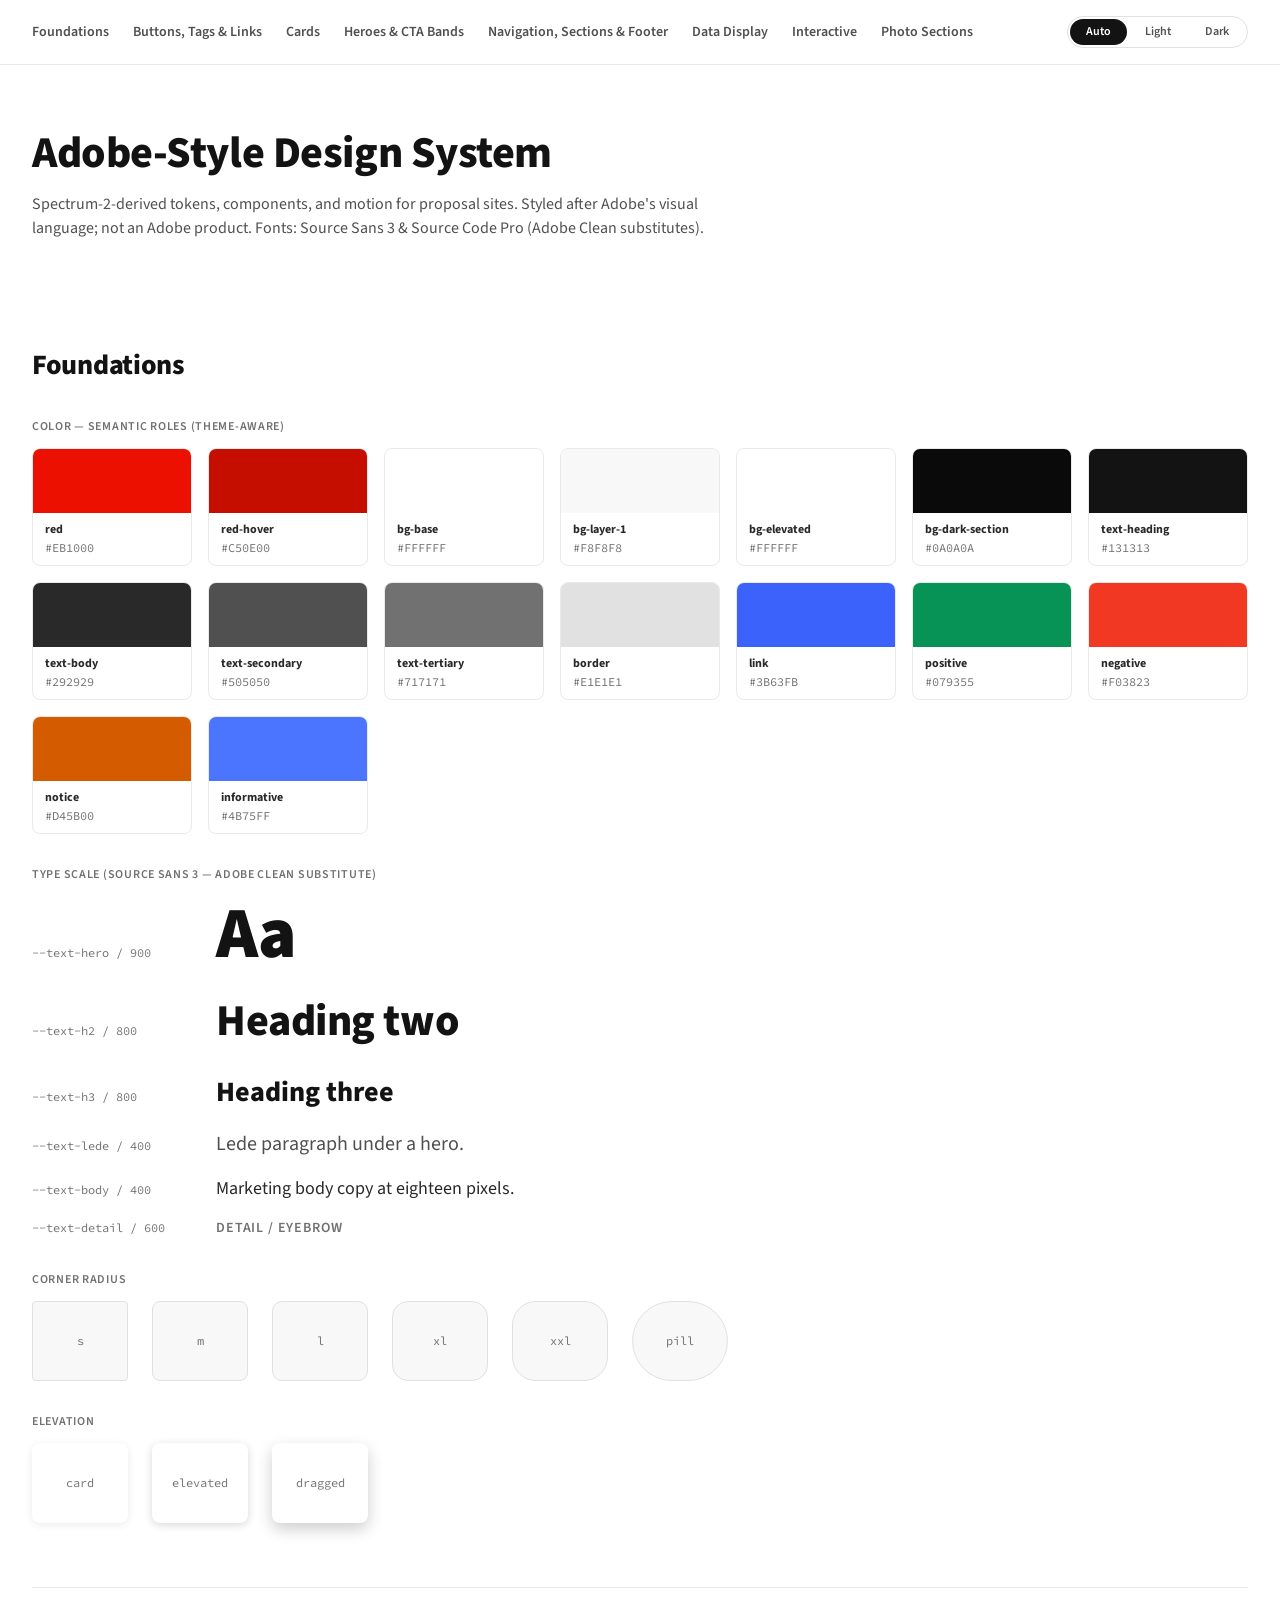
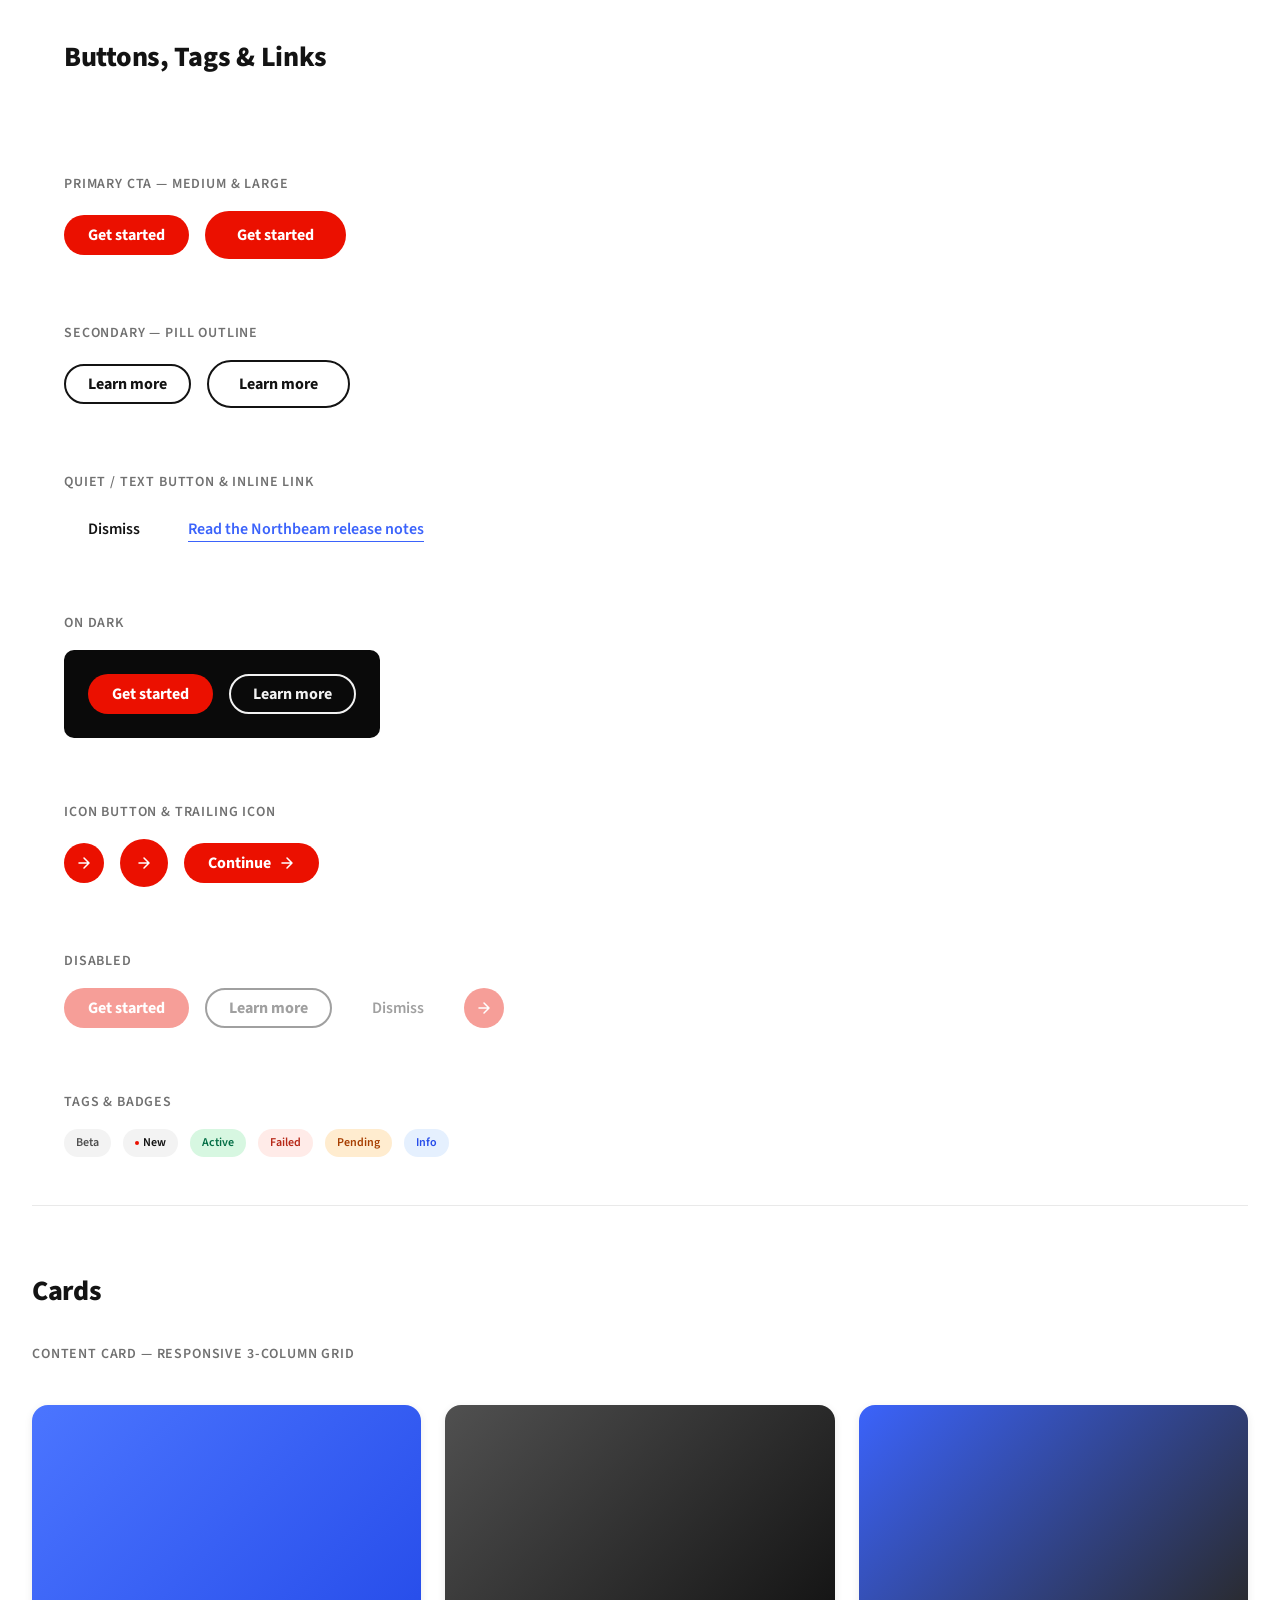
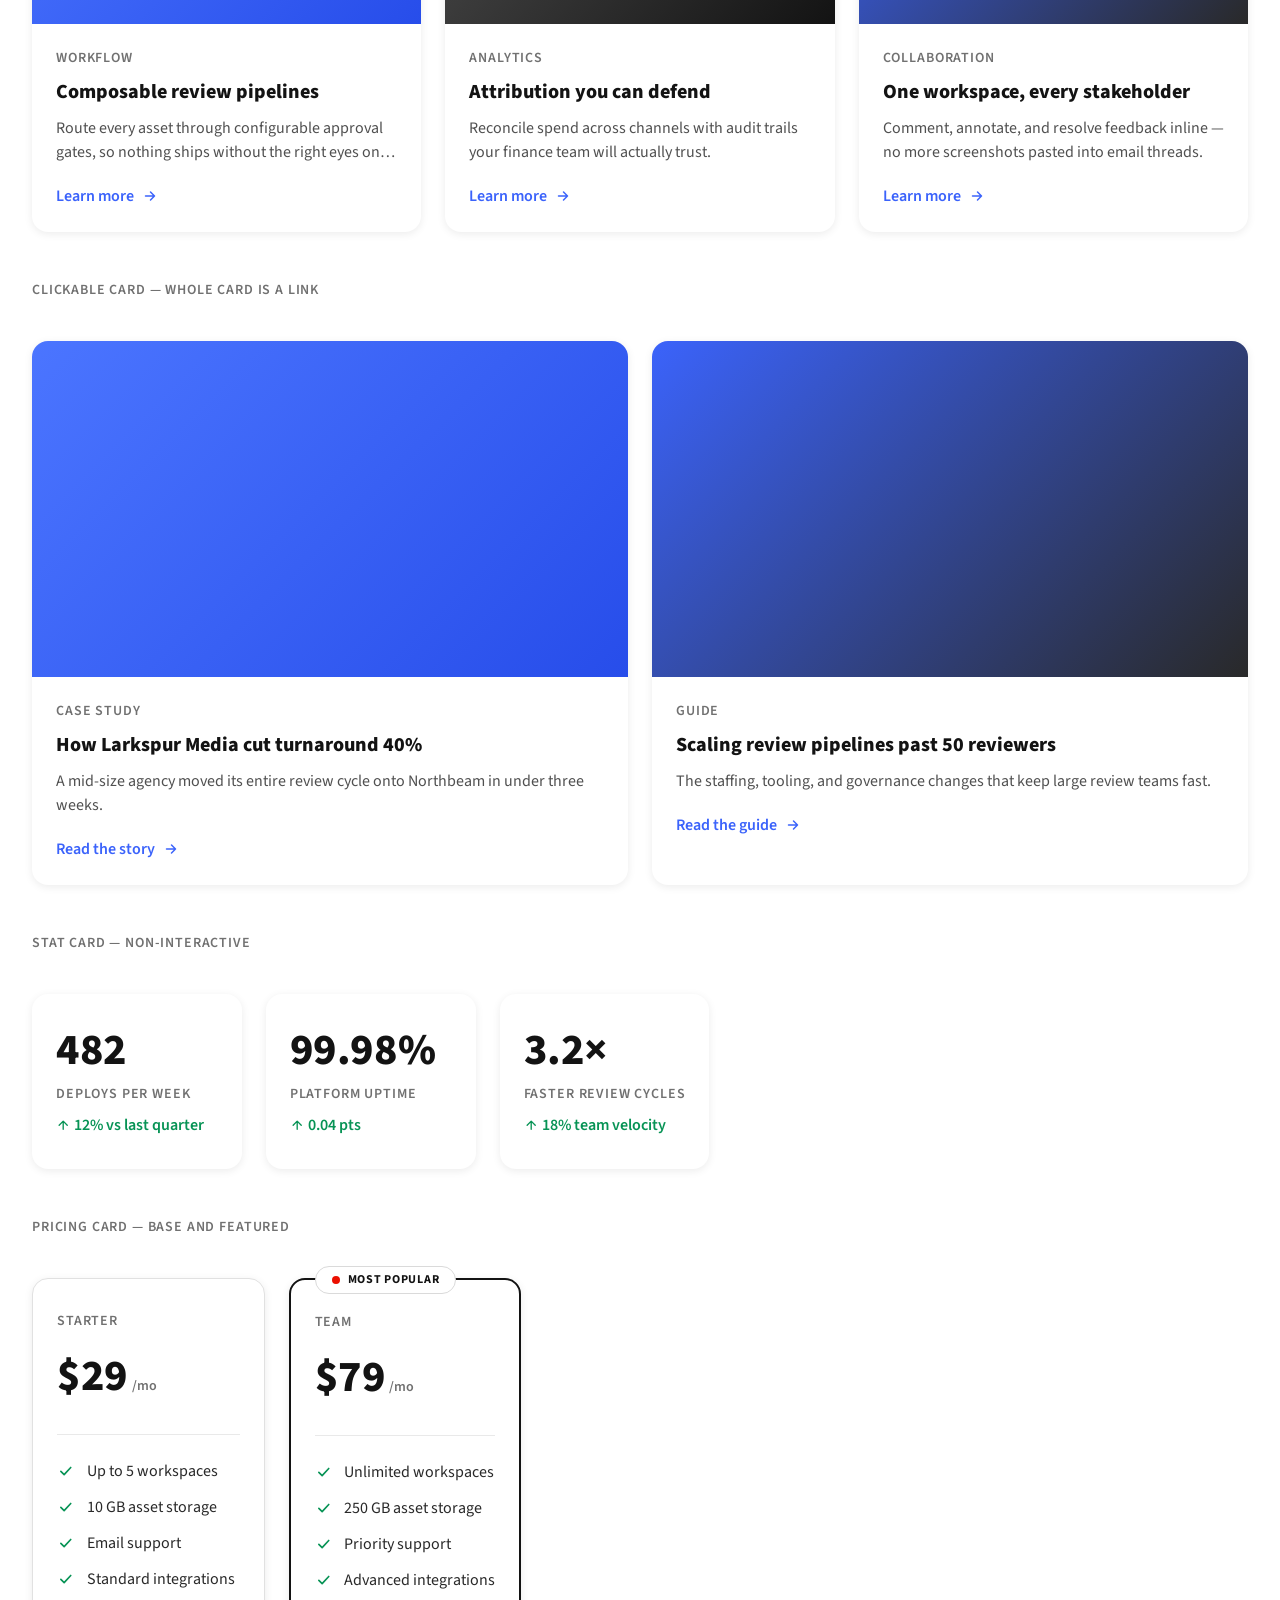
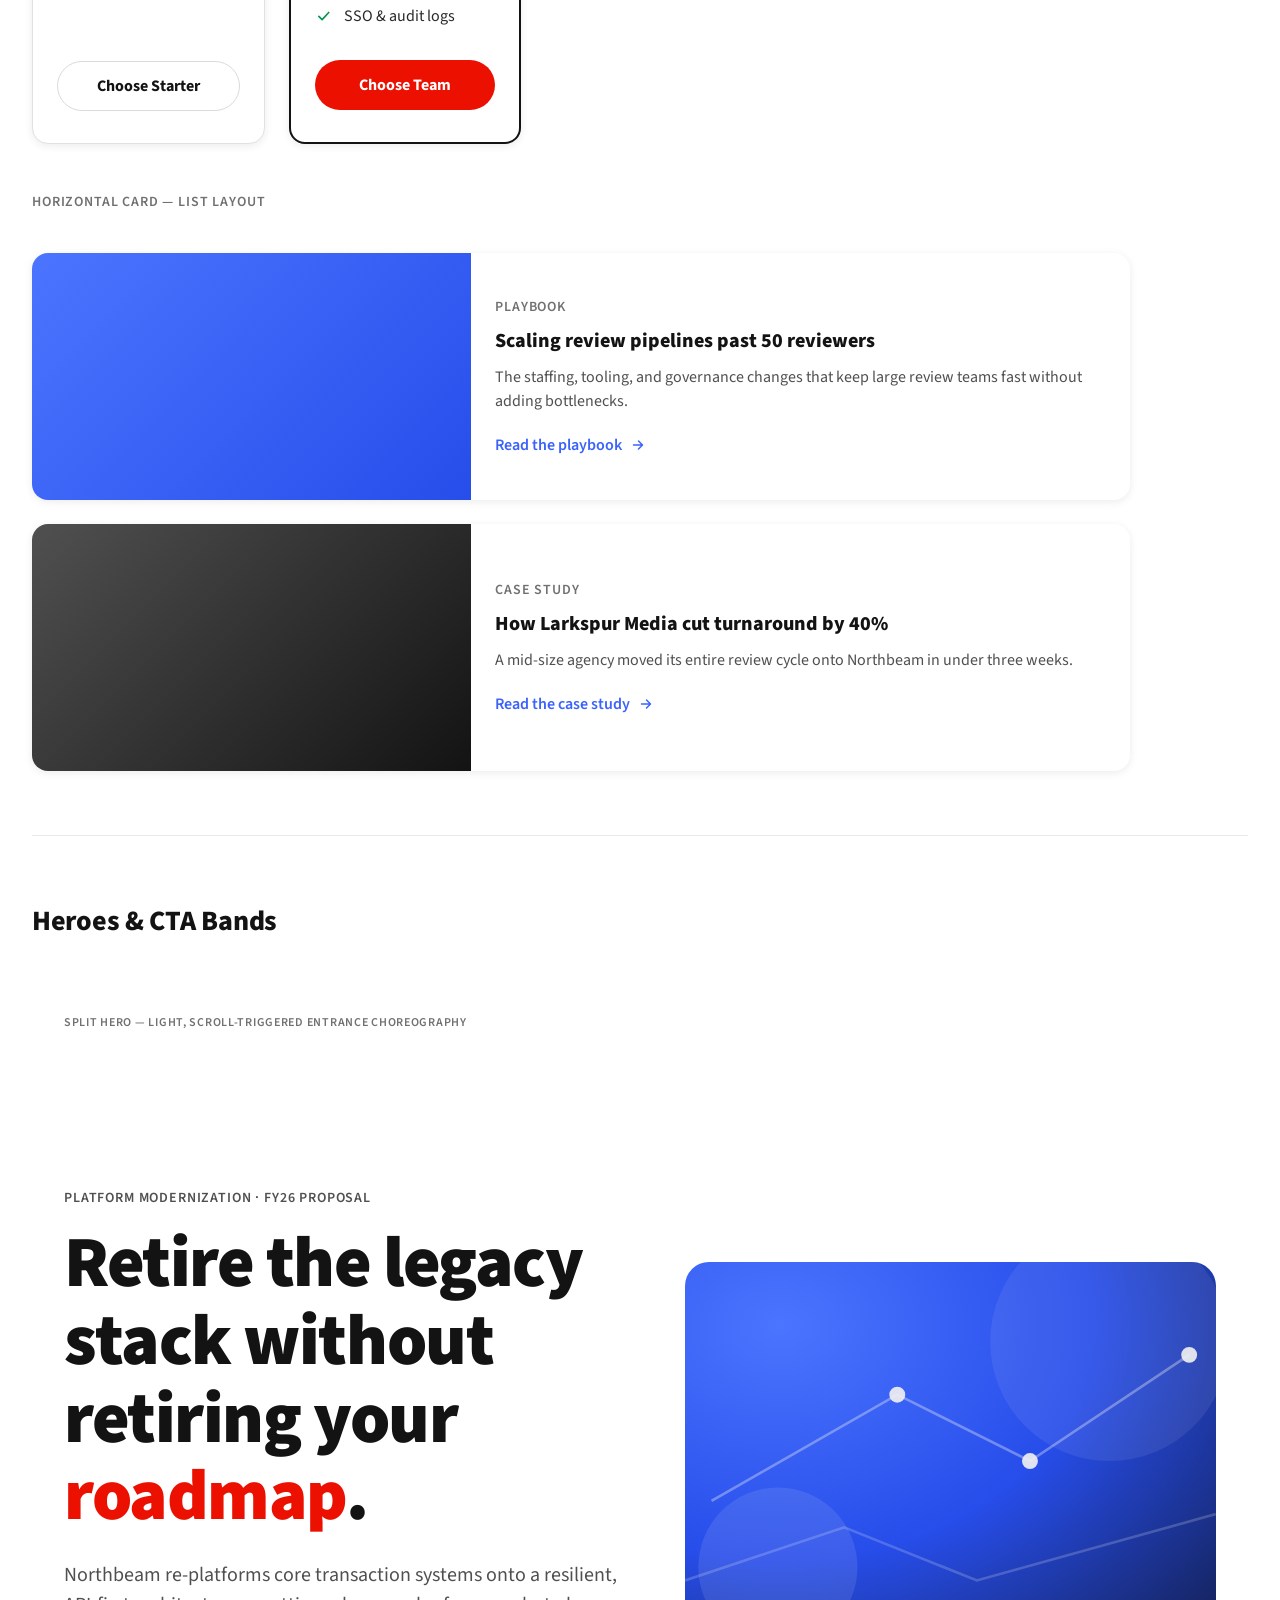
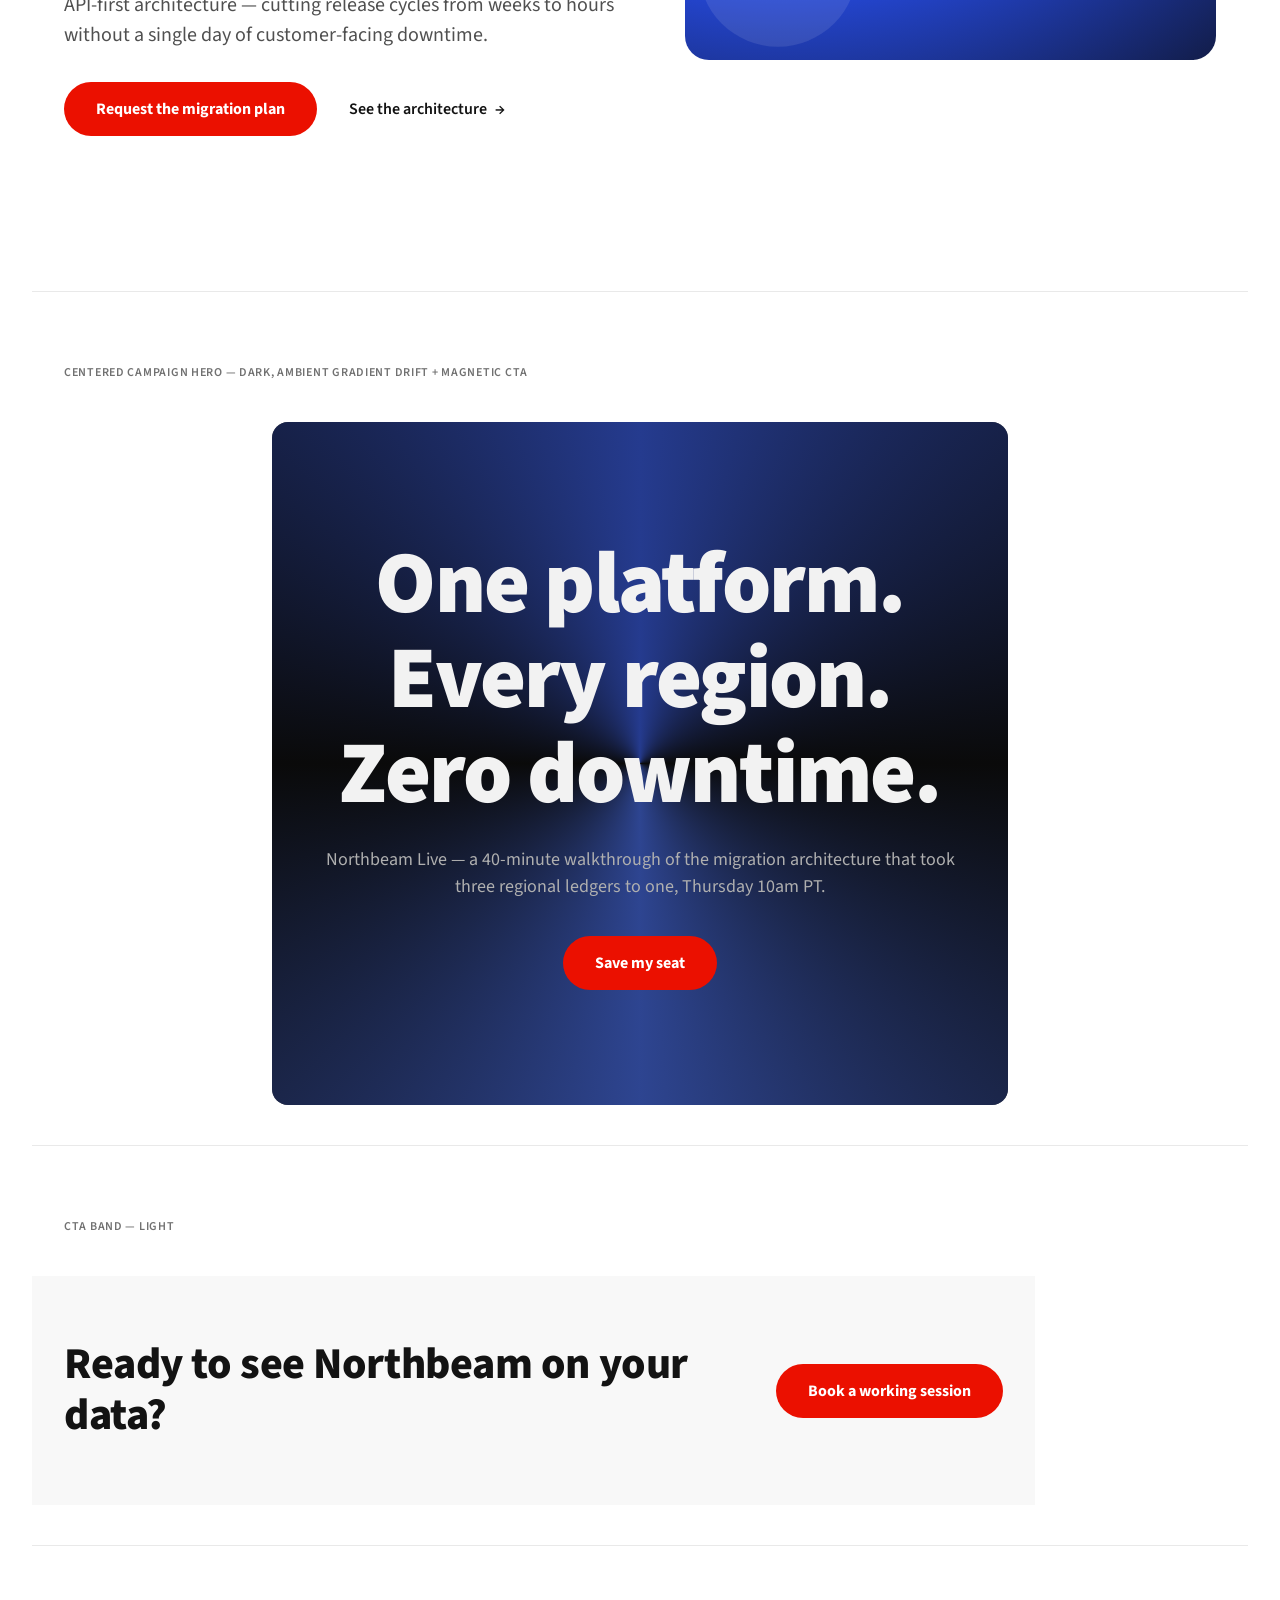
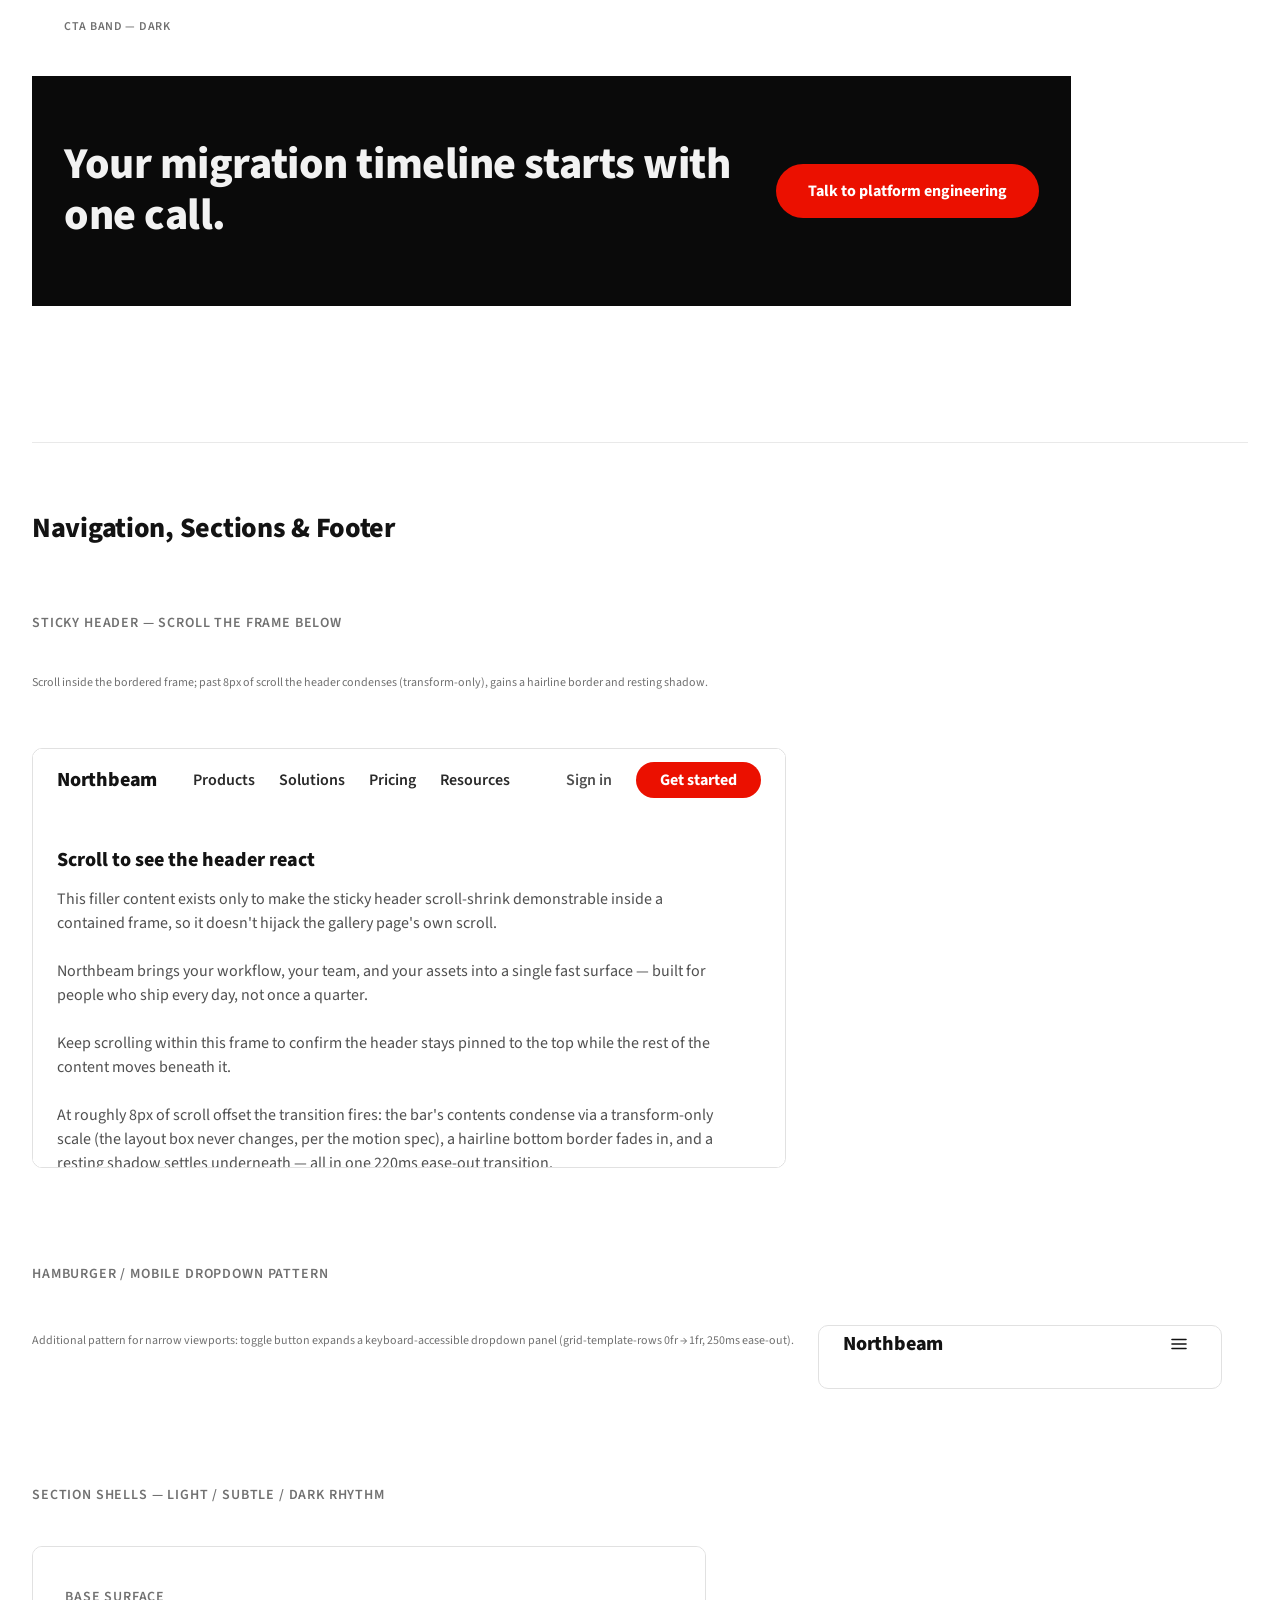
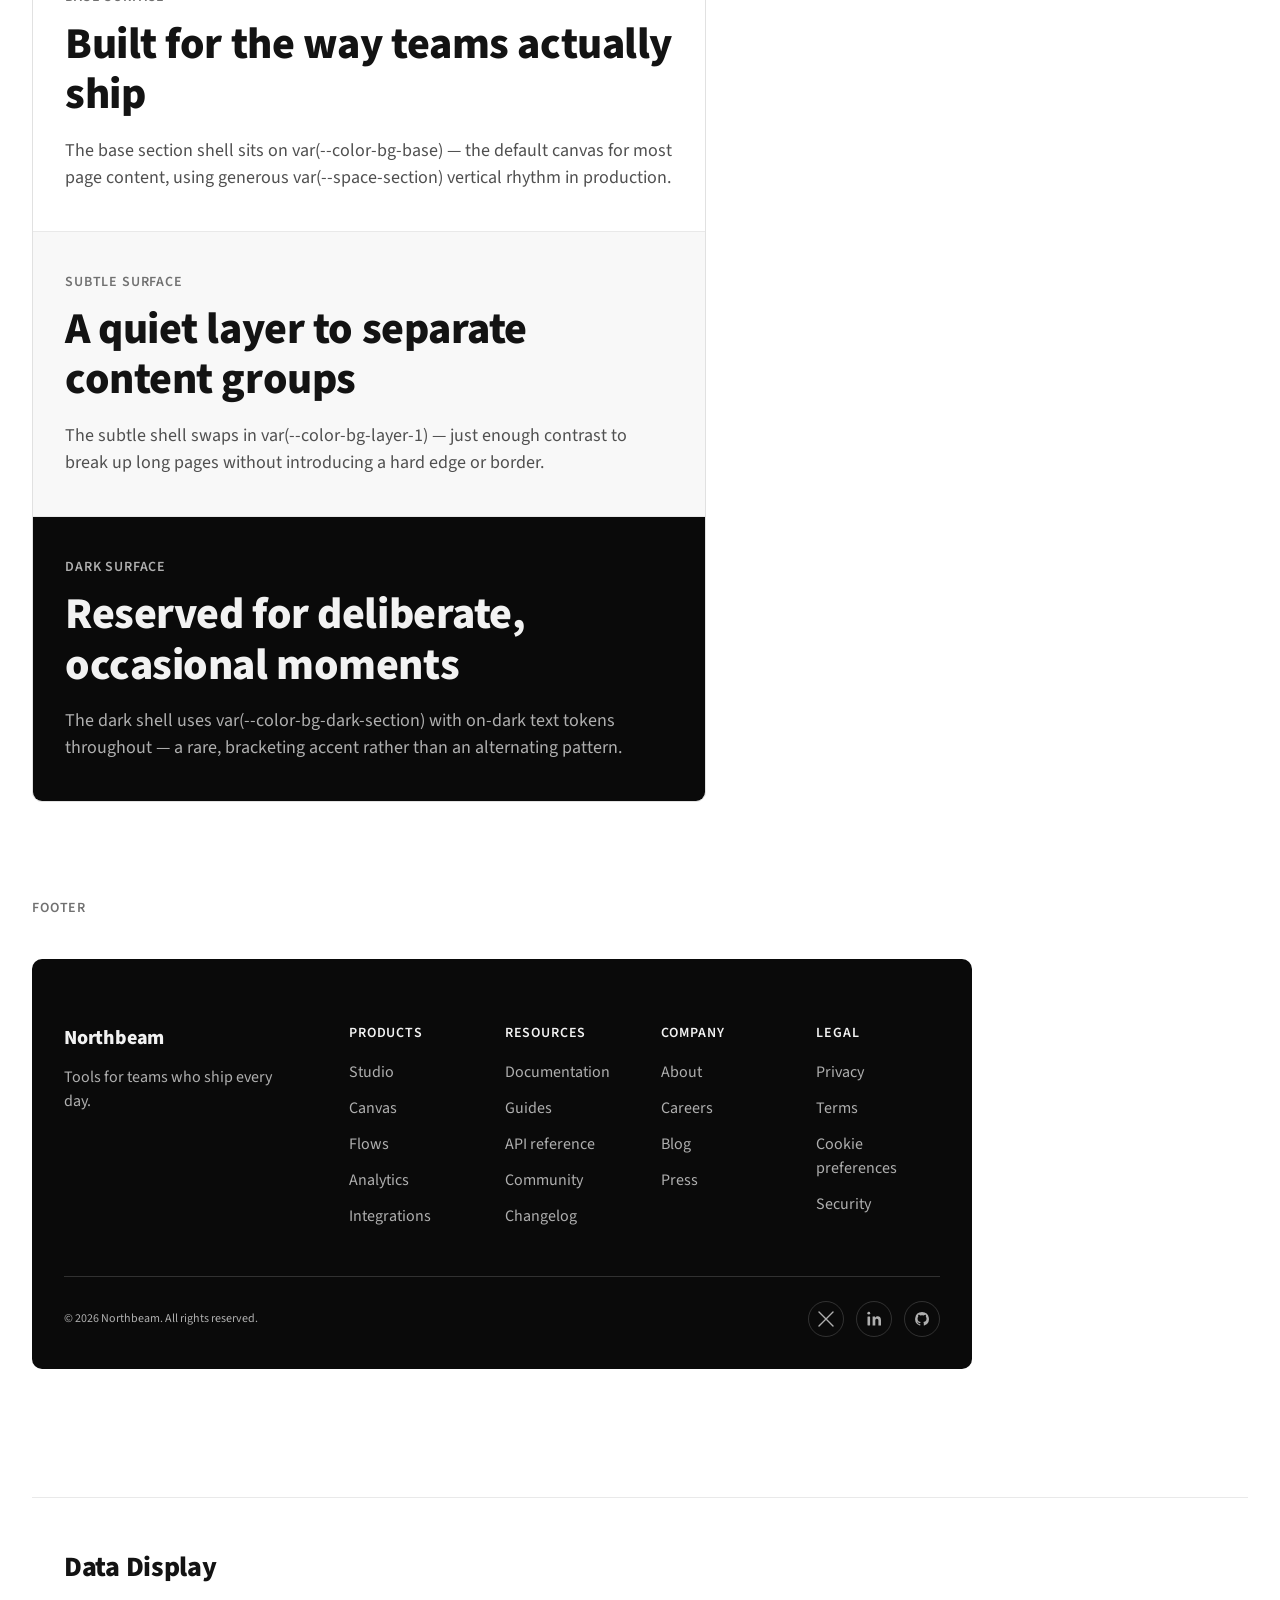
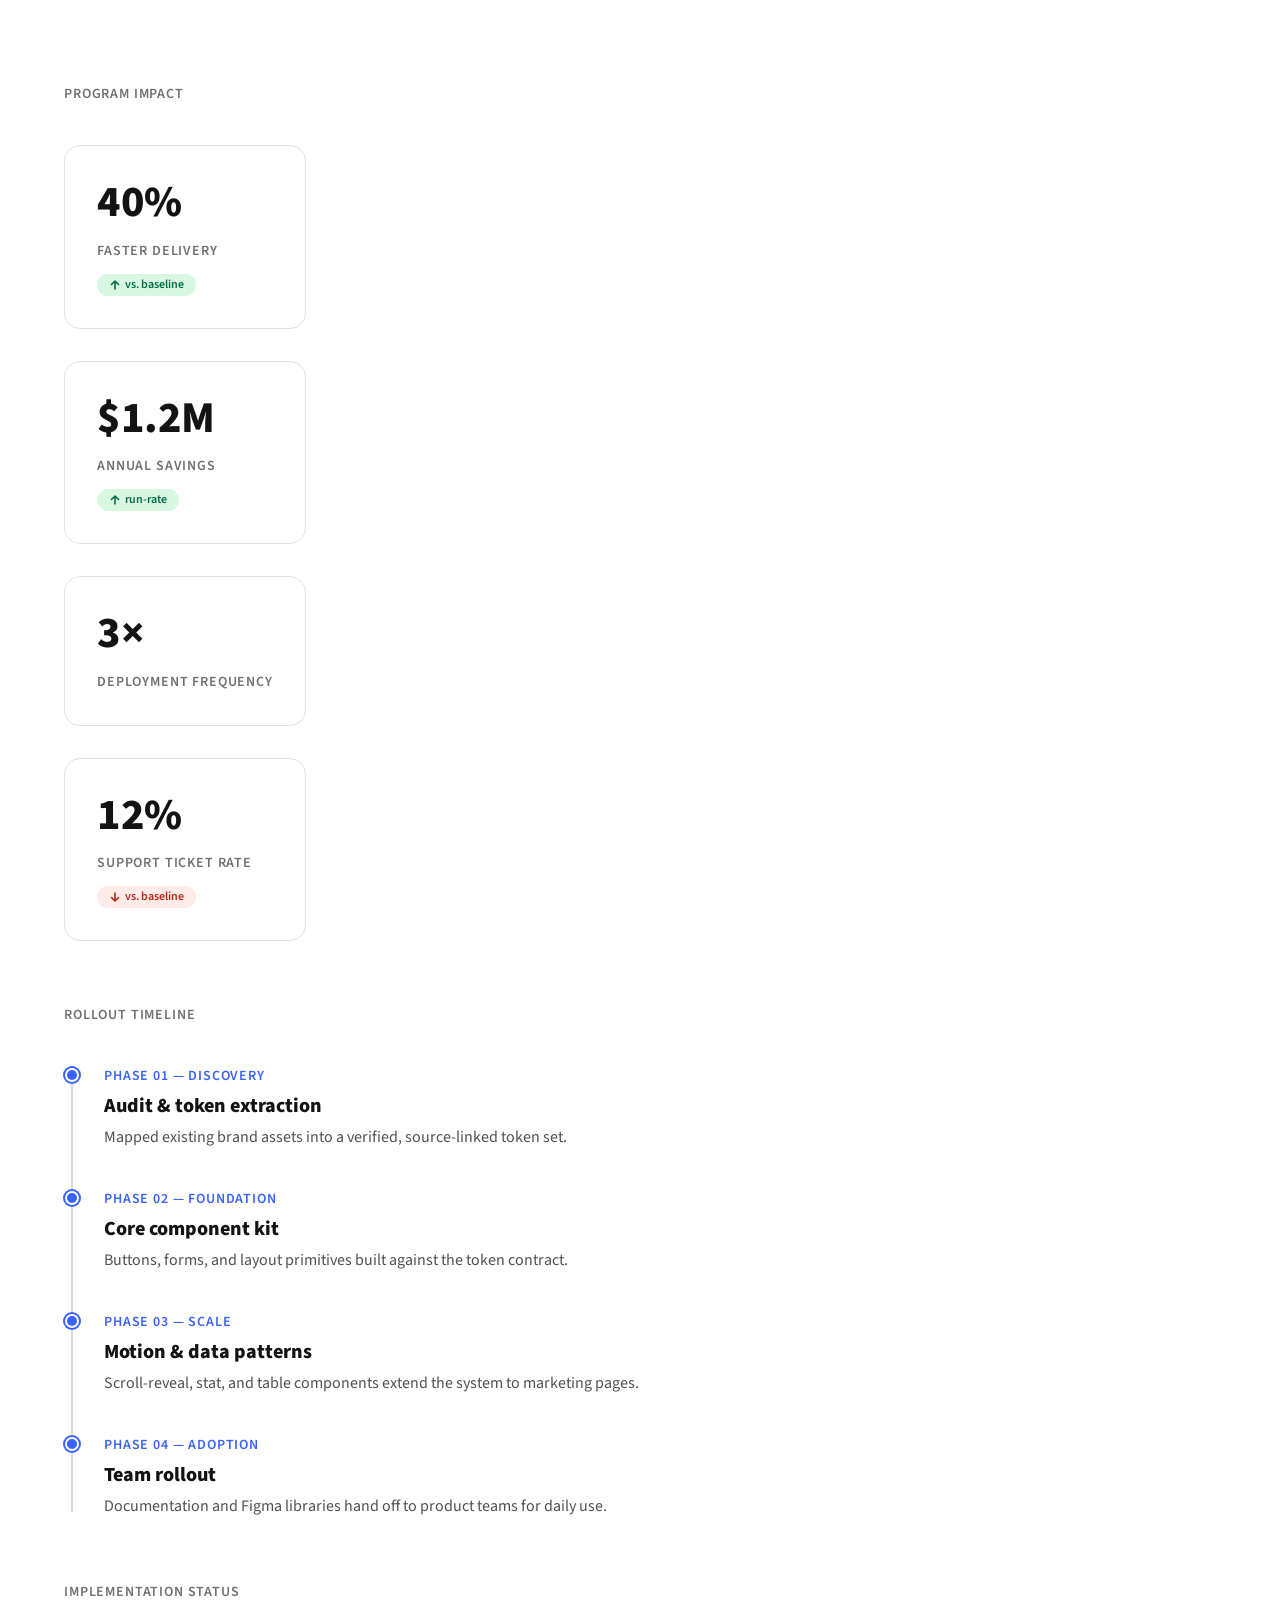
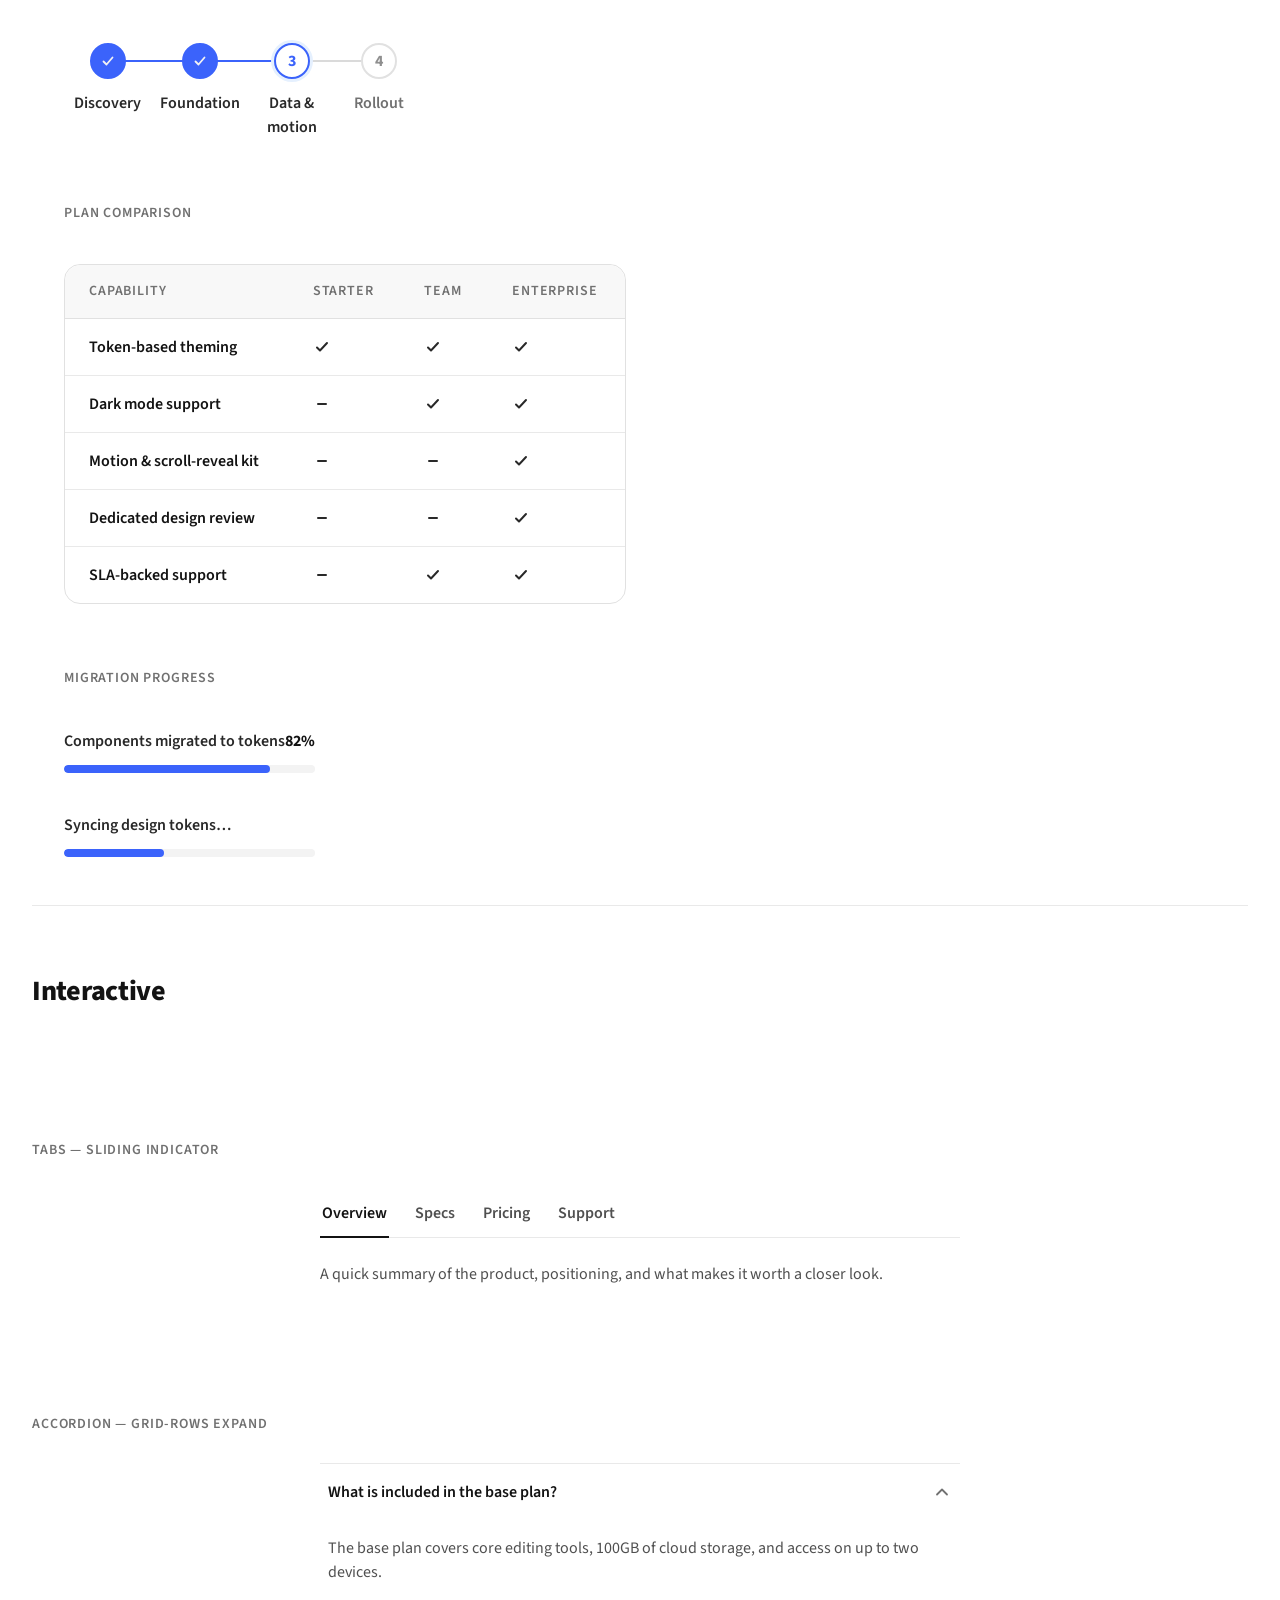
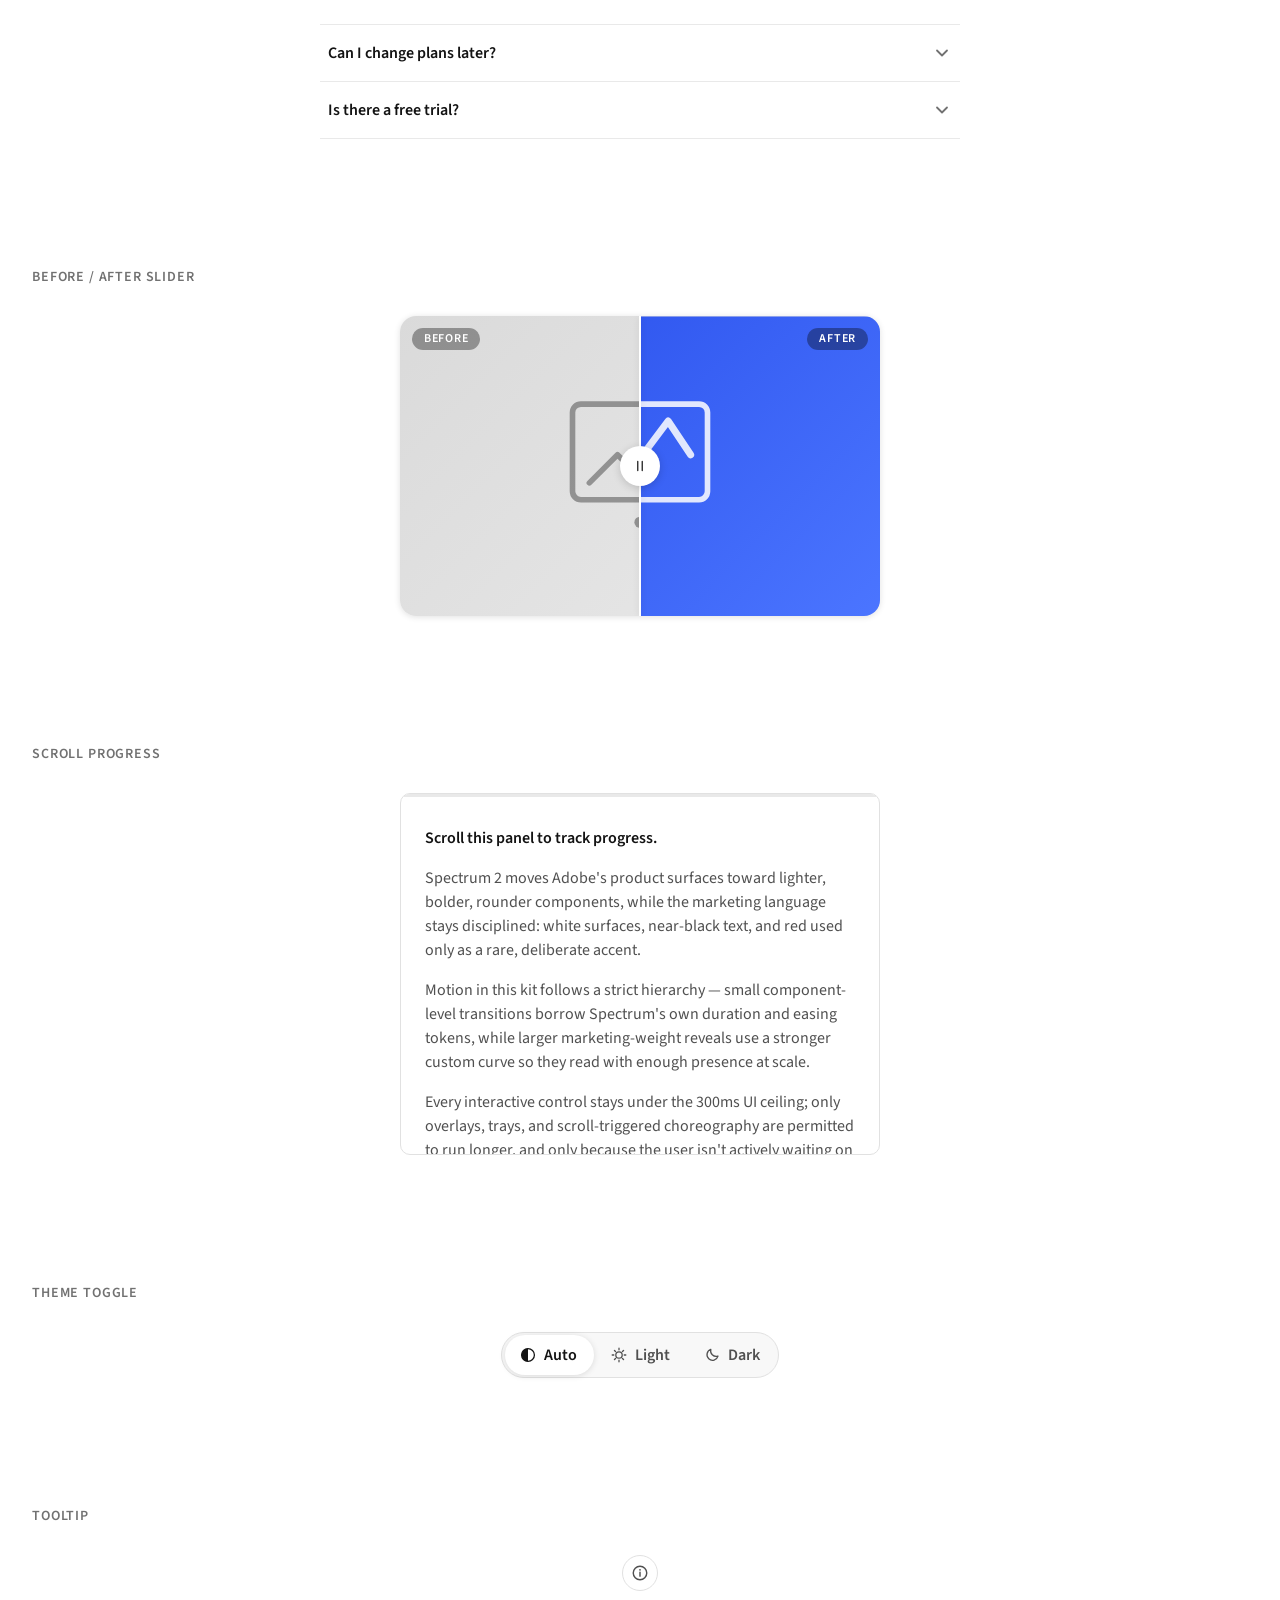
<file: adobe-proposal/design-system/index.html>
<!doctype html>
<html lang="en">
<head>
<meta charset="utf-8">
<meta name="viewport" content="width=device-width, initial-scale=1">
<title>Adobe-Style Design System</title>
<link rel="preconnect" href="https://fonts.googleapis.com">
<link rel="preconnect" href="https://fonts.gstatic.com" crossorigin>
<link href="https://fonts.googleapis.com/css2?family=Source+Sans+3:wght@400;600;700;800;900&family=Source+Code+Pro:wght@400;600&display=swap" rel="stylesheet">
<!-- kit/tokens.css inlined by build_gallery.py — edit the kit file, not this copy -->
<style>
/* ==========================================================================
   Adobe-styled design system — tokens.css (THE CONTRACT)
   ==========================================================================
   Provenance:
   - Color ramps, type scale, spacing, radii, shadows: VERIFIED against
     @adobe/spectrum-tokens 14.14.0 (adobe/spectrum-design-data). See
     research/tokens-inventory.md for per-value sources.
   - Motion durations/easings: real published Spectrum CSS values
     (@spectrum-css/vars 9.0.8 — Spectrum 1; S2 publishes no motion tokens).
     emil overrides per design-system/motion.md §1.
   - --brand-red #EB1000: Adobe corporate "Adobe Red" (brand guideline value,
     not a Spectrum token; not fetch-verified this session). The Spectrum UI
     negative red (#F03823) is a DIFFERENT color and is mapped to
     --color-negative below. Do not swap one for the other.
   - Font: Source Sans 3 substitutes proprietary Adobe Clean.

   Rules for consumers:
   - Components use SEMANTIC tokens (--color-*, --shadow-*, --motion-*,
     --text-*, --space-*) — reach for raw ramp steps (--gray-*, --red-*,
     --blue-*) only when no semantic token fits.
   - Never a literal hex, px shadow, ms duration, or cubic-bezier in
     component CSS. If a needed token is missing, flag it — don't inline it.
   - Dark theme: media-query default + [data-theme] override in both
     directions. Test every component in both.
   ========================================================================== */

:root {
  /* ---- Brand ---------------------------------------------------------- */
  --brand-red:        #EB1000;
  --brand-red-hover:  #C50E00; /* derived: brand red darkened ~15% */
  --brand-red-press:  #A80C00; /* derived: brand red darkened ~28% */
  --brand-on-red:     #FFFFFF; /* white on #EB1000 = 4.6:1 — AA normal, use bold ≥16px */

  /* ---- Gray ramp (Spectrum 2, light set) ------------------------------ */
  --gray-25:   #FFFFFF;
  --gray-50:   #F8F8F8;
  --gray-75:   #F3F3F3;
  --gray-100:  #E9E9E9;
  --gray-200:  #E1E1E1;
  --gray-300:  #DADADA;
  --gray-400:  #C6C6C6;
  --gray-500:  #8F8F8F;
  --gray-600:  #717171;
  --gray-700:  #505050;
  --gray-800:  #292929;
  --gray-900:  #131313;
  --gray-1000: #000000;

  /* ---- Accent / informative blue (Spectrum blue, light set) ----------- */
  --blue-800:  #4B75FF;
  --blue-900:  #3B63FB;
  --blue-1000: #274DEA;

  /* ---- Spectrum UI red (semantic negative — NOT the brand red) -------- */
  --red-800:   #F03823;
  --red-900:   #D73220;

  /* ---- Semantic colors (Spectrum -800 step, light) --------------------- */
  --color-positive:    #079355;
  --color-negative:    #F03823;
  --color-notice:      #D45B00;
  --color-informative: #4B75FF;
  --color-positive-subtle-bg:    #D7F7E1;
  --color-negative-subtle-bg:    #FFEBE8;
  --color-notice-subtle-bg:      #FFECCF;
  --color-informative-subtle-bg: #E5F0FE;
  /* Text ON subtle backgrounds — Spectrum -1000 step, ≥4.5:1 on the pair above */
  --color-positive-on-subtle:    #036E45;
  --color-negative-on-subtle:    #B72818;
  --color-notice-on-subtle:      #A73E00;
  --color-informative-on-subtle: #274DEA;

  /* ---- Surfaces (Spectrum background layers) --------------------------- */
  --color-bg-base:     var(--gray-25);
  --color-bg-layer-1:  var(--gray-50);   /* subtle section differentiation */
  --color-bg-layer-2:  var(--gray-75);
  --color-bg-elevated: #FFFFFF;          /* cards, popovers */
  --color-bg-dark-section: #0A0A0A;      /* deliberate dark sections + footer */

  /* ---- Text ------------------------------------------------------------ */
  --color-text-heading:   var(--gray-900);
  --color-text-body:      var(--gray-800);
  --color-text-secondary: var(--gray-700);
  --color-text-tertiary:  var(--gray-600);
  --color-text-disabled:  var(--gray-500);
  --color-text-on-dark:          #F2F2F2;
  --color-text-on-dark-secondary:#AFAFAF;
  --color-link:        var(--blue-900);
  --color-link-hover:  var(--blue-1000);

  /* ---- Borders / dividers ---------------------------------------------- */
  --color-border:        var(--gray-200);
  --color-border-strong: var(--gray-300);
  --color-divider:       var(--gray-100);
  /* For permanently-dark surfaces (footer, dark sections) — theme-independent */
  --color-border-on-dark:        rgba(255, 255, 255, 0.16);
  --color-border-on-dark-strong: rgba(255, 255, 255, 0.40);
  --color-divider-on-dark:       rgba(255, 255, 255, 0.08);
  --color-bg-on-dark-hover:      rgba(255, 255, 255, 0.14);
  --color-bg-on-dark-press:      rgba(255, 255, 255, 0.22);
  /* Overlays on imagery — theme-independent */
  --color-scrim:         rgba(0, 0, 0, 0.35);
  --color-text-on-media: #FFFFFF;
  /* Scrims for text over photography (photo sections). Text on photos always
     sits on one of these — never directly on the image. */
  --scrim-photo:        linear-gradient(180deg, rgba(0, 0, 0, 0.10) 0%, rgba(0, 0, 0, 0.60) 100%);
  --scrim-photo-strong: linear-gradient(180deg, rgba(0, 0, 0, 0.35) 0%, rgba(0, 0, 0, 0.78) 100%);
  --scrim-photo-left:   linear-gradient(90deg, rgba(0, 0, 0, 0.70) 0%, rgba(0, 0, 0, 0.30) 55%, rgba(0, 0, 0, 0) 100%);

  /* ---- Focus (instant, never animated) --------------------------------- */
  --focus-ring-color: var(--blue-900);
  --focus-ring: 0 0 0 2px var(--color-bg-base), 0 0 0 4px var(--focus-ring-color);

  /* ---- Typography ------------------------------------------------------- */
  --font-sans: "Source Sans 3", "Source Sans Pro", -apple-system, BlinkMacSystemFont,
               "Segoe UI", Helvetica, Arial, sans-serif;
  --font-mono: "Source Code Pro", ui-monospace, SFMono-Regular, Menlo, monospace;

  --weight-regular:   400;
  --weight-semibold:  600;
  --weight-bold:      700;
  --weight-extrabold: 800; /* default heading weight (Spectrum: extra-bold) */
  --weight-black:     900; /* hero / heavy variant */

  /* Fluid marketing scale (research/design-rules.md §1) */
  --text-hero:    clamp(2.75rem, 4.5vw + 1rem, 4.5rem);  /* 44 → 72px */
  --text-display: clamp(3.25rem, 6vw + 1rem, 5.5rem);    /* 52 → 88px, campaign heroes only */
  --text-h2:      clamp(1.75rem, 2.5vw + 1rem, 2.75rem); /* 28 → 44px */
  --text-h3:      clamp(1.25rem, 1vw + 1rem, 1.75rem);   /* 20 → 28px */
  --text-h4:      1.25rem;                                /* 20px */
  --text-lede:    1.25rem;   /* 20px — opening paragraph under a hero */
  --text-body:    1.125rem;  /* 18px marketing body */
  --text-body-s:  1rem;      /* 16px */
  --text-detail:  0.875rem;  /* 14px — eyebrows/meta; pair with --tracking-detail + uppercase */
  --text-caption: 0.75rem;   /* 12px */

  --leading-hero:    1.08; /* display type sits tight */
  --leading-heading: 1.15;
  --leading-sub:     1.3;  /* Spectrum heading line-height */
  --leading-body:    1.5;  /* Spectrum body line-height */

  --tracking-hero:   -0.02em; /* negative tracking only ≥ ~20px */
  --tracking-h2:     -0.01em;
  --tracking-body:    0;
  --tracking-detail:  0.06em; /* Spectrum detail-letter-spacing */

  /* ---- Spacing (Spectrum scale) ----------------------------------------- */
  --space-25:  1px;
  --space-50:  2px;
  --space-75:  4px;
  --space-100: 8px;
  --space-200: 12px;
  --space-300: 16px;
  --space-400: 24px;
  --space-500: 32px;
  --space-600: 40px;
  --space-700: 48px;
  --space-800: 64px;
  --space-900: 80px;
  --space-1000: 96px;

  /* Layout rhythm (research/design-rules.md §3) */
  --space-section:   clamp(3.5rem, 9vw, 7.5rem); /* 56 → 120px section pad */
  --container-max:   1280px;
  --container-wide:  1440px; /* hero/visual sections only */
  --container-text:  42rem;  /* 672px — body copy column cap */
  --gutter:          clamp(1rem, 3vw, 2rem);

  /* ---- Corner radius (Spectrum 2 scale + marketing media tier) --------- */
  --radius-s:    4px;
  --radius-m:    8px;
  --radius-l:    10px;
  --radius-xl:   16px;   /* cards, media */
  --radius-xxl:  24px;   /* large hero media */
  --radius-pill: 999px;  /* primary CTAs — the Spectrum 2 signature */

  /* ---- Elevation (Spectrum geometry + light opacities) ------------------ */
  --shadow-resting:  0 1px 6px rgba(0, 0, 0, 0.12);
  --shadow-elevated: 0 2px 8px rgba(0, 0, 0, 0.16);
  --shadow-dragged:  0 6px 16px rgba(0, 0, 0, 0.20);
  /* Marketing-tier card shadows (derived: softer resting, bloomed hover) */
  --shadow-card:       0 2px 8px rgba(0, 0, 0, 0.08);
  --shadow-card-hover: 0 12px 32px rgba(0, 0, 0, 0.14);

  /* ---- Motion (design-system/motion.md §1 — use these names ONLY) ------- */
  --motion-duration-instant: 0ms;
  --motion-duration-100: 130ms;  /* press feedback, button hover, tooltips */
  --motion-duration-200: 160ms;  /* hover color/border/shadow, tag, tray exit */
  --motion-duration-300: 190ms;  /* menu close, scrim exit */
  --motion-duration-400: 220ms;  /* dropdown open, popover, card hover lift */
  --motion-duration-500: 250ms;  /* panel entry, accordion expand */
  --motion-duration-600: 300ms;  /* UI ceiling — nothing interactive exceeds this */
  --motion-duration-900: 450ms;  /* modal open/close */
  --motion-duration-1000: 500ms; /* absolute overlay ceiling */
  --motion-duration-scroll-reveal: 550ms;
  --motion-duration-loop: 1000ms;

  --motion-ease-linear:     cubic-bezier(0, 0, 1, 1);
  --motion-ease-in-out:     cubic-bezier(0.45, 0, 0.4, 1);
  --motion-ease-out:        cubic-bezier(0, 0, 0.4, 1);      /* small component motion */
  --motion-ease-out-strong: cubic-bezier(0.23, 1, 0.32, 1);  /* hero / scroll-reveal scale */
  --motion-ease-spring:     cubic-bezier(0.34, 1.56, 0.64, 1); /* micro-interactions only */
  --motion-ease-drawer:     cubic-bezier(0.32, 0.72, 0, 1);
  /* NOTE: no ease-in token exists, by design. Exits use ease-out, shorter
     duration than the matching entrance. See motion.md §1.3. */

  color-scheme: light;
}

/* ==========================================================================
   Dark theme — media-query default, [data-theme] wins in both directions
   ========================================================================== */

:root[data-theme="dark"] { color-scheme: dark; }

@media (prefers-color-scheme: dark) {
  :root:not([data-theme="light"]) { color-scheme: dark; }
}

/* Shared dark values, applied under both selectors below */
:root[data-theme="dark"] {
  --gray-25:   #111111; --gray-50:  #1B1B1B; --gray-75:  #222222;
  --gray-100:  #2C2C2C; --gray-200: #323232; --gray-300: #393939;
  --gray-400:  #444444; --gray-500: #6D6D6D; --gray-600: #8A8A8A;
  --gray-700:  #AFAFAF; --gray-800: #DBDBDB; --gray-900: #F2F2F2;
  --gray-1000: #FFFFFF;

  --blue-800: #4069FD; --blue-900: #5681FF; --blue-1000: #6995FE;
  --red-800:  #DF3422; --red-900:  #FC432E;

  --color-positive:    #068850;
  --color-negative:    #DF3422;
  --color-notice:      #C75200;
  --color-informative: #4069FD;
  --color-positive-subtle-bg:    #003326;
  --color-negative-subtle-bg:    #571107;
  --color-notice-subtle-bg:      #501B00;
  --color-informative-subtle-bg: #0C2175;
  --color-positive-on-subtle:    #0EAF62;
  --color-negative-on-subtle:    #FF6756;
  --color-notice-on-subtle:      #F37500;
  --color-informative-on-subtle: #6995FE;

  --color-bg-elevated: #222222;
  --color-bg-dark-section: #060606;
  --color-text-on-dark: #F2F2F2;
  --color-text-on-dark-secondary: #AFAFAF;

  --shadow-resting:  0 1px 6px rgba(0, 0, 0, 0.36);
  --shadow-elevated: 0 2px 8px rgba(0, 0, 0, 0.48);
  --shadow-dragged:  0 6px 16px rgba(0, 0, 0, 0.60);
  --shadow-card:       0 2px 8px rgba(0, 0, 0, 0.30);
  --shadow-card-hover: 0 12px 32px rgba(0, 0, 0, 0.45);
}

@media (prefers-color-scheme: dark) {
  :root:not([data-theme="light"]) {
    --gray-25:   #111111; --gray-50:  #1B1B1B; --gray-75:  #222222;
    --gray-100:  #2C2C2C; --gray-200: #323232; --gray-300: #393939;
    --gray-400:  #444444; --gray-500: #6D6D6D; --gray-600: #8A8A8A;
    --gray-700:  #AFAFAF; --gray-800: #DBDBDB; --gray-900: #F2F2F2;
    --gray-1000: #FFFFFF;

    --blue-800: #4069FD; --blue-900: #5681FF; --blue-1000: #6995FE;
    --red-800:  #DF3422; --red-900:  #FC432E;

    --color-positive:    #068850;
    --color-negative:    #DF3422;
    --color-notice:      #C75200;
    --color-informative: #4069FD;
    --color-positive-subtle-bg:    #003326;
    --color-negative-subtle-bg:    #571107;
    --color-notice-subtle-bg:      #501B00;
    --color-informative-subtle-bg: #0C2175;
    --color-positive-on-subtle:    #0EAF62;
    --color-negative-on-subtle:    #FF6756;
    --color-notice-on-subtle:      #F37500;
    --color-informative-on-subtle: #6995FE;

    --color-bg-elevated: #222222;
    --color-bg-dark-section: #060606;
    --color-text-on-dark: #F2F2F2;
    --color-text-on-dark-secondary: #AFAFAF;

    --shadow-resting:  0 1px 6px rgba(0, 0, 0, 0.36);
    --shadow-elevated: 0 2px 8px rgba(0, 0, 0, 0.48);
    --shadow-dragged:  0 6px 16px rgba(0, 0, 0, 0.60);
    --shadow-card:       0 2px 8px rgba(0, 0, 0, 0.30);
    --shadow-card-hover: 0 12px 32px rgba(0, 0, 0, 0.45);
  }
}

/* ==========================================================================
   Reduced motion — durations collapse to 1ms (not 0: transitionend must
   still fire). Components additionally follow motion.md §6 (JS observers
   short-circuit; transform-based movement removed).
   ========================================================================== */

@media (prefers-reduced-motion: reduce) {
  :root {
    --motion-duration-100: 1ms;  --motion-duration-200: 1ms;
    --motion-duration-300: 1ms;  --motion-duration-400: 1ms;
    --motion-duration-500: 1ms;  --motion-duration-600: 1ms;
    --motion-duration-900: 1ms;  --motion-duration-1000: 1ms;
    --motion-duration-scroll-reveal: 1ms;
    --motion-duration-loop: 1ms;
  }
}

</style>
<style>

/* ---- gallery chrome (not part of the kit) ---- */
* { box-sizing: border-box; }
html { scroll-behavior: smooth; }
body {
  margin: 0;
  font-family: var(--font-sans);
  background: var(--color-bg-base);
  color: var(--color-text-body);
  font-size: var(--text-body-s);
  line-height: var(--leading-body);
}
.g-header {
  padding: var(--space-800) var(--gutter) var(--space-600);
  max-width: var(--container-max);
  margin: 0 auto;
}
.g-header h1 {
  font-size: var(--text-h2);
  font-weight: var(--weight-extrabold);
  letter-spacing: var(--tracking-h2);
  line-height: var(--leading-heading);
  color: var(--color-text-heading);
  margin: 0 0 var(--space-200);
}
.g-header p {
  margin: 0;
  max-width: var(--container-text);
  color: var(--color-text-secondary);
}
.g-topbar {
  display: flex; flex-wrap: wrap; gap: var(--space-300);
  align-items: center; justify-content: space-between;
  max-width: var(--container-max); margin: 0 auto;
  padding: var(--space-300) var(--gutter);
  border-bottom: 1px solid var(--color-divider);
  position: sticky; top: 0; z-index: 50;
  background: var(--color-bg-base);
}
.g-toc { display: flex; flex-wrap: wrap; gap: var(--space-100) var(--space-400); }
.g-toc a {
  color: var(--color-text-secondary); text-decoration: none;
  font-weight: var(--weight-semibold); font-size: var(--text-detail);
}
@media (hover: hover) and (pointer: fine) {
  .g-toc a:hover { color: var(--color-text-heading); }
}
.g-toc a:focus-visible { box-shadow: var(--focus-ring); outline: none; border-radius: var(--radius-s); }
.g-theme { display: inline-flex; border: 1px solid var(--color-border); border-radius: var(--radius-pill); padding: var(--space-50); gap: var(--space-50); }
.g-theme button {
  font: inherit; font-size: var(--text-caption); font-weight: var(--weight-semibold);
  border: 0; background: transparent; color: var(--color-text-secondary);
  padding: var(--space-75) var(--space-300); border-radius: var(--radius-pill); cursor: pointer;
}
.g-theme button[aria-pressed="true"] { background: var(--color-text-heading); color: var(--color-bg-base); }
.g-theme button:focus-visible { box-shadow: var(--focus-ring); outline: none; }
main { max-width: var(--container-max); margin: 0 auto; padding: 0 var(--gutter) var(--space-1000); }
.ds-demo { padding: var(--space-800) 0; border-top: 1px solid var(--color-divider); }
.ds-demo:first-of-type { border-top: 0; }
.g-sec-title {
  font-size: var(--text-h3); font-weight: var(--weight-extrabold);
  letter-spacing: var(--tracking-h2); color: var(--color-text-heading);
  margin: 0 0 var(--space-500);
}
.ds-row { display: flex; flex-wrap: wrap; gap: var(--space-400); align-items: center; margin: 0 0 var(--space-500); }
.ds-label {
  display: block; width: 100%;
  font-size: var(--text-caption); font-weight: var(--weight-semibold);
  letter-spacing: var(--tracking-detail); text-transform: uppercase;
  color: var(--color-text-tertiary); margin: var(--space-500) 0 var(--space-200);
}
.g-foot {
  border-top: 1px solid var(--color-divider);
  max-width: var(--container-max); margin: 0 auto;
  padding: var(--space-500) var(--gutter);
  font-size: var(--text-caption); color: var(--color-text-tertiary);
}
/* foundations */
.g-swatches { display: grid; grid-template-columns: repeat(auto-fill, minmax(150px, 1fr)); gap: var(--space-300); margin-bottom: var(--space-500); }
.g-swatch { border: 1px solid var(--color-divider); border-radius: var(--radius-m); overflow: hidden; }
.g-swatch-chip { height: var(--space-800); }
.g-swatch-meta { padding: var(--space-100) var(--space-200); font-size: var(--text-caption); }
.g-swatch-meta code { font-family: var(--font-mono); color: var(--color-text-tertiary); font-size: var(--text-caption); display: block; }
.g-type-row { display: flex; align-items: baseline; gap: var(--space-400); margin-bottom: var(--space-300); }
.g-type-row code { font-family: var(--font-mono); font-size: var(--text-caption); color: var(--color-text-tertiary); min-width: 10rem; }
.g-radius-row { display: flex; gap: var(--space-400); flex-wrap: wrap; }
.g-radius-box {
  width: var(--space-1000); height: var(--space-900);
  background: var(--color-bg-layer-1); border: 1px solid var(--color-border);
  display: flex; align-items: center; justify-content: center;
  font-size: var(--text-caption); color: var(--color-text-tertiary); font-family: var(--font-mono);
}

</style>
</head>
<body>
<div class="g-topbar">
  <nav class="g-toc"><a href="#demo-foundations">Foundations</a><a href="#demo-buttons">Buttons, Tags &amp; Links</a><a href="#demo-cards">Cards</a><a href="#demo-hero">Heroes &amp; CTA Bands</a><a href="#demo-navigation">Navigation, Sections &amp; Footer</a><a href="#demo-data">Data Display</a><a href="#demo-interactive">Interactive</a><a href="#demo-photo">Photo Sections</a></nav>
  <div class="g-theme" role="group" aria-label="Theme">
    <button type="button" data-mode="auto" aria-pressed="true">Auto</button>
    <button type="button" data-mode="light" aria-pressed="false">Light</button>
    <button type="button" data-mode="dark" aria-pressed="false">Dark</button>
  </div>
</div>
<header class="g-header">
  <h1>Adobe-Style Design System</h1>
  <p>Spectrum-2-derived tokens, components, and motion for proposal sites.
     Styled after Adobe's visual language; not an Adobe product. Fonts:
     Source Sans 3 &amp; Source Code Pro (Adobe Clean substitutes).</p>
</header>
<main>

<section class="ds-demo" id="demo-foundations" data-title="Foundations">
  <span class="ds-label">Color — semantic roles (theme-aware)</span>
  <div class="g-swatches" data-swatches="--brand-red --brand-red-hover --color-bg-base --color-bg-layer-1 --color-bg-elevated --color-bg-dark-section --color-text-heading --color-text-body --color-text-secondary --color-text-tertiary --color-border --color-link --color-positive --color-negative --color-notice --color-informative"></div>
  <span class="ds-label">Type scale (Source Sans 3 — Adobe Clean substitute)</span>
  <div>
    <div class="g-type-row"><code>--text-hero / 900</code><span style="font-size:var(--text-hero);font-weight:var(--weight-black);letter-spacing:var(--tracking-hero);line-height:var(--leading-hero);color:var(--color-text-heading)">Aa</span></div>
    <div class="g-type-row"><code>--text-h2 / 800</code><span style="font-size:var(--text-h2);font-weight:var(--weight-extrabold);letter-spacing:var(--tracking-h2);color:var(--color-text-heading)">Heading two</span></div>
    <div class="g-type-row"><code>--text-h3 / 800</code><span style="font-size:var(--text-h3);font-weight:var(--weight-extrabold);color:var(--color-text-heading)">Heading three</span></div>
    <div class="g-type-row"><code>--text-lede / 400</code><span style="font-size:var(--text-lede);color:var(--color-text-secondary)">Lede paragraph under a hero.</span></div>
    <div class="g-type-row"><code>--text-body / 400</code><span style="font-size:var(--text-body)">Marketing body copy at eighteen pixels.</span></div>
    <div class="g-type-row"><code>--text-detail / 600</code><span style="font-size:var(--text-detail);font-weight:var(--weight-semibold);letter-spacing:var(--tracking-detail);text-transform:uppercase;color:var(--color-text-tertiary)">Detail / eyebrow</span></div>
  </div>
  <span class="ds-label">Corner radius</span>
  <div class="g-radius-row">
    <div class="g-radius-box" style="border-radius:var(--radius-s)">s</div>
    <div class="g-radius-box" style="border-radius:var(--radius-m)">m</div>
    <div class="g-radius-box" style="border-radius:var(--radius-l)">l</div>
    <div class="g-radius-box" style="border-radius:var(--radius-xl)">xl</div>
    <div class="g-radius-box" style="border-radius:var(--radius-xxl)">xxl</div>
    <div class="g-radius-box" style="border-radius:var(--radius-pill)">pill</div>
  </div>
  <span class="ds-label">Elevation</span>
  <div class="g-radius-row">
    <div class="g-radius-box" style="border:0;box-shadow:var(--shadow-card);background:var(--color-bg-elevated);border-radius:var(--radius-m)">card</div>
    <div class="g-radius-box" style="border:0;box-shadow:var(--shadow-elevated);background:var(--color-bg-elevated);border-radius:var(--radius-m)">elevated</div>
    <div class="g-radius-box" style="border:0;box-shadow:var(--shadow-dragged);background:var(--color-bg-elevated);border-radius:var(--radius-m)">dragged</div>
  </div>
</section>
<section class="ds-demo" id="demo-buttons" data-title="Buttons, Tags &amp; Links">
<style>
  #demo-buttons {
    background: var(--color-bg-base);
    color: var(--color-text-body);
    font-family: var(--font-sans);
    padding: var(--space-700) var(--gutter);
    display: flex;
    flex-direction: column;
    gap: var(--space-800);
  }

  #demo-buttons .ds-row {
    max-width: var(--container-max);
    margin: 0 auto;
    width: 100%;
    display: flex;
    flex-wrap: wrap;
    align-items: center;
    gap: var(--space-300);
  }

  #demo-buttons .ds-label {
    font-size: var(--text-detail);
    font-weight: var(--weight-semibold);
    letter-spacing: var(--tracking-detail);
    text-transform: uppercase;
    color: var(--color-text-tertiary);
    margin: 0 0 var(--space-300);
  }

  /* ==========================================================================
     Shared button base
     ========================================================================== */
  .adb-btn {
    box-sizing: border-box;
    display: inline-flex;
    align-items: center;
    justify-content: center;
    gap: var(--space-100);
    font-family: var(--font-sans);
    font-weight: var(--weight-bold);
    font-size: var(--text-body-s);
    line-height: 1;
    border: var(--space-50) solid transparent;
    border-radius: var(--radius-pill);
    text-decoration: none;
    cursor: pointer;
    user-select: none;
    white-space: nowrap;
    background: transparent;
    transition: background var(--motion-duration-100) var(--motion-ease-out),
                border-color var(--motion-duration-100) var(--motion-ease-out),
                color var(--motion-duration-100) var(--motion-ease-out),
                transform var(--motion-duration-100) var(--motion-ease-out);
  }

  .adb-btn:focus-visible {
    box-shadow: var(--focus-ring);
    outline: none;
    transition: none;
  }

  /* Sizes — vertical padding is chosen so padding + 1-line text + border
     resolves to exactly 40px (md) / 48px (lg) with box-sizing: border-box,
     rather than hardcoding a height. */
  .adb-btn-md {
    padding: calc(var(--space-200) - var(--space-50)) calc(var(--space-400) - var(--space-50));
  }
  .adb-btn-lg {
    padding: calc(var(--space-300) - var(--space-50)) calc(var(--space-500) - var(--space-50));
  }

  /* Demo layout scaffolding — groups of example buttons within a .ds-row */
  .adb-btn-group {
    display: flex;
    flex-wrap: wrap;
    align-items: center;
    gap: var(--space-300);
  }
  .adb-btn-group-loose {
    display: flex;
    flex-wrap: wrap;
    align-items: center;
    gap: var(--space-400);
  }

  /* ==========================================================================
     1. Primary CTA
     ========================================================================== */
  .adb-btn-primary {
    background: var(--brand-red);
    border-color: transparent;
    color: var(--brand-on-red);
  }
  @media (hover: hover) and (pointer: fine) {
    .adb-btn-primary:hover:not(:disabled) {
      background: var(--brand-red-hover);
    }
  }
  .adb-btn-primary:active:not(:disabled) {
    background: var(--brand-red-press);
  }

  /* ==========================================================================
     2. Secondary — pill outline
     ========================================================================== */
  .adb-btn-secondary {
    background: transparent;
    border-color: var(--color-text-heading);
    color: var(--color-text-heading);
  }
  @media (hover: hover) and (pointer: fine) {
    .adb-btn-secondary:hover:not(:disabled) {
      background: var(--color-bg-layer-1);
    }
  }
  .adb-btn-secondary:active:not(:disabled) {
    background: var(--color-bg-layer-2);
  }

  /* ==========================================================================
     3. Quiet / text button
     ========================================================================== */
  .adb-btn-quiet {
    background: transparent;
    border-color: transparent;
    color: var(--color-text-heading);
    font-weight: var(--weight-semibold);
  }
  @media (hover: hover) and (pointer: fine) {
    .adb-btn-quiet:hover:not(:disabled) {
      background: var(--color-bg-layer-1);
    }
  }
  .adb-btn-quiet:active:not(:disabled) {
    background: var(--color-bg-layer-2);
  }

  /* Standalone inline link — underline always visible, thickens + shifts
     color on hover. Uses a currentColor background-image so the underline
     tracks the text color automatically; only background-size animates. */
  .adb-link {
    display: inline-flex;
    font-family: var(--font-sans);
    font-weight: var(--weight-semibold);
    color: var(--color-link);
    text-decoration: none;
    background-image: linear-gradient(currentColor, currentColor);
    background-repeat: no-repeat;
    background-position: 0 100%;
    background-size: 100% var(--space-25);
    padding-block-end: var(--space-25);
    transition: background-size var(--motion-duration-100) var(--motion-ease-out),
                color var(--motion-duration-100) var(--motion-ease-in-out);
  }
  @media (hover: hover) and (pointer: fine) {
    .adb-link:hover {
      background-size: 100% var(--space-50);
      color: var(--color-link-hover);
    }
  }
  .adb-link:focus-visible {
    box-shadow: var(--focus-ring);
    outline: none;
    transition: none;
    border-radius: var(--radius-s);
  }

  /* ==========================================================================
     4. On-dark demo panel
     ========================================================================== */
  .adb-btn-darkdemo {
    width: 100%;
    max-width: var(--container-max);
    margin: 0 auto;
    background: var(--color-bg-dark-section);
    border-radius: var(--radius-l);
    padding: var(--space-400);
    display: flex;
    flex-wrap: wrap;
    align-items: center;
    gap: var(--space-300);
  }
  .adb-btn-darkdemo .adb-btn-secondary {
    border-color: var(--color-text-on-dark);
    color: var(--color-text-on-dark);
  }
  /* No dedicated "on-dark subtle surface" token exists in tokens.css, so the
     hover/press fill uses the on-dark surface tokens
     rather than introducing a new hex literal. */
  @media (hover: hover) and (pointer: fine) {
    .adb-btn-darkdemo .adb-btn-secondary:hover:not(:disabled) {
      background: var(--color-bg-on-dark-hover);
    }
  }
  .adb-btn-darkdemo .adb-btn-secondary:active:not(:disabled) {
    background: var(--color-bg-on-dark-press);
  }

  /* ==========================================================================
     5. Icon button (round) + trailing-icon button
     ========================================================================== */
  .adb-btn-icon-glyph {
    display: inline-flex;
    width: var(--text-body-s);
    height: var(--text-body-s);
    flex: none;
  }
  .adb-btn-icon-glyph svg { display: block; width: 100%; height: 100%; }

  /* Round icon-only button: symmetric padding around a square glyph, no
     border (border-width reset to 0 so it doesn't add to the box — the base
     .adb-btn ships a 2px transparent border for the labelled variants),
     so padding + glyph resolves to an exact 40px / 48px circle. */
  .adb-btn-icon {
    border-width: 0;
  }
  .adb-btn-icon.adb-btn-md { padding: var(--space-200); }
  .adb-btn-icon.adb-btn-lg { padding: var(--space-300); }

  /* Trailing icon nudges right on hover of its parent button. */
  .adb-btn-icon-trail {
    transition: transform var(--motion-duration-100) var(--motion-ease-out);
  }
  @media (hover: hover) and (pointer: fine) {
    .adb-btn-primary:not(:disabled):hover .adb-btn-icon-trail,
    .adb-btn-secondary:not(:disabled):hover .adb-btn-icon-trail {
      transform: translateX(3px);
    }
  }

  /* ==========================================================================
     Press feedback — 0.98 for buttons ≥40px tall, 0.97 for small
     (icon-only) targets, per motion.md §2.
     ========================================================================== */
  .adb-btn-md:not(.adb-btn-icon):active:not(:disabled),
  .adb-btn-lg:not(.adb-btn-icon):active:not(:disabled) {
    transform: scale(0.98);
  }
  .adb-btn-icon:active:not(:disabled) {
    transform: scale(0.97);
  }

  /* ==========================================================================
     6. Disabled
     ========================================================================== */
  .adb-btn:disabled {
    opacity: 0.4;
    cursor: default;
    pointer-events: none;
  }

  /* ==========================================================================
     7. Tags &amp; badges
     ========================================================================== */
  .adb-tag {
    box-sizing: border-box;
    display: inline-flex;
    align-items: center;
    gap: var(--space-75);
    font-family: var(--font-sans);
    font-size: var(--text-caption);
    font-weight: var(--weight-semibold);
    line-height: 1;
    padding: var(--space-100) var(--space-200);
    border-radius: var(--radius-pill);
    white-space: nowrap;
  }
  .adb-tag-neutral {
    background: var(--color-bg-layer-2);
    color: var(--color-text-secondary);
  }
  .adb-tag-new {
    background: var(--color-bg-layer-2);
    color: var(--color-text-heading);
  }
  .adb-tag-dot {
    width: var(--space-75);
    height: var(--space-75);
    border-radius: var(--radius-pill);
    background: var(--brand-red);
    flex: none;
  }
  .adb-tag-positive {
    background: var(--color-positive-subtle-bg);
    color: var(--color-positive-on-subtle);
  }
  .adb-tag-negative {
    background: var(--color-negative-subtle-bg);
    color: var(--color-negative-on-subtle);
  }
  .adb-tag-notice {
    background: var(--color-notice-subtle-bg);
    color: var(--color-notice-on-subtle);
  }
  .adb-tag-informative {
    background: var(--color-informative-subtle-bg);
    color: var(--color-informative-on-subtle);
  }
  .adb-tag-group {
    display: flex;
    flex-wrap: wrap;
    align-items: center;
    gap: var(--space-200);
  }
</style>

<div class="ds-row">
  <div>
    <div class="ds-label">Primary CTA — Medium &amp; Large</div>
    <div class="adb-btn-group">
      <button type="button" class="adb-btn adb-btn-primary adb-btn-md">Get started</button>
      <button type="button" class="adb-btn adb-btn-primary adb-btn-lg">Get started</button>
    </div>
  </div>
</div>

<div class="ds-row">
  <div>
    <div class="ds-label">Secondary — Pill Outline</div>
    <div class="adb-btn-group">
      <button type="button" class="adb-btn adb-btn-secondary adb-btn-md">Learn more</button>
      <button type="button" class="adb-btn adb-btn-secondary adb-btn-lg">Learn more</button>
    </div>
  </div>
</div>

<div class="ds-row">
  <div>
    <div class="ds-label">Quiet / Text Button &amp; Inline Link</div>
    <div class="adb-btn-group-loose">
      <button type="button" class="adb-btn adb-btn-quiet adb-btn-md">Dismiss</button>
      <a href="#" class="adb-link">Read the Northbeam release notes</a>
    </div>
  </div>
</div>

<div class="ds-row">
  <div>
    <div class="ds-label">On Dark</div>
    <div class="adb-btn-darkdemo">
      <button type="button" class="adb-btn adb-btn-primary adb-btn-md">Get started</button>
      <button type="button" class="adb-btn adb-btn-secondary adb-btn-md">Learn more</button>
    </div>
  </div>
</div>

<div class="ds-row">
  <div>
    <div class="ds-label">Icon Button &amp; Trailing Icon</div>
    <div class="adb-btn-group">
      <button type="button" class="adb-btn adb-btn-primary adb-btn-icon adb-btn-md" aria-label="Next">
        <span class="adb-btn-icon-glyph">
          <svg viewBox="0 0 16 16" fill="none" aria-hidden="true" focusable="false">
            <path d="M3 8h9M8 3l5 5-5 5" stroke="currentColor" stroke-width="1.5" stroke-linecap="round" stroke-linejoin="round"/>
          </svg>
        </span>
      </button>
      <button type="button" class="adb-btn adb-btn-primary adb-btn-icon adb-btn-lg" aria-label="Next">
        <span class="adb-btn-icon-glyph">
          <svg viewBox="0 0 16 16" fill="none" aria-hidden="true" focusable="false">
            <path d="M3 8h9M8 3l5 5-5 5" stroke="currentColor" stroke-width="1.5" stroke-linecap="round" stroke-linejoin="round"/>
          </svg>
        </span>
      </button>
      <button type="button" class="adb-btn adb-btn-primary adb-btn-md">
        Continue
        <span class="adb-btn-icon-glyph adb-btn-icon-trail">
          <svg viewBox="0 0 16 16" fill="none" aria-hidden="true" focusable="false">
            <path d="M3 8h9M8 3l5 5-5 5" stroke="currentColor" stroke-width="1.5" stroke-linecap="round" stroke-linejoin="round"/>
          </svg>
        </span>
      </button>
    </div>
  </div>
</div>

<div class="ds-row">
  <div>
    <div class="ds-label">Disabled</div>
    <div class="adb-btn-group">
      <button type="button" class="adb-btn adb-btn-primary adb-btn-md" disabled>Get started</button>
      <button type="button" class="adb-btn adb-btn-secondary adb-btn-md" disabled>Learn more</button>
      <button type="button" class="adb-btn adb-btn-quiet adb-btn-md" disabled>Dismiss</button>
      <button type="button" class="adb-btn adb-btn-primary adb-btn-icon adb-btn-md" aria-label="Next" disabled>
        <span class="adb-btn-icon-glyph">
          <svg viewBox="0 0 16 16" fill="none" aria-hidden="true" focusable="false">
            <path d="M3 8h9M8 3l5 5-5 5" stroke="currentColor" stroke-width="1.5" stroke-linecap="round" stroke-linejoin="round"/>
          </svg>
        </span>
      </button>
    </div>
  </div>
</div>

<div class="ds-row">
  <div>
    <div class="ds-label">Tags &amp; Badges</div>
    <div class="adb-tag-group">
      <span class="adb-tag adb-tag-neutral">Beta</span>
      <span class="adb-tag adb-tag-new"><span class="adb-tag-dot"></span>New</span>
      <span class="adb-tag adb-tag-positive">Active</span>
      <span class="adb-tag adb-tag-negative">Failed</span>
      <span class="adb-tag adb-tag-notice">Pending</span>
      <span class="adb-tag adb-tag-informative">Info</span>
    </div>
  </div>
</div>

</section><section class="ds-demo" id="demo-cards" data-title="Cards">
<style>
  /* ---- Demo scaffolding (scoped to #demo-cards only) -------------------- */
  #demo-cards .ds-row { margin-block-end: var(--space-700); }
  #demo-cards .ds-row:last-child { margin-block-end: 0; }
  #demo-cards .ds-label {
    font-family: var(--font-sans);
    font-size: var(--text-detail);
    font-weight: var(--weight-semibold);
    letter-spacing: var(--tracking-detail);
    text-transform: uppercase;
    color: var(--color-text-tertiary);
    margin: 0 0 var(--space-300) 0;
  }

  /* ---- Card grids --------------------------------------------------------- */
  .adb-card-grid {
    display: grid;
    grid-template-columns: repeat(3, 1fr);
    gap: var(--space-400);
  }
  .adb-card-grid--2col { grid-template-columns: repeat(2, 1fr); }
  @media (max-width: 900px) {
    .adb-card-grid { grid-template-columns: repeat(2, 1fr); }
  }
  @media (max-width: 700px) {
    .adb-card-grid--2col { grid-template-columns: 1fr; }
  }
  @media (max-width: 600px) {
    .adb-card-grid { grid-template-columns: 1fr; }
  }

  /* ---- Base card shell ------------------------------------------------- */
  .adb-card {
    font-family: var(--font-sans);
    background: var(--color-bg-elevated);
    border-radius: var(--radius-xl);
    box-shadow: var(--shadow-card);
    overflow: hidden;
    box-sizing: border-box;
  }

  /* ---- Content card ------------------------------------------------------ */
  .adb-card-content {
    display: flex;
    flex-direction: column;
    transition: transform var(--motion-duration-400) var(--motion-ease-out),
                box-shadow var(--motion-duration-400) var(--motion-ease-out);
  }
  @media (hover: hover) and (pointer: fine) {
    .adb-card-content:hover {
      transform: translateY(-4px);
      box-shadow: var(--shadow-card-hover);
    }
  }

  .adb-card-media {
    aspect-ratio: 16 / 9;
    width: 100%;
  }
  .adb-card-media--hue-a { background: linear-gradient(135deg, var(--blue-800), var(--blue-1000)); }
  .adb-card-media--hue-b { background: linear-gradient(135deg, var(--gray-700), var(--gray-900)); }
  .adb-card-media--hue-c { background: linear-gradient(135deg, var(--blue-900), var(--gray-800)); }

  .adb-card-body {
    display: flex;
    flex-direction: column;
    gap: var(--space-200);
    padding: var(--space-400);
  }

  .adb-card-eyebrow {
    margin: 0;
    font-size: var(--text-detail);
    font-weight: var(--weight-semibold);
    letter-spacing: var(--tracking-detail);
    text-transform: uppercase;
    color: var(--color-text-tertiary);
  }

  .adb-card-title {
    margin: 0;
    font-size: var(--text-h4);
    line-height: var(--leading-heading);
    font-weight: var(--weight-extrabold);
    color: var(--color-text-heading);
  }

  .adb-card-text {
    margin: 0;
    font-size: var(--text-body-s);
    line-height: var(--leading-body);
    color: var(--color-text-secondary);
    display: -webkit-box;
    -webkit-line-clamp: 2;
    -webkit-box-orient: vertical;
    overflow: hidden;
  }

  .adb-card-link {
    display: inline-flex;
    align-items: center;
    gap: var(--space-100);
    margin-top: var(--space-100);
    font-size: var(--text-body-s);
    font-weight: var(--weight-semibold);
    color: var(--color-link);
    text-decoration: none;
    width: fit-content;
    transition: color var(--motion-duration-100) var(--motion-ease-in-out);
  }
  .adb-card-link-icon {
    width: 1em;
    height: 1em;
    flex: none;
    transition: transform var(--motion-duration-100) var(--motion-ease-out);
  }
  @media (hover: hover) and (pointer: fine) {
    .adb-card-link:hover { color: var(--color-link-hover); }
    .adb-card-link:hover .adb-card-link-icon { transform: translateX(var(--space-50)); }
  }
  .adb-card-link:focus-visible {
    outline: none;
    box-shadow: var(--focus-ring);
    border-radius: var(--radius-s);
    transition: none;
  }

  /* ---- Clickable card variant -------------------------------------------- */
  .adb-card-clickable {
    text-decoration: none;
    color: inherit;
    cursor: pointer;
  }
  @media (hover: hover) and (pointer: fine) {
    .adb-card-clickable:hover {
      transform: translateY(-4px);
      box-shadow: var(--shadow-card-hover);
    }
    .adb-card-clickable:hover:active {
      transform: translateY(-4px) scale(0.98);
      transition-duration: var(--motion-duration-100);
    }
  }
  .adb-card-clickable:active {
    transform: scale(0.98);
    transition-duration: var(--motion-duration-100);
  }
  .adb-card-clickable:focus-visible {
    outline: none;
    box-shadow: var(--focus-ring), var(--shadow-card);
    transition: none;
  }

  /* ---- Stat card (non-interactive, no hover motion) ---------------------- */
  .adb-card-stat {
    display: flex;
    flex-direction: column;
    gap: var(--space-100);
    padding: var(--space-500) var(--space-400);
  }
  .adb-card-stat-label {
    margin: 0;
    font-size: var(--text-detail);
    font-weight: var(--weight-semibold);
    letter-spacing: var(--tracking-detail);
    text-transform: uppercase;
    color: var(--color-text-tertiary);
    order: 2;
  }
  .adb-card-stat-value {
    margin: 0;
    font-size: var(--text-h2);
    line-height: var(--leading-heading);
    font-weight: var(--weight-extrabold);
    color: var(--color-text-heading);
    letter-spacing: var(--tracking-h2);
    order: 1;
  }
  .adb-card-stat-delta {
    margin: 0;
    display: inline-flex;
    align-items: center;
    gap: var(--space-75);
    font-size: var(--text-body-s);
    font-weight: var(--weight-semibold);
    color: var(--color-positive);
    order: 3;
  }
  .adb-card-stat-delta-icon {
    width: 0.9em;
    height: 0.9em;
    flex: none;
  }

  /* ---- Pricing cards -------------------------------------------------------- */
  .adb-card-pricing {
    position: relative;
    display: flex;
    flex-direction: column;
    padding: var(--space-500) var(--space-400);
    border: 1px solid var(--color-border);
  }
  .adb-card-pricing--featured {
    border: calc(var(--space-25) * 2) solid var(--color-text-heading);
    overflow: visible; /* badge straddles the top edge */
  }

  .adb-card-pricing-badge {
    position: absolute;
    top: 0;
    left: var(--space-400);
    transform: translateY(-50%);
    display: inline-flex;
    align-items: center;
    gap: var(--space-100);
    padding: var(--space-75) var(--space-300);
    border-radius: var(--radius-pill);
    background: var(--color-bg-elevated);
    border: 1px solid var(--color-border-strong);
    font-size: var(--text-caption);
    font-weight: var(--weight-bold);
    letter-spacing: var(--tracking-detail);
    text-transform: uppercase;
    color: var(--color-text-heading);
  }
  .adb-card-pricing-badge-dot {
    width: var(--space-100);
    height: var(--space-100);
    border-radius: var(--radius-pill);
    background: var(--brand-red);
    flex: none;
  }

  .adb-card-pricing-name {
    margin: 0 0 var(--space-200) 0;
    font-size: var(--text-detail);
    font-weight: var(--weight-semibold);
    letter-spacing: var(--tracking-detail);
    text-transform: uppercase;
    color: var(--color-text-tertiary);
  }

  .adb-card-pricing-price {
    margin: 0 0 var(--space-400) 0;
    display: flex;
    align-items: baseline;
    gap: var(--space-75);
  }
  .adb-card-pricing-price-value {
    font-size: var(--text-h2);
    font-weight: var(--weight-extrabold);
    color: var(--color-text-heading);
    letter-spacing: var(--tracking-h2);
  }
  .adb-card-pricing-price-period {
    font-size: var(--text-detail);
    font-weight: var(--weight-semibold);
    color: var(--color-text-tertiary);
  }

  .adb-card-pricing-divider {
    border: none;
    border-top: 1px solid var(--color-divider);
    margin: 0 0 var(--space-400) 0;
  }

  .adb-card-pricing-features {
    list-style: none;
    margin: 0 0 var(--space-500) 0;
    padding: 0;
    display: flex;
    flex-direction: column;
    gap: var(--space-200);
    flex: 1;
  }
  .adb-card-pricing-feature {
    display: flex;
    align-items: center;
    gap: var(--space-200);
    font-size: var(--text-body-s);
    color: var(--color-text-body);
  }
  .adb-card-pricing-feature-icon {
    width: 1.1em;
    height: 1.1em;
    flex: none;
    color: var(--color-positive);
  }

  .adb-card-pricing-cta {
    display: inline-flex;
    align-items: center;
    justify-content: center;
    padding: var(--space-200) var(--space-400);
    border-radius: var(--radius-pill);
    font-size: var(--text-body-s);
    font-weight: var(--weight-bold);
    text-decoration: none;
    text-align: center;
    transition: background var(--motion-duration-100) var(--motion-ease-out),
                border-color var(--motion-duration-100) var(--motion-ease-out),
                transform var(--motion-duration-100) var(--motion-ease-out);
  }
  .adb-card-pricing-cta--primary {
    background: var(--brand-red);
    color: var(--brand-on-red);
    border: 1px solid transparent;
  }
  @media (hover: hover) and (pointer: fine) {
    .adb-card-pricing-cta--primary:hover { background: var(--brand-red-hover); }
  }
  .adb-card-pricing-cta--secondary {
    background: transparent;
    color: var(--color-text-heading);
    border: 1px solid var(--color-border-strong);
  }
  @media (hover: hover) and (pointer: fine) {
    .adb-card-pricing-cta--secondary:hover {
      border-color: var(--color-text-heading);
      background: var(--color-bg-layer-1);
    }
  }
  .adb-card-pricing-cta:active { transform: scale(0.98); }
  .adb-card-pricing-cta:focus-visible {
    outline: none;
    box-shadow: var(--focus-ring);
    transition: none;
  }

  /* ---- Horizontal card ---------------------------------------------------- */
  .adb-card-horizontal-list {
    display: flex;
    flex-direction: column;
    gap: var(--space-400);
  }
  .adb-card-horizontal {
    display: grid;
    grid-template-columns: 40% 1fr;
    transition: transform var(--motion-duration-400) var(--motion-ease-out),
                box-shadow var(--motion-duration-400) var(--motion-ease-out);
  }
  @media (hover: hover) and (pointer: fine) {
    .adb-card-horizontal:hover {
      transform: translateY(-4px);
      box-shadow: var(--shadow-card-hover);
    }
  }
  @media (max-width: 640px) {
    .adb-card-horizontal { grid-template-columns: 1fr; }
  }
  .adb-card-horizontal-media {
    min-height: 100%;
  }
  .adb-card-horizontal-body {
    display: flex;
    flex-direction: column;
    gap: var(--space-200);
    padding: var(--space-400);
    justify-content: center;
  }

  /* ---- Reduced motion -------------------------------------------------- */
  @media (prefers-reduced-motion: reduce) {
    .adb-card-content,
    .adb-card-clickable,
    .adb-card-link-icon,
    .adb-card-horizontal,
    .adb-card-pricing-cta {
      transition-duration: var(--motion-duration-100);
    }
    .adb-card-content:hover,
    .adb-card-clickable:hover,
    .adb-card-clickable:active,
    .adb-card-horizontal:hover,
    .adb-card-pricing-cta:active {
      transform: none;
    }
  }
</style>

<div class="ds-row">
  <p class="ds-label">Content card — responsive 3-column grid</p>
  <div class="adb-card-grid">

    <article class="adb-card adb-card-content">
      <div class="adb-card-media adb-card-media--hue-a" aria-hidden="true" data-placeholder="media"></div>
      <div class="adb-card-body">
        <p class="adb-card-eyebrow">Workflow</p>
        <h3 class="adb-card-title">Composable review pipelines</h3>
        <p class="adb-card-text">Route every asset through configurable approval gates, so nothing ships without the right eyes on it first.</p>
        <a class="adb-card-link" href="#">
          Learn more
          <svg class="adb-card-link-icon" viewBox="0 0 16 16" fill="none" aria-hidden="true">
            <path d="M3.5 8h9M8.5 4l4 4-4 4" stroke="currentColor" stroke-width="1.5" stroke-linecap="round" stroke-linejoin="round"/>
          </svg>
        </a>
      </div>
    </article>

    <article class="adb-card adb-card-content">
      <div class="adb-card-media adb-card-media--hue-b" aria-hidden="true" data-placeholder="media"></div>
      <div class="adb-card-body">
        <p class="adb-card-eyebrow">Analytics</p>
        <h3 class="adb-card-title">Attribution you can defend</h3>
        <p class="adb-card-text">Reconcile spend across channels with audit trails your finance team will actually trust.</p>
        <a class="adb-card-link" href="#">
          Learn more
          <svg class="adb-card-link-icon" viewBox="0 0 16 16" fill="none" aria-hidden="true">
            <path d="M3.5 8h9M8.5 4l4 4-4 4" stroke="currentColor" stroke-width="1.5" stroke-linecap="round" stroke-linejoin="round"/>
          </svg>
        </a>
      </div>
    </article>

    <article class="adb-card adb-card-content">
      <div class="adb-card-media adb-card-media--hue-c" aria-hidden="true" data-placeholder="media"></div>
      <div class="adb-card-body">
        <p class="adb-card-eyebrow">Collaboration</p>
        <h3 class="adb-card-title">One workspace, every stakeholder</h3>
        <p class="adb-card-text">Comment, annotate, and resolve feedback inline — no more screenshots pasted into email threads.</p>
        <a class="adb-card-link" href="#">
          Learn more
          <svg class="adb-card-link-icon" viewBox="0 0 16 16" fill="none" aria-hidden="true">
            <path d="M3.5 8h9M8.5 4l4 4-4 4" stroke="currentColor" stroke-width="1.5" stroke-linecap="round" stroke-linejoin="round"/>
          </svg>
        </a>
      </div>
    </article>

  </div>
</div>

<div class="ds-row">
  <p class="ds-label">Clickable card — whole card is a link</p>
  <div class="adb-card-grid adb-card-grid--2col">

    <a class="adb-card adb-card-content adb-card-clickable" href="#">
      <div class="adb-card-media adb-card-media--hue-a" aria-hidden="true" data-placeholder="media"></div>
      <div class="adb-card-body">
        <p class="adb-card-eyebrow">Case study</p>
        <h3 class="adb-card-title">How Larkspur Media cut turnaround 40%</h3>
        <p class="adb-card-text">A mid-size agency moved its entire review cycle onto Northbeam in under three weeks.</p>
        <span class="adb-card-link" aria-hidden="true">
          Read the story
          <svg class="adb-card-link-icon" viewBox="0 0 16 16" fill="none" aria-hidden="true">
            <path d="M3.5 8h9M8.5 4l4 4-4 4" stroke="currentColor" stroke-width="1.5" stroke-linecap="round" stroke-linejoin="round"/>
          </svg>
        </span>
      </div>
    </a>

    <a class="adb-card adb-card-content adb-card-clickable" href="#">
      <div class="adb-card-media adb-card-media--hue-c" aria-hidden="true" data-placeholder="media"></div>
      <div class="adb-card-body">
        <p class="adb-card-eyebrow">Guide</p>
        <h3 class="adb-card-title">Scaling review pipelines past 50 reviewers</h3>
        <p class="adb-card-text">The staffing, tooling, and governance changes that keep large review teams fast.</p>
        <span class="adb-card-link" aria-hidden="true">
          Read the guide
          <svg class="adb-card-link-icon" viewBox="0 0 16 16" fill="none" aria-hidden="true">
            <path d="M3.5 8h9M8.5 4l4 4-4 4" stroke="currentColor" stroke-width="1.5" stroke-linecap="round" stroke-linejoin="round"/>
          </svg>
        </span>
      </div>
    </a>

  </div>
</div>

<div class="ds-row">
  <p class="ds-label">Stat card — non-interactive</p>
  <div class="adb-card-grid">

    <div class="adb-card adb-card-stat">
      <p class="adb-card-stat-value">482</p>
      <p class="adb-card-stat-label">Deploys per week</p>
      <p class="adb-card-stat-delta">
        <svg class="adb-card-stat-delta-icon" viewBox="0 0 16 16" fill="none" aria-hidden="true">
          <path d="M8 12.5V3.5M8 3.5L3.5 8M8 3.5L12.5 8" stroke="currentColor" stroke-width="1.5" stroke-linecap="round" stroke-linejoin="round"/>
        </svg>
        12% vs last quarter
      </p>
    </div>

    <div class="adb-card adb-card-stat">
      <p class="adb-card-stat-value">99.98%</p>
      <p class="adb-card-stat-label">Platform uptime</p>
      <p class="adb-card-stat-delta">
        <svg class="adb-card-stat-delta-icon" viewBox="0 0 16 16" fill="none" aria-hidden="true">
          <path d="M8 12.5V3.5M8 3.5L3.5 8M8 3.5L12.5 8" stroke="currentColor" stroke-width="1.5" stroke-linecap="round" stroke-linejoin="round"/>
        </svg>
        0.04 pts
      </p>
    </div>

    <div class="adb-card adb-card-stat">
      <p class="adb-card-stat-value">3.2×</p>
      <p class="adb-card-stat-label">Faster review cycles</p>
      <p class="adb-card-stat-delta">
        <svg class="adb-card-stat-delta-icon" viewBox="0 0 16 16" fill="none" aria-hidden="true">
          <path d="M8 12.5V3.5M8 3.5L3.5 8M8 3.5L12.5 8" stroke="currentColor" stroke-width="1.5" stroke-linecap="round" stroke-linejoin="round"/>
        </svg>
        18% team velocity
      </p>
    </div>

  </div>
</div>

<div class="ds-row">
  <p class="ds-label">Pricing card — base and featured</p>
  <div class="adb-card-grid adb-card-grid--2col">

    <div class="adb-card adb-card-pricing">
      <p class="adb-card-pricing-name">Starter</p>
      <p class="adb-card-pricing-price">
        <span class="adb-card-pricing-price-value">$29</span>
        <span class="adb-card-pricing-price-period">/mo</span>
      </p>
      <hr class="adb-card-pricing-divider">
      <ul class="adb-card-pricing-features">
        <li class="adb-card-pricing-feature">
          <svg class="adb-card-pricing-feature-icon" viewBox="0 0 16 16" fill="none" aria-hidden="true">
            <path d="M3.5 8.5l3 3 6-6.5" stroke="currentColor" stroke-width="1.5" stroke-linecap="round" stroke-linejoin="round"/>
          </svg>
          Up to 5 workspaces
        </li>
        <li class="adb-card-pricing-feature">
          <svg class="adb-card-pricing-feature-icon" viewBox="0 0 16 16" fill="none" aria-hidden="true">
            <path d="M3.5 8.5l3 3 6-6.5" stroke="currentColor" stroke-width="1.5" stroke-linecap="round" stroke-linejoin="round"/>
          </svg>
          10 GB asset storage
        </li>
        <li class="adb-card-pricing-feature">
          <svg class="adb-card-pricing-feature-icon" viewBox="0 0 16 16" fill="none" aria-hidden="true">
            <path d="M3.5 8.5l3 3 6-6.5" stroke="currentColor" stroke-width="1.5" stroke-linecap="round" stroke-linejoin="round"/>
          </svg>
          Email support
        </li>
        <li class="adb-card-pricing-feature">
          <svg class="adb-card-pricing-feature-icon" viewBox="0 0 16 16" fill="none" aria-hidden="true">
            <path d="M3.5 8.5l3 3 6-6.5" stroke="currentColor" stroke-width="1.5" stroke-linecap="round" stroke-linejoin="round"/>
          </svg>
          Standard integrations
        </li>
      </ul>
      <a class="adb-card-pricing-cta adb-card-pricing-cta--secondary" href="#">Choose Starter</a>
    </div>

    <div class="adb-card adb-card-pricing adb-card-pricing--featured">
      <span class="adb-card-pricing-badge">
        <span class="adb-card-pricing-badge-dot" aria-hidden="true"></span>
        Most popular
      </span>
      <p class="adb-card-pricing-name">Team</p>
      <p class="adb-card-pricing-price">
        <span class="adb-card-pricing-price-value">$79</span>
        <span class="adb-card-pricing-price-period">/mo</span>
      </p>
      <hr class="adb-card-pricing-divider">
      <ul class="adb-card-pricing-features">
        <li class="adb-card-pricing-feature">
          <svg class="adb-card-pricing-feature-icon" viewBox="0 0 16 16" fill="none" aria-hidden="true">
            <path d="M3.5 8.5l3 3 6-6.5" stroke="currentColor" stroke-width="1.5" stroke-linecap="round" stroke-linejoin="round"/>
          </svg>
          Unlimited workspaces
        </li>
        <li class="adb-card-pricing-feature">
          <svg class="adb-card-pricing-feature-icon" viewBox="0 0 16 16" fill="none" aria-hidden="true">
            <path d="M3.5 8.5l3 3 6-6.5" stroke="currentColor" stroke-width="1.5" stroke-linecap="round" stroke-linejoin="round"/>
          </svg>
          250 GB asset storage
        </li>
        <li class="adb-card-pricing-feature">
          <svg class="adb-card-pricing-feature-icon" viewBox="0 0 16 16" fill="none" aria-hidden="true">
            <path d="M3.5 8.5l3 3 6-6.5" stroke="currentColor" stroke-width="1.5" stroke-linecap="round" stroke-linejoin="round"/>
          </svg>
          Priority support
        </li>
        <li class="adb-card-pricing-feature">
          <svg class="adb-card-pricing-feature-icon" viewBox="0 0 16 16" fill="none" aria-hidden="true">
            <path d="M3.5 8.5l3 3 6-6.5" stroke="currentColor" stroke-width="1.5" stroke-linecap="round" stroke-linejoin="round"/>
          </svg>
          Advanced integrations
        </li>
        <li class="adb-card-pricing-feature">
          <svg class="adb-card-pricing-feature-icon" viewBox="0 0 16 16" fill="none" aria-hidden="true">
            <path d="M3.5 8.5l3 3 6-6.5" stroke="currentColor" stroke-width="1.5" stroke-linecap="round" stroke-linejoin="round"/>
          </svg>
          SSO &amp; audit logs
        </li>
      </ul>
      <a class="adb-card-pricing-cta adb-card-pricing-cta--primary" href="#">Choose Team</a>
    </div>

  </div>
</div>

<div class="ds-row">
  <p class="ds-label">Horizontal card — list layout</p>
  <div class="adb-card-horizontal-list">

    <article class="adb-card adb-card-horizontal">
      <div class="adb-card-horizontal-media adb-card-media adb-card-media--hue-a" aria-hidden="true"></div>
      <div class="adb-card-horizontal-body">
        <p class="adb-card-eyebrow">Playbook</p>
        <h3 class="adb-card-title">Scaling review pipelines past 50 reviewers</h3>
        <p class="adb-card-text">The staffing, tooling, and governance changes that keep large review teams fast without adding bottlenecks.</p>
        <a class="adb-card-link" href="#">
          Read the playbook
          <svg class="adb-card-link-icon" viewBox="0 0 16 16" fill="none" aria-hidden="true">
            <path d="M3.5 8h9M8.5 4l4 4-4 4" stroke="currentColor" stroke-width="1.5" stroke-linecap="round" stroke-linejoin="round"/>
          </svg>
        </a>
      </div>
    </article>

    <article class="adb-card adb-card-horizontal">
      <div class="adb-card-horizontal-media adb-card-media adb-card-media--hue-b" aria-hidden="true"></div>
      <div class="adb-card-horizontal-body">
        <p class="adb-card-eyebrow">Case study</p>
        <h3 class="adb-card-title">How Larkspur Media cut turnaround by 40%</h3>
        <p class="adb-card-text">A mid-size agency moved its entire review cycle onto Northbeam in under three weeks.</p>
        <a class="adb-card-link" href="#">
          Read the case study
          <svg class="adb-card-link-icon" viewBox="0 0 16 16" fill="none" aria-hidden="true">
            <path d="M3.5 8h9M8.5 4l4 4-4 4" stroke="currentColor" stroke-width="1.5" stroke-linecap="round" stroke-linejoin="round"/>
          </svg>
        </a>
      </div>
    </article>

  </div>
</div>

</section><section class="ds-demo" id="demo-hero" data-title="Heroes &amp; CTA Bands">
<style>
  #demo-hero,
  #demo-hero *,
  #demo-hero *::before,
  #demo-hero *::after { box-sizing: border-box; }

  #demo-hero {
    display: block;
    font-family: var(--font-sans);
    background: var(--color-bg-base);
    color: var(--color-text-body);
  }

  /* ---- demo scaffolding (scoped to #demo-hero only) --------------------- */
  #demo-hero .ds-row {
    padding-block: var(--space-600);
    border-bottom: var(--space-25) solid var(--color-divider);
  }
  #demo-hero .ds-row:last-of-type { border-bottom: none; }
  #demo-hero .ds-label {
    font-size: var(--text-caption);
    text-transform: uppercase;
    letter-spacing: var(--tracking-detail);
    color: var(--color-text-tertiary);
    margin: 0 0 var(--space-300);
    padding-inline: var(--gutter);
  }

  /* =========================================================================
     1. Split hero (light)
     ========================================================================= */
  #demo-hero .adb-hero {
    max-width: var(--container-wide);
    margin-inline: auto;
    padding: var(--space-section) var(--gutter);
  }
  #demo-hero .adb-hero--split {
    display: grid;
    grid-template-columns: 1fr;
    gap: var(--space-600);
    align-items: center;
  }
  @media (min-width: 900px) {
    #demo-hero .adb-hero--split {
      grid-template-columns: 1.05fr 1fr;
      gap: var(--space-800);
    }
  }

  #demo-hero .adb-hero__eyebrow {
    margin: 0 0 var(--space-300);
    font-size: var(--text-detail);
    font-weight: var(--weight-semibold);
    letter-spacing: var(--tracking-detail);
    text-transform: uppercase;
    color: var(--color-text-secondary);
  }

  #demo-hero .adb-hero__heading {
    margin: 0 0 var(--space-400);
    font-size: var(--text-hero);
    font-weight: var(--weight-black);
    letter-spacing: var(--tracking-hero);
    line-height: var(--leading-hero);
    color: var(--color-text-heading);
  }
  #demo-hero .adb-hero__emphasis { color: var(--brand-red); }

  #demo-hero .adb-hero__lede {
    margin: 0 0 var(--space-500);
    max-width: var(--container-text);
    font-size: var(--text-lede);
    line-height: var(--leading-body);
    color: var(--color-text-secondary);
  }

  #demo-hero .adb-hero__ctas {
    display: flex;
    flex-wrap: wrap;
    align-items: center;
    gap: var(--space-400);
  }

  /* ---- primary pill CTA (shared by split + dark heroes) ------------------ */
  #demo-hero .adb-hero__cta-primary {
    appearance: none;
    display: inline-flex;
    align-items: center;
    justify-content: center;
    border: none;
    border-radius: var(--radius-pill);
    padding: var(--space-300) var(--space-500);
    font-family: inherit;
    font-size: var(--text-body-s);
    font-weight: var(--weight-bold);
    color: var(--brand-on-red);
    background: var(--brand-red);
    cursor: pointer;
    transition: background var(--motion-duration-100) var(--motion-ease-out),
                box-shadow var(--motion-duration-100) var(--motion-ease-out),
                transform var(--motion-duration-100) var(--motion-ease-out);
  }
  @media (hover: hover) and (pointer: fine) {
    #demo-hero .adb-hero__cta-primary:hover { background: var(--brand-red-hover); }
  }
  #demo-hero .adb-hero__cta-primary:active {
    background: var(--brand-red-press);
    transform: scale(0.98);
  }
  #demo-hero .adb-hero__cta-primary:focus-visible {
    outline: none;
    box-shadow: var(--focus-ring);
    transition: none;
  }

  /* ---- quiet text CTA ----------------------------------------------------- */
  #demo-hero .adb-hero__cta-quiet {
    appearance: none;
    display: inline-flex;
    align-items: center;
    gap: var(--space-100);
    border: none;
    background: transparent;
    padding: var(--space-300) var(--space-100);
    border-radius: var(--radius-m);
    font-family: inherit;
    font-size: var(--text-body-s);
    font-weight: var(--weight-semibold);
    color: var(--color-text-heading);
    cursor: pointer;
    transition: color var(--motion-duration-100) var(--motion-ease-in-out);
  }
  #demo-hero .adb-hero__arrow {
    display: inline-block;
    transition: transform var(--motion-duration-200) var(--motion-ease-out);
  }
  @media (hover: hover) and (pointer: fine) {
    #demo-hero .adb-hero__cta-quiet:hover { color: var(--color-link-hover); }
    #demo-hero .adb-hero__cta-quiet:hover .adb-hero__arrow { transform: translateX(var(--space-75)); }
  }
  #demo-hero .adb-hero__cta-quiet:focus-visible {
    outline: none;
    box-shadow: var(--focus-ring);
    transition: none;
  }

  /* ---- media placeholder --------------------------------------------------- */
  #demo-hero .adb-hero__media {
    position: relative;
    overflow: hidden;
    aspect-ratio: 4 / 3;
    border-radius: var(--radius-xxl);
    background: radial-gradient(140% 140% at 18% 16%,
      var(--blue-800) 0%, var(--blue-1000) 42%, var(--color-bg-dark-section) 100%);
  }
  #demo-hero .adb-hero__media svg {
    position: absolute;
    inset: 0;
    width: 100%;
    height: 100%;
  }

  /* ---- entrance choreography (§3) ----------------------------------------- */
  #demo-hero .adb-hero__reveal {
    opacity: 0;
    transform: translateY(24px);
    transition: opacity var(--motion-duration-scroll-reveal) var(--motion-ease-out-strong),
                transform var(--motion-duration-scroll-reveal) var(--motion-ease-out-strong);
    transition-delay: calc(var(--reveal-index, 0) * var(--motion-duration-100));
  }
  #demo-hero .adb-hero__reveal.is-revealed {
    opacity: 1;
    transform: translateY(0);
  }
  @media (prefers-reduced-motion: reduce) {
    #demo-hero .adb-hero__reveal {
      opacity: 1;
      transform: none;
      transition: none;
    }
  }

  /* =========================================================================
     2. Centered campaign hero (dark) + 3. magnetic CTA
     ========================================================================= */
  #demo-hero .adb-hero--dark {
    position: relative;
    overflow: hidden;
    text-align: center;
    background: var(--color-bg-dark-section);
    border-radius: var(--radius-xl);
  }
  #demo-hero .adb-hero--dark .adb-hero__inner {
    position: relative;
    z-index: 1;
    max-width: var(--container-text);
    margin-inline: auto;
    display: flex;
    flex-direction: column;
    align-items: center;
    gap: var(--space-400);
  }
  #demo-hero .adb-hero--dark .adb-hero__heading {
    margin: 0;
    font-size: var(--text-display);
    font-weight: var(--weight-black);
    letter-spacing: var(--tracking-hero);
    line-height: var(--leading-hero);
    color: var(--color-text-on-dark);
  }
  #demo-hero .adb-hero--dark .adb-hero__lede {
    margin: 0 0 var(--space-200);
    max-width: var(--container-text);
    font-size: var(--text-body);
    line-height: var(--leading-body);
    color: var(--color-text-on-dark-secondary);
  }

  #demo-hero .adb-hero__ambient {
    position: absolute;
    inset: -20%;
    z-index: 0;
    pointer-events: none;
    opacity: 0.55;
    background: conic-gradient(from 0deg at 50% 50%,
      var(--blue-900) 0deg, var(--color-bg-dark-section) 90deg,
      var(--blue-800) 180deg, var(--color-bg-dark-section) 270deg,
      var(--blue-900) 360deg);
    animation: adb-hero-ambient-drift calc(var(--motion-duration-loop) * 18) var(--motion-ease-linear) infinite;
  }
  @keyframes adb-hero-ambient-drift {
    0%   { transform: translate(0%, 0%) scale(1); }
    50%  { transform: translate(-4%, 3%) scale(1.08); }
    100% { transform: translate(0%, 0%) scale(1); }
  }
  @media (prefers-reduced-motion: reduce) {
    #demo-hero .adb-hero__ambient { animation: none; transform: none; }
  }

  /* magnetic CTA: JS drives transform; CSS only sets baseline + focus */
  #demo-hero .adb-hero__cta-magnetic { will-change: auto; }
  #demo-hero .adb-hero__cta-magnetic:focus-visible { transition: none; }

  /* =========================================================================
     4. CTA band
     ========================================================================= */
  #demo-hero .adb-ctaband {
    background: var(--color-bg-layer-1);
    padding: var(--space-800) var(--gutter);
  }
  #demo-hero .adb-ctaband--dark {
    background: var(--color-bg-dark-section);
  }
  #demo-hero .adb-ctaband__inner {
    max-width: var(--container-max);
    margin-inline: auto;
    display: flex;
    align-items: center;
    justify-content: space-between;
    flex-wrap: wrap;
    gap: var(--space-600);
  }
  #demo-hero .adb-ctaband__heading {
    margin: 0;
    max-width: var(--container-text);
    font-size: var(--text-h2);
    font-weight: var(--weight-extrabold);
    letter-spacing: var(--tracking-h2);
    line-height: var(--leading-heading);
    color: var(--color-text-heading);
  }
  #demo-hero .adb-ctaband--dark .adb-ctaband__heading { color: var(--color-text-on-dark); }

  #demo-hero .adb-ctaband__cta {
    appearance: none;
    flex-shrink: 0;
    display: inline-flex;
    align-items: center;
    justify-content: center;
    border: none;
    border-radius: var(--radius-pill);
    padding: var(--space-300) var(--space-500);
    font-family: inherit;
    font-size: var(--text-body-s);
    font-weight: var(--weight-bold);
    color: var(--brand-on-red);
    background: var(--brand-red);
    cursor: pointer;
    transition: background var(--motion-duration-100) var(--motion-ease-out),
                transform var(--motion-duration-100) var(--motion-ease-out);
  }
  @media (hover: hover) and (pointer: fine) {
    #demo-hero .adb-ctaband__cta:hover { background: var(--brand-red-hover); }
  }
  #demo-hero .adb-ctaband__cta:active {
    background: var(--brand-red-press);
    transform: scale(0.98);
  }
  #demo-hero .adb-ctaband__cta:focus-visible {
    outline: none;
    box-shadow: var(--focus-ring);
    transition: none;
  }

  @media (max-width: 720px) {
    #demo-hero .adb-ctaband__inner { flex-direction: column; align-items: flex-start; }
  }
</style>

<div class="ds-row">
  <p class="ds-label">Split hero — light, scroll-triggered entrance choreography</p>

  <div class="adb-hero adb-hero--split" data-hero-reveal>
    <div class="adb-hero__content">
      <p class="adb-hero__eyebrow adb-hero__reveal" style="--reveal-index:0">Platform Modernization &middot; FY26 Proposal</p>
      <h3 class="adb-hero__heading adb-hero__reveal" style="--reveal-index:1">
        Retire the legacy stack without retiring your <span class="adb-hero__emphasis">roadmap</span>.
      </h3>
      <p class="adb-hero__lede adb-hero__reveal" style="--reveal-index:2">
        Northbeam re-platforms core transaction systems onto a resilient, API-first
        architecture &mdash; cutting release cycles from weeks to hours without a single
        day of customer-facing downtime.
      </p>
      <div class="adb-hero__ctas adb-hero__reveal" style="--reveal-index:3">
        <button type="button" class="adb-hero__cta-primary">Request the migration plan</button>
        <button type="button" class="adb-hero__cta-quiet">
          See the architecture
          <span class="adb-hero__arrow" aria-hidden="true">&rarr;</span>
        </button>
      </div>
    </div>

    <div class="adb-hero__media adb-hero__reveal" style="--reveal-index:4" data-placeholder="media" role="img" aria-label="Abstract system architecture illustration">
      <svg viewBox="0 0 400 300" preserveAspectRatio="xMidYMid slice" aria-hidden="true">
        <circle cx="320" cy="60" r="90" style="fill: var(--color-text-on-dark); opacity: 0.08;"></circle>
        <circle cx="70" cy="230" r="60" style="fill: var(--color-text-on-dark); opacity: 0.10;"></circle>
        <path d="M20 180 L160 100 L260 150 L380 70" style="fill:none; stroke: var(--color-text-on-dark); stroke-width: 2; opacity: 0.35;"></path>
        <path d="M0 240 L120 200 L220 240 L400 190" style="fill:none; stroke: var(--color-text-on-dark); stroke-width: 2; opacity: 0.2;"></path>
        <circle cx="160" cy="100" r="6" style="fill: var(--color-text-on-dark); opacity: 0.9;"></circle>
        <circle cx="260" cy="150" r="6" style="fill: var(--color-text-on-dark); opacity: 0.9;"></circle>
        <circle cx="380" cy="70" r="6" style="fill: var(--color-text-on-dark); opacity: 0.9;"></circle>
      </svg>
    </div>
  </div>
</div>

<div class="ds-row">
  <p class="ds-label">Centered campaign hero — dark, ambient gradient drift + magnetic CTA</p>

  <div class="adb-hero adb-hero--dark">
    <div class="adb-hero__ambient" aria-hidden="true"></div>
    <div class="adb-hero__inner">
      <h3 class="adb-hero__heading">One platform. Every region. Zero downtime.</h3>
      <p class="adb-hero__lede">
        Northbeam Live &mdash; a 40-minute walkthrough of the migration architecture
        that took three regional ledgers to one, Thursday 10am PT.
      </p>
      <button type="button" class="adb-hero__cta-primary adb-hero__cta-magnetic">Save my seat</button>
    </div>
  </div>
</div>

<div class="ds-row">
  <p class="ds-label">CTA band — light</p>
  <div class="adb-ctaband">
    <div class="adb-ctaband__inner">
      <h3 class="adb-ctaband__heading">Ready to see Northbeam on your data?</h3>
      <button type="button" class="adb-ctaband__cta">Book a working session</button>
    </div>
  </div>
</div>

<div class="ds-row">
  <p class="ds-label">CTA band — dark</p>
  <div class="adb-ctaband adb-ctaband--dark">
    <div class="adb-ctaband__inner">
      <h3 class="adb-ctaband__heading">Your migration timeline starts with one call.</h3>
      <button type="button" class="adb-ctaband__cta">Talk to platform engineering</button>
    </div>
  </div>
</div>

<script>
(function () {
  var root = document.getElementById('demo-hero');
  if (!root) return;

  var reduceMotionMQ = window.matchMedia('(prefers-reduced-motion: reduce)');
  var fineHoverMQ = window.matchMedia('(hover: hover) and (pointer: fine)');

  /* ---- 1. Split hero entrance choreography (§3, once-only) -------------- */
  var splitHero = root.querySelector('[data-hero-reveal]');
  if (splitHero) {
    var revealItems = Array.prototype.slice.call(splitHero.querySelectorAll('.adb-hero__reveal'));

    var showAll = function () {
      revealItems.forEach(function (el) { el.classList.add('is-revealed'); });
    };

    if (reduceMotionMQ.matches) {
      showAll();
    } else {
      var revealObserver = new IntersectionObserver(function (entries) {
        entries.forEach(function (entry) {
          if (!entry.isIntersecting) return;
          revealItems.forEach(function (el) {
            el.style.willChange = 'opacity, transform';
            el.classList.add('is-revealed');
            el.addEventListener('transitionend', function handler() {
              el.style.willChange = '';
              el.removeEventListener('transitionend', handler);
            }, { once: true });
          });
          revealObserver.unobserve(entry.target);
        });
      }, { threshold: 0.2, rootMargin: '-80px 0px' });

      revealObserver.observe(splitHero);
    }

    reduceMotionMQ.addEventListener('change', function (e) {
      if (e.matches) showAll();
    });
  }

  /* ---- 3. Magnetic primary CTA (dark hero) ------------------------------ */
  var magnetic = root.querySelector('.adb-hero__cta-magnetic');
  if (magnetic) {
    var LERP = 0.15;
    var MAX_OFFSET = 8;
    var targetX = 0, targetY = 0, curX = 0, curY = 0, raf = null;

    var loop = function () {
      curX += (targetX - curX) * LERP;
      curY += (targetY - curY) * LERP;

      if (Math.abs(targetX - curX) > 0.05 || Math.abs(targetY - curY) > 0.05 ||
          Math.abs(curX) > 0.05 || Math.abs(curY) > 0.05) {
        magnetic.style.transform = 'translate3d(' + curX.toFixed(2) + 'px,' + curY.toFixed(2) + 'px,0)';
        raf = requestAnimationFrame(loop);
      } else {
        curX = 0; curY = 0;
        magnetic.style.transform = '';
        magnetic.style.willChange = '';
        raf = null;
      }
    };

    var onMove = function (e) {
      var rect = magnetic.getBoundingClientRect();
      var relX = e.clientX - (rect.left + rect.width / 2);
      var relY = e.clientY - (rect.top + rect.height / 2);
      targetX = Math.max(-MAX_OFFSET, Math.min(MAX_OFFSET, relX * 0.3));
      targetY = Math.max(-MAX_OFFSET, Math.min(MAX_OFFSET, relY * 0.3));
      magnetic.style.willChange = 'transform';
      if (!raf) raf = requestAnimationFrame(loop);
    };

    var onLeave = function () {
      targetX = 0;
      targetY = 0;
      if (!raf) raf = requestAnimationFrame(loop);
    };

    var enabled = false;

    var attach = function () {
      if (enabled) return;
      magnetic.addEventListener('pointermove', onMove);
      magnetic.addEventListener('pointerleave', onLeave);
      enabled = true;
    };

    var detach = function () {
      if (!enabled) return;
      magnetic.removeEventListener('pointermove', onMove);
      magnetic.removeEventListener('pointerleave', onLeave);
      targetX = 0; targetY = 0; curX = 0; curY = 0;
      magnetic.style.transform = '';
      magnetic.style.willChange = '';
      if (raf) { cancelAnimationFrame(raf); raf = null; }
      enabled = false;
    };

    var refresh = function () {
      if (fineHoverMQ.matches && !reduceMotionMQ.matches) {
        attach();
      } else {
        detach();
      }
    };

    refresh();
    reduceMotionMQ.addEventListener('change', refresh);
    fineHoverMQ.addEventListener('change', refresh);
  }
})();
</script>
</section><section class="ds-demo" id="demo-navigation" data-title="Navigation, Sections &amp; Footer">
<style>
  #demo-navigation {
    font-family: var(--font-sans);
    color: var(--color-text-body);
    background: var(--color-bg-base);
  }
  #demo-navigation .ds-row {
    margin-block-end: var(--space-800);
  }
  #demo-navigation .ds-row:last-child { margin-block-end: 0; }
  #demo-navigation .ds-label {
    font-size: var(--text-detail);
    font-weight: var(--weight-semibold);
    letter-spacing: var(--tracking-detail);
    text-transform: uppercase;
    color: var(--color-text-tertiary);
    margin-block-end: var(--space-300);
  }

  /* ==========================================================================
     Wordmark (shared)
     ========================================================================== */
  .adb-nav__wordmark,
  .adb-footer__wordmark {
    font-weight: var(--weight-extrabold);
    letter-spacing: var(--tracking-h2);
    font-size: var(--text-h4);
    color: var(--color-text-heading);
    text-decoration: none;
    white-space: nowrap;
  }
  .adb-footer__wordmark { color: var(--color-text-on-dark); }

  /* ==========================================================================
     1. Sticky nav header
     ========================================================================== */
  .adb-nav-demo-frame {
    position: relative;
    height: 420px;
    overflow-y: auto;
    overflow-x: hidden;
    border: var(--space-25) solid var(--color-border);
    border-radius: var(--radius-l);
    background: var(--color-bg-base);
  }

  .adb-nav {
    position: sticky;
    top: 0;
    z-index: 10;
    display: flex;
    align-items: center;
    gap: var(--space-400);
    height: 64px;
    padding-inline: var(--space-400);
    background: var(--color-bg-base);
    border-bottom: var(--space-25) solid transparent;
    box-shadow: none;
    /* Shrink is transform-only (motion.md bans height animation): the bar
       keeps its 64px layout box; scrolled state condenses the contents. */
    transition: border-color var(--motion-duration-400) var(--motion-ease-out),
                box-shadow var(--motion-duration-400) var(--motion-ease-out);
  }
  .adb-nav__brand,
  .adb-nav__links,
  .adb-nav__actions {
    transition: transform var(--motion-duration-400) var(--motion-ease-out);
    transform-origin: left center;
  }
  .adb-nav__actions { transform-origin: right center; }
  .adb-nav.is-scrolled {
    border-bottom-color: var(--color-border);
    box-shadow: var(--shadow-resting);
  }
  .adb-nav.is-scrolled .adb-nav__brand,
  .adb-nav.is-scrolled .adb-nav__links,
  .adb-nav.is-scrolled .adb-nav__actions {
    transform: scale(0.92);
  }

  .adb-nav__brand {
    display: flex;
    align-items: center;
    margin-inline-end: var(--space-200);
  }

  .adb-nav__links {
    display: flex;
    align-items: center;
    gap: var(--space-400);
    margin: 0;
    padding: 0;
    list-style: none;
  }

  .adb-nav__link {
    position: relative;
    display: inline-block;
    padding-block: var(--space-100);
    font-size: var(--text-body-s);
    font-weight: var(--weight-semibold);
    color: var(--color-text-body);
    text-decoration: none;
  }
  .adb-nav__link::after {
    content: "";
    position: absolute;
    left: 0;
    bottom: 0;
    height: var(--space-25);
    width: 100%;
    background: var(--color-text-heading);
    transform: scaleX(0);
    transform-origin: left;
    transition: transform var(--motion-duration-100) var(--motion-ease-in-out);
  }
  @media (hover: hover) and (pointer: fine) {
    .adb-nav__link:hover { color: var(--color-text-heading); }
    .adb-nav__link:hover::after { transform: scaleX(1); }
  }
  .adb-nav__link:focus-visible {
    outline: none;
    box-shadow: var(--focus-ring);
    border-radius: var(--radius-s);
    transition: none;
  }

  .adb-nav__spacer { flex: 1 1 auto; }

  .adb-nav__cluster {
    display: flex;
    align-items: center;
    gap: var(--space-300);
  }

  .adb-nav__signin {
    font-size: var(--text-body-s);
    font-weight: var(--weight-semibold);
    color: var(--color-text-secondary);
    text-decoration: none;
    padding: var(--space-75) var(--space-100);
    border-radius: var(--radius-s);
    transition: color var(--motion-duration-100) var(--motion-ease-in-out);
  }
  @media (hover: hover) and (pointer: fine) {
    .adb-nav__signin:hover { color: var(--color-text-heading); }
  }
  .adb-nav__signin:focus-visible {
    outline: none;
    box-shadow: var(--focus-ring);
    transition: none;
  }

  .adb-nav__cta {
    display: inline-flex;
    align-items: center;
    justify-content: center;
    height: 36px;
    padding-inline: var(--space-400);
    border-radius: var(--radius-pill);
    background: var(--brand-red);
    color: var(--brand-on-red);
    font-size: var(--text-body-s);
    font-weight: var(--weight-bold);
    text-decoration: none;
    border: none;
    cursor: pointer;
    transition: background var(--motion-duration-100) var(--motion-ease-out),
                transform var(--motion-duration-100) var(--motion-ease-out);
  }
  @media (hover: hover) and (pointer: fine) {
    .adb-nav__cta:hover { background: var(--brand-red-hover); }
  }
  .adb-nav__cta:active { transform: scale(0.97); }
  .adb-nav__cta:focus-visible {
    outline: none;
    box-shadow: var(--focus-ring);
    transition: none;
  }

  /* Hamburger (desktop layout always shown per brief; hamburger demo is a
     separate, additional pattern shown below the scroll frame) */
  .adb-nav__burger {
    display: none;
    align-items: center;
    justify-content: center;
    width: 36px;
    height: 36px;
    padding: 0;
    border: none;
    background: transparent;
    color: var(--color-text-heading);
    border-radius: var(--radius-s);
    cursor: pointer;
  }
  .adb-nav__burger:focus-visible {
    outline: none;
    box-shadow: var(--focus-ring);
    transition: none;
  }
  .adb-nav__burger svg { display: block; }

  /* Filler content inside the scroll frame, to demonstrate stickiness */
  .adb-nav-demo-filler {
    padding: var(--space-500) var(--space-400);
  }
  .adb-nav-demo-filler h3 {
    margin: 0 0 var(--space-200);
    font-size: var(--text-h4);
    font-weight: var(--weight-extrabold);
    color: var(--color-text-heading);
  }
  .adb-nav-demo-filler p {
    margin: 0 0 var(--space-400);
    font-size: var(--text-body-s);
    line-height: var(--leading-body);
    color: var(--color-text-secondary);
    max-width: var(--container-text);
  }
  .adb-nav-demo-hint {
    font-size: var(--text-caption);
    color: var(--color-text-tertiary);
    margin: 0 0 var(--space-500);
  }

  /* ==========================================================================
     Standalone hamburger / mobile dropdown pattern demo
     ========================================================================== */
  .adb-nav--mobile-demo {
    position: static;
    border: var(--space-25) solid var(--color-border);
    border-radius: var(--radius-l);
    flex-wrap: wrap;
  }
  .adb-nav--mobile-demo .adb-nav__links { display: none; }
  .adb-nav--mobile-demo .adb-nav__signin { display: none; }
  .adb-nav--mobile-demo .adb-nav__burger { display: inline-flex; }

  .adb-nav__panel {
    order: 10;
    flex-basis: 100%;
    display: grid;
    grid-template-rows: 0fr;
    transition: grid-template-rows var(--motion-duration-500) var(--motion-ease-out);
  }
  .adb-nav__panel-inner { overflow: hidden; min-height: 0; }
  .adb-nav--mobile-demo[data-open="true"] .adb-nav__panel {
    grid-template-rows: 1fr;
  }
  .adb-nav__panel-list {
    list-style: none;
    margin: 0;
    padding: var(--space-300) var(--space-400) var(--space-400);
    display: flex;
    flex-direction: column;
    gap: var(--space-100);
    border-top: var(--space-25) solid var(--color-divider);
  }
  .adb-nav__panel-link {
    display: block;
    padding: var(--space-200) var(--space-100);
    border-radius: var(--radius-s);
    font-size: var(--text-body-s);
    font-weight: var(--weight-semibold);
    color: var(--color-text-body);
    text-decoration: none;
    transition: color var(--motion-duration-100) var(--motion-ease-out);
  }
  @media (hover: hover) and (pointer: fine) {
    .adb-nav__panel-link:hover { color: var(--color-text-heading); background: var(--color-bg-layer-1); }
  }
  .adb-nav__panel-link:focus-visible {
    outline: none;
    box-shadow: var(--focus-ring);
    transition: none;
  }

  /* ==========================================================================
     2. Section shells + containers
     ========================================================================== */
  .adb-section {
    background: var(--color-bg-base);
    padding-block: var(--space-section);
  }
  .adb-section--subtle { background: var(--color-bg-layer-1); }
  .adb-section--dark {
    background: var(--color-bg-dark-section);
    color: var(--color-text-on-dark);
  }
  .adb-section--dark .adb-section__eyebrow { color: var(--color-text-on-dark-secondary); }
  .adb-section--dark .adb-section__heading { color: var(--color-text-on-dark); }
  .adb-section--dark .adb-section__body { color: var(--color-text-on-dark-secondary); }

  /* demo modifier: caps padding so three stacked examples stay legible in a gallery */
  .adb-section--demo { padding-block: var(--space-600); }

  .adb-container {
    max-width: var(--container-max);
    margin-inline: auto;
    padding-inline: var(--gutter);
  }
  .adb-container--wide { max-width: var(--container-wide); }
  .adb-container--text { max-width: var(--container-text); }

  .adb-section__eyebrow {
    font-size: var(--text-detail);
    font-weight: var(--weight-semibold);
    letter-spacing: var(--tracking-detail);
    text-transform: uppercase;
    color: var(--color-text-tertiary);
    margin: 0 0 var(--space-200);
  }
  .adb-section__heading {
    font-size: var(--text-h2);
    font-weight: var(--weight-extrabold);
    letter-spacing: var(--tracking-h2);
    line-height: var(--leading-heading);
    color: var(--color-text-heading);
    margin: 0 0 var(--space-300);
  }
  .adb-section__body {
    font-size: var(--text-body);
    line-height: var(--leading-body);
    color: var(--color-text-secondary);
    max-width: var(--container-text);
    margin: 0;
  }

  .adb-section-stack > .adb-section:not(:last-child) {
    border-bottom: var(--space-25) solid var(--color-divider);
  }
  .adb-section--dark.adb-section:not(:last-child) { border-bottom-color: var(--color-divider-on-dark); }

  /* ==========================================================================
     3. Footer
     ========================================================================== */
  .adb-footer {
    background: var(--color-bg-dark-section);
    color: var(--color-text-on-dark-secondary);
    padding-block: var(--space-800) var(--space-500);
    border-radius: var(--radius-l);
  }
  .adb-footer__top {
    display: flex;
    flex-wrap: wrap;
    gap: var(--space-700);
    margin-bottom: var(--space-700);
  }
  .adb-footer__brand-col {
    flex: 1 1 200px;
    min-width: 180px;
  }
  .adb-footer__tagline {
    margin: var(--space-200) 0 0;
    font-size: var(--text-body-s);
    color: var(--color-text-on-dark-secondary);
    max-width: 26ch;
    line-height: var(--leading-body);
  }
  .adb-footer__columns {
    flex: 3 1 480px;
    display: grid;
    grid-template-columns: repeat(4, minmax(0, 1fr));
    gap: var(--space-500);
  }
  .adb-footer__col-title {
    font-size: var(--text-detail);
    font-weight: var(--weight-semibold);
    letter-spacing: var(--tracking-detail);
    text-transform: uppercase;
    color: var(--color-text-on-dark);
    margin: 0 0 var(--space-300);
  }
  .adb-footer__col-list {
    list-style: none;
    margin: 0;
    padding: 0;
    display: flex;
    flex-direction: column;
    gap: var(--space-200);
  }
  .adb-footer__link {
    font-size: var(--text-body-s);
    color: var(--color-text-on-dark-secondary);
    text-decoration: none;
    transition: color var(--motion-duration-100) var(--motion-ease-in-out);
  }
  @media (hover: hover) and (pointer: fine) {
    .adb-footer__link:hover { color: var(--color-text-on-dark); }
  }
  .adb-footer__link:focus-visible {
    outline: none;
    box-shadow: var(--focus-ring);
    border-radius: var(--radius-s);
    transition: none;
  }

  .adb-footer__divider {
    border: none;
    border-top: var(--space-25) solid var(--color-border-on-dark);
    margin: 0 0 var(--space-400);
  }

  .adb-footer__bottom {
    display: flex;
    align-items: center;
    justify-content: space-between;
    flex-wrap: wrap;
    gap: var(--space-300);
  }
  .adb-footer__copyright {
    font-size: var(--text-caption);
    color: var(--color-text-on-dark-secondary);
    margin: 0;
  }
  .adb-footer__socials {
    display: flex;
    gap: var(--space-200);
    margin: 0;
    padding: 0;
    list-style: none;
  }
  .adb-footer__social-btn {
    display: inline-flex;
    align-items: center;
    justify-content: center;
    width: 36px;
    height: 36px;
    border-radius: var(--radius-pill);
    border: var(--space-25) solid var(--color-border-on-dark);
    background: transparent;
    color: var(--color-text-on-dark-secondary);
    cursor: pointer;
    transition: transform var(--motion-duration-100) var(--motion-ease-out),
                color var(--motion-duration-100) var(--motion-ease-out),
                border-color var(--motion-duration-100) var(--motion-ease-out);
  }
  @media (hover: hover) and (pointer: fine) {
    .adb-footer__social-btn:hover {
      transform: translateY(-2px);
      color: var(--color-text-on-dark);
      border-color: var(--color-border-on-dark-strong);
    }
  }
  .adb-footer__social-btn:active { transform: scale(0.97); }
  .adb-footer__social-btn:focus-visible {
    outline: none;
    box-shadow: var(--focus-ring);
    transition: none;
  }
  .adb-footer__social-btn svg { display: block; }

  @media (max-width: 860px) {
    .adb-footer__top { flex-direction: column; }
    .adb-footer__columns { grid-template-columns: repeat(2, minmax(0, 1fr)); }
  }
  @media (max-width: 480px) {
    .adb-footer__columns { grid-template-columns: 1fr; }
    .adb-footer__bottom { flex-direction: column; align-items: flex-start; }
  }

  @media (prefers-reduced-motion: reduce) {
    #demo-navigation .adb-nav,
    #demo-navigation .adb-nav__link::after,
    #demo-navigation .adb-nav__panel,
    #demo-navigation .adb-nav__cta,
    #demo-navigation .adb-footer__social-btn {
      transition-duration: 1ms !important;
    }
  }
</style>

<div class="ds-row">
  <p class="ds-label">Sticky header — scroll the frame below</p>
  <p class="adb-nav-demo-hint">Scroll inside the bordered frame; past 8px of scroll the header condenses (transform-only), gains a hairline border and resting shadow.</p>
  <div class="adb-nav-demo-frame" data-nav-scroll-frame>
    <header class="adb-nav" data-nav-header>
      <a class="adb-nav__brand adb-nav__wordmark" href="#">Northbeam</a>
      <ul class="adb-nav__links">
        <li><a class="adb-nav__link" href="#">Products</a></li>
        <li><a class="adb-nav__link" href="#">Solutions</a></li>
        <li><a class="adb-nav__link" href="#">Pricing</a></li>
        <li><a class="adb-nav__link" href="#">Resources</a></li>
      </ul>
      <span class="adb-nav__spacer"></span>
      <div class="adb-nav__cluster">
        <a class="adb-nav__signin" href="#">Sign in</a>
        <a class="adb-nav__cta" href="#">Get started</a>
      </div>
    </header>
    <div class="adb-nav-demo-filler">
      <h3>Scroll to see the header react</h3>
      <p>This filler content exists only to make the sticky header scroll-shrink demonstrable inside a contained frame, so it doesn't hijack the gallery page's own scroll.</p>
      <p>Northbeam brings your workflow, your team, and your assets into a single fast surface — built for people who ship every day, not once a quarter.</p>
      <p>Keep scrolling within this frame to confirm the header stays pinned to the top while the rest of the content moves beneath it.</p>
      <p>At roughly 8px of scroll offset the transition fires: the bar's contents condense via a transform-only scale (the layout box never changes, per the motion spec), a hairline bottom border fades in, and a resting shadow settles underneath — all in one 220ms ease-out transition.</p>
      <p>Once you scroll back up past the threshold, the header returns to its resting state on the same transition.</p>
      <p>End of filler content.</p>
    </div>
  </div>
</div>

<div class="ds-row">
  <p class="ds-label">Hamburger / mobile dropdown pattern</p>
  <p class="adb-nav-demo-hint">Additional pattern for narrow viewports: toggle button expands a keyboard-accessible dropdown panel (grid-template-rows 0fr → 1fr, 250ms ease-out).</p>
  <nav class="adb-nav adb-nav--mobile-demo" data-nav-mobile data-open="false">
    <a class="adb-nav__brand adb-nav__wordmark" href="#">Northbeam</a>
    <span class="adb-nav__spacer"></span>
    <button class="adb-nav__burger" type="button" data-nav-burger aria-expanded="false" aria-controls="demo-nav-mobile-panel" aria-label="Toggle navigation menu">
      <svg width="20" height="20" viewBox="0 0 20 20" fill="none" aria-hidden="true">
        <path d="M3 5.5H17M3 10H17M3 14.5H17" stroke="currentColor" stroke-width="1.6" stroke-linecap="round"/>
      </svg>
    </button>
    <div class="adb-nav__panel" id="demo-nav-mobile-panel">
      <div class="adb-nav__panel-inner">
        <ul class="adb-nav__panel-list">
          <li><a class="adb-nav__panel-link" href="#">Products</a></li>
          <li><a class="adb-nav__panel-link" href="#">Solutions</a></li>
          <li><a class="adb-nav__panel-link" href="#">Pricing</a></li>
          <li><a class="adb-nav__panel-link" href="#">Resources</a></li>
        </ul>
      </div>
    </div>
  </nav>
</div>

<div class="ds-row">
  <p class="ds-label">Section shells — light / subtle / dark rhythm</p>
  <div class="adb-section-stack" style="border: var(--space-25) solid var(--color-border); border-radius: var(--radius-l); overflow: hidden;">
    <section class="adb-section adb-section--demo">
      <div class="adb-container adb-container--text">
        <p class="adb-section__eyebrow">Base surface</p>
        <h2 class="adb-section__heading">Built for the way teams actually ship</h2>
        <p class="adb-section__body">The base section shell sits on var(--color-bg-base) — the default canvas for most page content, using generous var(--space-section) vertical rhythm in production.</p>
      </div>
    </section>
    <section class="adb-section adb-section--subtle adb-section--demo">
      <div class="adb-container adb-container--text">
        <p class="adb-section__eyebrow">Subtle surface</p>
        <h2 class="adb-section__heading">A quiet layer to separate content groups</h2>
        <p class="adb-section__body">The subtle shell swaps in var(--color-bg-layer-1) — just enough contrast to break up long pages without introducing a hard edge or border.</p>
      </div>
    </section>
    <section class="adb-section adb-section--dark adb-section--demo">
      <div class="adb-container adb-container--text">
        <p class="adb-section__eyebrow">Dark surface</p>
        <h2 class="adb-section__heading">Reserved for deliberate, occasional moments</h2>
        <p class="adb-section__body">The dark shell uses var(--color-bg-dark-section) with on-dark text tokens throughout — a rare, bracketing accent rather than an alternating pattern.</p>
      </div>
    </section>
  </div>
</div>

<div class="ds-row">
  <p class="ds-label">Footer</p>
  <footer class="adb-footer">
    <div class="adb-container">
      <div class="adb-footer__top">
        <div class="adb-footer__brand-col">
          <span class="adb-footer__wordmark">Northbeam</span>
          <p class="adb-footer__tagline">Tools for teams who ship every day.</p>
        </div>
        <div class="adb-footer__columns">
          <div class="adb-footer__col">
            <p class="adb-footer__col-title">Products</p>
            <ul class="adb-footer__col-list">
              <li><a class="adb-footer__link" href="#">Studio</a></li>
              <li><a class="adb-footer__link" href="#">Canvas</a></li>
              <li><a class="adb-footer__link" href="#">Flows</a></li>
              <li><a class="adb-footer__link" href="#">Analytics</a></li>
              <li><a class="adb-footer__link" href="#">Integrations</a></li>
            </ul>
          </div>
          <div class="adb-footer__col">
            <p class="adb-footer__col-title">Resources</p>
            <ul class="adb-footer__col-list">
              <li><a class="adb-footer__link" href="#">Documentation</a></li>
              <li><a class="adb-footer__link" href="#">Guides</a></li>
              <li><a class="adb-footer__link" href="#">API reference</a></li>
              <li><a class="adb-footer__link" href="#">Community</a></li>
              <li><a class="adb-footer__link" href="#">Changelog</a></li>
            </ul>
          </div>
          <div class="adb-footer__col">
            <p class="adb-footer__col-title">Company</p>
            <ul class="adb-footer__col-list">
              <li><a class="adb-footer__link" href="#">About</a></li>
              <li><a class="adb-footer__link" href="#">Careers</a></li>
              <li><a class="adb-footer__link" href="#">Blog</a></li>
              <li><a class="adb-footer__link" href="#">Press</a></li>
            </ul>
          </div>
          <div class="adb-footer__col">
            <p class="adb-footer__col-title">Legal</p>
            <ul class="adb-footer__col-list">
              <li><a class="adb-footer__link" href="#">Privacy</a></li>
              <li><a class="adb-footer__link" href="#">Terms</a></li>
              <li><a class="adb-footer__link" href="#">Cookie preferences</a></li>
              <li><a class="adb-footer__link" href="#">Security</a></li>
            </ul>
          </div>
        </div>
      </div>
      <hr class="adb-footer__divider" />
      <div class="adb-footer__bottom">
        <p class="adb-footer__copyright">© 2026 Northbeam. All rights reserved.</p>
        <ul class="adb-footer__socials">
          <li>
            <a class="adb-footer__social-btn" href="#" aria-label="Northbeam on X">
              <svg width="16" height="16" viewBox="0 0 16 16" fill="none" aria-hidden="true">
                <path d="M1 1L15 15M15 1L1 15" stroke="currentColor" stroke-width="1.4" stroke-linecap="round"/>
              </svg>
            </a>
          </li>
          <li>
            <a class="adb-footer__social-btn" href="#" aria-label="Northbeam on LinkedIn">
              <svg width="16" height="16" viewBox="0 0 16 16" fill="none" aria-hidden="true">
                <rect x="1.5" y="5.5" width="2.6" height="9" rx="0.4" fill="currentColor"/>
                <circle cx="2.8" cy="2.2" r="1.4" fill="currentColor"/>
                <path d="M6.6 5.5H9v1.3c.5-.9 1.5-1.5 2.7-1.5 2.1 0 3.3 1.4 3.3 3.9V14.5h-2.6V9.6c0-1.1-.4-1.9-1.5-1.9-.8 0-1.3.6-1.5 1.1-.1.2-.1.5-.1.8v4.9H6.6V5.5Z" fill="currentColor"/>
              </svg>
            </a>
          </li>
          <li>
            <a class="adb-footer__social-btn" href="#" aria-label="Northbeam on GitHub">
              <svg width="16" height="16" viewBox="0 0 16 16" fill="none" aria-hidden="true">
                <path d="M8 1a7 7 0 0 0-2.2 13.6c.35.06.48-.15.48-.34v-1.2c-1.95.42-2.36-.94-2.36-.94-.32-.8-.78-1.02-.78-1.02-.64-.44.05-.43.05-.43.7.05 1.07.72 1.07.72.63 1.07 1.64.76 2.04.58.06-.46.24-.76.44-.94-1.56-.18-3.2-.78-3.2-3.47 0-.77.27-1.4.72-1.89-.07-.18-.31-.9.07-1.87 0 0 .59-.19 1.94.72a6.7 6.7 0 0 1 3.53 0c1.35-.91 1.94-.72 1.94-.72.38.97.14 1.69.07 1.87.45.49.72 1.12.72 1.89 0 2.7-1.64 3.29-3.21 3.46.25.22.48.65.48 1.3v1.93c0 .19.13.4.49.34A7 7 0 0 0 8 1Z" fill="currentColor"/>
              </svg>
            </a>
          </li>
        </ul>
      </div>
    </div>
  </footer>
</div>

<script>
(function () {
  var frame = document.querySelector('#demo-navigation [data-nav-scroll-frame]');
  var header = document.querySelector('#demo-navigation [data-nav-header]');
  if (frame && header) {
    frame.addEventListener('scroll', function () {
      if (frame.scrollTop > 8) {
        header.classList.add('is-scrolled');
      } else {
        header.classList.remove('is-scrolled');
      }
    });
  }

  var mobileNav = document.querySelector('#demo-navigation [data-nav-mobile]');
  var burger = document.querySelector('#demo-navigation [data-nav-burger]');
  if (mobileNav && burger) {
    burger.addEventListener('click', function () {
      var isOpen = mobileNav.getAttribute('data-open') === 'true';
      var next = !isOpen;
      mobileNav.setAttribute('data-open', String(next));
      burger.setAttribute('aria-expanded', String(next));
    });
  }
})();
</script>
</section><section class="ds-demo" id="demo-data" data-title="Data Display">
<style>
  #demo-data {
    background: var(--color-bg-base);
    color: var(--color-text-body);
    font-family: var(--font-sans);
    padding: var(--space-700) var(--gutter);
    display: flex;
    flex-direction: column;
    gap: var(--space-800);
  }

  #demo-data .ds-row {
    max-width: var(--container-max);
    margin: 0 auto;
    width: 100%;
  }

  #demo-data .ds-label {
    font-size: var(--text-detail);
    font-weight: var(--weight-semibold);
    letter-spacing: var(--tracking-detail);
    text-transform: uppercase;
    color: var(--color-text-tertiary);
    margin: 0 0 var(--space-300);
  }

  /* ============ 1. Stat counter row ============ */
  .adb-stat-row {
    display: grid;
    grid-template-columns: repeat(auto-fit, minmax(200px, 1fr));
    gap: var(--space-500);
  }

  .adb-stat {
    background: var(--color-bg-elevated);
    border: 1px solid var(--color-border);
    border-radius: var(--radius-xl);
    padding: var(--space-500);
    display: flex;
    flex-direction: column;
    gap: var(--space-200);
    opacity: 0;
    transform: translateY(24px);
    transition: opacity var(--motion-duration-scroll-reveal) var(--motion-ease-out-strong),
                transform var(--motion-duration-scroll-reveal) var(--motion-ease-out-strong);
  }

  .adb-stat.is-revealed {
    opacity: 1;
    transform: translateY(0);
  }

  .adb-stat__value {
    font-size: var(--text-h2);
    font-weight: var(--weight-extrabold);
    letter-spacing: var(--tracking-h2);
    line-height: var(--leading-heading);
    color: var(--color-text-heading);
    font-variant-numeric: tabular-nums;
  }

  .adb-stat__label {
    font-size: var(--text-detail);
    font-weight: var(--weight-semibold);
    letter-spacing: var(--tracking-detail);
    text-transform: uppercase;
    color: var(--color-text-tertiary);
  }

  .adb-stat__delta {
    display: inline-flex;
    align-items: center;
    gap: var(--space-75);
    width: fit-content;
    font-size: var(--text-caption);
    font-weight: var(--weight-semibold);
    padding: var(--space-50) var(--space-200);
    border-radius: var(--radius-pill);
  }

  .adb-stat__delta svg { width: 12px; height: 12px; flex: none; }

  .adb-stat__delta--up {
    color: var(--color-positive-on-subtle);
    background: var(--color-positive-subtle-bg);
  }

  .adb-stat__delta--down {
    color: var(--color-negative-on-subtle);
    background: var(--color-negative-subtle-bg);
  }

  /* ============ 2. Vertical timeline ============ */
  .adb-timeline {
    position: relative;
    display: flex;
    flex-direction: column;
    gap: var(--space-600);
    padding-left: var(--space-600);
  }

  .adb-timeline__rail {
    position: absolute;
    left: 7px;
    top: 6px;
    bottom: 6px;
    width: 2px;
    background: var(--color-border-strong);
    transform: scaleY(0);
    transform-origin: top;
    transition: transform calc(var(--motion-duration-scroll-reveal) * 2) var(--motion-ease-out-strong);
  }

  .adb-timeline.is-revealed .adb-timeline__rail {
    transform: scaleY(1);
  }

  .adb-step-item {
    position: relative;
  }

  .adb-step-item__dot {
    position: absolute;
    left: calc(var(--space-600) * -1 + 1px);
    top: 2px;
    width: 14px;
    height: 14px;
    border-radius: 50%;
    background: var(--blue-900);
    border: 2px solid var(--color-bg-base);
    box-shadow: 0 0 0 2px var(--blue-900);
    transform: scale(0);
    transition: transform var(--motion-duration-400) var(--motion-ease-spring);
    transition-delay: calc(var(--stagger-index, 0) * var(--motion-duration-100));
  }

  .adb-timeline.is-revealed .adb-step-item__dot {
    transform: scale(1);
  }

  .adb-step-item__eyebrow {
    font-size: var(--text-detail);
    font-weight: var(--weight-semibold);
    letter-spacing: var(--tracking-detail);
    text-transform: uppercase;
    color: var(--color-link);
    margin: 0 0 var(--space-75);
  }

  .adb-step-item__title {
    font-size: var(--text-h4);
    font-weight: var(--weight-extrabold);
    color: var(--color-text-heading);
    margin: 0 0 var(--space-75);
  }

  .adb-step-item__desc {
    font-size: var(--text-body-s);
    line-height: var(--leading-body);
    color: var(--color-text-secondary);
    margin: 0;
  }

  /* ============ 3. Horizontal stepper ============ */
  .adb-stepper {
    display: flex;
    align-items: flex-start;
    list-style: none;
    margin: 0;
    padding: 0;
  }

  .adb-step {
    display: flex;
    flex-direction: column;
    align-items: center;
    text-align: center;
    flex: 1;
    position: relative;
    padding: 0 var(--space-100);
  }

  .adb-step__line {
    position: absolute;
    top: 17px;
    left: -50%;
    width: 100%;
    height: 2px;
    background: var(--color-border-strong);
    z-index: 0;
  }

  .adb-step:first-child .adb-step__line { display: none; }

  .adb-step--complete .adb-step__line,
  .adb-step--active .adb-step__line {
    background: var(--blue-900);
  }

  .adb-step__circle {
    position: relative;
    z-index: 1;
    width: 36px;
    height: 36px;
    border-radius: 50%;
    display: flex;
    align-items: center;
    justify-content: center;
    font-size: var(--text-body-s);
    font-weight: var(--weight-bold);
    background: var(--color-bg-elevated);
    border: 2px solid var(--color-border-strong);
    color: var(--color-text-tertiary);
  }

  .adb-step__circle svg { width: 16px; height: 16px; }

  .adb-step--complete .adb-step__circle {
    background: var(--blue-900);
    border-color: var(--blue-900);
    color: var(--color-text-on-dark);
  }

  .adb-step--active .adb-step__circle {
    border-color: var(--blue-900);
    color: var(--blue-900);
    box-shadow: 0 0 0 3px var(--color-informative-subtle-bg);
  }

  .adb-step--upcoming .adb-step__circle {
    color: var(--color-text-disabled);
    border-color: var(--color-border);
  }

  .adb-step__label {
    margin-top: var(--space-200);
    font-size: var(--text-body-s);
    font-weight: var(--weight-semibold);
    color: var(--color-text-body);
  }

  .adb-step--upcoming .adb-step__label {
    color: var(--color-text-tertiary);
  }

  /* ============ 4. Comparison table ============ */
  .adb-table-wrap {
    overflow-x: auto;
    border: 1px solid var(--color-border);
    border-radius: var(--radius-xl);
    background: var(--color-bg-elevated);
  }

  .adb-table {
    width: 100%;
    border-collapse: collapse;
    min-width: 560px;
  }

  .adb-table thead th {
    background: var(--color-bg-layer-1);
    text-align: left;
    font-size: var(--text-detail);
    font-weight: var(--weight-semibold);
    letter-spacing: var(--tracking-detail);
    text-transform: uppercase;
    color: var(--color-text-tertiary);
    padding: var(--space-300) var(--space-400);
    border-bottom: 1px solid var(--color-border);
  }

  .adb-table thead th:first-child {
    border-top-left-radius: var(--radius-xl);
  }

  .adb-table thead th:last-child {
    border-top-right-radius: var(--radius-xl);
  }

  .adb-table tbody td {
    padding: var(--space-300) var(--space-400);
    border-bottom: 1px solid var(--color-divider);
    font-size: var(--text-body-s);
    color: var(--color-text-body);
  }

  .adb-table tbody tr:last-child td {
    border-bottom: none;
  }

  .adb-table tbody td:first-child {
    font-weight: var(--weight-semibold);
    color: var(--color-text-heading);
  }

  .adb-table__icon svg { width: 18px; height: 18px; display: block; }
  .adb-table__icon--yes { color: var(--color-positive); }
  .adb-table__icon--no { color: var(--color-text-disabled); }

  @media (hover: hover) and (pointer: fine) {
    .adb-table tbody tr {
      transition: background var(--motion-duration-100) var(--motion-ease-out);
    }
    .adb-table tbody tr:hover {
      background: var(--color-bg-layer-1);
    }
  }

  /* ============ 5. Progress ============ */
  .adb-progress-group {
    display: flex;
    flex-direction: column;
    gap: var(--space-600);
  }

  .adb-progress {
    display: flex;
    flex-direction: column;
    gap: var(--space-200);
  }

  .adb-progress__head {
    display: flex;
    align-items: baseline;
    justify-content: space-between;
  }

  .adb-progress__name {
    font-size: var(--text-body-s);
    font-weight: var(--weight-semibold);
    color: var(--color-text-body);
  }

  .adb-progress__pct {
    font-size: var(--text-body-s);
    font-weight: var(--weight-bold);
    color: var(--color-text-heading);
    font-variant-numeric: tabular-nums;
  }

  .adb-progress__track {
    height: 8px;
    border-radius: var(--radius-pill);
    background: var(--color-bg-layer-2);
    overflow: hidden;
  }

  .adb-progress__fill {
    height: 100%;
    border-radius: var(--radius-pill);
    background: var(--blue-900);
    width: 0%;
    transition: width var(--motion-duration-scroll-reveal) var(--motion-ease-out-strong);
  }

  .adb-progress--indeterminate .adb-progress__track {
    position: relative;
  }

  .adb-progress--indeterminate .adb-progress__fill {
    position: absolute;
    width: 40%;
    transition: none;
    animation: adb-progress-slide var(--motion-duration-loop) var(--motion-ease-linear) infinite;
  }

  @keyframes adb-progress-slide {
    0%   { transform: translateX(-100%); }
    100% { transform: translateX(250%); }
  }

  @media (prefers-reduced-motion: reduce) {
    .adb-stat {
      opacity: 1;
      transform: none;
      transition: none;
    }
    .adb-timeline__rail {
      transform: scaleY(1);
      transition: none;
    }
    .adb-step-item__dot {
      transform: scale(1);
      transition: none;
    }
    .adb-progress__fill {
      transition: none;
    }
    .adb-progress--indeterminate .adb-progress__fill {
      animation: none;
      width: 100%;
      position: static;
      opacity: 0.5;
    }
  }

  #demo-data :focus-visible {
    outline: none;
    box-shadow: var(--focus-ring);
    transition: none;
  }
</style>

<!-- 1. Stat counter row -->
<div class="ds-row">
  <p class="ds-label">Program impact</p>
  <div class="adb-stat-row">
    <div class="adb-stat" data-count data-target="40" data-suffix="%" data-decimals="0">
      <span class="adb-stat__value" data-value>0%</span>
      <span class="adb-stat__label">Faster delivery</span>
      <span class="adb-stat__delta adb-stat__delta--up">
        <svg viewBox="0 0 12 12" fill="none" aria-hidden="true"><path d="M6 10V2M6 2L2.5 5.5M6 2l3.5 3.5" stroke="currentColor" stroke-width="1.6" stroke-linecap="round" stroke-linejoin="round"/></svg>
        vs. baseline
      </span>
    </div>
    <div class="adb-stat" data-count data-target="1.2" data-prefix="$" data-suffix="M" data-decimals="1">
      <span class="adb-stat__value" data-value>$0.0M</span>
      <span class="adb-stat__label">Annual savings</span>
      <span class="adb-stat__delta adb-stat__delta--up">
        <svg viewBox="0 0 12 12" fill="none" aria-hidden="true"><path d="M6 10V2M6 2L2.5 5.5M6 2l3.5 3.5" stroke="currentColor" stroke-width="1.6" stroke-linecap="round" stroke-linejoin="round"/></svg>
        run-rate
      </span>
    </div>
    <div class="adb-stat" data-count data-target="3" data-suffix="×" data-decimals="0">
      <span class="adb-stat__value" data-value>0×</span>
      <span class="adb-stat__label">Deployment frequency</span>
    </div>
    <div class="adb-stat" data-count data-target="12" data-suffix="%" data-decimals="0">
      <span class="adb-stat__value" data-value>0%</span>
      <span class="adb-stat__label">Support ticket rate</span>
      <span class="adb-stat__delta adb-stat__delta--down">
        <svg viewBox="0 0 12 12" fill="none" aria-hidden="true"><path d="M6 2v8M6 10l3.5-3.5M6 10 2.5 6.5" stroke="currentColor" stroke-width="1.6" stroke-linecap="round" stroke-linejoin="round"/></svg>
        vs. baseline
      </span>
    </div>
  </div>
</div>

<!-- 2. Vertical timeline -->
<div class="ds-row">
  <p class="ds-label">Rollout timeline</p>
  <div class="adb-timeline">
    <div class="adb-timeline__rail" aria-hidden="true"></div>

    <div class="adb-step-item" style="--stagger-index: 0">
      <span class="adb-step-item__dot" aria-hidden="true"></span>
      <p class="adb-step-item__eyebrow">Phase 01 — Discovery</p>
      <h4 class="adb-step-item__title">Audit &amp; token extraction</h4>
      <p class="adb-step-item__desc">Mapped existing brand assets into a verified, source-linked token set.</p>
    </div>

    <div class="adb-step-item" style="--stagger-index: 1">
      <span class="adb-step-item__dot" aria-hidden="true"></span>
      <p class="adb-step-item__eyebrow">Phase 02 — Foundation</p>
      <h4 class="adb-step-item__title">Core component kit</h4>
      <p class="adb-step-item__desc">Buttons, forms, and layout primitives built against the token contract.</p>
    </div>

    <div class="adb-step-item" style="--stagger-index: 2">
      <span class="adb-step-item__dot" aria-hidden="true"></span>
      <p class="adb-step-item__eyebrow">Phase 03 — Scale</p>
      <h4 class="adb-step-item__title">Motion &amp; data patterns</h4>
      <p class="adb-step-item__desc">Scroll-reveal, stat, and table components extend the system to marketing pages.</p>
    </div>

    <div class="adb-step-item" style="--stagger-index: 3">
      <span class="adb-step-item__dot" aria-hidden="true"></span>
      <p class="adb-step-item__eyebrow">Phase 04 — Adoption</p>
      <h4 class="adb-step-item__title">Team rollout</h4>
      <p class="adb-step-item__desc">Documentation and Figma libraries hand off to product teams for daily use.</p>
    </div>
  </div>
</div>

<!-- 3. Horizontal stepper -->
<div class="ds-row">
  <p class="ds-label">Implementation status</p>
  <ol class="adb-stepper">
    <li class="adb-step adb-step--complete">
      <span class="adb-step__line" aria-hidden="true"></span>
      <span class="adb-step__circle" aria-hidden="true">
        <svg viewBox="0 0 16 16" fill="none"><path d="M3.5 8.5l3 3 6-7" stroke="currentColor" stroke-width="1.8" stroke-linecap="round" stroke-linejoin="round"/></svg>
      </span>
      <span class="adb-step__label">Discovery</span>
    </li>
    <li class="adb-step adb-step--complete">
      <span class="adb-step__line" aria-hidden="true"></span>
      <span class="adb-step__circle" aria-hidden="true">
        <svg viewBox="0 0 16 16" fill="none"><path d="M3.5 8.5l3 3 6-7" stroke="currentColor" stroke-width="1.8" stroke-linecap="round" stroke-linejoin="round"/></svg>
      </span>
      <span class="adb-step__label">Foundation</span>
    </li>
    <li class="adb-step adb-step--active">
      <span class="adb-step__line" aria-hidden="true"></span>
      <span class="adb-step__circle" aria-hidden="true">3</span>
      <span class="adb-step__label">Data &amp; motion</span>
    </li>
    <li class="adb-step adb-step--upcoming">
      <span class="adb-step__line" aria-hidden="true"></span>
      <span class="adb-step__circle" aria-hidden="true">4</span>
      <span class="adb-step__label">Rollout</span>
    </li>
  </ol>
</div>

<!-- 4. Comparison table -->
<div class="ds-row">
  <p class="ds-label">Plan comparison</p>
  <div class="adb-table-wrap">
    <table class="adb-table">
      <thead>
        <tr>
          <th scope="col">Capability</th>
          <th scope="col">Starter</th>
          <th scope="col">Team</th>
          <th scope="col">Enterprise</th>
        </tr>
      </thead>
      <tbody>
        <tr>
          <td>Token-based theming</td>
          <td class="adb-table__icon adb-table__icon--yes"><svg viewBox="0 0 18 18" fill="none" aria-label="Included"><path d="M4 9.5l3 3 7-7.5" stroke="currentColor" stroke-width="2" stroke-linecap="round" stroke-linejoin="round"/></svg></td>
          <td class="adb-table__icon adb-table__icon--yes"><svg viewBox="0 0 18 18" fill="none" aria-label="Included"><path d="M4 9.5l3 3 7-7.5" stroke="currentColor" stroke-width="2" stroke-linecap="round" stroke-linejoin="round"/></svg></td>
          <td class="adb-table__icon adb-table__icon--yes"><svg viewBox="0 0 18 18" fill="none" aria-label="Included"><path d="M4 9.5l3 3 7-7.5" stroke="currentColor" stroke-width="2" stroke-linecap="round" stroke-linejoin="round"/></svg></td>
        </tr>
        <tr>
          <td>Dark mode support</td>
          <td class="adb-table__icon adb-table__icon--no"><svg viewBox="0 0 18 18" fill="none" aria-label="Not included"><path d="M5 9h8" stroke="currentColor" stroke-width="2" stroke-linecap="round"/></svg></td>
          <td class="adb-table__icon adb-table__icon--yes"><svg viewBox="0 0 18 18" fill="none" aria-label="Included"><path d="M4 9.5l3 3 7-7.5" stroke="currentColor" stroke-width="2" stroke-linecap="round" stroke-linejoin="round"/></svg></td>
          <td class="adb-table__icon adb-table__icon--yes"><svg viewBox="0 0 18 18" fill="none" aria-label="Included"><path d="M4 9.5l3 3 7-7.5" stroke="currentColor" stroke-width="2" stroke-linecap="round" stroke-linejoin="round"/></svg></td>
        </tr>
        <tr>
          <td>Motion &amp; scroll-reveal kit</td>
          <td class="adb-table__icon adb-table__icon--no"><svg viewBox="0 0 18 18" fill="none" aria-label="Not included"><path d="M5 9h8" stroke="currentColor" stroke-width="2" stroke-linecap="round"/></svg></td>
          <td class="adb-table__icon adb-table__icon--no"><svg viewBox="0 0 18 18" fill="none" aria-label="Not included"><path d="M5 9h8" stroke="currentColor" stroke-width="2" stroke-linecap="round"/></svg></td>
          <td class="adb-table__icon adb-table__icon--yes"><svg viewBox="0 0 18 18" fill="none" aria-label="Included"><path d="M4 9.5l3 3 7-7.5" stroke="currentColor" stroke-width="2" stroke-linecap="round" stroke-linejoin="round"/></svg></td>
        </tr>
        <tr>
          <td>Dedicated design review</td>
          <td class="adb-table__icon adb-table__icon--no"><svg viewBox="0 0 18 18" fill="none" aria-label="Not included"><path d="M5 9h8" stroke="currentColor" stroke-width="2" stroke-linecap="round"/></svg></td>
          <td class="adb-table__icon adb-table__icon--no"><svg viewBox="0 0 18 18" fill="none" aria-label="Not included"><path d="M5 9h8" stroke="currentColor" stroke-width="2" stroke-linecap="round"/></svg></td>
          <td class="adb-table__icon adb-table__icon--yes"><svg viewBox="0 0 18 18" fill="none" aria-label="Included"><path d="M4 9.5l3 3 7-7.5" stroke="currentColor" stroke-width="2" stroke-linecap="round" stroke-linejoin="round"/></svg></td>
        </tr>
        <tr>
          <td>SLA-backed support</td>
          <td class="adb-table__icon adb-table__icon--no"><svg viewBox="0 0 18 18" fill="none" aria-label="Not included"><path d="M5 9h8" stroke="currentColor" stroke-width="2" stroke-linecap="round"/></svg></td>
          <td class="adb-table__icon adb-table__icon--yes"><svg viewBox="0 0 18 18" fill="none" aria-label="Included"><path d="M4 9.5l3 3 7-7.5" stroke="currentColor" stroke-width="2" stroke-linecap="round" stroke-linejoin="round"/></svg></td>
          <td class="adb-table__icon adb-table__icon--yes"><svg viewBox="0 0 18 18" fill="none" aria-label="Included"><path d="M4 9.5l3 3 7-7.5" stroke="currentColor" stroke-width="2" stroke-linecap="round" stroke-linejoin="round"/></svg></td>
        </tr>
      </tbody>
    </table>
  </div>
</div>

<!-- 5. Progress -->
<div class="ds-row">
  <p class="ds-label">Migration progress</p>
  <div class="adb-progress-group">
    <div class="adb-progress" data-progress data-target="82">
      <div class="adb-progress__head">
        <span class="adb-progress__name" id="adb-progress-label-1">Components migrated to tokens</span>
        <span class="adb-progress__pct" data-progress-pct aria-hidden="true">0%</span>
      </div>
      <div class="adb-progress__track" role="progressbar" aria-labelledby="adb-progress-label-1"
           aria-valuemin="0" aria-valuemax="100" aria-valuenow="0" data-progress-track>
        <div class="adb-progress__fill" data-progress-fill></div>
      </div>
    </div>

    <div class="adb-progress adb-progress--indeterminate">
      <div class="adb-progress__head">
        <span class="adb-progress__name" id="adb-progress-label-2">Syncing design tokens…</span>
      </div>
      <div class="adb-progress__track" role="progressbar" aria-labelledby="adb-progress-label-2">
        <div class="adb-progress__fill"></div>
      </div>
    </div>
  </div>
</div>

<script>
(function () {
  var root = document.getElementById('demo-data');
  if (!root) return;

  var prefersReducedMotion = window.matchMedia('(prefers-reduced-motion: reduce)');

  /* ---- Count-up stats ---- */
  var COUNT_DURATION = (function () {
      var raw = getComputedStyle(document.documentElement).getPropertyValue('--motion-duration-loop').trim();
      var n = parseFloat(raw);
      if (raw.indexOf('ms') === -1 && raw.indexOf('s') !== -1) n *= 1000;
      return isNaN(n) || n <= 0 ? 1000 : n;
    })();
  function easeOutCubic(t) { return 1 - Math.pow(1 - t, 3); }

  function formatValue(el, current) {
    var decimals = parseInt(el.getAttribute('data-decimals') || '0', 10);
    var prefix = el.getAttribute('data-prefix') || '';
    var suffix = el.getAttribute('data-suffix') || '';
    return prefix + current.toFixed(decimals) + suffix;
  }

  function runCountUp(statEl) {
    var target = parseFloat(statEl.getAttribute('data-target'));
    var valueEl = statEl.querySelector('[data-value]');
    if (!valueEl || isNaN(target)) return;
    var start = null;

    function tick(timestamp) {
      if (start === null) start = timestamp;
      var elapsed = timestamp - start;
      var t = Math.min(elapsed / COUNT_DURATION, 1);
      var eased = easeOutCubic(t);
      valueEl.textContent = formatValue(statEl, target * eased);
      if (t < 1) {
        requestAnimationFrame(tick);
      } else {
        valueEl.textContent = formatValue(statEl, target);
      }
    }
    requestAnimationFrame(tick);
  }

  function setFinalStat(statEl) {
    var target = parseFloat(statEl.getAttribute('data-target'));
    var valueEl = statEl.querySelector('[data-value]');
    if (valueEl && !isNaN(target)) {
      valueEl.textContent = formatValue(statEl, target);
    }
  }

  var statEls = root.querySelectorAll('[data-count]');

  /* ---- Progress bar (determinate) ----
     Duration is read from the CSS token driving the fill's own width
     transition (--motion-duration-scroll-reveal), not a JS literal, so the
     percentage readout and the visual fill stay in sync. */
  function readScrollRevealMs() {
    var raw = getComputedStyle(root).getPropertyValue('--motion-duration-scroll-reveal').trim();
    var ms = parseFloat(raw);
    if (isNaN(ms)) return COUNT_DURATION;
    return raw.indexOf('ms') !== -1 ? ms : ms * 1000;
  }

  function runProgress(progEl) {
    var target = parseFloat(progEl.getAttribute('data-target')) || 0;
    var fillEl = progEl.querySelector('[data-progress-fill]');
    var pctEl = progEl.querySelector('[data-progress-pct]');
    var trackEl = progEl.querySelector('[data-progress-track]');
    function setNow(v) {
      if (trackEl) trackEl.setAttribute('aria-valuenow', String(v));
    }
    if (fillEl) fillEl.style.width = target + '%';
    if (!pctEl) { setNow(target); return; }
    if (prefersReducedMotion.matches) {
      pctEl.textContent = target + '%';
      setNow(target);
      return;
    }
    var duration = readScrollRevealMs();
    var start = null;
    function tick(timestamp) {
      if (start === null) start = timestamp;
      var elapsed = timestamp - start;
      var t = Math.min(elapsed / duration, 1);
      var eased = easeOutCubic(t);
      pctEl.textContent = Math.round(target * eased) + '%';
      if (t < 1) requestAnimationFrame(tick);
      else { pctEl.textContent = target + '%'; setNow(target); }
    }
    requestAnimationFrame(tick);
  }

  var progressEls = root.querySelectorAll('[data-progress]');
  var timelineEl = root.querySelector('.adb-timeline');

  if (prefersReducedMotion.matches) {
    /* Short-circuit: final state immediately, no observers. */
    statEls.forEach(setFinalStat);
    progressEls.forEach(runProgress);
    if (timelineEl) timelineEl.classList.add('is-revealed');
  } else {
    var revealObserver = new IntersectionObserver(function (entries) {
      entries.forEach(function (entry) {
        if (!entry.isIntersecting) return;
        var el = entry.target;
        if (el.hasAttribute('data-count')) {
          el.classList.add('is-revealed');
          runCountUp(el);
        } else if (el.hasAttribute('data-progress')) {
          runProgress(el);
        } else if (el.classList.contains('adb-timeline')) {
          el.classList.add('is-revealed');
        }
        revealObserver.unobserve(el);
      });
    }, { threshold: 0.3, rootMargin: '-40px 0px' });

    statEls.forEach(function (el) { revealObserver.observe(el); });
    progressEls.forEach(function (el) { revealObserver.observe(el); });
    if (timelineEl) revealObserver.observe(timelineEl);
  }

  prefersReducedMotion.addEventListener('change', function (e) {
    if (e.matches) {
      statEls.forEach(setFinalStat);
      progressEls.forEach(runProgress);
      if (timelineEl) timelineEl.classList.add('is-revealed');
    }
  });
})();
</script>
</section><section class="ds-demo" id="demo-interactive" data-title="Interactive">
<style>
  #demo-interactive {
    display: flex;
    flex-direction: column;
    gap: var(--space-800);
    color: var(--color-text-body);
    font-family: var(--font-sans);
  }
  #demo-interactive .ds-row {
    display: flex;
    flex-direction: column;
    gap: var(--space-300);
  }
  #demo-interactive .ds-label {
    font-size: var(--text-detail);
    letter-spacing: var(--tracking-detail);
    text-transform: uppercase;
    color: var(--color-text-tertiary);
    font-weight: var(--weight-semibold);
  }

  /* ---------------------------------------------------------------------
     1. Tabs
  --------------------------------------------------------------------- */
  .adb-tabs { width: 100%; max-width: 640px; }
  .adb-tabs__list {
    position: relative;
    display: flex;
    gap: var(--space-400);
    border-bottom: 1px solid var(--color-divider);
  }
  .adb-tabs__tab {
    appearance: none;
    background: none;
    border: none;
    padding: var(--space-200) var(--space-50);
    font: inherit;
    font-size: var(--text-body-s);
    font-weight: var(--weight-semibold);
    color: var(--color-text-secondary);
    cursor: pointer;
    transition: color var(--motion-duration-200) var(--motion-ease-in-out);
  }
  .adb-tabs__tab[aria-selected="true"] { color: var(--color-text-heading); }
  @media (hover: hover) and (pointer: fine) {
    .adb-tabs__tab:hover { color: var(--color-text-heading); }
  }
  .adb-tabs__tab:focus-visible {
    outline: none;
    box-shadow: var(--focus-ring);
    transition: none;
    border-radius: var(--radius-s);
  }
  .adb-tabs__indicator {
    position: absolute;
    bottom: -1px;
    left: 0;
    height: 2px;
    width: 0;
    background: var(--color-text-heading);
    transform: translateX(0);
    transition: transform var(--motion-duration-400) var(--motion-ease-in-out),
                width var(--motion-duration-400) var(--motion-ease-in-out);
  }
  .adb-tabs__panels { position: relative; padding-top: var(--space-400); }
  .adb-tabs__panel {
    display: none;
    opacity: 0;
    font-size: var(--text-body-s);
    color: var(--color-text-secondary);
    line-height: var(--leading-body);
    transition: opacity var(--motion-duration-200) var(--motion-ease-out);
  }
  .adb-tabs__panel[data-active] {
    display: block;
    opacity: 1;
  }

  /* ---------------------------------------------------------------------
     2. Accordion
  --------------------------------------------------------------------- */
  .adb-acc { width: 100%; max-width: 640px; border-top: 1px solid var(--color-divider); }
  .adb-acc__item { border-bottom: 1px solid var(--color-divider); }
  .adb-acc__header {
    display: flex;
    align-items: center;
    justify-content: space-between;
    width: 100%;
    gap: var(--space-300);
    appearance: none;
    background: none;
    border: none;
    padding: var(--space-300) var(--space-100);
    font: inherit;
    font-size: var(--text-body-s);
    font-weight: var(--weight-semibold);
    color: var(--color-text-heading);
    text-align: left;
    cursor: pointer;
    border-radius: var(--radius-s);
    transition: background-color var(--motion-duration-200) var(--motion-ease-out);
  }
  @media (hover: hover) and (pointer: fine) {
    .adb-acc__header:hover { background: var(--color-bg-layer-1); }
  }
  .adb-acc__header:focus-visible {
    outline: none;
    box-shadow: var(--focus-ring);
    transition: none;
  }
  .adb-acc__chevron {
    flex: none;
    width: 20px;
    height: 20px;
    transition: transform var(--motion-duration-500) var(--motion-ease-out);
    color: var(--color-text-tertiary);
  }
  .adb-acc__header[aria-expanded="true"] .adb-acc__chevron { transform: rotate(180deg); }
  .adb-acc__body {
    display: grid;
    grid-template-rows: 0fr;
    transition: grid-template-rows var(--motion-duration-500) var(--motion-ease-out);
  }
  .adb-acc__header[aria-expanded="true"] + .adb-acc__body { grid-template-rows: 1fr; }
  .adb-acc__body-inner {
    overflow: hidden;
    min-height: 0;
  }
  .adb-acc__content {
    padding: 0 var(--space-100) var(--space-400);
    font-size: var(--text-body-s);
    color: var(--color-text-secondary);
    line-height: var(--leading-body);
  }

  /* ---------------------------------------------------------------------
     3. Before / after slider
  --------------------------------------------------------------------- */
  .adb-ba {
    position: relative;
    width: 100%;
    max-width: 480px;
    aspect-ratio: 16 / 10;
    border-radius: var(--radius-xl);
    overflow: hidden;
    box-shadow: var(--shadow-resting);
    --ba-pos: 50%;
  }
  .adb-ba__layer {
    position: absolute;
    inset: 0;
    display: flex;
    align-items: center;
    justify-content: center;
  }
  .adb-ba__layer--before {
    background: linear-gradient(135deg, var(--gray-300), var(--gray-100));
  }
  .adb-ba__layer--after {
    background: linear-gradient(135deg, var(--blue-1000), var(--blue-800));
    clip-path: inset(0 0 0 var(--ba-pos));
  }
  .adb-ba__layer svg { width: 60%; height: 60%; color: var(--gray-25); opacity: 0.85; }
  .adb-ba__layer--before svg { color: var(--gray-600); opacity: 0.7; }
  .adb-ba__divider {
    position: absolute;
    top: 0;
    bottom: 0;
    left: var(--ba-pos);
    width: 2px;
    background: var(--gray-25);
    transform: translateX(-1px);
    pointer-events: none;
    box-shadow: var(--shadow-resting);
  }
  .adb-ba__grip {
    position: absolute;
    top: 50%;
    left: var(--ba-pos);
    width: 40px;
    height: 40px;
    border-radius: var(--radius-pill);
    background: var(--gray-25);
    color: var(--gray-800);
    display: flex;
    align-items: center;
    justify-content: center;
    transform: translate(-50%, -50%);
    box-shadow: var(--shadow-elevated);
    pointer-events: none;
  }
  .adb-ba__grip svg { width: 18px; height: 18px; }
  .adb-ba__range {
    position: absolute;
    inset: 0;
    width: 100%;
    height: 100%;
    margin: 0;
    appearance: none;
    background: transparent;
    cursor: grab;
    opacity: 0;
  }
  .adb-ba__range:active { cursor: grabbing; }
  .adb-ba__range::-webkit-slider-thumb {
    appearance: none;
    width: 40px;
    height: 40px;
  }
  .adb-ba__range::-moz-range-thumb {
    width: 40px;
    height: 40px;
    border: none;
    background: transparent;
  }
  .adb-ba__range:focus-visible ~ .adb-ba__grip {
    box-shadow: var(--focus-ring), var(--shadow-elevated);
    transition: none;
  }
  .adb-ba__tag {
    position: absolute;
    top: var(--space-200);
    font-size: var(--text-caption);
    font-weight: var(--weight-semibold);
    letter-spacing: var(--tracking-detail);
    text-transform: uppercase;
    padding: var(--space-50) var(--space-200);
    border-radius: var(--radius-pill);
    background: var(--color-scrim);
    color: var(--color-text-on-media);
    pointer-events: none;
  }
  .adb-ba__tag--before { left: var(--space-200); }
  .adb-ba__tag--after { right: var(--space-200); }

  /* ---------------------------------------------------------------------
     4. Scroll progress
  --------------------------------------------------------------------- */
  .adb-scrollbar-wrap {
    position: relative;
    max-width: 480px;
    border: 1px solid var(--color-border);
    border-radius: var(--radius-l);
    overflow: hidden;
    background: var(--color-bg-elevated);
  }
  .adb-scrollbar-track {
    position: absolute;
    top: 0;
    left: 0;
    right: 0;
    height: 3px;
    background: var(--color-divider);
    z-index: 1;
  }
  /* NOTE: bar color uses --color-text-heading here since interactive.html is a
     component gallery with many demos on screen; on a live page where this is
     the only red accent on view, swap the fill below to var(--brand-red). */
  .adb-scrollbar-bar {
    height: 100%;
    width: 100%;
    background: var(--color-text-heading);
    transform: scaleX(0);
    transform-origin: left center;
    /* Direct 1:1 scroll mapping — no transition (motion.md exempts scrubbed/
       drag-following motion from easing; smoothing here would create lag). */
  }
  .adb-scrollbar-scroll {
    height: 360px;
    overflow-y: auto;
    padding: var(--space-500) var(--space-400) var(--space-400);
  }
  .adb-scrollbar-scroll p {
    margin: 0 0 var(--space-300);
    font-size: var(--text-body-s);
    line-height: var(--leading-body);
    color: var(--color-text-secondary);
  }
  .adb-scrollbar-scroll p:first-child {
    color: var(--color-text-heading);
    font-weight: var(--weight-semibold);
  }

  /* ---------------------------------------------------------------------
     5. Theme toggle
  --------------------------------------------------------------------- */
  .adb-theme {
    position: relative;
    display: inline-flex;
    padding: var(--space-50);
    border-radius: var(--radius-pill);
    background: var(--color-bg-layer-1);
    border: 1px solid var(--color-border);
    gap: var(--space-50);
  }
  .adb-theme__indicator {
    position: absolute;
    top: var(--space-50);
    left: var(--space-50);
    height: calc(100% - (var(--space-50) * 2));
    width: 0;
    border-radius: var(--radius-pill);
    background: var(--color-bg-elevated);
    box-shadow: var(--shadow-resting);
    transform: translateX(0);
    transition: transform var(--motion-duration-400) var(--motion-ease-in-out),
                width var(--motion-duration-400) var(--motion-ease-in-out);
  }
  .adb-theme__opt {
    position: relative;
    display: flex;
    align-items: center;
    gap: var(--space-100);
    appearance: none;
    background: none;
    border: none;
    padding: var(--space-100) var(--space-300);
    border-radius: var(--radius-pill);
    font: inherit;
    font-size: var(--text-body-s);
    font-weight: var(--weight-semibold);
    color: var(--color-text-secondary);
    cursor: pointer;
    z-index: 1;
    transition: color var(--motion-duration-200) var(--motion-ease-out);
  }
  .adb-theme__opt[aria-pressed="true"] { color: var(--color-text-heading); }
  .adb-theme__opt svg { width: 16px; height: 16px; flex: none; }
  .adb-theme__opt:focus-visible {
    outline: none;
    box-shadow: var(--focus-ring);
    transition: none;
  }

  /* ---------------------------------------------------------------------
     6. Tooltip
  --------------------------------------------------------------------- */
  .adb-tip {
    position: relative;
    display: inline-flex;
  }
  .adb-tip__btn {
    appearance: none;
    width: 36px;
    height: 36px;
    border-radius: var(--radius-pill);
    border: 1px solid var(--color-border);
    background: var(--color-bg-elevated);
    color: var(--color-text-secondary);
    display: flex;
    align-items: center;
    justify-content: center;
    cursor: pointer;
    transition: background-color var(--motion-duration-100) var(--motion-ease-out),
                border-color var(--motion-duration-100) var(--motion-ease-out);
  }
  @media (hover: hover) and (pointer: fine) {
    .adb-tip__btn:hover { background: var(--color-bg-layer-1); }
  }
  .adb-tip__btn:focus-visible {
    outline: none;
    box-shadow: var(--focus-ring);
    transition: none;
  }
  .adb-tip__btn svg { width: 18px; height: 18px; }
  .adb-tip__bubble {
    position: absolute;
    bottom: calc(100% + var(--space-200));
    left: 50%;
    transform: translate(-50%, 4px);
    white-space: nowrap;
    padding: var(--space-100) var(--space-200);
    border-radius: var(--radius-m);
    background: var(--gray-900);
    color: var(--gray-25);
    font-size: var(--text-caption);
    font-weight: var(--weight-semibold);
    pointer-events: none;
    opacity: 0;
    box-shadow: var(--shadow-elevated);
    transition: opacity var(--motion-duration-100) var(--motion-ease-out),
                transform var(--motion-duration-100) var(--motion-ease-out);
  }
  :root[data-theme="dark"] .adb-tip__bubble { background: var(--gray-100); color: var(--gray-900); }
  @media (prefers-color-scheme: dark) {
    :root:not([data-theme="light"]) .adb-tip__bubble { background: var(--gray-100); color: var(--gray-900); }
  }
  @media (hover: hover) and (pointer: fine) {
    .adb-tip__btn:hover + .adb-tip__bubble {
      opacity: 1;
      transform: translate(-50%, 0);
    }
  }
  .adb-tip__btn:focus-visible + .adb-tip__bubble {
    opacity: 1;
    transform: translate(-50%, 0);
    transition-duration: var(--motion-duration-instant);
  }
</style>

<div class="ds-row">
  <span class="ds-label">Tabs — sliding indicator</span>
  <div class="adb-tabs" id="adbTabs">
    <div class="adb-tabs__list" role="tablist" aria-label="Example tabs">
      <button class="adb-tabs__tab" id="adbTab-0" role="tab" aria-selected="true" aria-controls="adbPanel-0" tabindex="0" data-index="0">Overview</button>
      <button class="adb-tabs__tab" id="adbTab-1" role="tab" aria-selected="false" aria-controls="adbPanel-1" tabindex="-1" data-index="1">Specs</button>
      <button class="adb-tabs__tab" id="adbTab-2" role="tab" aria-selected="false" aria-controls="adbPanel-2" tabindex="-1" data-index="2">Pricing</button>
      <button class="adb-tabs__tab" id="adbTab-3" role="tab" aria-selected="false" aria-controls="adbPanel-3" tabindex="-1" data-index="3">Support</button>
      <span class="adb-tabs__indicator" aria-hidden="true"></span>
    </div>
    <div class="adb-tabs__panels">
      <div class="adb-tabs__panel" id="adbPanel-0" role="tabpanel" aria-labelledby="adbTab-0" data-active>A quick summary of the product, positioning, and what makes it worth a closer look.</div>
      <div class="adb-tabs__panel" id="adbPanel-1" role="tabpanel" aria-labelledby="adbTab-1" hidden>Technical specifications, compatibility notes, and system requirements live here.</div>
      <div class="adb-tabs__panel" id="adbPanel-2" role="tabpanel" aria-labelledby="adbTab-2" hidden>Plan tiers, billing cadence, and what's included at each level.</div>
      <div class="adb-tabs__panel" id="adbPanel-3" role="tabpanel" aria-labelledby="adbTab-3" hidden>Documentation, contact channels, and response-time expectations.</div>
    </div>
  </div>
</div>

<div class="ds-row">
  <span class="ds-label">Accordion — grid-rows expand</span>
  <div class="adb-acc" id="adbAcc">
    <div class="adb-acc__item">
      <button class="adb-acc__header" aria-expanded="true" aria-controls="adbAccBody-0" id="adbAccHead-0">
        What is included in the base plan?
        <svg class="adb-acc__chevron" viewBox="0 0 20 20" fill="none" aria-hidden="true"><path d="M5 7.5L10 12.5L15 7.5" stroke="currentColor" stroke-width="1.8" stroke-linecap="round" stroke-linejoin="round"/></svg>
      </button>
      <div class="adb-acc__body" id="adbAccBody-0" role="region" aria-labelledby="adbAccHead-0">
        <div class="adb-acc__body-inner">
          <p class="adb-acc__content">The base plan covers core editing tools, 100GB of cloud storage, and access on up to two devices.</p>
        </div>
      </div>
    </div>
    <div class="adb-acc__item">
      <button class="adb-acc__header" aria-expanded="false" aria-controls="adbAccBody-1" id="adbAccHead-1">
        Can I change plans later?
        <svg class="adb-acc__chevron" viewBox="0 0 20 20" fill="none" aria-hidden="true"><path d="M5 7.5L10 12.5L15 7.5" stroke="currentColor" stroke-width="1.8" stroke-linecap="round" stroke-linejoin="round"/></svg>
      </button>
      <div class="adb-acc__body" id="adbAccBody-1" role="region" aria-labelledby="adbAccHead-1">
        <div class="adb-acc__body-inner">
          <p class="adb-acc__content">Yes — upgrade or downgrade anytime from account settings; changes prorate automatically.</p>
        </div>
      </div>
    </div>
    <div class="adb-acc__item">
      <button class="adb-acc__header" aria-expanded="false" aria-controls="adbAccBody-2" id="adbAccHead-2">
        Is there a free trial?
        <svg class="adb-acc__chevron" viewBox="0 0 20 20" fill="none" aria-hidden="true"><path d="M5 7.5L10 12.5L15 7.5" stroke="currentColor" stroke-width="1.8" stroke-linecap="round" stroke-linejoin="round"/></svg>
      </button>
      <div class="adb-acc__body" id="adbAccBody-2" role="region" aria-labelledby="adbAccHead-2">
        <div class="adb-acc__body-inner">
          <p class="adb-acc__content">Every plan starts with a 14-day trial, no card required, with full feature access.</p>
        </div>
      </div>
    </div>
  </div>
</div>

<div class="ds-row">
  <span class="ds-label">Before / after slider</span>
  <div class="adb-ba" id="adbBa">
    <div class="adb-ba__layer adb-ba__layer--before" aria-hidden="true">
      <svg viewBox="0 0 64 64" fill="none"><rect x="8" y="10" width="48" height="34" rx="3" stroke="currentColor" stroke-width="2"/><path d="M14 38l10-10 8 8 10-14 8 10" stroke="currentColor" stroke-width="2" stroke-linecap="round" stroke-linejoin="round"/><circle cx="32" cy="52" r="2" fill="currentColor"/></svg>
    </div>
    <span class="adb-ba__tag adb-ba__tag--before">Before</span>
    <div class="adb-ba__layer adb-ba__layer--after" aria-hidden="true">
      <svg viewBox="0 0 64 64" fill="none"><rect x="8" y="10" width="48" height="34" rx="3" stroke="currentColor" stroke-width="2"/><path d="M14 34l8-8 8 6 12-16 8 12" stroke="currentColor" stroke-width="2.5" stroke-linecap="round" stroke-linejoin="round"/><circle cx="20" cy="20" r="3" fill="currentColor"/></svg>
    </div>
    <span class="adb-ba__tag adb-ba__tag--after">After</span>
    <div class="adb-ba__divider" aria-hidden="true"></div>
    <div class="adb-ba__grip" aria-hidden="true">
      <svg viewBox="0 0 24 24" fill="none"><path d="M9 6v12M15 6v12" stroke="currentColor" stroke-width="1.8" stroke-linecap="round"/></svg>
    </div>
    <input class="adb-ba__range" id="adbBaRange" type="range" min="0" max="100" value="50" step="1" aria-label="Reveal amount, before to after">
  </div>
</div>

<div class="ds-row">
  <span class="ds-label">Scroll progress</span>
  <!-- Bar fill uses var(--color-text-heading) here since this gallery page has many
       accents on screen at once; on a page where this progress bar is the sole red
       accent, swap the fill to var(--brand-red) per design-rules.md's "red = rare,
       deliberate accent" rule. -->
  <div class="adb-scrollbar-wrap">
    <div class="adb-scrollbar-track" aria-hidden="true">
      <div class="adb-scrollbar-bar" id="adbScrollBar"></div>
    </div>
    <div class="adb-scrollbar-scroll" id="adbScrollBody">
      <p>Scroll this panel to track progress.</p>
      <p>Spectrum 2 moves Adobe's product surfaces toward lighter, bolder, rounder components, while the marketing language stays disciplined: white surfaces, near-black text, and red used only as a rare, deliberate accent.</p>
      <p>Motion in this kit follows a strict hierarchy — small component-level transitions borrow Spectrum's own duration and easing tokens, while larger marketing-weight reveals use a stronger custom curve so they read with enough presence at scale.</p>
      <p>Every interactive control stays under the 300ms UI ceiling; only overlays, trays, and scroll-triggered choreography are permitted to run longer, and only because the user isn't actively waiting on direct feedback from them.</p>
      <p>Reduced-motion users get every transition collapsed to a near-instant one millisecond rather than deleted outright, so dependent event listeners keep firing correctly while movement effectively disappears.</p>
      <p>This progress bar is a direct, unsmoothed mapping from scroll position to bar width — no easing curve is layered on top, since scrubbed motion like this should track the input with zero perceptible lag.</p>
      <p>End of the scrollable region.</p>
    </div>
  </div>
</div>

<div class="ds-row">
  <span class="ds-label">Theme toggle</span>
  <div class="adb-theme" id="adbTheme" role="group" aria-label="Theme preference">
    <span class="adb-theme__indicator" aria-hidden="true"></span>
    <button class="adb-theme__opt" type="button" data-theme-value="auto" aria-pressed="true">
      <svg viewBox="0 0 20 20" fill="none" aria-hidden="true"><circle cx="10" cy="10" r="8" stroke="currentColor" stroke-width="1.6"/><path d="M10 2a8 8 0 000 16z" fill="currentColor"/></svg>
      Auto
    </button>
    <button class="adb-theme__opt" type="button" data-theme-value="light" aria-pressed="false">
      <svg viewBox="0 0 20 20" fill="none" aria-hidden="true"><circle cx="10" cy="10" r="4" stroke="currentColor" stroke-width="1.6"/><path d="M10 1.5v2M10 16.5v2M18.5 10h-2M3.5 10h-2M15.7 4.3l-1.4 1.4M5.7 14.3l-1.4 1.4M15.7 15.7l-1.4-1.4M5.7 5.7L4.3 4.3" stroke="currentColor" stroke-width="1.6" stroke-linecap="round"/></svg>
      Light
    </button>
    <button class="adb-theme__opt" type="button" data-theme-value="dark" aria-pressed="false">
      <svg viewBox="0 0 20 20" fill="none" aria-hidden="true"><path d="M17 11.5A7 7 0 018.5 3a7 7 0 109 8.5z" stroke="currentColor" stroke-width="1.6" stroke-linejoin="round"/></svg>
      Dark
    </button>
  </div>
</div>

<div class="ds-row">
  <span class="ds-label">Tooltip</span>
  <div class="adb-tip">
    <button class="adb-tip__btn" id="adbTipBtn" aria-describedby="adbTipBubble" type="button">
      <svg viewBox="0 0 20 20" fill="none" aria-hidden="true"><circle cx="10" cy="10" r="7.5" stroke="currentColor" stroke-width="1.6"/><path d="M10 9v4.5" stroke="currentColor" stroke-width="1.6" stroke-linecap="round"/><circle cx="10" cy="6.5" r="1" fill="currentColor"/></svg>
      <span class="adb-sr-only" style="position:absolute;width:1px;height:1px;overflow:hidden;clip:rect(0 0 0 0);white-space:nowrap;">More info</span>
    </button>
    <span class="adb-tip__bubble" id="adbTipBubble" role="tooltip">Additional details here</span>
  </div>
</div>

<script>
(function () {
  /* ---- Tabs ---- */
  var tabsRoot = document.getElementById('adbTabs');
  if (tabsRoot) {
    var tabList = tabsRoot.querySelector('.adb-tabs__list');
    var tabs = Array.prototype.slice.call(tabsRoot.querySelectorAll('.adb-tabs__tab'));
    var panels = Array.prototype.slice.call(tabsRoot.querySelectorAll('.adb-tabs__panel'));
    var indicator = tabsRoot.querySelector('.adb-tabs__indicator');

    function moveIndicator(tab) {
      var listRect = tabList.getBoundingClientRect();
      var tabRect = tab.getBoundingClientRect();
      indicator.style.width = tabRect.width + 'px';
      indicator.style.transform = 'translateX(' + (tabRect.left - listRect.left) + 'px)';
    }

    function activate(index, focus) {
      tabs.forEach(function (tab, i) {
        var active = i === index;
        tab.setAttribute('aria-selected', active ? 'true' : 'false');
        tab.tabIndex = active ? 0 : -1;
      });
      panels.forEach(function (panel, i) {
        var active = i === index;
        if (active) {
          panel.hidden = false;
          requestAnimationFrame(function () { panel.setAttribute('data-active', ''); });
        } else {
          panel.removeAttribute('data-active');
          panel.hidden = true;
        }
      });
      moveIndicator(tabs[index]);
      if (focus) tabs[index].focus();
    }

    tabs.forEach(function (tab, i) {
      tab.addEventListener('click', function () { activate(i, false); });
      tab.addEventListener('keydown', function (e) {
        var current = tabs.findIndex(function (t) { return t.getAttribute('aria-selected') === 'true'; });
        var next = null;
        if (e.key === 'ArrowRight') next = (current + 1) % tabs.length;
        else if (e.key === 'ArrowLeft') next = (current - 1 + tabs.length) % tabs.length;
        else if (e.key === 'Home') next = 0;
        else if (e.key === 'End') next = tabs.length - 1;
        if (next !== null) {
          e.preventDefault();
          activate(next, true);
        }
      });
    });

    window.addEventListener('resize', function () {
      var activeTab = tabs.find(function (t) { return t.getAttribute('aria-selected') === 'true'; });
      if (activeTab) moveIndicator(activeTab);
    });

    if (window.ResizeObserver) {
      new ResizeObserver(function () {
        var activeTab = tabs.find(function (t) { return t.getAttribute('aria-selected') === 'true'; });
        if (activeTab) moveIndicator(activeTab);
      }).observe(tabList);
    }

    // Initial placement (after layout settles)
    requestAnimationFrame(function () { moveIndicator(tabs[0]); });
  }

  /* ---- Accordion ---- */
  var accRoot = document.getElementById('adbAcc');
  if (accRoot) {
    var headers = Array.prototype.slice.call(accRoot.querySelectorAll('.adb-acc__header'));
    headers.forEach(function (header) {
      header.addEventListener('click', function () {
        var expanded = header.getAttribute('aria-expanded') === 'true';
        header.setAttribute('aria-expanded', expanded ? 'false' : 'true');
      });
    });
  }

  /* ---- Before/after slider ---- */
  var baRoot = document.getElementById('adbBa');
  var baRange = document.getElementById('adbBaRange');
  if (baRoot && baRange) {
    function setBa(val) {
      baRoot.style.setProperty('--ba-pos', val + '%');
    }
    setBa(baRange.value);
    baRange.addEventListener('input', function () { setBa(baRange.value); });
  }

  /* ---- Scroll progress ---- */
  var scrollBody = document.getElementById('adbScrollBody');
  var scrollBar = document.getElementById('adbScrollBar');
  if (scrollBody && scrollBar) {
    function updateScrollBar() {
      var max = scrollBody.scrollHeight - scrollBody.clientHeight;
      var frac = max > 0 ? scrollBody.scrollTop / max : 0;
      scrollBar.style.transform = 'scaleX(' + frac + ')';
    }
    scrollBody.addEventListener('scroll', updateScrollBar, { passive: true });
    updateScrollBar();
  }

  /* ---- Theme toggle ---- */
  var themeRoot = document.getElementById('adbTheme');
  if (themeRoot) {
    var STORAGE_KEY = 'adb-theme';
    var options = Array.prototype.slice.call(themeRoot.querySelectorAll('.adb-theme__opt'));
    var themeIndicator = themeRoot.querySelector('.adb-theme__indicator');

    function moveThemeIndicator(opt) {
      var rootRect = themeRoot.getBoundingClientRect();
      var optRect = opt.getBoundingClientRect();
      themeIndicator.style.width = optRect.width + 'px';
      themeIndicator.style.transform = 'translateX(' + (optRect.left - rootRect.left - 2) + 'px)';
    }

    function applyTheme(value) {
      if (value === 'light') {
        document.documentElement.setAttribute('data-theme', 'light');
      } else if (value === 'dark') {
        document.documentElement.setAttribute('data-theme', 'dark');
      } else {
        document.documentElement.removeAttribute('data-theme');
      }
    }

    function setActive(value, persist) {
      options.forEach(function (opt) {
        var isActive = opt.getAttribute('data-theme-value') === value;
        opt.setAttribute('aria-pressed', isActive ? 'true' : 'false');
        if (isActive) moveThemeIndicator(opt);
      });
      applyTheme(value);
      if (persist) {
        try { localStorage.setItem(STORAGE_KEY, value); } catch (err) { /* storage unavailable */ }
      }
    }

    options.forEach(function (opt) {
      opt.addEventListener('click', function () {
        setActive(opt.getAttribute('data-theme-value'), true);
      });
    });

    window.addEventListener('resize', function () {
      var activeOpt = options.find(function (o) { return o.getAttribute('aria-pressed') === 'true'; });
      if (activeOpt) moveThemeIndicator(activeOpt);
    });

    var stored = 'auto';
    try { stored = localStorage.getItem(STORAGE_KEY) || 'auto'; } catch (err) { /* storage unavailable */ }
    requestAnimationFrame(function () { setActive(stored, false); });

    // Stay in sync when something else (e.g. a page-level toggle) changes the
    // theme: re-derive state from storage on any data-theme mutation. UI-only
    // update — no re-apply, no persist — so the two widgets can't loop.
    function syncFromDom() {
      var current = 'auto';
      try { current = localStorage.getItem(STORAGE_KEY) || 'auto'; } catch (err) { /* storage unavailable */ }
      if (current !== 'light' && current !== 'dark') current = 'auto';
      options.forEach(function (opt) {
        var isActive = opt.getAttribute('data-theme-value') === current;
        opt.setAttribute('aria-pressed', isActive ? 'true' : 'false');
        if (isActive) moveThemeIndicator(opt);
      });
    }
    new MutationObserver(syncFromDom).observe(document.documentElement, { attributes: true, attributeFilter: ['data-theme'] });
  }

  /* ---- Tooltip ---- */
  // Tooltip is pure CSS (:hover / :focus-visible driven); no JS needed beyond
  // the shared behaviors above. role=tooltip + aria-describedby are static markup.
})();
</script>
</section><section class="ds-demo" id="demo-photo" data-title="Photo Sections">
<!--
  Pinning technique (read before editing):
  Production/default: the section (.adb-photosec--pinned) gets
  `position: relative; clip-path: inset(0);`. clip-path establishes a NEW
  CONTAINING BLOCK for position:fixed descendants (per the CSS Transforms/
  Position spec, same family of properties as transform/filter/will-change),
  so .adb-photosec__media (position:fixed; inset:0) is clipped to this
  section's own box instead of the whole viewport — it reads as "pinned"
  while the section scrolls through view, then releases cleanly when the
  section scrolls out. No background-attachment:fixed (that's the version
  with mobile/Safari jank), no JS, no IntersectionObserver.
  Demo-only: position:fixed pins to the browser viewport, not to a scrolling
  container — so inside this gallery's ~480px overflow-y:auto demo frame the
  real technique can't be shown. The `.adb-photosec--in-frame` modifier
  (applied only inside `.adb-photo-demo-frame`) swaps the media layer to
  `position: sticky; top: 0;` instead, which *does* pin relative to a scroll
  container. Ship both; real pages (see design-system/landing.html) use only
  the fixed technique.
-->
<style>
  #demo-photo {
    font-family: var(--font-sans);
    color: var(--color-text-body);
    background: var(--color-bg-base);
  }
  #demo-photo .ds-row {
    padding-block: var(--space-600);
    border-bottom: var(--space-25) solid var(--color-divider);
  }
  #demo-photo .ds-row:last-of-type { border-bottom: none; }
  /* .ds-row (gallery chrome) is a flex-wrap row; every child in this
     fragment is meant to stack full-width (label, hint, then the demo),
     not sit side-by-side — force that explicitly rather than relying on
     each child's incidental shrink-to-fit content width. */
  #demo-photo .ds-row > * { width: 100%; box-sizing: border-box; }
  #demo-photo .ds-label {
    font-size: var(--text-caption);
    font-weight: var(--weight-semibold);
    letter-spacing: var(--tracking-detail);
    text-transform: uppercase;
    color: var(--color-text-tertiary);
    margin: 0 0 var(--space-200);
    padding-inline: var(--gutter);
  }
  #demo-photo .adb-photosec-demo-hint {
    font-size: var(--text-caption);
    line-height: var(--leading-body);
    color: var(--color-text-tertiary);
    margin: 0 0 var(--space-400);
    padding-inline: var(--gutter);
    max-width: var(--container-text);
  }
  #demo-photo .adb-container {
    max-width: var(--container-max);
    margin-inline: auto;
    padding-inline: var(--gutter);
  }

  /* ==========================================================================
     Shared media slot — accepts a real <img class="adb-photosec__img"> child
     (object-fit: cover) OR a CSS background-image via a --photo custom
     property set inline on .adb-photosec__media (style="--photo:url(...)").
     This demo uses neither: an inline-SVG abstract placeholder stands in,
     tagged so nobody mistakes it for production imagery.
     ========================================================================== */
  #demo-photo .adb-photosec { position: relative; }
  #demo-photo .adb-photosec__media {
    position: absolute; /* overridden per-variant below */
    inset: 0;
    z-index: 0;
    overflow: hidden;
    background-image: var(--photo, none);
    background-size: cover;
    background-position: center;
  }
  #demo-photo .adb-photosec__img {
    position: absolute;
    inset: 0;
    z-index: 0;
    width: 100%;
    height: 100%;
    object-fit: cover;
    display: block;
  }
  #demo-photo .adb-photosec__placeholder {
    position: absolute;
    inset: 0;
    z-index: 0;
    width: 100%;
    height: 100%;
  }
  #demo-photo .adb-photosec__media::after {
    content: "";
    position: absolute;
    inset: 0;
    z-index: 1;
  }
  #demo-photo .adb-photosec__tag {
    position: absolute;
    right: var(--space-300);
    bottom: var(--space-300);
    z-index: 2;
    font-size: var(--text-caption);
    font-weight: var(--weight-semibold);
    letter-spacing: var(--tracking-detail);
    text-transform: uppercase;
    padding: var(--space-50) var(--space-200);
    border-radius: var(--radius-pill);
    background: var(--color-scrim);
    color: var(--color-text-on-media);
  }

  /* ==========================================================================
     1. Full-bleed pinned backdrop (.adb-photosec--pinned)
     ========================================================================== */
  #demo-photo .adb-photosec--pinned {
    position: relative;
    clip-path: inset(0);
    overflow: hidden;
    min-height: 90vh; /* production sizing target */
  }
  #demo-photo .adb-photosec--pinned .adb-photosec__media {
    position: fixed; /* the real technique — default */
    inset: 0;
  }
  #demo-photo .adb-photosec--pinned .adb-photosec__media::after {
    background: var(--scrim-photo);
  }
  #demo-photo .adb-photosec__content {
    position: relative;
    z-index: 1;
    min-height: 90vh;
    display: flex;
    align-items: flex-end;
    padding-block: var(--space-800);
  }
  #demo-photo .adb-photosec__inner { max-width: var(--container-text); }
  #demo-photo .adb-photosec__eyebrow {
    margin: 0 0 var(--space-200);
    font-size: var(--text-detail);
    font-weight: var(--weight-semibold);
    letter-spacing: var(--tracking-detail);
    text-transform: uppercase;
    color: var(--color-text-on-media);
  }
  #demo-photo .adb-photosec__heading {
    margin: 0 0 var(--space-300);
    font-size: var(--text-h3);
    font-weight: var(--weight-extrabold);
    letter-spacing: var(--tracking-h2);
    line-height: var(--leading-heading);
    color: var(--color-text-on-media);
  }
  #demo-photo .adb-photosec__line {
    margin: 0;
    max-width: 42ch;
    font-size: var(--text-body);
    line-height: var(--leading-body);
    color: var(--color-text-on-media);
  }

  /* ---- demo frame: the only place --in-frame (position:sticky) applies --- */
  #demo-photo .adb-photo-demo-frame {
    --photosec-frame-h: 480px; /* demo-only scroll-viewport height, not a kit token */
    position: relative;
    height: var(--photosec-frame-h);
    overflow-y: auto;
    overflow-x: hidden;
    border: var(--space-25) solid var(--color-border);
    border-radius: var(--radius-l);
  }
  #demo-photo .adb-photo-demo-frame .adb-photosec--pinned {
    min-height: calc(var(--photosec-frame-h) * 2);
  }
  #demo-photo .adb-photo-demo-frame .adb-photosec--in-frame .adb-photosec__media {
    position: sticky;
    top: 0;
    height: var(--photosec-frame-h);
  }
  #demo-photo .adb-photo-demo-frame .adb-photosec--in-frame .adb-photosec__content {
    margin-top: calc(-1 * var(--photosec-frame-h));
    min-height: var(--photosec-frame-h);
  }
  #demo-photo .adb-photosec-demo-filler {
    padding: var(--space-500) var(--space-400);
  }
  #demo-photo .adb-photosec-demo-filler h3 {
    margin: 0 0 var(--space-200);
    font-size: var(--text-h4);
    font-weight: var(--weight-extrabold);
    color: var(--color-text-heading);
  }
  #demo-photo .adb-photosec-demo-filler p {
    margin: 0;
    font-size: var(--text-body-s);
    line-height: var(--leading-body);
    color: var(--color-text-secondary);
    max-width: var(--container-text);
  }

  /* ==========================================================================
     2. Rounded photo panel (.adb-photosec--panel)
     ========================================================================== */
  #demo-photo .adb-photosec--panel {
    position: relative;
    overflow: hidden;
    border-radius: var(--radius-xxl);
    aspect-ratio: 16 / 8;
    display: flex;
    align-items: flex-end;
  }
  #demo-photo .adb-photosec--panel .adb-photosec__media { position: absolute; }
  #demo-photo .adb-photosec--panel .adb-photosec__media::after {
    background: var(--scrim-photo-left);
  }
  #demo-photo .adb-photosec__panel-content {
    position: relative;
    z-index: 1;
    max-width: 34ch;
    display: flex;
    flex-direction: column;
    gap: var(--space-200);
    padding: var(--space-600);
  }
  #demo-photo .adb-photosec__panel-heading {
    margin: 0;
    font-size: var(--text-h3);
    font-weight: var(--weight-extrabold);
    letter-spacing: var(--tracking-h2);
    line-height: var(--leading-heading);
    color: var(--color-text-on-media);
  }
  #demo-photo .adb-photosec__panel-line {
    margin: 0;
    font-size: var(--text-body-s);
    line-height: var(--leading-body);
    color: var(--color-text-on-media);
  }
  #demo-photo .adb-photosec__panel-cta {
    display: inline-flex;
    align-items: center;
    gap: var(--space-100);
    margin-top: var(--space-100);
    width: fit-content;
    font-size: var(--text-body-s);
    font-weight: var(--weight-semibold);
    color: var(--color-text-on-media);
    text-decoration: none;
    transition: opacity var(--motion-duration-100) var(--motion-ease-in-out);
  }
  #demo-photo .adb-photosec__panel-arrow {
    display: inline-block;
    transition: transform var(--motion-duration-200) var(--motion-ease-out);
  }
  @media (hover: hover) and (pointer: fine) {
    #demo-photo .adb-photosec__panel-cta:hover { opacity: 0.8; }
    #demo-photo .adb-photosec__panel-cta:hover .adb-photosec__panel-arrow { transform: translateX(var(--space-75)); }
  }
  #demo-photo .adb-photosec__panel-cta:focus-visible {
    outline: none;
    box-shadow: var(--focus-ring);
    border-radius: var(--radius-s);
    transition: none;
  }

  /* ---- standard scroll-reveal entrance (motion.md §3) for the panel ---- */
  #demo-photo [data-reveal] {
    opacity: 0;
    transform: translateY(24px);
    transition: opacity var(--motion-duration-scroll-reveal) var(--motion-ease-out-strong),
                transform var(--motion-duration-scroll-reveal) var(--motion-ease-out-strong);
  }
  #demo-photo [data-reveal].is-revealed { opacity: 1; transform: translateY(0); }

  /* ==========================================================================
     Reduced motion: pinned/sticky media falls back to a normal absolute
     layer that scrolls with its section; reveals render final state.
     ========================================================================== */
  @media (prefers-reduced-motion: reduce) {
    #demo-photo .adb-photosec__media {
      position: absolute !important;
      height: auto !important;
    }
    #demo-photo .adb-photo-demo-frame .adb-photosec--pinned { min-height: 90vh !important; }
    #demo-photo .adb-photo-demo-frame .adb-photosec__content {
      margin-top: 0 !important;
      min-height: 90vh !important;
    }
    #demo-photo [data-reveal] {
      opacity: 1 !important;
      transform: none !important;
      transition: none !important;
    }
  }
</style>

<div class="ds-row">
  <p class="ds-label">Photo slot API</p>
  <p class="adb-photosec-demo-hint">
    <code>.adb-photosec__media</code> accepts a real
    <code>&lt;img class="adb-photosec__img" src="…" alt=""&gt;</code> (object-fit: cover),
    or a CSS background via a <code>--photo</code> custom property set inline on the
    media element. This gallery ships neither &mdash; the abstract SVG below stands in
    and is tagged accordingly. Production photo sections must swap in licensed
    photography; shipping this placeholder is itself a craft-rules violation.
  </p>
</div>

<div class="ds-row">
  <p class="ds-label">Full-bleed pinned backdrop — the Adobe scroll moment</p>
  <p class="adb-photosec-demo-hint">
    Scroll inside the frame below. Production pages use the real fixed + clip-path
    technique (see design-system/landing.html); this frame swaps to
    <code>.adb-photosec--in-frame</code> (position: sticky) since position: fixed pins
    to the browser viewport, not a scrolling container.
  </p>
  <div class="adb-photo-demo-frame">
    <div class="adb-photosec-demo-filler">
      <h3>Scroll to see the backdrop pin</h3>
      <p>This filler exists only so the pinned photo section has room to scroll inside a contained gallery frame — on a real page the surrounding sections provide that room.</p>
    </div>

    <section class="adb-photosec adb-photosec--pinned adb-photosec--in-frame" aria-labelledby="demo-photo-pinned-heading">
      <div class="adb-photosec__media" aria-hidden="true" data-placeholder="photo">
        <svg class="adb-photosec__placeholder" viewBox="0 0 800 600" preserveAspectRatio="xMidYMid slice" aria-hidden="true">
          <defs>
            <filter id="photosec-blur-pinned-demo" x="-20%" y="-20%" width="140%" height="140%">
              <feGaussianBlur in="SourceGraphic" stdDeviation="38"></feGaussianBlur>
            </filter>
          </defs>
          <rect width="800" height="600" style="fill: var(--gray-900);"></rect>
          <g style="filter: url(#photosec-blur-pinned-demo);">
            <ellipse cx="180" cy="180" rx="260" ry="200" style="fill: var(--blue-1000); opacity: 0.65;"></ellipse>
            <ellipse cx="620" cy="120" rx="220" ry="170" style="fill: var(--blue-800); opacity: 0.5;"></ellipse>
            <ellipse cx="520" cy="460" rx="300" ry="220" style="fill: var(--gray-700); opacity: 0.55;"></ellipse>
            <ellipse cx="120" cy="480" rx="200" ry="160" style="fill: var(--blue-900); opacity: 0.4;"></ellipse>
          </g>
        </svg>
      </div>
      <div class="adb-photosec__content">
        <!-- Tag lives in .content, not .media: the fixed/production media
             layer is sized to the full viewport while content (and the
             section) is only 90vh — anchoring to media's own box would
             clip the tag out of view almost everywhere. -->
        <span class="adb-photosec__tag">Placeholder — swap for licensed photography</span>
        <div class="adb-container">
          <div class="adb-photosec__inner">
            <p class="adb-photosec__eyebrow">Field notes</p>
            <h3 id="demo-photo-pinned-heading" class="adb-photosec__heading">The work doesn't pause while the platform changes underneath it.</h3>
            <p class="adb-photosec__line">One brand moment per page &mdash; real photography sits here in production, never a gradient standing in for it.</p>
          </div>
        </div>
      </div>
    </section>

    <div class="adb-photosec-demo-filler">
      <h3>Past the backdrop</h3>
      <p>Once the section scrolls out of range, the photo releases and the page continues normally &mdash; exactly as it would on a full, unboxed page.</p>
    </div>
  </div>
</div>

<div class="ds-row">
  <p class="ds-label">Rounded photo panel — inside a normal section</p>
  <p class="adb-photosec-demo-hint">
    <code>--radius-xxl</code> media panel, scrimmed on the left
    (<code>--scrim-photo-left</code>), standard scroll-reveal entrance (motion.md §3).
  </p>
  <div class="adb-container">
    <div class="adb-photosec adb-photosec--panel" data-reveal>
      <div class="adb-photosec__media" aria-hidden="true" data-placeholder="photo">
        <svg class="adb-photosec__placeholder" viewBox="0 0 800 600" preserveAspectRatio="xMidYMid slice" aria-hidden="true">
          <defs>
            <filter id="photosec-blur-panel-demo" x="-20%" y="-20%" width="140%" height="140%">
              <feGaussianBlur in="SourceGraphic" stdDeviation="34"></feGaussianBlur>
            </filter>
          </defs>
          <rect width="800" height="600" style="fill: var(--gray-800);"></rect>
          <g style="filter: url(#photosec-blur-panel-demo);">
            <ellipse cx="620" cy="460" rx="280" ry="210" style="fill: var(--blue-1000); opacity: 0.6;"></ellipse>
            <ellipse cx="140" cy="140" rx="230" ry="180" style="fill: var(--gray-700); opacity: 0.5;"></ellipse>
            <ellipse cx="520" cy="120" rx="220" ry="160" style="fill: var(--blue-800); opacity: 0.45;"></ellipse>
            <ellipse cx="80" cy="480" rx="210" ry="170" style="fill: var(--blue-900); opacity: 0.35;"></ellipse>
          </g>
        </svg>
        <span class="adb-photosec__tag">Placeholder — swap for licensed photography</span>
      </div>
      <div class="adb-photosec__panel-content">
        <h3 class="adb-photosec__panel-heading">Built alongside the teams who ship it.</h3>
        <p class="adb-photosec__panel-line">Every workstream pairs an engineer with the operator who owns the outcome.</p>
        <a class="adb-photosec__panel-cta" href="#">
          See how we staff a cutover
          <span class="adb-photosec__panel-arrow" aria-hidden="true">&rarr;</span>
        </a>
      </div>
    </div>
  </div>
</div>

<script>
(function () {
  var root = document.getElementById('demo-photo');
  if (!root) return;

  var reduceMotionMQ = window.matchMedia('(prefers-reduced-motion: reduce)');
  var revealEls = root.querySelectorAll('[data-reveal]');
  var applyRevealState = function (el) { el.classList.add('is-revealed'); };

  if (reduceMotionMQ.matches) {
    revealEls.forEach(applyRevealState);
  } else {
    var revealObserver = new IntersectionObserver(function (entries) {
      entries.forEach(function (entry) {
        if (!entry.isIntersecting) return;
        entry.target.style.willChange = 'opacity, transform';
        entry.target.classList.add('is-revealed');
        entry.target.addEventListener('transitionend', function handler() {
          entry.target.style.willChange = '';
          entry.target.removeEventListener('transitionend', handler);
        }, { once: true });
        revealObserver.unobserve(entry.target);
      });
    }, { threshold: 0.15, rootMargin: '-80px 0px' });
    revealEls.forEach(function (el) { revealObserver.observe(el); });
  }

  reduceMotionMQ.addEventListener('change', function (e) {
    if (e.matches) revealEls.forEach(applyRevealState);
  });
})();
</script>
</section>
</main>
<footer class="g-foot">
  Tokens verified against @adobe/spectrum-tokens 14.14.0 · motion per
  design-system/motion.md · craft rules per design-system/craft-rules.md ·
  rebuild with <code>python3 build_gallery.py</code>
</footer>
<script>

(function () {
  // Theme control — same attribute + storage key the kit's theme toggle uses.
  var KEY = 'adb-theme';
  var root = document.documentElement;
  function apply(mode) {
    if (mode === 'light' || mode === 'dark') root.setAttribute('data-theme', mode);
    else root.removeAttribute('data-theme');
    document.querySelectorAll('.g-theme button').forEach(function (b) {
      b.setAttribute('aria-pressed', String(b.dataset.mode === (mode || 'auto')));
    });
  }
  document.querySelectorAll('.g-theme button').forEach(function (b) {
    b.addEventListener('click', function () {
      var mode = b.dataset.mode;
      if (mode === 'auto') localStorage.removeItem(KEY);
      else localStorage.setItem(KEY, mode);
      apply(mode === 'auto' ? null : mode);
    });
  });
  apply(localStorage.getItem(KEY));

  // Inject section titles from data-title.
  document.querySelectorAll('.ds-demo[data-title]').forEach(function (sec) {
    if (sec.querySelector('.g-sec-title')) return;
    var h = document.createElement('h2');
    h.className = 'g-sec-title';
    h.textContent = sec.getAttribute('data-title');
    sec.prepend(h);
  });

  // Foundations swatches — rendered from live computed token values so the
  // grid always matches tokens.css and the active theme.
  function renderSwatches() {
    document.querySelectorAll('[data-swatches]').forEach(function (grid) {
      grid.innerHTML = '';
      var cs = getComputedStyle(root);
      grid.getAttribute('data-swatches').split(/\s+/).forEach(function (name) {
        var val = cs.getPropertyValue(name).trim();
        var card = document.createElement('div');
        card.className = 'g-swatch';
        var chip = document.createElement('div');
        chip.className = 'g-swatch-chip';
        chip.style.background = 'var(' + name + ')';
        var meta = document.createElement('div');
        meta.className = 'g-swatch-meta';
        var label = document.createElement('strong');
        label.textContent = name.replace(/^--(color-|brand-)?/, '');
        var code = document.createElement('code');
        code.textContent = val;
        meta.append(label, code);
        card.append(chip, meta);
        grid.append(card);
      });
    });
  }
  function syncButtons() {
    var stored = null;
    try { stored = localStorage.getItem(KEY); } catch (err) { /* storage unavailable */ }
    var mode = (stored === 'light' || stored === 'dark') ? stored : 'auto';
    document.querySelectorAll('.g-theme button').forEach(function (b) {
      b.setAttribute('aria-pressed', String(b.dataset.mode === mode));
    });
  }
  renderSwatches();
  new MutationObserver(function () { renderSwatches(); syncButtons(); })
    .observe(root, { attributes: true, attributeFilter: ['data-theme'] });
  if (window.matchMedia) {
    window.matchMedia('(prefers-color-scheme: dark)').addEventListener('change', renderSwatches);
  }
})();

</script>
</body>
</html>
</file>
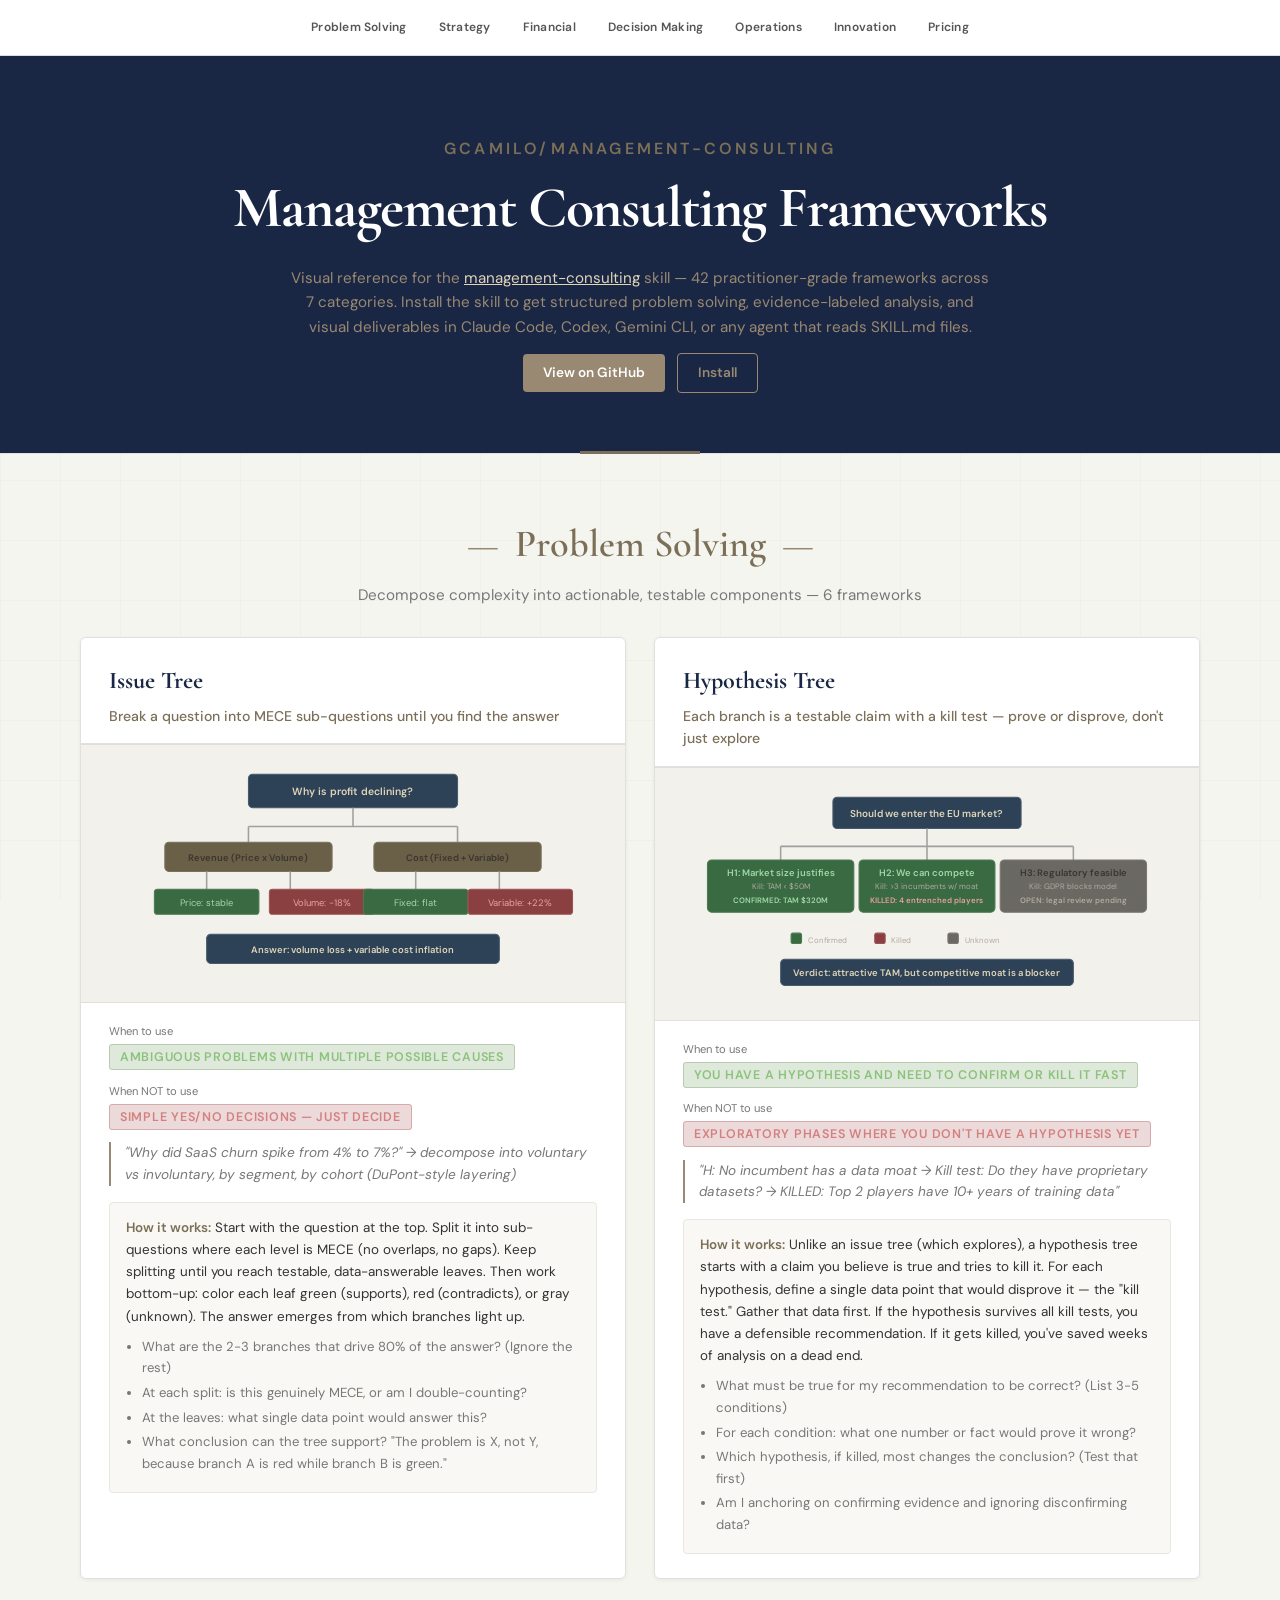
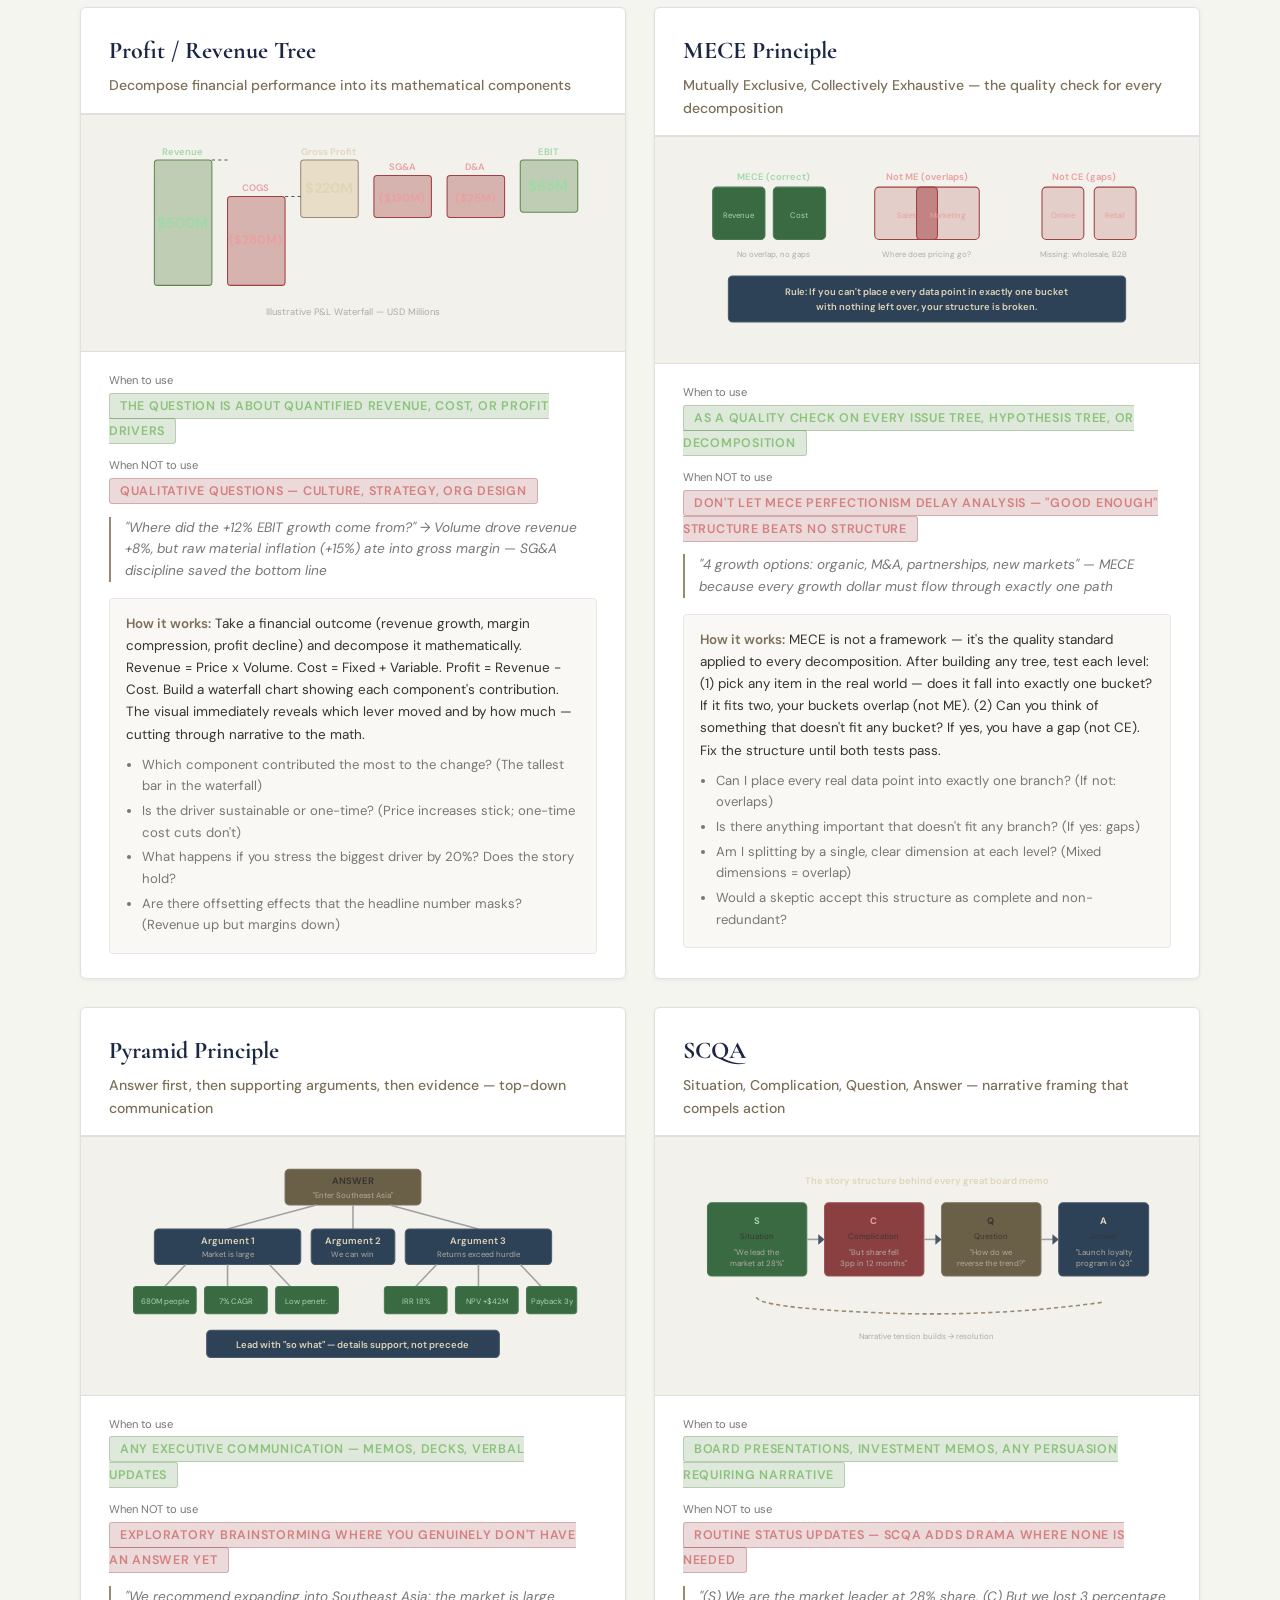
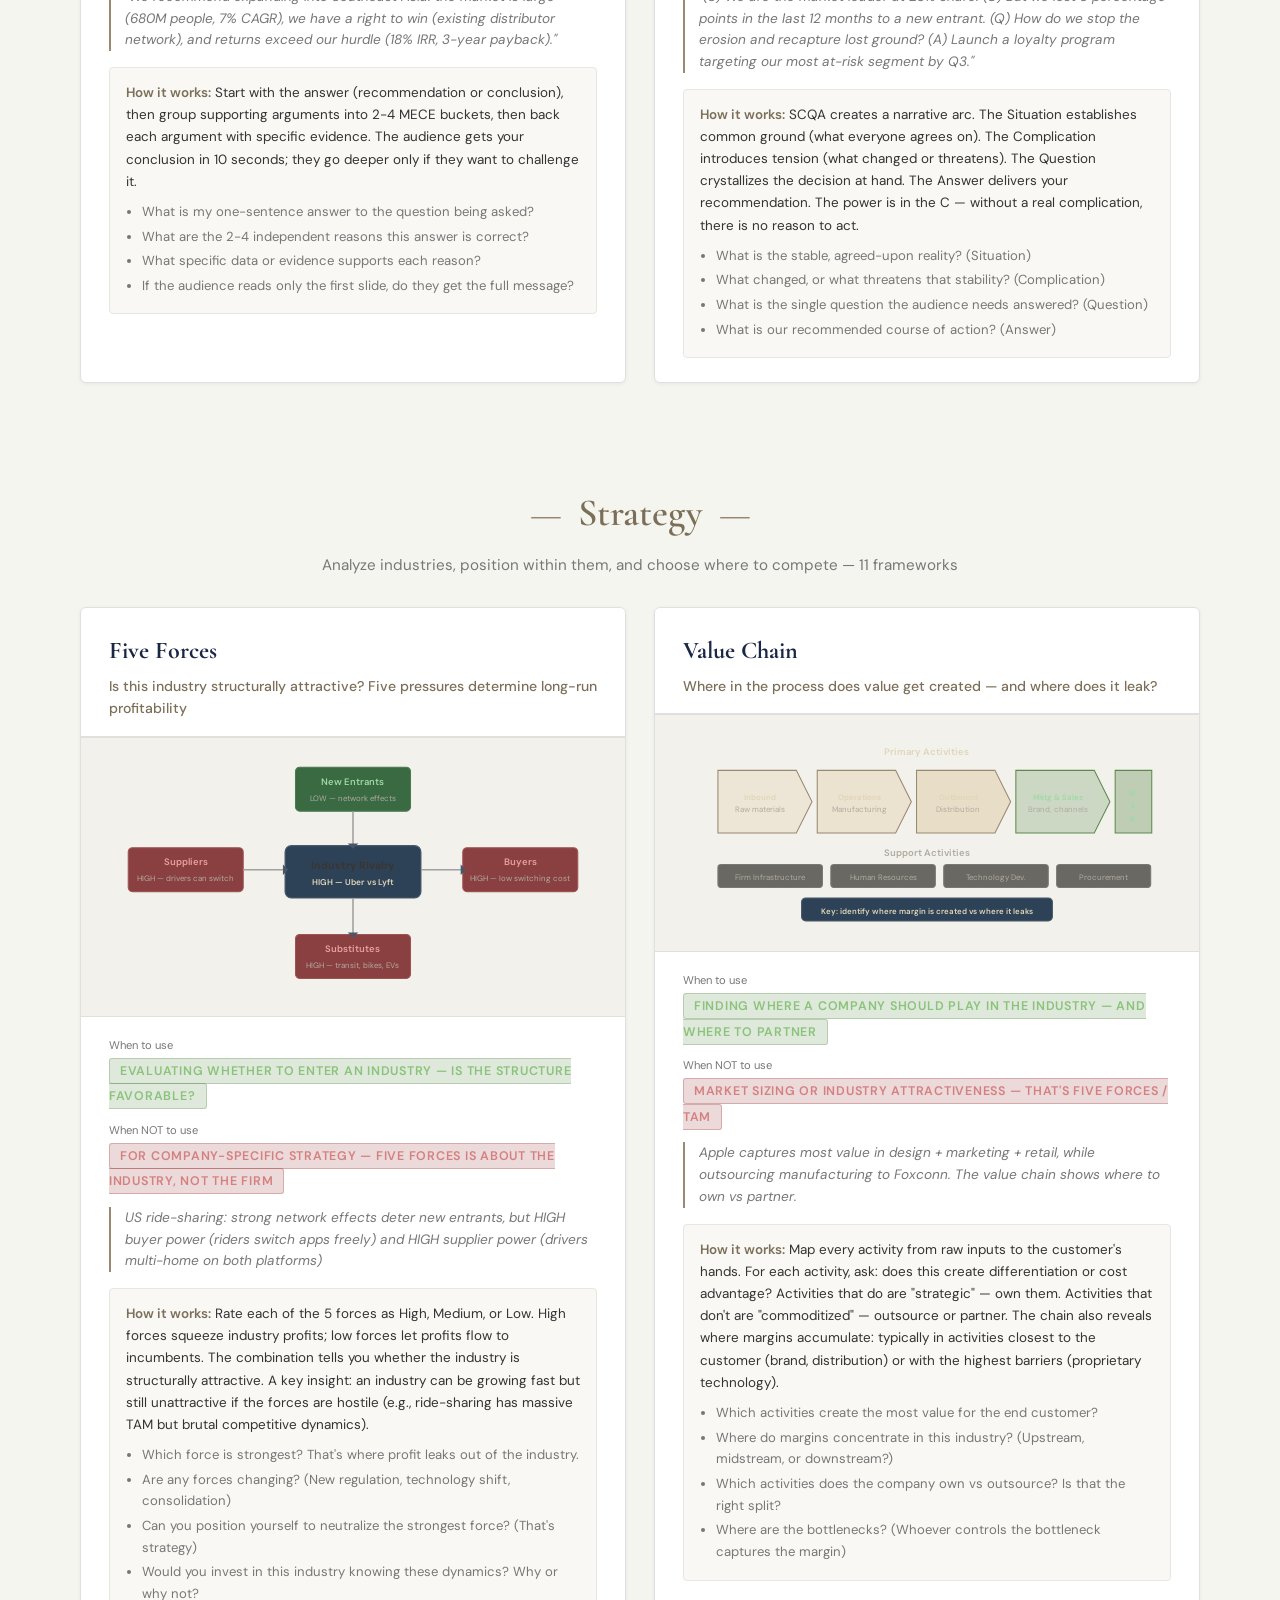
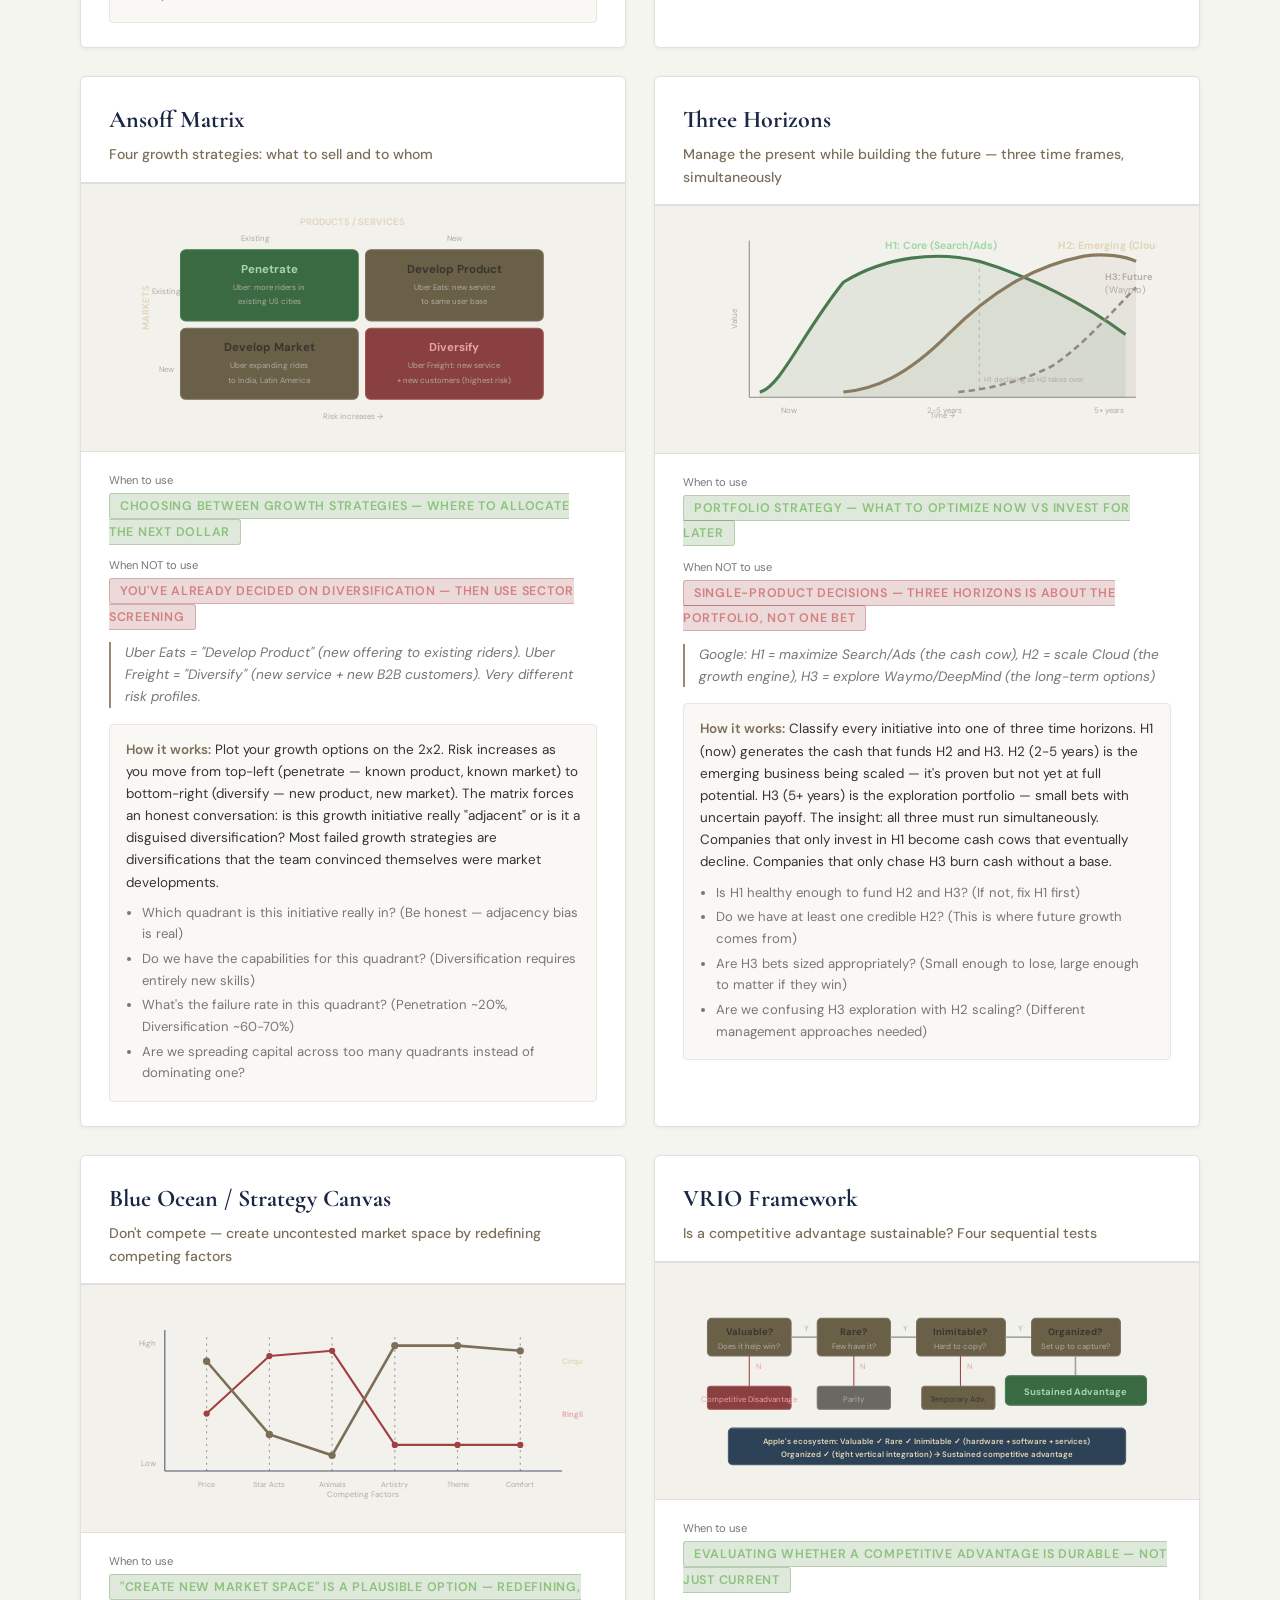
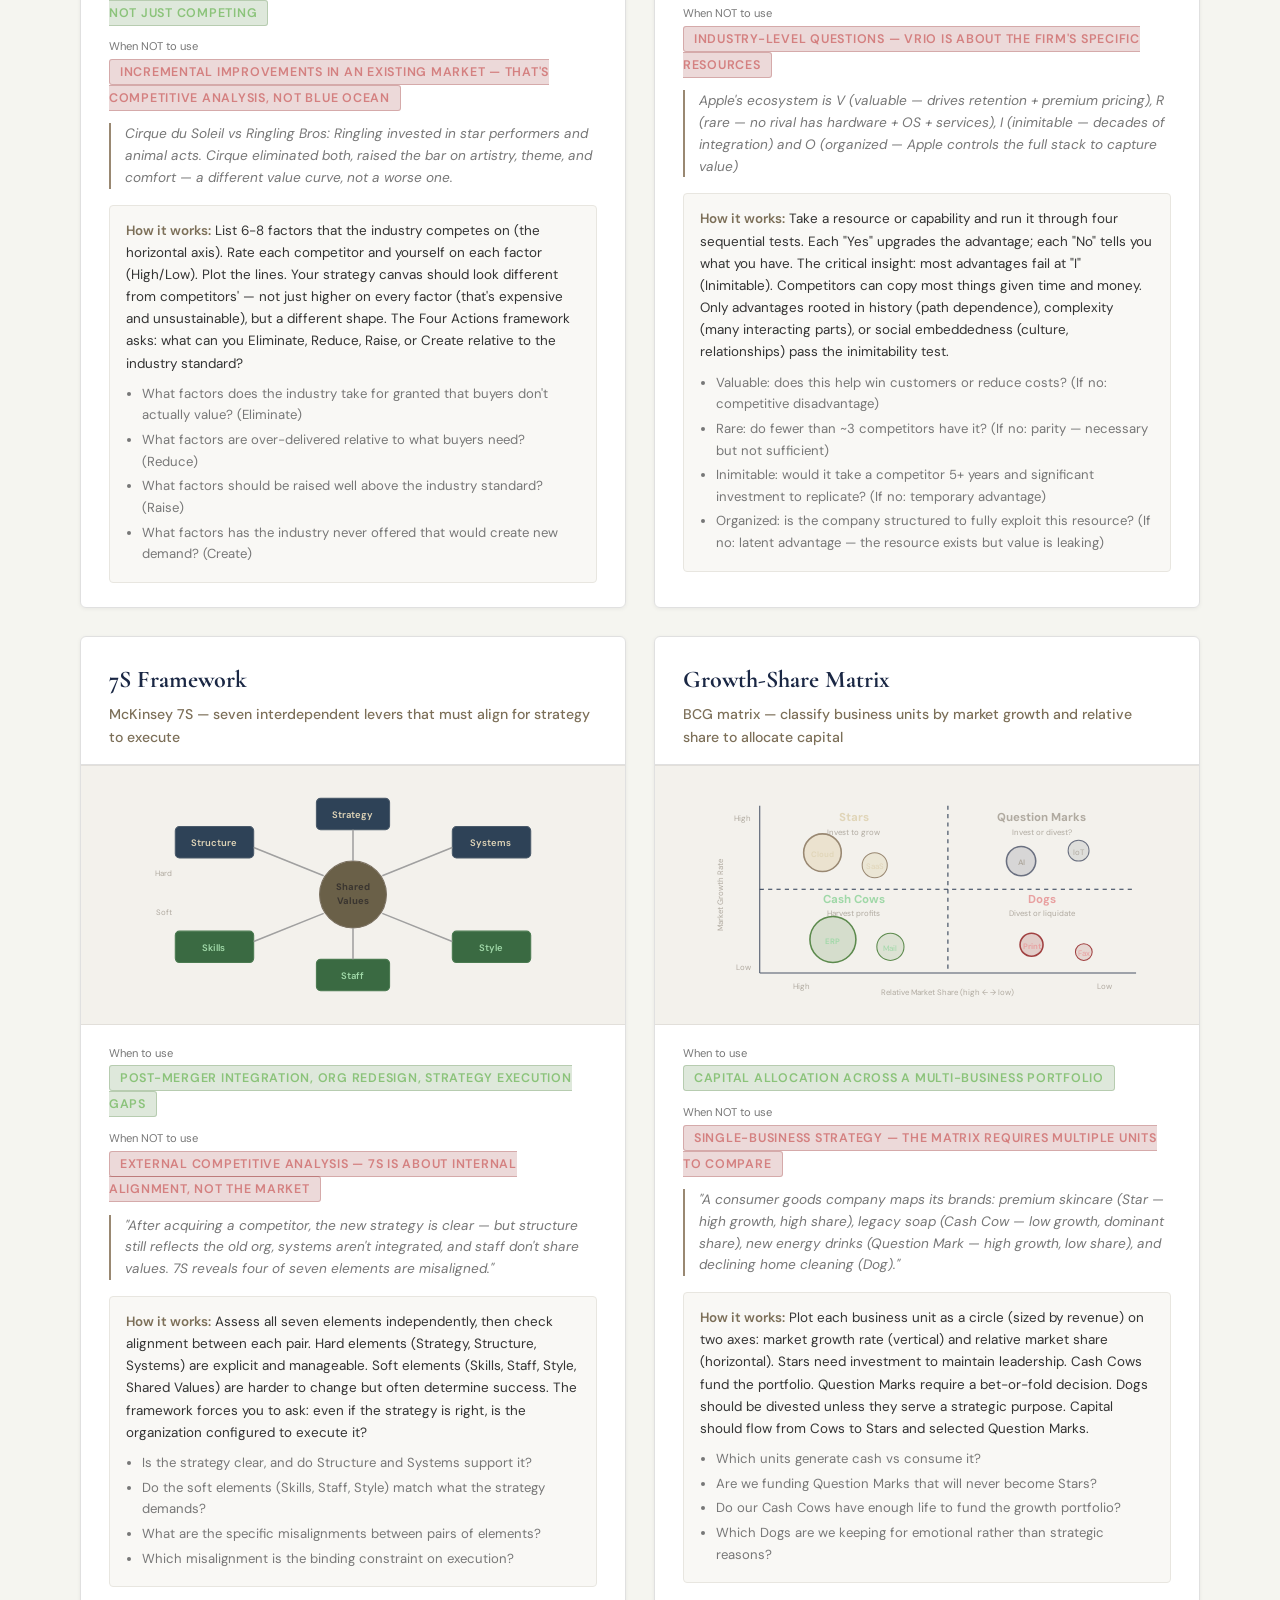
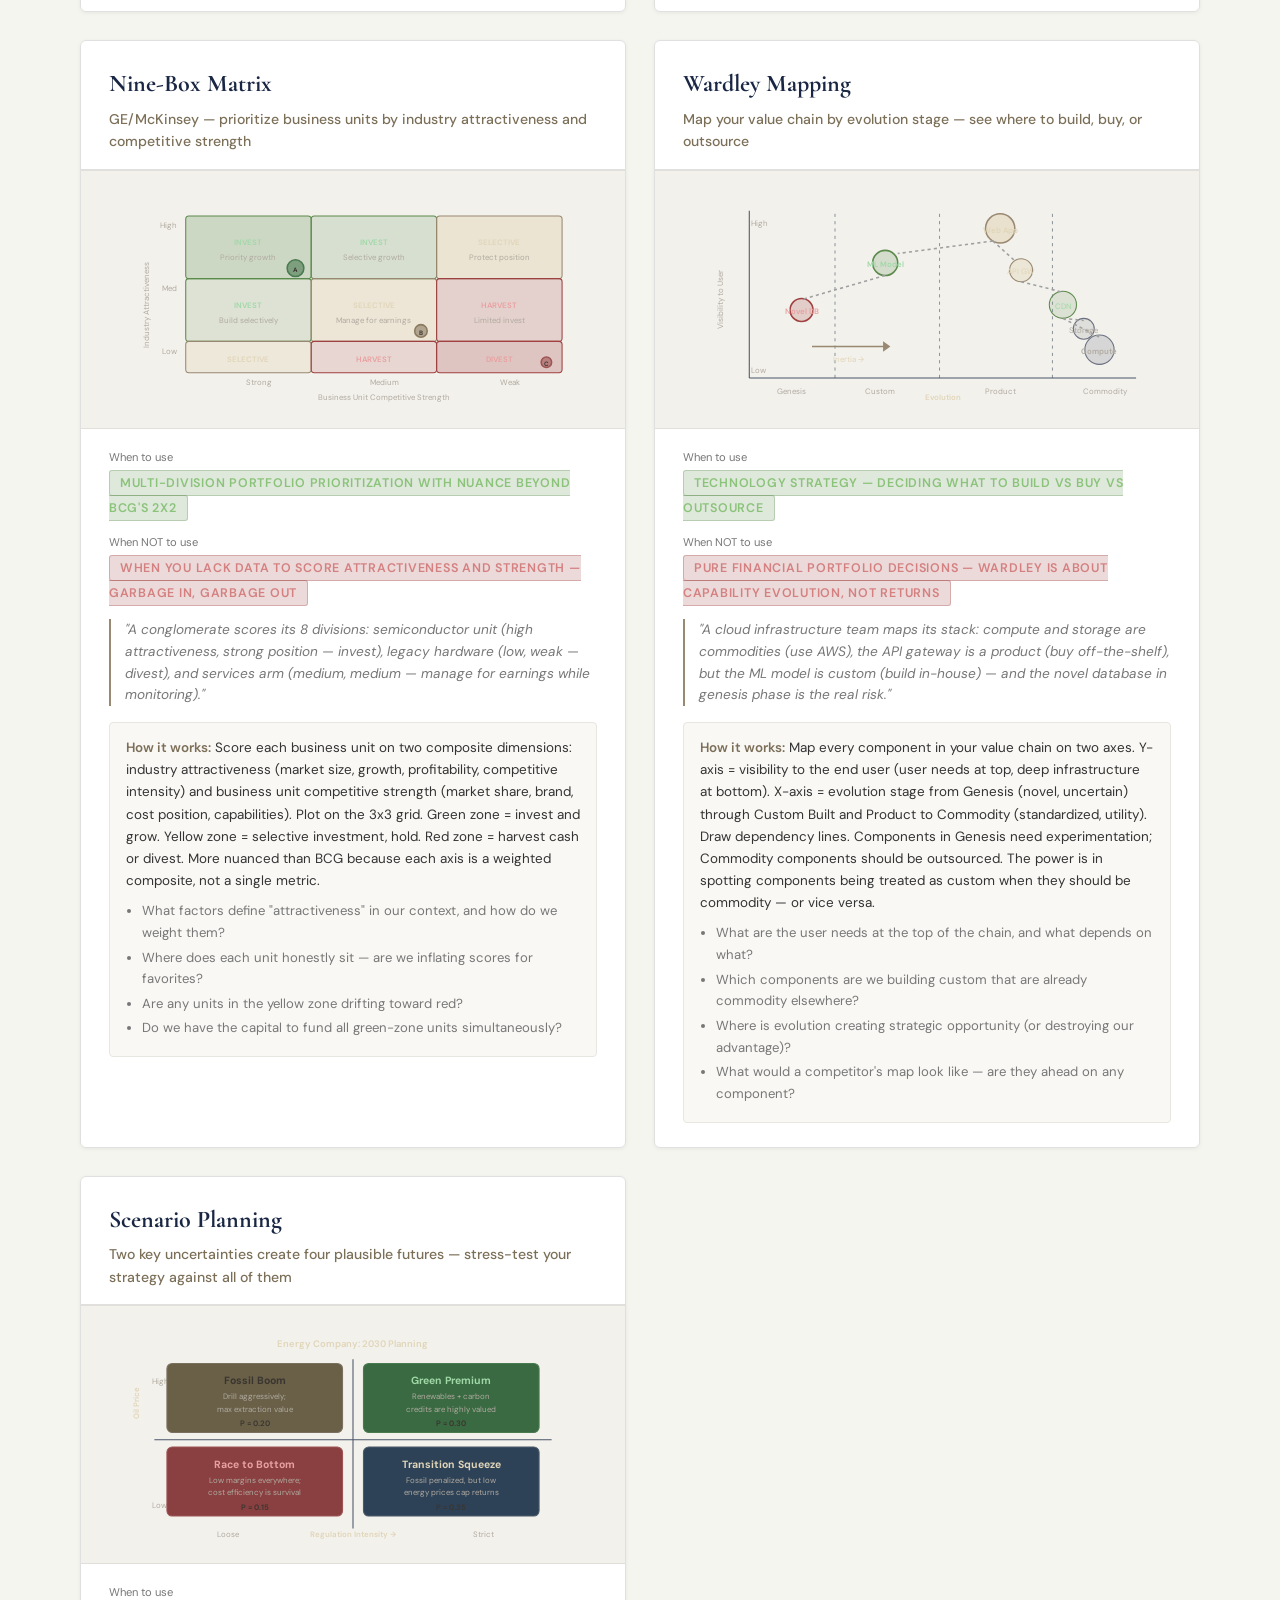
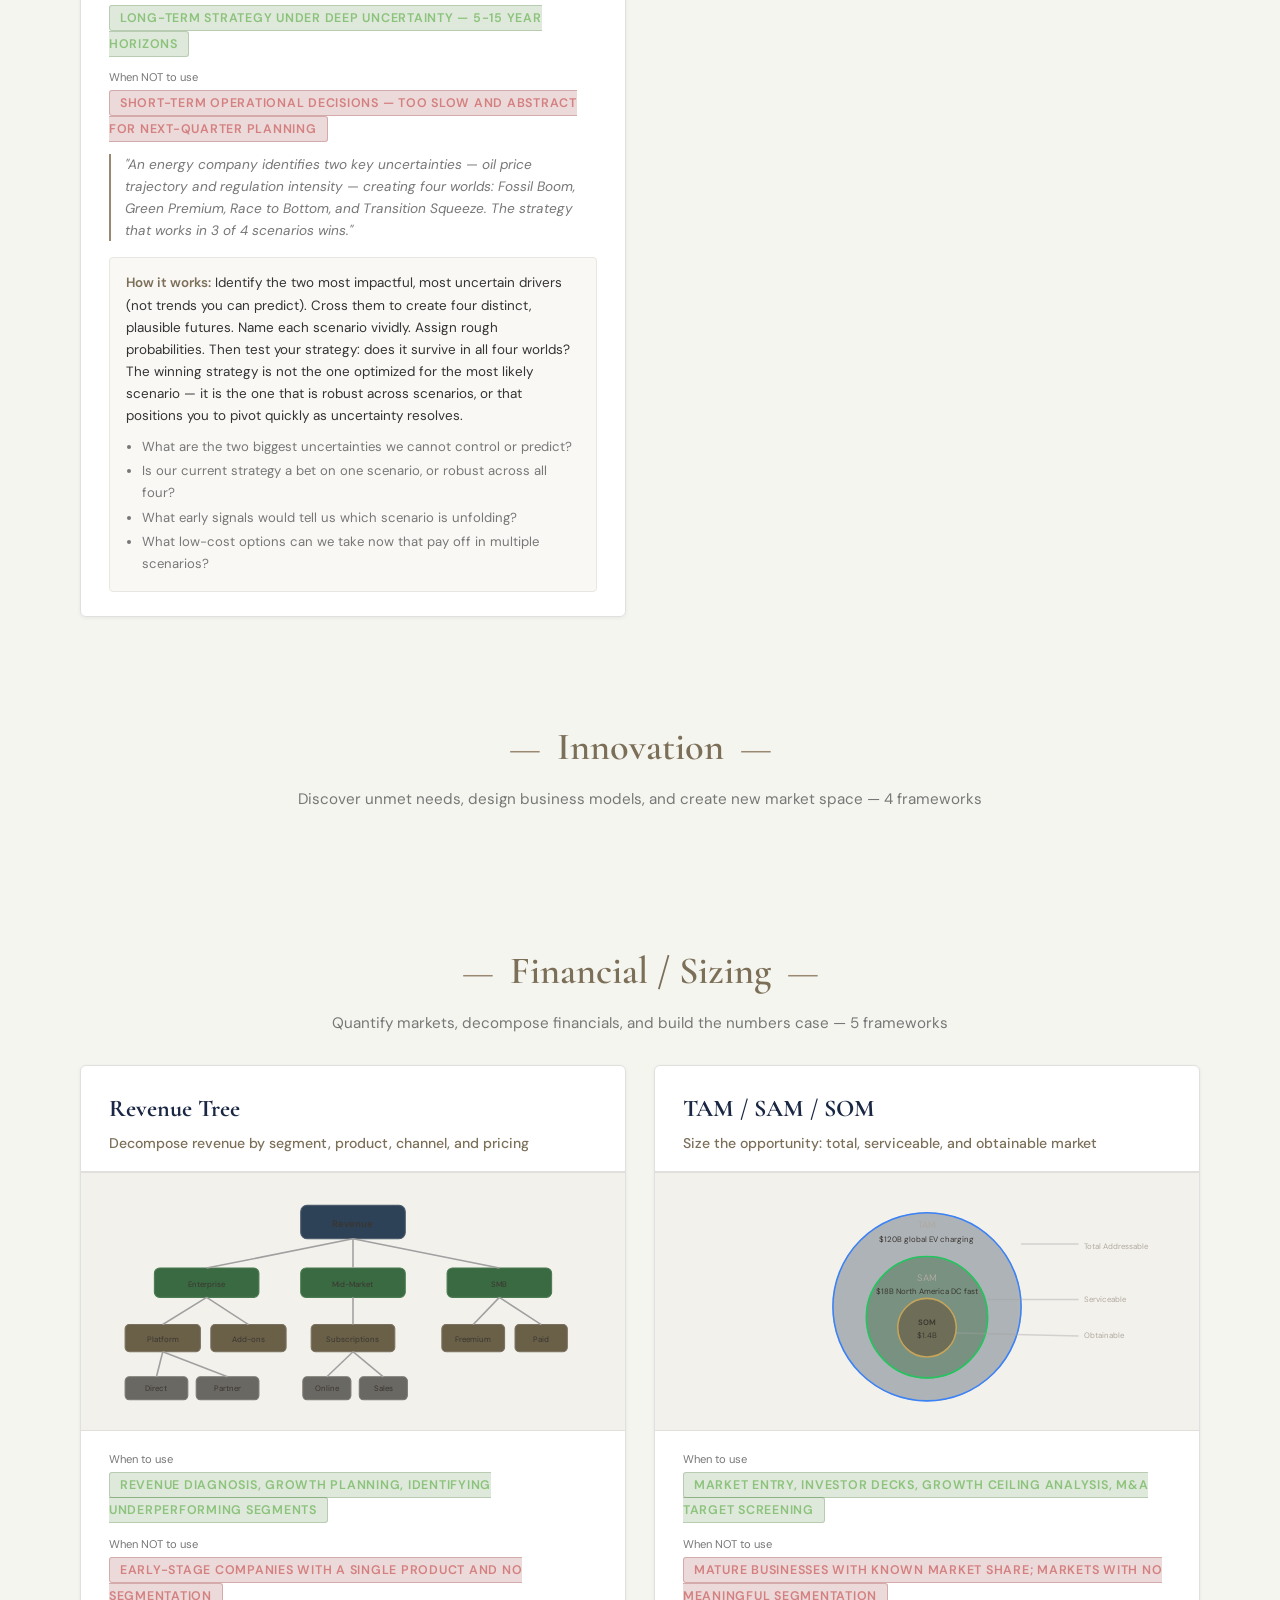
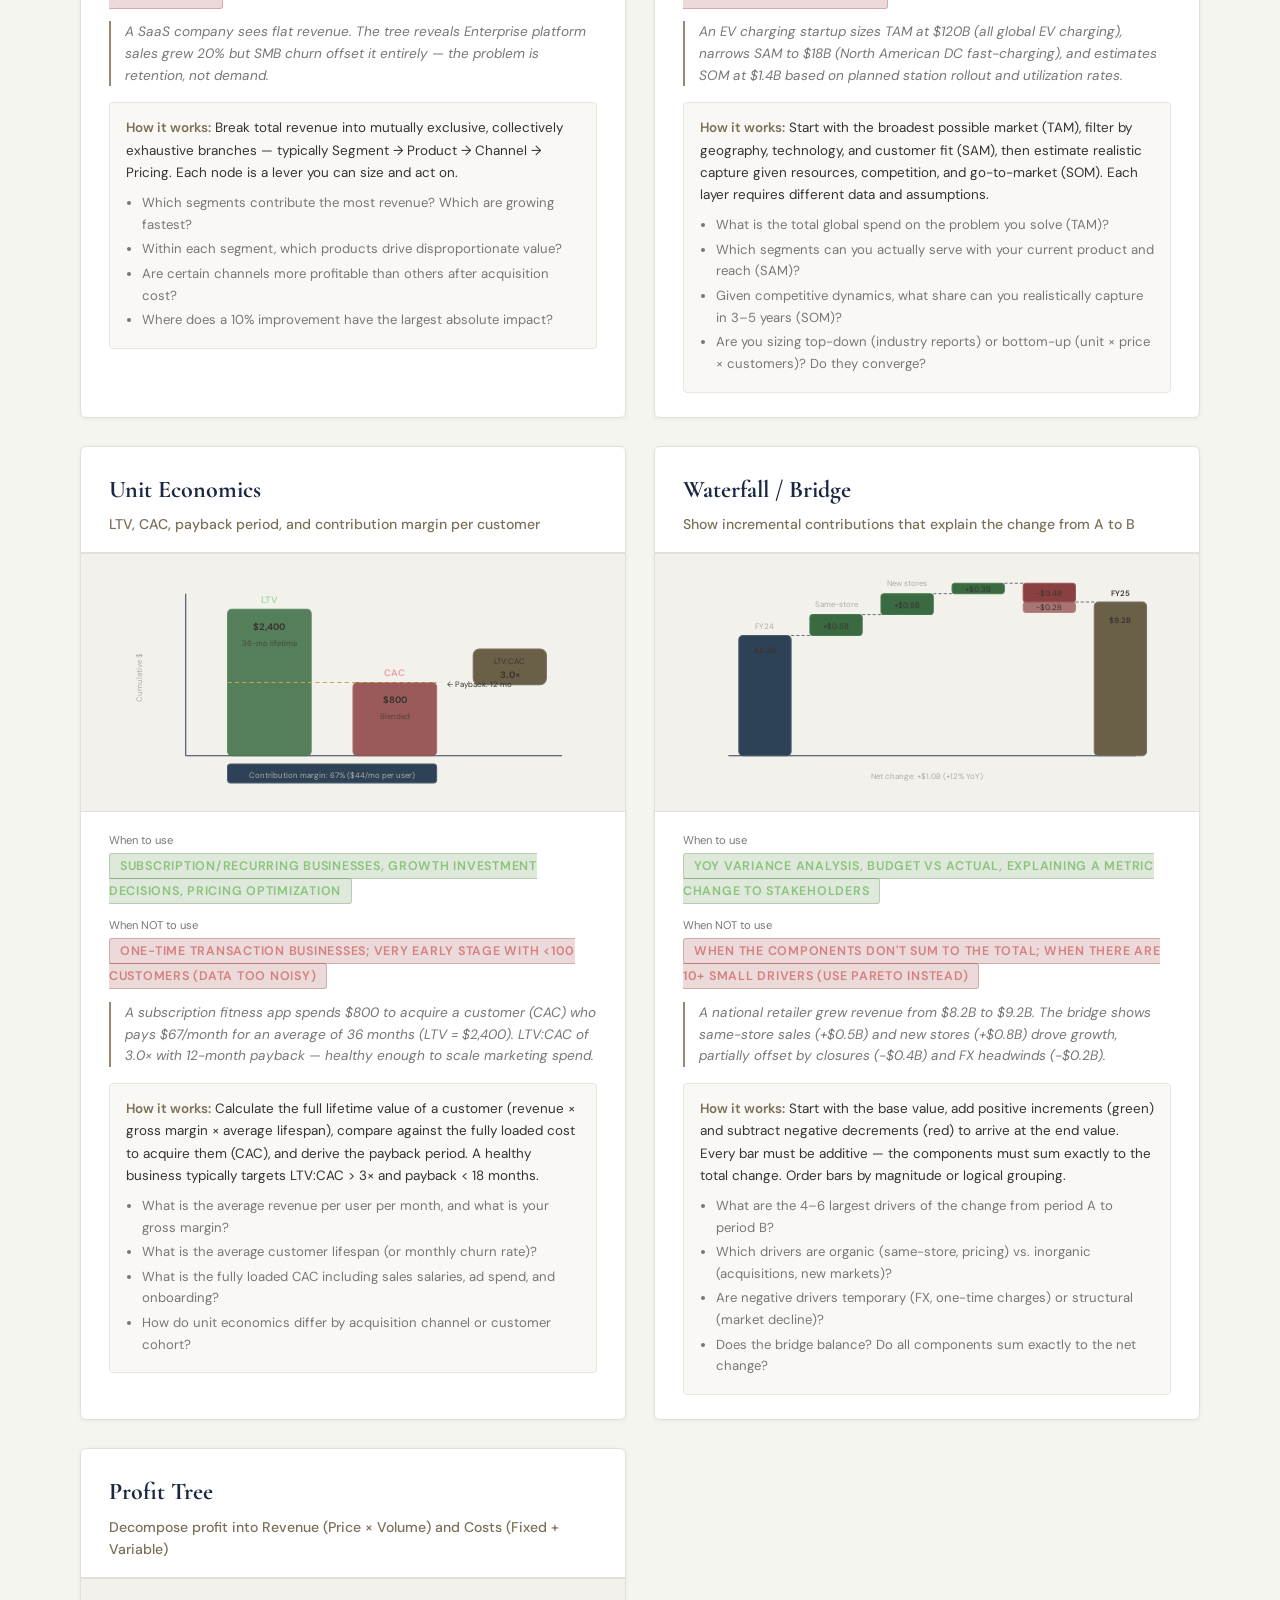
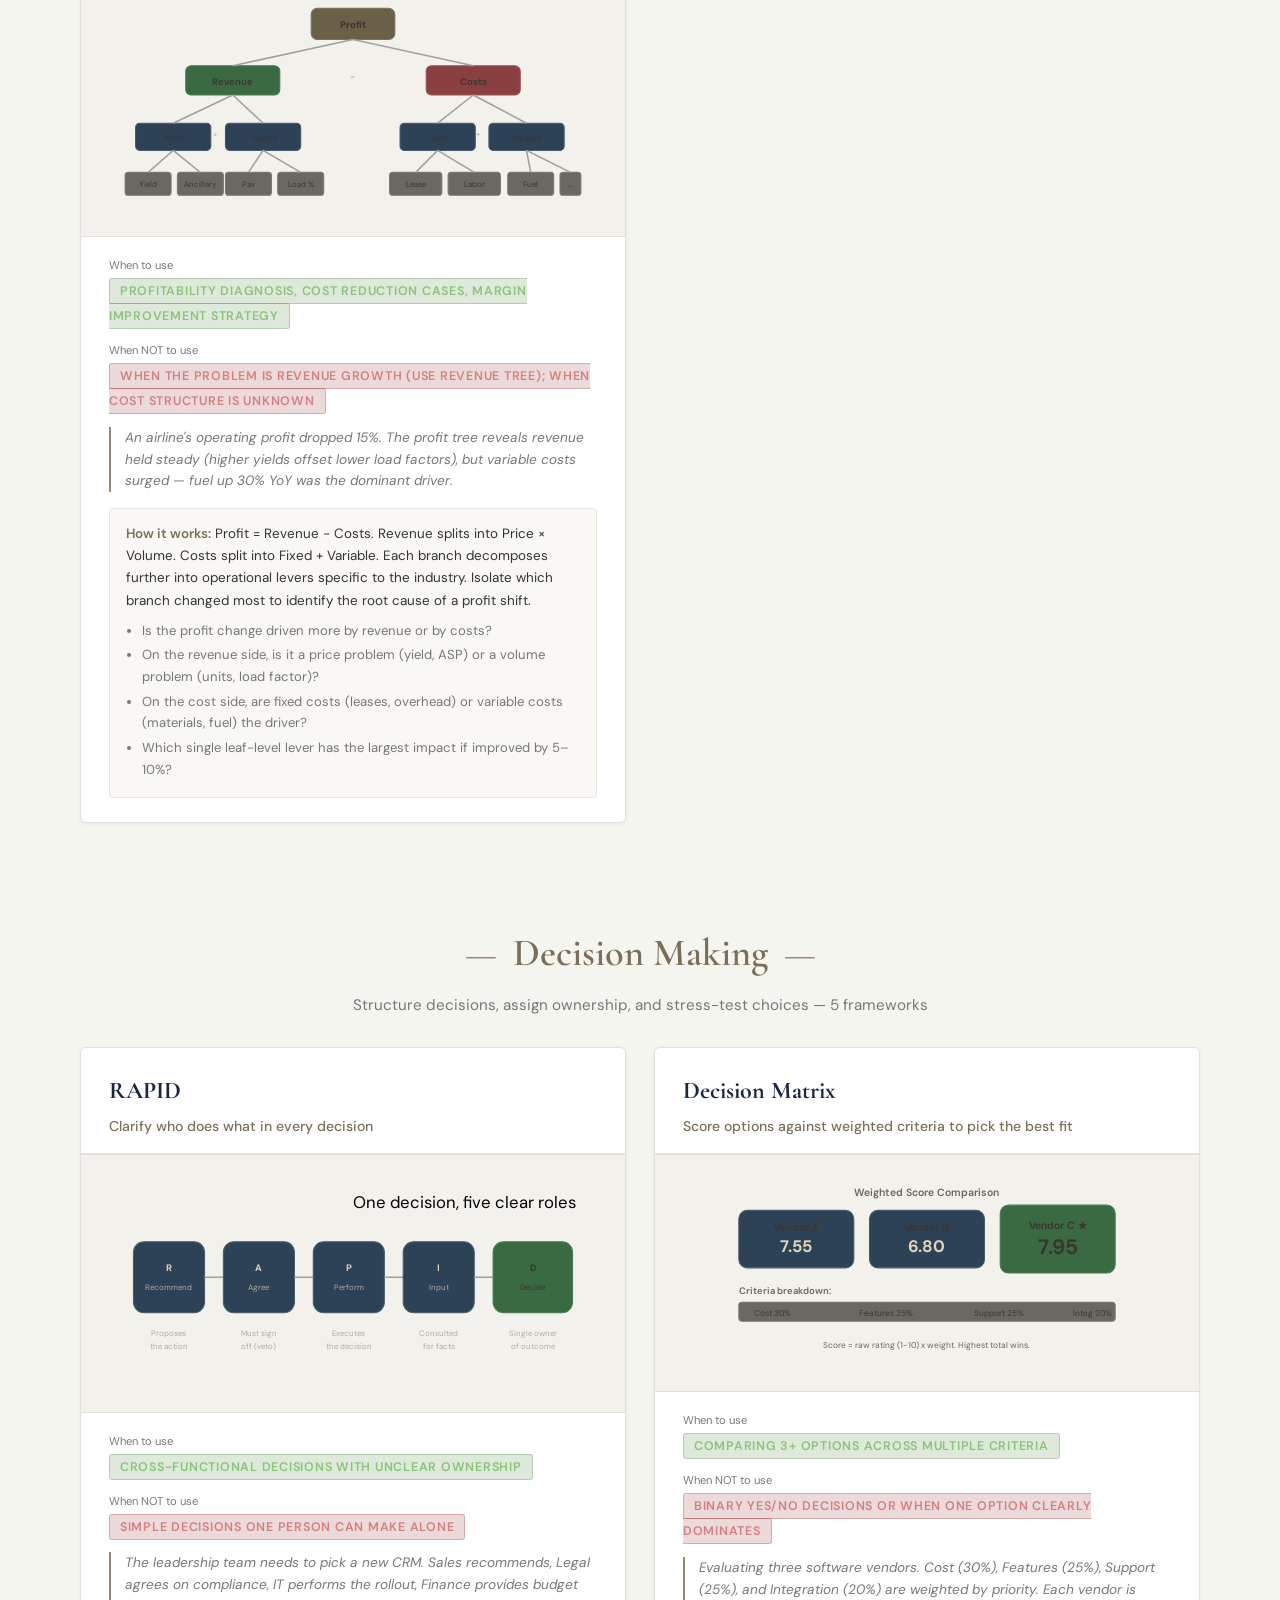
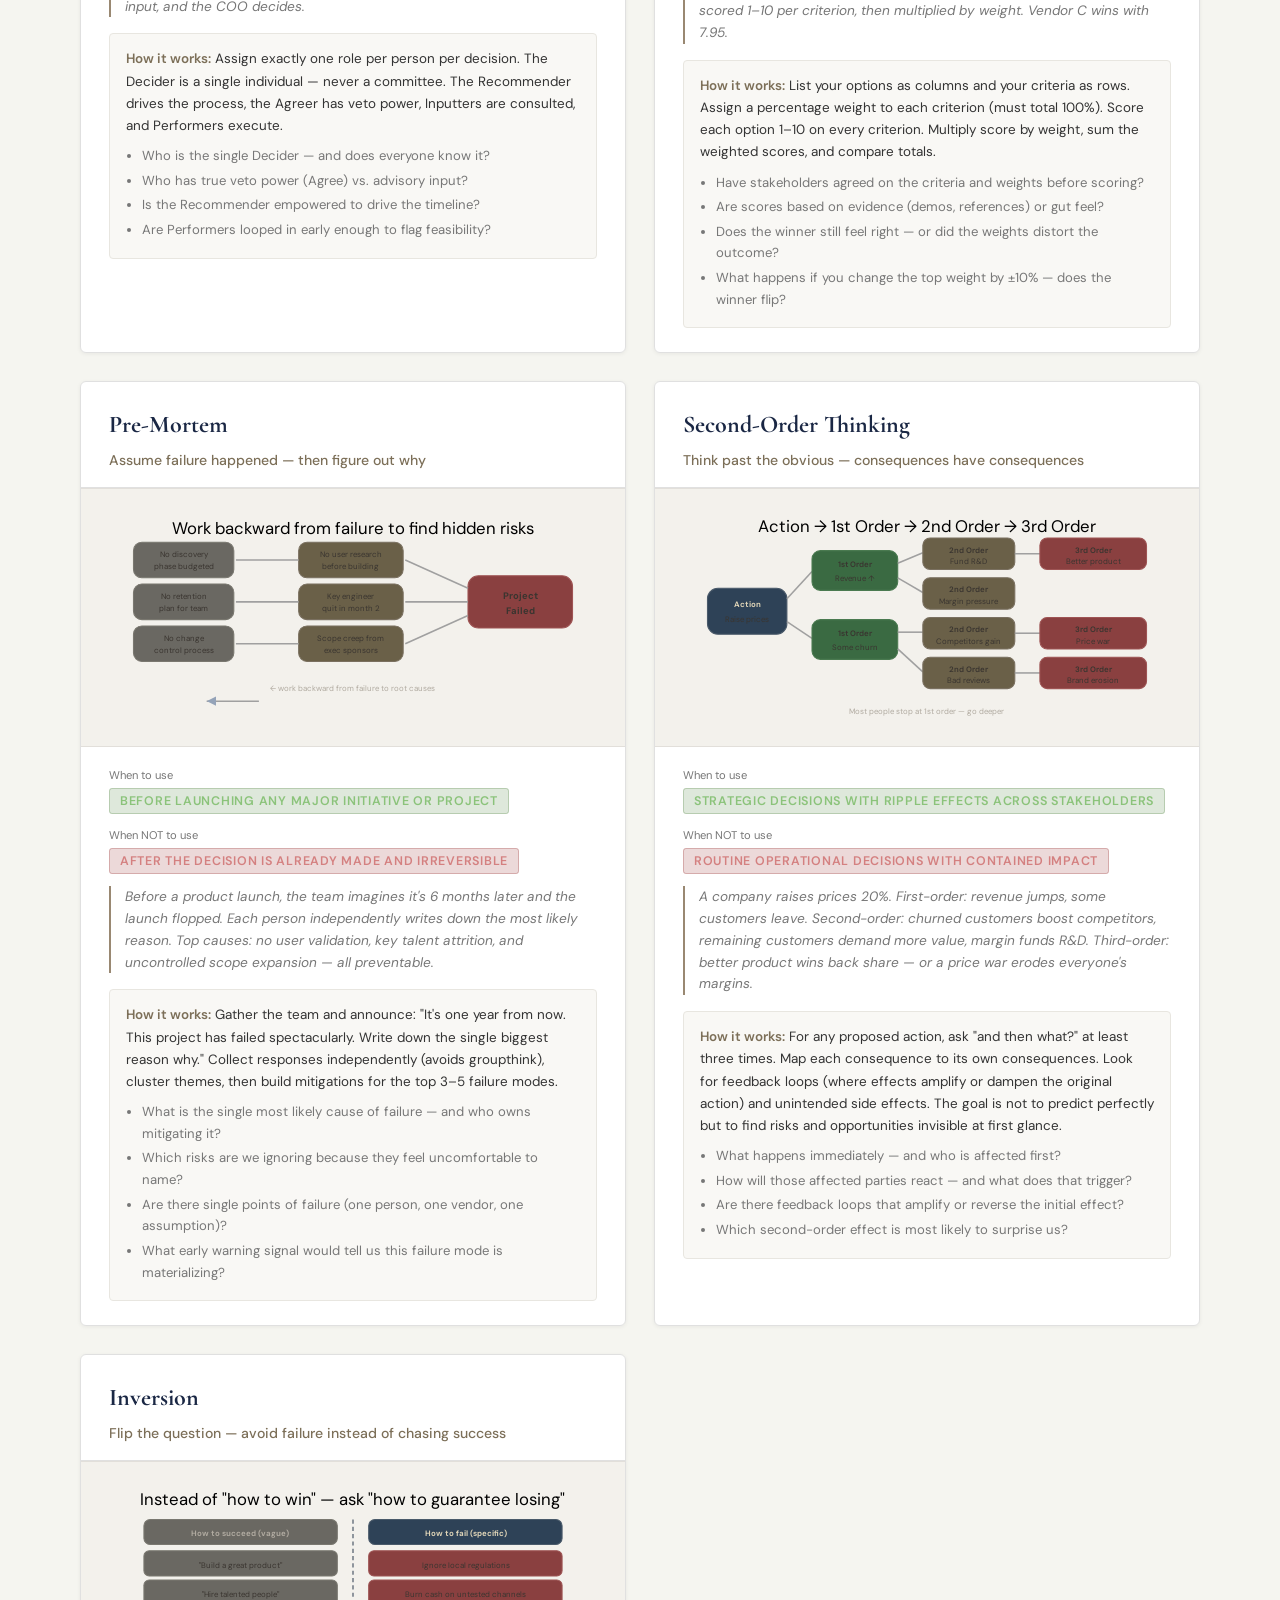
<file: management-consulting/docs/index.html>
<!DOCTYPE html>
<html lang="en">
<head>
<meta charset="UTF-8">
<meta name="viewport" content="width=device-width, initial-scale=1.0">
<title>Management Consulting Frameworks — A Visual Reference</title>
<link rel="preconnect" href="https://fonts.googleapis.com">
<link href="https://fonts.googleapis.com/css2?family=Cormorant+Garamond:ital,wght@0,400;0,600;0,700;1,400&family=DM+Sans:wght@400;500;600;700&display=swap" rel="stylesheet">
<style>
:root {
  --navy: #1a2744;
  --navy-mid: #2a3a5c;
  --navy-light: #3a4e72;
  --gold: #7c6f58;
  --gold-dim: #998872;
  --gold-glow: rgba(140,105,20,0.08);
  --cream: #1a2744;
  --card-bg: #ffffff;
  --text: #333333;
  --text-muted: #777777;
  --accent-green: #3d7a4a;
  --accent-red: #9e4a4a;
  --accent-gray: #888888;
  --border: #e0e0e0;
}

* { margin: 0; padding: 0; box-sizing: border-box; }

body {
  background: #f5f5f0;
  color: var(--text);
  font-family: 'DM Sans', sans-serif;
  line-height: 1.6;
  -webkit-font-smoothing: antialiased;
}

/* Subtle grid texture */
body::before {
  content: '';
  position: fixed;
  inset: 0;
  background-image:
    linear-gradient(rgba(0,0,0,0.02) 1px, transparent 1px),
    linear-gradient(90deg, rgba(0,0,0,0.02) 1px, transparent 1px);
  background-size: 60px 60px;
  pointer-events: none;
  z-index: 0;
}

.page { position: relative; z-index: 1; }

/* ── Header ── */
header {
  padding: 80px 40px 60px;
  text-align: center;
  border-bottom: 1px solid var(--border);
  position: relative;
  background: var(--navy);
}
header::after {
  content: '';
  position: absolute;
  bottom: -1px;
  left: 50%;
  transform: translateX(-50%);
  width: 120px;
  height: 3px;
  background: var(--gold);
}
h1 {
  font-family: 'Cormorant Garamond', serif;
  font-size: clamp(2.4rem, 5vw, 3.6rem);
  font-weight: 700;
  color: #ffffff;
  letter-spacing: -0.02em;
  margin-bottom: 12px;
}
.subtitle {
  font-size: 1rem;
  color: var(--gold);
  text-transform: uppercase;
  letter-spacing: 0.2em;
  font-weight: 600;
}

/* ── Section titles ── */
.section-title {
  padding: 60px 40px 30px;
  text-align: center;
}
.section-title h2 {
  font-family: 'Cormorant Garamond', serif;
  font-size: clamp(1.8rem, 3.5vw, 2.4rem);
  font-weight: 600;
  color: var(--gold);
  position: relative;
  display: inline-block;
}
.section-title h2::before,
.section-title h2::after {
  content: '—';
  margin: 0 16px;
  color: var(--gold-dim);
  font-weight: 400;
}
.section-title p {
  margin-top: 8px;
  color: var(--text-muted);
  font-size: 0.95rem;
}

/* ── Card grid ── */
.grid {
  display: grid;
  grid-template-columns: repeat(auto-fit, minmax(min(100%, 520px), 1fr));
  gap: 28px;
  padding: 0 40px 40px;
  max-width: 1200px;
  margin: 0 auto;
}

.card {
  background: var(--card-bg);
  border: 1px solid var(--border);
  border-radius: 6px;
  overflow: hidden;
  transition: border-color 0.3s, box-shadow 0.3s;
  box-shadow: 0 1px 4px rgba(0,0,0,0.06);
}
.card:hover {
  border-color: var(--gold-dim);
  box-shadow: 0 4px 20px rgba(0,0,0,0.08), 0 0 0 1px rgba(140,105,20,0.15);
}

.card-header {
  padding: 24px 28px 16px;
  border-bottom: 1px solid var(--border);
}
.card-header h3 {
  font-family: 'Cormorant Garamond', serif;
  font-size: 1.5rem;
  font-weight: 700;
  color: var(--navy);
  margin-bottom: 4px;
}
.card-header .tagline {
  font-size: 0.88rem;
  color: var(--gold);
  font-weight: 500;
}

.card-visual {
  padding: 24px 28px;
  display: flex;
  justify-content: center;
  align-items: center;
  min-height: 200px;
  background: #f3f1ec;
  border-top: 1px solid #e2dfda;
  border-bottom: 1px solid #e2dfda;
}
.card-visual svg {
  width: 100%;
  max-width: 460px;
  height: auto;
}

.card-body {
  padding: 20px 28px 24px;
}
.meta-row {
  display: flex;
  gap: 16px;
  margin-bottom: 14px;
  flex-wrap: wrap;
}
.meta-tag {
  font-size: 0.78rem;
  padding: 4px 10px;
  border-radius: 3px;
  font-weight: 600;
  text-transform: uppercase;
  letter-spacing: 0.06em;
}
.meta-tag.use {
  background: rgba(92,138,77,0.2);
  color: #8bc37a;
  border: 1px solid rgba(92,138,77,0.3);
}
.meta-tag.avoid {
  background: rgba(160,64,64,0.2);
  color: #d48080;
  border: 1px solid rgba(160,64,64,0.3);
}
.meta-label { font-size: 0.7rem; color: var(--text-muted); display: block; margin-bottom: 2px; }
.example {
  font-size: 0.85rem;
  color: var(--text-muted);
  font-style: italic;
  border-left: 2px solid var(--gold-dim);
  padding-left: 14px;
  margin-top: 12px;
}
.how-it-works {
  margin-top: 16px;
  padding: 14px 16px;
  background: #f9f8f5;
  border: 1px solid #e8e6e0;
  border-radius: 4px;
  font-size: 0.84rem;
  line-height: 1.65;
  color: var(--text);
}
.how-it-works strong {
  color: var(--gold);
  font-weight: 600;
}
.how-it-works .questions {
  margin-top: 8px;
  padding-left: 16px;
  color: var(--text-muted);
  font-size: 0.82rem;
}
.how-it-works .questions li {
  margin-bottom: 3px;
}

/* ── Nav index ── */
.nav-index {
  position: sticky;
  top: 0;
  z-index: 100;
  background: rgba(255, 255, 255, 0.95);
  backdrop-filter: blur(12px);
  border-bottom: 1px solid #ddd;
  padding: 12px 40px;
  display: flex;
  gap: 6px;
  flex-wrap: wrap;
  justify-content: center;
  align-items: center;
}
.nav-index a {
  font-size: 0.75rem;
  color: #555;
  text-decoration: none;
  padding: 5px 12px;
  border-radius: 3px;
  border: 1px solid transparent;
  transition: all 0.2s;
  font-weight: 600;
  letter-spacing: 0.02em;
}
.nav-index a:hover {
  color: var(--navy);
  border-color: #ccc;
  background: rgba(26,39,68,0.05);
}
.nav-index .sep {
  color: #ccc;
  font-size: 0.7rem;
  padding: 0 2px;
}

/* ── SVG styles ── */
.node-box { rx: 4; }
.label { font-family: 'DM Sans', sans-serif; }
/* All node fills dark enough for white/light text — no more light-on-light issues */
.conn { stroke: #a0a0a0; stroke-width: 1.5; fill: none; }
.node-navy { fill: #2e4257; stroke: #4a5a6a; stroke-width: 1; }
.node-green { fill: #3a6a42; stroke: #4a7a50; stroke-width: 1; }
.node-red { fill: #8a4040; stroke: #9e5454; stroke-width: 1; }
.node-gray { fill: #6a6862; stroke: #7a7870; stroke-width: 1; }
.node-gold { fill: #6a6048; stroke: #7a7060; stroke-width: 1; }
.text-white { fill: #f0ede8; }
.text-white { fill: #3a3530; }
.text-gold { fill: #e0d5b8; }
.text-gold-dark { fill: #6a5f48; }
.text-muted { fill: #b0aaa0; }
.text-green { fill: #a0d8a8; }
.text-red { fill: #e8a0a0; }
.text-sm { font-size: 9px; }
.text-xs { font-size: 7.5px; }

/* ── Footer ── */
footer {
  text-align: center;
  padding: 50px 40px;
  border-top: 1px solid #ddd;
  color: #999;
  font-size: 0.82rem;
}
footer a { color: var(--navy); text-decoration: none; }
footer a:hover { color: var(--gold); }

@media (max-width: 600px) {
  header, .section-title, .grid { padding-left: 20px; padding-right: 20px; }
  .card-header, .card-visual, .card-body { padding-left: 18px; padding-right: 18px; }
  .grid { gap: 18px; }
}
</style>
</head>
<body>
<div class="page">

<nav class="nav-index">
  <a href="#problem-solving">Problem Solving</a>
  <a href="#strategy">Strategy</a>
  <a href="#financial">Financial</a>
  <a href="#decision-making">Decision Making</a>
  <a href="#operations">Operations</a>
  <a href="#innovation">Innovation</a>
  <a href="#pricing">Pricing</a>
</nav>

<header>
  <div class="subtitle">gcamilo/management-consulting</div>
  <h1>Management Consulting Frameworks</h1>
  <p style="color:#998872; font-size:0.95rem; margin-top:12px; max-width:700px; margin-left:auto; margin-right:auto;">Visual reference for the <a href="https://github.com/gcamilo/management-consulting" style="color:#e0d5b8; text-decoration:underline;">management-consulting</a> skill — 42 practitioner-grade frameworks across 7 categories. Install the skill to get structured problem solving, evidence-labeled analysis, and visual deliverables in Claude Code, Codex, Gemini CLI, or any agent that reads SKILL.md files.</p>
  <p style="margin-top:14px;">
    <a href="https://github.com/gcamilo/management-consulting" style="display:inline-block; padding:8px 20px; background:#998872; color:#fff; border-radius:4px; text-decoration:none; font-size:0.85rem; font-weight:600;">View on GitHub</a>
    <a href="https://github.com/gcamilo/management-consulting#install" style="display:inline-block; padding:8px 20px; background:transparent; color:#998872; border:1px solid #998872; border-radius:4px; text-decoration:none; font-size:0.85rem; font-weight:600; margin-left:8px;">Install</a>
  </p>
</header>

<!-- ══════════════════════════════════════ -->
<!-- SECTION 1: STRUCTURING PROBLEMS       -->
<!-- ══════════════════════════════════════ -->

<div class="section-title" id="problem-solving">
  <h2>Problem Solving</h2>
  <p>Decompose complexity into actionable, testable components — 6 frameworks</p>
</div>

<div class="grid">

<!-- Card 1: Issue Tree -->
<div class="card" id="issue-tree">
  <div class="card-header">
    <h3>Issue Tree</h3>
    <div class="tagline">Break a question into MECE sub-questions until you find the answer</div>
  </div>
  <div class="card-visual">
    <svg viewBox="0 0 440 200" font-family="DM Sans, sans-serif">
      <rect x="120" y="5" width="200" height="32" rx="4" class="node-navy"/>
      <text x="220" y="25" text-anchor="middle" class="label text-gold" font-size="10" font-weight="600">Why is profit declining?</text>
      <line x1="220" y1="37" x2="220" y2="55" class="conn"/>
      <line x1="120" y1="55" x2="320" y2="55" class="conn"/>
      <line x1="120" y1="55" x2="120" y2="70" class="conn"/>
      <line x1="320" y1="55" x2="320" y2="70" class="conn"/>
      <!-- Revenue -->
      <rect x="40" y="70" width="160" height="28" rx="4" class="node-gold"/>
      <text x="120" y="88" text-anchor="middle" class="label text-white" font-size="9" font-weight="600">Revenue (Price x Volume)</text>
      <line x1="80" y1="98" x2="80" y2="115" class="conn"/>
      <line x1="160" y1="98" x2="160" y2="115" class="conn"/>
      <rect x="30" y="115" width="100" height="24" rx="3" class="node-green"/>
      <text x="80" y="131" text-anchor="middle" class="label text-green text-sm">Price: stable</text>
      <rect x="140" y="115" width="100" height="24" rx="3" class="node-red"/>
      <text x="190" y="131" text-anchor="middle" class="label text-red text-sm">Volume: -18%</text>
      <!-- Cost -->
      <rect x="240" y="70" width="160" height="28" rx="4" class="node-gold"/>
      <text x="320" y="88" text-anchor="middle" class="label text-white" font-size="9" font-weight="600">Cost (Fixed + Variable)</text>
      <line x1="280" y1="98" x2="280" y2="115" class="conn"/>
      <line x1="360" y1="98" x2="360" y2="115" class="conn"/>
      <rect x="230" y="115" width="100" height="24" rx="3" class="node-green"/>
      <text x="280" y="131" text-anchor="middle" class="label text-green text-sm">Fixed: flat</text>
      <rect x="330" y="115" width="100" height="24" rx="3" class="node-red"/>
      <text x="380" y="131" text-anchor="middle" class="label text-red text-sm">Variable: +22%</text>
      <!-- Bottom line -->
      <rect x="80" y="158" width="280" height="28" rx="4" class="node-navy"/>
      <text x="220" y="176" text-anchor="middle" class="label text-gold" font-size="9" font-weight="600">Answer: volume loss + variable cost inflation</text>
    </svg>
  </div>
  <div class="card-body">
    <div class="meta-row">
      <div><span class="meta-label">When to use</span><span class="meta-tag use">Ambiguous problems with multiple possible causes</span></div>
    </div>
    <div class="meta-row">
      <div><span class="meta-label">When NOT to use</span><span class="meta-tag avoid">Simple yes/no decisions — just decide</span></div>
    </div>
    <div class="example">"Why did SaaS churn spike from 4% to 7%?" → decompose into voluntary vs involuntary, by segment, by cohort (DuPont-style layering)</div>
    <div class="how-it-works">
      <strong>How it works:</strong> Start with the question at the top. Split it into sub-questions where each level is MECE (no overlaps, no gaps). Keep splitting until you reach testable, data-answerable leaves. Then work bottom-up: color each leaf green (supports), red (contradicts), or gray (unknown). The answer emerges from which branches light up.
      <ul class="questions">
        <li>What are the 2-3 branches that drive 80% of the answer? (Ignore the rest)</li>
        <li>At each split: is this genuinely MECE, or am I double-counting?</li>
        <li>At the leaves: what single data point would answer this?</li>
        <li>What conclusion can the tree support? "The problem is X, not Y, because branch A is red while branch B is green."</li>
      </ul>
    </div>
  </div>
</div>

<!-- Card 2: Hypothesis Tree -->
<div class="card" id="hypothesis-tree">
  <div class="card-header">
    <h3>Hypothesis Tree</h3>
    <div class="tagline">Each branch is a testable claim with a kill test — prove or disprove, don't just explore</div>
  </div>
  <div class="card-visual">
    <svg viewBox="0 0 440 195" font-family="DM Sans, sans-serif">
      <rect x="130" y="5" width="180" height="30" rx="4" class="node-navy"/>
      <text x="220" y="24" text-anchor="middle" class="label text-gold" font-size="9.5" font-weight="600">Should we enter the EU market?</text>
      <line x1="220" y1="35" x2="220" y2="52" class="conn"/>
      <line x1="80" y1="52" x2="360" y2="52" class="conn"/>
      <line x1="80" y1="52" x2="80" y2="65" class="conn"/>
      <line x1="220" y1="52" x2="220" y2="65" class="conn"/>
      <line x1="360" y1="52" x2="360" y2="65" class="conn"/>
      <!-- H1 -->
      <rect x="10" y="65" width="140" height="50" rx="4" class="node-green"/>
      <text x="80" y="80" text-anchor="middle" class="label text-green text-sm" font-weight="600">H1: Market size justifies</text>
      <text x="80" y="93" text-anchor="middle" class="label text-muted text-xs">Kill: TAM &lt; $50M</text>
      <text x="80" y="106" text-anchor="middle" class="label text-green text-xs" font-weight="600">CONFIRMED: TAM $320M</text>
      <!-- H2 -->
      <rect x="155" y="65" width="130" height="50" rx="4" class="node-green"/>
      <text x="220" y="80" text-anchor="middle" class="label text-green text-sm" font-weight="600">H2: We can compete</text>
      <text x="220" y="93" text-anchor="middle" class="label text-muted text-xs">Kill: &gt;3 incumbents w/ moat</text>
      <text x="220" y="106" text-anchor="middle" class="label text-red text-xs" font-weight="600">KILLED: 4 entrenched players</text>
      <!-- H3 -->
      <rect x="290" y="65" width="140" height="50" rx="4" class="node-gray"/>
      <text x="360" y="80" text-anchor="middle" class="label text-white text-sm" font-weight="600">H3: Regulatory feasible</text>
      <text x="360" y="93" text-anchor="middle" class="label text-muted text-xs">Kill: GDPR blocks model</text>
      <text x="360" y="106" text-anchor="middle" class="label text-muted text-xs" font-weight="600">OPEN: legal review pending</text>
      <!-- Legend -->
      <rect x="90" y="135" width="10" height="10" rx="2" class="node-green"/>
      <text x="106" y="144" class="label text-muted text-xs">Confirmed</text>
      <rect x="170" y="135" width="10" height="10" rx="2" class="node-red"/>
      <text x="186" y="144" class="label text-muted text-xs">Killed</text>
      <rect x="240" y="135" width="10" height="10" rx="2" class="node-gray"/>
      <text x="256" y="144" class="label text-muted text-xs">Unknown</text>
      <rect x="80" y="160" width="280" height="25" rx="4" class="node-navy"/>
      <text x="220" y="176" text-anchor="middle" class="label text-gold text-sm" font-weight="600">Verdict: attractive TAM, but competitive moat is a blocker</text>
    </svg>
  </div>
  <div class="card-body">
    <div class="meta-row">
      <div><span class="meta-label">When to use</span><span class="meta-tag use">You have a hypothesis and need to confirm or kill it fast</span></div>
    </div>
    <div class="meta-row">
      <div><span class="meta-label">When NOT to use</span><span class="meta-tag avoid">Exploratory phases where you don't have a hypothesis yet</span></div>
    </div>
    <div class="example">"H: No incumbent has a data moat → Kill test: Do they have proprietary datasets? → KILLED: Top 2 players have 10+ years of training data"</div>
    <div class="how-it-works">
      <strong>How it works:</strong> Unlike an issue tree (which explores), a hypothesis tree starts with a claim you believe is true and tries to kill it. For each hypothesis, define a single data point that would disprove it — the "kill test." Gather that data first. If the hypothesis survives all kill tests, you have a defensible recommendation. If it gets killed, you've saved weeks of analysis on a dead end.
      <ul class="questions">
        <li>What must be true for my recommendation to be correct? (List 3-5 conditions)</li>
        <li>For each condition: what one number or fact would prove it wrong?</li>
        <li>Which hypothesis, if killed, most changes the conclusion? (Test that first)</li>
        <li>Am I anchoring on confirming evidence and ignoring disconfirming data?</li>
      </ul>
    </div>
  </div>
</div>

<!-- Card 3: Profit / Revenue Tree -->
<div class="card" id="profit-tree">
  <div class="card-header">
    <h3>Profit / Revenue Tree</h3>
    <div class="tagline">Decompose financial performance into its mathematical components</div>
  </div>
  <div class="card-visual">
    <svg viewBox="0 0 440 180" font-family="DM Sans, sans-serif">
      <!-- Waterfall bars -->
      <rect x="30" y="20" width="55" height="120" rx="3" fill="rgba(92,138,77,0.35)" stroke="#5c8a4d"/>
      <text x="57" y="15" text-anchor="middle" class="label text-green text-sm" font-weight="600">Revenue</text>
      <text x="57" y="85" text-anchor="middle" class="label text-green" font-size="14" font-weight="700">$500M</text>
      <rect x="100" y="55" width="55" height="85" rx="3" fill="rgba(160,64,64,0.35)" stroke="#a04040"/>
      <text x="127" y="50" text-anchor="middle" class="label text-red text-sm" font-weight="600">COGS</text>
      <text x="127" y="100" text-anchor="middle" class="label text-red" font-size="12" font-weight="700">($280M)</text>
      <rect x="170" y="20" width="55" height="55" rx="3" fill="rgba(197,165,90,0.25)" stroke="var(--gold-dim)"/>
      <text x="197" y="15" text-anchor="middle" class="label text-gold text-sm" font-weight="600">Gross Profit</text>
      <text x="197" y="52" text-anchor="middle" class="label text-gold" font-size="14" font-weight="700">$220M</text>
      <rect x="240" y="35" width="55" height="40" rx="3" fill="rgba(160,64,64,0.35)" stroke="#a04040"/>
      <text x="267" y="30" text-anchor="middle" class="label text-red text-sm" font-weight="600">SG&amp;A</text>
      <text x="267" y="60" text-anchor="middle" class="label text-red" font-size="11" font-weight="700">($130M)</text>
      <rect x="310" y="35" width="55" height="40" rx="3" fill="rgba(160,64,64,0.35)" stroke="#a04040"/>
      <text x="337" y="30" text-anchor="middle" class="label text-red text-sm" font-weight="600">D&amp;A</text>
      <text x="337" y="60" text-anchor="middle" class="label text-red" font-size="11" font-weight="700">($25M)</text>
      <rect x="380" y="20" width="55" height="50" rx="3" fill="rgba(92,138,77,0.35)" stroke="#5c8a4d"/>
      <text x="407" y="15" text-anchor="middle" class="label text-green text-sm" font-weight="600">EBIT</text>
      <text x="407" y="50" text-anchor="middle" class="label text-green" font-size="14" font-weight="700">$65M</text>
      <!-- Connecting dashes -->
      <line x1="85" y1="20" x2="100" y2="20" stroke="#4a5568" stroke-width="1" stroke-dasharray="3,3"/>
      <line x1="155" y1="55" x2="170" y2="55" stroke="#4a5568" stroke-width="1" stroke-dasharray="3,3"/>
      <!-- Bottom label -->
      <text x="220" y="168" text-anchor="middle" class="label text-muted text-sm">Illustrative P&amp;L Waterfall — USD Millions</text>
    </svg>
  </div>
  <div class="card-body">
    <div class="meta-row">
      <div><span class="meta-label">When to use</span><span class="meta-tag use">The question is about quantified revenue, cost, or profit drivers</span></div>
    </div>
    <div class="meta-row">
      <div><span class="meta-label">When NOT to use</span><span class="meta-tag avoid">Qualitative questions — culture, strategy, org design</span></div>
    </div>
    <div class="example">"Where did the +12% EBIT growth come from?" → Volume drove revenue +8%, but raw material inflation (+15%) ate into gross margin — SG&amp;A discipline saved the bottom line</div>
    <div class="how-it-works">
      <strong>How it works:</strong> Take a financial outcome (revenue growth, margin compression, profit decline) and decompose it mathematically. Revenue = Price x Volume. Cost = Fixed + Variable. Profit = Revenue - Cost. Build a waterfall chart showing each component's contribution. The visual immediately reveals which lever moved and by how much — cutting through narrative to the math.
      <ul class="questions">
        <li>Which component contributed the most to the change? (The tallest bar in the waterfall)</li>
        <li>Is the driver sustainable or one-time? (Price increases stick; one-time cost cuts don't)</li>
        <li>What happens if you stress the biggest driver by 20%? Does the story hold?</li>
        <li>Are there offsetting effects that the headline number masks? (Revenue up but margins down)</li>
      </ul>
    </div>
  </div>
</div>

<!-- Card 4: MECE -->
<div class="card" id="mece">
  <div class="card-header">
    <h3>MECE Principle</h3>
    <div class="tagline">Mutually Exclusive, Collectively Exhaustive — the quality check for every decomposition</div>
  </div>
  <div class="card-visual">
    <svg viewBox="0 0 440 170" font-family="DM Sans, sans-serif">
      <!-- MECE (correct) -->
      <text x="73" y="18" text-anchor="middle" class="label text-green text-sm" font-weight="600">MECE (correct)</text>
      <rect x="15" y="25" width="50" height="50" rx="4" class="node-green"/>
      <rect x="73" y="25" width="50" height="50" rx="4" class="node-green"/>
      <text x="40" y="55" text-anchor="middle" class="label text-green text-xs">Revenue</text>
      <text x="98" y="55" text-anchor="middle" class="label text-green text-xs">Cost</text>
      <text x="73" y="92" text-anchor="middle" class="label text-muted text-xs">No overlap, no gaps</text>
      <!-- Overlapping (bad) -->
      <text x="220" y="18" text-anchor="middle" class="label text-red text-sm" font-weight="600">Not ME (overlaps)</text>
      <rect x="170" y="25" width="60" height="50" rx="4" fill="rgba(160,64,64,0.2)" stroke="#a04040"/>
      <rect x="210" y="25" width="60" height="50" rx="4" fill="rgba(160,64,64,0.2)" stroke="#a04040"/>
      <rect x="210" y="25" width="20" height="50" rx="0" fill="rgba(160,64,64,0.4)"/>
      <text x="200" y="55" text-anchor="middle" class="label text-red text-xs">Sales</text>
      <text x="240" y="55" text-anchor="middle" class="label text-red text-xs">Marketing</text>
      <text x="220" y="92" text-anchor="middle" class="label text-muted text-xs">Where does pricing go?</text>
      <!-- Incomplete (bad) -->
      <text x="370" y="18" text-anchor="middle" class="label text-red text-sm" font-weight="600">Not CE (gaps)</text>
      <rect x="330" y="25" width="40" height="50" rx="4" fill="rgba(160,64,64,0.2)" stroke="#a04040"/>
      <rect x="380" y="25" width="40" height="50" rx="4" fill="rgba(160,64,64,0.2)" stroke="#a04040"/>
      <text x="350" y="55" text-anchor="middle" class="label text-red text-xs">Online</text>
      <text x="400" y="55" text-anchor="middle" class="label text-red text-xs">Retail</text>
      <text x="370" y="92" text-anchor="middle" class="label text-muted text-xs">Missing: wholesale, B2B</text>
      <!-- Bottom rule -->
      <rect x="30" y="110" width="380" height="44" rx="4" class="node-navy"/>
      <text x="220" y="128" text-anchor="middle" class="label text-gold text-sm" font-weight="600">Rule: If you can't place every data point in exactly one bucket</text>
      <text x="220" y="143" text-anchor="middle" class="label text-gold text-sm" font-weight="600">with nothing left over, your structure is broken.</text>
    </svg>
  </div>
  <div class="card-body">
    <div class="meta-row">
      <div><span class="meta-label">When to use</span><span class="meta-tag use">As a quality check on EVERY issue tree, hypothesis tree, or decomposition</span></div>
    </div>
    <div class="meta-row">
      <div><span class="meta-label">When NOT to use</span><span class="meta-tag avoid">Don't let MECE perfectionism delay analysis — "good enough" structure beats no structure</span></div>
    </div>
    <div class="example">"4 growth options: organic, M&amp;A, partnerships, new markets" — MECE because every growth dollar must flow through exactly one path</div>
    <div class="how-it-works">
      <strong>How it works:</strong> MECE is not a framework — it's the quality standard applied to every decomposition. After building any tree, test each level: (1) pick any item in the real world — does it fall into exactly one bucket? If it fits two, your buckets overlap (not ME). (2) Can you think of something that doesn't fit any bucket? If yes, you have a gap (not CE). Fix the structure until both tests pass.
      <ul class="questions">
        <li>Can I place every real data point into exactly one branch? (If not: overlaps)</li>
        <li>Is there anything important that doesn't fit any branch? (If yes: gaps)</li>
        <li>Am I splitting by a single, clear dimension at each level? (Mixed dimensions = overlap)</li>
        <li>Would a skeptic accept this structure as complete and non-redundant?</li>
      </ul>
    </div>
  </div>
</div>




<div class="card" id="pyramid">
  <div class="card-header">
    <h3>Pyramid Principle</h3>
    <div class="tagline">Answer first, then supporting arguments, then evidence — top-down communication</div>
  </div>
  <div class="card-visual">
    <svg viewBox="0 0 440 200" font-family="DM Sans, sans-serif">
      <!-- Answer (top) -->
      <rect x="155" y="8" width="130" height="34" rx="4" class="node-gold"/>
      <text x="220" y="22" text-anchor="middle" class="label text-white text-sm" font-weight="700">ANSWER</text>
      <text x="220" y="35" text-anchor="middle" class="label text-muted text-xs">"Enter Southeast Asia"</text>
      <!-- Connectors to arguments -->
      <line x1="185" y1="42" x2="100" y2="65" class="conn"/>
      <line x1="220" y1="42" x2="220" y2="65" class="conn"/>
      <line x1="255" y1="42" x2="340" y2="65" class="conn"/>
      <!-- Arguments (middle) -->
      <rect x="30" y="65" width="140" height="34" rx="4" class="node-navy"/>
      <text x="100" y="79" text-anchor="middle" class="label text-gold text-sm" font-weight="600">Argument 1</text>
      <text x="100" y="92" text-anchor="middle" class="label text-muted text-xs">Market is large</text>
      <rect x="180" y="65" width="80" height="34" rx="4" class="node-navy"/>
      <text x="220" y="79" text-anchor="middle" class="label text-gold text-sm" font-weight="600">Argument 2</text>
      <text x="220" y="92" text-anchor="middle" class="label text-muted text-xs">We can win</text>
      <rect x="270" y="65" width="140" height="34" rx="4" class="node-navy"/>
      <text x="340" y="79" text-anchor="middle" class="label text-gold text-sm" font-weight="600">Argument 3</text>
      <text x="340" y="92" text-anchor="middle" class="label text-muted text-xs">Returns exceed hurdle</text>
      <!-- Connectors to evidence -->
      <line x1="60" y1="99" x2="40" y2="120" class="conn"/>
      <line x1="100" y1="99" x2="100" y2="120" class="conn"/>
      <line x1="140" y1="99" x2="160" y2="120" class="conn"/>
      <line x1="300" y1="99" x2="280" y2="120" class="conn"/>
      <line x1="340" y1="99" x2="340" y2="120" class="conn"/>
      <line x1="380" y1="99" x2="400" y2="120" class="conn"/>
      <!-- Evidence (bottom row 1) -->
      <rect x="10" y="120" width="60" height="26" rx="3" class="node-green"/>
      <text x="40" y="137" text-anchor="middle" class="label text-green text-xs">680M people</text>
      <rect x="78" y="120" width="60" height="26" rx="3" class="node-green"/>
      <text x="108" y="137" text-anchor="middle" class="label text-green text-xs">7% CAGR</text>
      <rect x="146" y="120" width="60" height="26" rx="3" class="node-green"/>
      <text x="176" y="137" text-anchor="middle" class="label text-green text-xs">Low penetr.</text>
      <!-- Evidence (bottom row 2 — under Argument 3) -->
      <rect x="250" y="120" width="60" height="26" rx="3" class="node-green"/>
      <text x="280" y="137" text-anchor="middle" class="label text-green text-xs">IRR 18%</text>
      <rect x="318" y="120" width="60" height="26" rx="3" class="node-green"/>
      <text x="348" y="137" text-anchor="middle" class="label text-green text-xs">NPV +$42M</text>
      <rect x="386" y="120" width="48" height="26" rx="3" class="node-green"/>
      <text x="410" y="137" text-anchor="middle" class="label text-green text-xs">Payback 3y</text>
      <!-- Bottom label -->
      <rect x="80" y="162" width="280" height="26" rx="4" class="node-navy"/>
      <text x="220" y="179" text-anchor="middle" class="label text-gold text-sm" font-weight="600">Lead with "so what" — details support, not precede</text>
    </svg>
  </div>
  <div class="card-body">
    <div class="meta-row">
      <div><span class="meta-label">When to use</span><span class="meta-tag use">Any executive communication — memos, decks, verbal updates</span></div>
    </div>
    <div class="meta-row">
      <div><span class="meta-label">When NOT to use</span><span class="meta-tag avoid">Exploratory brainstorming where you genuinely don't have an answer yet</span></div>
    </div>
    <div class="example">"We recommend expanding into Southeast Asia: the market is large (680M people, 7% CAGR), we have a right to win (existing distributor network), and returns exceed our hurdle (18% IRR, 3-year payback)."</div>
    <div class="how-it-works"><strong>How it works:</strong> Start with the answer (recommendation or conclusion), then group supporting arguments into 2-4 MECE buckets, then back each argument with specific evidence. The audience gets your conclusion in 10 seconds; they go deeper only if they want to challenge it.<ul class="questions"><li>What is my one-sentence answer to the question being asked?</li><li>What are the 2-4 independent reasons this answer is correct?</li><li>What specific data or evidence supports each reason?</li><li>If the audience reads only the first slide, do they get the full message?</li></ul></div>
  </div>
</div>

<div class="card" id="scqa">
  <div class="card-header">
    <h3>SCQA</h3>
    <div class="tagline">Situation, Complication, Question, Answer — narrative framing that compels action</div>
  </div>
  <div class="card-visual">
    <svg viewBox="0 0 440 200" font-family="DM Sans, sans-serif">
      <!-- S block -->
      <rect x="10" y="40" width="95" height="70" rx="4" class="node-green"/>
      <text x="57" y="60" text-anchor="middle" class="label text-green text-sm" font-weight="700">S</text>
      <text x="57" y="75" text-anchor="middle" class="label text-white text-xs">Situation</text>
      <text x="57" y="90" text-anchor="middle" class="label text-muted text-xs">"We lead the</text>
      <text x="57" y="100" text-anchor="middle" class="label text-muted text-xs">market at 28%"</text>
      <!-- Arrow S to C -->
      <line x1="105" y1="75" x2="118" y2="75" class="conn"/>
      <polygon points="116,70 116,80 122,75" fill="#4a5568"/>
      <!-- C block -->
      <rect x="122" y="40" width="95" height="70" rx="4" class="node-red"/>
      <text x="169" y="60" text-anchor="middle" class="label text-red text-sm" font-weight="700">C</text>
      <text x="169" y="75" text-anchor="middle" class="label text-white text-xs">Complication</text>
      <text x="169" y="90" text-anchor="middle" class="label text-muted text-xs">"But share fell</text>
      <text x="169" y="100" text-anchor="middle" class="label text-muted text-xs">3pp in 12 months"</text>
      <!-- Arrow C to Q -->
      <line x1="217" y1="75" x2="230" y2="75" class="conn"/>
      <polygon points="228,70 228,80 234,75" fill="#4a5568"/>
      <!-- Q block -->
      <rect x="234" y="40" width="95" height="70" rx="4" class="node-gold"/>
      <text x="281" y="60" text-anchor="middle" class="label text-white text-sm" font-weight="700">Q</text>
      <text x="281" y="75" text-anchor="middle" class="label text-white text-xs">Question</text>
      <text x="281" y="90" text-anchor="middle" class="label text-muted text-xs">"How do we</text>
      <text x="281" y="100" text-anchor="middle" class="label text-muted text-xs">reverse the trend?"</text>
      <!-- Arrow Q to A -->
      <line x1="329" y1="75" x2="342" y2="75" class="conn"/>
      <polygon points="340,70 340,80 346,75" fill="#4a5568"/>
      <!-- A block -->
      <rect x="346" y="40" width="86" height="70" rx="4" class="node-navy"/>
      <text x="389" y="60" text-anchor="middle" class="label text-gold text-sm" font-weight="700">A</text>
      <text x="389" y="75" text-anchor="middle" class="label text-white text-xs">Answer</text>
      <text x="389" y="90" text-anchor="middle" class="label text-muted text-xs">"Launch loyalty</text>
      <text x="389" y="100" text-anchor="middle" class="label text-muted text-xs">program in Q3"</text>
      <!-- Narrative arc line -->
      <path d="M57,130 Q57,140 169,145 Q281,150 389,135" fill="none" stroke="var(--gold-dim)" stroke-width="1.5" stroke-dasharray="4,3"/>
      <text x="220" y="170" text-anchor="middle" class="label text-muted text-xs">Narrative tension builds → resolution</text>
      <!-- Top label -->
      <text x="220" y="22" text-anchor="middle" class="label text-gold text-sm" font-weight="600">The story structure behind every great board memo</text>
    </svg>
  </div>
  <div class="card-body">
    <div class="meta-row">
      <div><span class="meta-label">When to use</span><span class="meta-tag use">Board presentations, investment memos, any persuasion requiring narrative</span></div>
    </div>
    <div class="meta-row">
      <div><span class="meta-label">When NOT to use</span><span class="meta-tag avoid">Routine status updates — SCQA adds drama where none is needed</span></div>
    </div>
    <div class="example">"(S) We are the market leader at 28% share. (C) But we lost 3 percentage points in the last 12 months to a new entrant. (Q) How do we stop the erosion and recapture lost ground? (A) Launch a loyalty program targeting our most at-risk segment by Q3."</div>
    <div class="how-it-works"><strong>How it works:</strong> SCQA creates a narrative arc. The Situation establishes common ground (what everyone agrees on). The Complication introduces tension (what changed or threatens). The Question crystallizes the decision at hand. The Answer delivers your recommendation. The power is in the C — without a real complication, there is no reason to act.<ul class="questions"><li>What is the stable, agreed-upon reality? (Situation)</li><li>What changed, or what threatens that stability? (Complication)</li><li>What is the single question the audience needs answered? (Question)</li><li>What is our recommended course of action? (Answer)</li></ul></div>
  </div>
</div>
</div><!-- /grid -->

<!-- ══════════════════════════════════════ -->
<!-- SECTION 2: STRATEGY FRAMEWORKS         -->
<!-- ══════════════════════════════════════ -->

<div class="section-title" id="strategy">
  <h2>Strategy</h2>
  <p>Analyze industries, position within them, and choose where to compete — 11 frameworks</p>
</div>

<div class="grid">

<!-- Card 5: Five Forces -->
<div class="card" id="five-forces">
  <div class="card-header">
    <h3>Five Forces</h3>
    <div class="tagline">Is this industry structurally attractive? Five pressures determine long-run profitability</div>
  </div>
  <div class="card-visual">
    <svg viewBox="0 0 440 220" font-family="DM Sans, sans-serif">
      <!-- Center -->
      <rect x="155" y="80" width="130" height="50" rx="6" class="node-navy"/>
      <text x="220" y="102" text-anchor="middle" class="label text-white" font-size="10" font-weight="700">Industry Rivalry</text>
      <text x="220" y="118" text-anchor="middle" class="label text-gold" font-size="8" font-weight="600">HIGH — Uber vs Lyft</text>
      <!-- Top: New entrants -->
      <rect x="165" y="5" width="110" height="42" rx="4" class="node-green"/>
      <text x="220" y="22" text-anchor="middle" class="label text-green text-sm" font-weight="600">New Entrants</text>
      <text x="220" y="37" text-anchor="middle" class="label text-muted text-xs">LOW — network effects</text>
      <line x1="220" y1="47" x2="220" y2="80" class="conn" marker-end="none"/>
      <polygon points="215,78 225,78 220,83" fill="#4a5568"/>
      <!-- Bottom: Substitutes -->
      <rect x="165" y="165" width="110" height="42" rx="4" class="node-red"/>
      <text x="220" y="182" text-anchor="middle" class="label text-red text-sm" font-weight="600">Substitutes</text>
      <text x="220" y="197" text-anchor="middle" class="label text-muted text-xs">HIGH — transit, bikes, EVs</text>
      <line x1="220" y1="130" x2="220" y2="165" class="conn"/>
      <polygon points="215,163 225,163 220,168" fill="#4a5568"/>
      <!-- Left: Suppliers -->
      <rect x="5" y="82" width="110" height="42" rx="4" class="node-red"/>
      <text x="60" y="99" text-anchor="middle" class="label text-red text-sm" font-weight="600">Suppliers</text>
      <text x="60" y="114" text-anchor="middle" class="label text-muted text-xs">HIGH — drivers can switch</text>
      <line x1="115" y1="103" x2="155" y2="103" class="conn"/>
      <polygon points="153,98 153,108 158,103" fill="#4a5568"/>
      <!-- Right: Buyers -->
      <rect x="325" y="82" width="110" height="42" rx="4" class="node-red"/>
      <text x="380" y="99" text-anchor="middle" class="label text-red text-sm" font-weight="600">Buyers</text>
      <text x="380" y="114" text-anchor="middle" class="label text-muted text-xs">HIGH — low switching cost</text>
      <line x1="285" y1="103" x2="325" y2="103" class="conn"/>
      <polygon points="323,98 323,108 328,103" fill="#4a5568"/>
    </svg>
  </div>
  <div class="card-body">
    <div class="meta-row">
      <div><span class="meta-label">When to use</span><span class="meta-tag use">Evaluating whether to enter an industry — is the structure favorable?</span></div>
    </div>
    <div class="meta-row">
      <div><span class="meta-label">When NOT to use</span><span class="meta-tag avoid">For company-specific strategy — Five Forces is about the industry, not the firm</span></div>
    </div>
    <div class="example">US ride-sharing: strong network effects deter new entrants, but HIGH buyer power (riders switch apps freely) and HIGH supplier power (drivers multi-home on both platforms)</div>
    <div class="how-it-works">
      <strong>How it works:</strong> Rate each of the 5 forces as High, Medium, or Low. High forces squeeze industry profits; low forces let profits flow to incumbents. The combination tells you whether the industry is structurally attractive. A key insight: an industry can be growing fast but still unattractive if the forces are hostile (e.g., ride-sharing has massive TAM but brutal competitive dynamics).
      <ul class="questions">
        <li>Which force is strongest? That's where profit leaks out of the industry.</li>
        <li>Are any forces changing? (New regulation, technology shift, consolidation)</li>
        <li>Can you position yourself to neutralize the strongest force? (That's strategy)</li>
        <li>Would you invest in this industry knowing these dynamics? Why or why not?</li>
      </ul>
    </div>
  </div>
</div>

<!-- Card 6: Value Chain -->
<div class="card" id="value-chain">
  <div class="card-header">
    <h3>Value Chain</h3>
    <div class="tagline">Where in the process does value get created — and where does it leak?</div>
  </div>
  <div class="card-visual">
    <svg viewBox="0 0 440 180" font-family="DM Sans, sans-serif">
      <!-- Primary activities arrow -->
      <text x="220" y="15" text-anchor="middle" class="label text-gold text-sm" font-weight="600">Primary Activities</text>
      <!-- Chevrons -->
      <polygon points="20,30 95,30 110,60 95,90 20,90" fill="rgba(197,165,90,0.15)" stroke="var(--gold-dim)" stroke-width="1"/>
      <text x="60" y="58" text-anchor="middle" class="label text-gold text-xs" font-weight="600">Inbound</text>
      <text x="60" y="70" text-anchor="middle" class="label text-muted text-xs">Raw materials</text>
      <polygon points="115,30 190,30 205,60 190,90 115,90" fill="rgba(197,165,90,0.2)" stroke="var(--gold-dim)" stroke-width="1"/>
      <text x="155" y="58" text-anchor="middle" class="label text-gold text-xs" font-weight="600">Operations</text>
      <text x="155" y="70" text-anchor="middle" class="label text-muted text-xs">Manufacturing</text>
      <polygon points="210,30 285,30 300,60 285,90 210,90" fill="rgba(197,165,90,0.25)" stroke="var(--gold-dim)" stroke-width="1"/>
      <text x="250" y="58" text-anchor="middle" class="label text-gold text-xs" font-weight="600">Outbound</text>
      <text x="250" y="70" text-anchor="middle" class="label text-muted text-xs">Distribution</text>
      <polygon points="305,30 380,30 395,60 380,90 305,90" fill="rgba(92,138,77,0.25)" stroke="#5c8a4d" stroke-width="1"/>
      <text x="345" y="58" text-anchor="middle" class="label text-green text-xs" font-weight="600">Mktg &amp; Sales</text>
      <text x="345" y="70" text-anchor="middle" class="label text-muted text-xs">Brand, channels</text>
      <!-- Margin -->
      <polygon points="400,30 435,30 435,90 400,90" fill="rgba(92,138,77,0.35)" stroke="#5c8a4d" stroke-width="1"/>
      <text x="417" y="55" text-anchor="middle" class="label text-green text-xs" font-weight="700">M</text>
      <text x="417" y="67" text-anchor="middle" class="label text-green text-xs" font-weight="700">A</text>
      <text x="417" y="79" text-anchor="middle" class="label text-green text-xs" font-weight="700">R</text>
      <!-- Support activities -->
      <text x="220" y="112" text-anchor="middle" class="label text-muted text-sm" font-weight="600">Support Activities</text>
      <rect x="20" y="120" width="100" height="22" rx="3" class="node-gray"/>
      <text x="70" y="135" text-anchor="middle" class="label text-muted text-xs">Firm Infrastructure</text>
      <rect x="128" y="120" width="100" height="22" rx="3" class="node-gray"/>
      <text x="178" y="135" text-anchor="middle" class="label text-muted text-xs">Human Resources</text>
      <rect x="236" y="120" width="100" height="22" rx="3" class="node-gray"/>
      <text x="286" y="135" text-anchor="middle" class="label text-muted text-xs">Technology Dev.</text>
      <rect x="344" y="120" width="90" height="22" rx="3" class="node-gray"/>
      <text x="389" y="135" text-anchor="middle" class="label text-muted text-xs">Procurement</text>
      <!-- Key insight -->
      <rect x="100" y="152" width="240" height="22" rx="4" class="node-navy"/>
      <text x="220" y="167" text-anchor="middle" class="label text-gold text-xs" font-weight="600">Key: identify where margin is created vs where it leaks</text>
    </svg>
  </div>
  <div class="card-body">
    <div class="meta-row">
      <div><span class="meta-label">When to use</span><span class="meta-tag use">Finding where a company should play in the industry — and where to partner</span></div>
    </div>
    <div class="meta-row">
      <div><span class="meta-label">When NOT to use</span><span class="meta-tag avoid">Market sizing or industry attractiveness — that's Five Forces / TAM</span></div>
    </div>
    <div class="example">Apple captures most value in design + marketing + retail, while outsourcing manufacturing to Foxconn. The value chain shows where to own vs partner.</div>
    <div class="how-it-works">
      <strong>How it works:</strong> Map every activity from raw inputs to the customer's hands. For each activity, ask: does this create differentiation or cost advantage? Activities that do are "strategic" — own them. Activities that don't are "commoditized" — outsource or partner. The chain also reveals where margins accumulate: typically in activities closest to the customer (brand, distribution) or with the highest barriers (proprietary technology).
      <ul class="questions">
        <li>Which activities create the most value for the end customer?</li>
        <li>Where do margins concentrate in this industry? (Upstream, midstream, or downstream?)</li>
        <li>Which activities does the company own vs outsource? Is that the right split?</li>
        <li>Where are the bottlenecks? (Whoever controls the bottleneck captures the margin)</li>
      </ul>
    </div>
  </div>
</div>

<!-- Card 7: Ansoff Matrix -->
<div class="card" id="ansoff">
  <div class="card-header">
    <h3>Ansoff Matrix</h3>
    <div class="tagline">Four growth strategies: what to sell and to whom</div>
  </div>
  <div class="card-visual">
    <svg viewBox="0 0 440 210" font-family="DM Sans, sans-serif">
      <!-- Axes -->
      <text x="220" y="16" text-anchor="middle" class="label text-gold text-sm" font-weight="600">PRODUCTS / SERVICES</text>
      <text x="127" y="32" text-anchor="middle" class="label text-muted text-xs">Existing</text>
      <text x="317" y="32" text-anchor="middle" class="label text-muted text-xs">New</text>
      <text x="25" y="95" text-anchor="middle" class="label text-gold text-sm" font-weight="600" transform="rotate(-90,25,95)">MARKETS</text>
      <text x="42" y="82" text-anchor="middle" class="label text-muted text-xs">Existing</text>
      <text x="42" y="157" text-anchor="middle" class="label text-muted text-xs">New</text>
      <!-- Grid -->
      <rect x="55" y="40" width="170" height="68" rx="5" class="node-green"/>
      <text x="140" y="62" text-anchor="middle" class="label text-green" font-size="11" font-weight="700">Penetrate</text>
      <text x="140" y="78" text-anchor="middle" class="label text-muted text-xs">Uber: more riders in</text>
      <text x="140" y="92" text-anchor="middle" class="label text-muted text-xs">existing US cities</text>
      <rect x="232" y="40" width="170" height="68" rx="5" class="node-gold"/>
      <text x="317" y="62" text-anchor="middle" class="label text-white" font-size="11" font-weight="700">Develop Product</text>
      <text x="317" y="78" text-anchor="middle" class="label text-muted text-xs">Uber Eats: new service</text>
      <text x="317" y="92" text-anchor="middle" class="label text-muted text-xs">to same user base</text>
      <rect x="55" y="115" width="170" height="68" rx="5" class="node-gold"/>
      <text x="140" y="137" text-anchor="middle" class="label text-white" font-size="11" font-weight="700">Develop Market</text>
      <text x="140" y="153" text-anchor="middle" class="label text-muted text-xs">Uber expanding rides</text>
      <text x="140" y="167" text-anchor="middle" class="label text-muted text-xs">to India, Latin America</text>
      <rect x="232" y="115" width="170" height="68" rx="5" class="node-red"/>
      <text x="317" y="137" text-anchor="middle" class="label text-red" font-size="11" font-weight="700">Diversify</text>
      <text x="317" y="153" text-anchor="middle" class="label text-muted text-xs">Uber Freight: new service</text>
      <text x="317" y="167" text-anchor="middle" class="label text-muted text-xs">+ new customers (highest risk)</text>
      <!-- Arrow -->
      <text x="220" y="202" text-anchor="middle" class="label text-muted text-xs">Risk increases →</text>
    </svg>
  </div>
  <div class="card-body">
    <div class="meta-row">
      <div><span class="meta-label">When to use</span><span class="meta-tag use">Choosing between growth strategies — where to allocate the next dollar</span></div>
    </div>
    <div class="meta-row">
      <div><span class="meta-label">When NOT to use</span><span class="meta-tag avoid">You've already decided on diversification — then use sector screening</span></div>
    </div>
    <div class="example">Uber Eats = "Develop Product" (new offering to existing riders). Uber Freight = "Diversify" (new service + new B2B customers). Very different risk profiles.</div>
    <div class="how-it-works">
      <strong>How it works:</strong> Plot your growth options on the 2x2. Risk increases as you move from top-left (penetrate — known product, known market) to bottom-right (diversify — new product, new market). The matrix forces an honest conversation: is this growth initiative really "adjacent" or is it a disguised diversification? Most failed growth strategies are diversifications that the team convinced themselves were market developments.
      <ul class="questions">
        <li>Which quadrant is this initiative really in? (Be honest — adjacency bias is real)</li>
        <li>Do we have the capabilities for this quadrant? (Diversification requires entirely new skills)</li>
        <li>What's the failure rate in this quadrant? (Penetration ~20%, Diversification ~60-70%)</li>
        <li>Are we spreading capital across too many quadrants instead of dominating one?</li>
      </ul>
    </div>
  </div>
</div>

<!-- Card 8: Three Horizons -->
<div class="card" id="three-horizons">
  <div class="card-header">
    <h3>Three Horizons</h3>
    <div class="tagline">Manage the present while building the future — three time frames, simultaneously</div>
  </div>
  <div class="card-visual">
    <svg viewBox="0 0 440 190" font-family="DM Sans, sans-serif">
      <!-- Axes -->
      <line x1="50" y1="160" x2="420" y2="160" stroke="#908a82" stroke-width="1"/>
      <line x1="50" y1="160" x2="50" y2="10" stroke="#908a82" stroke-width="1"/>
      <text x="235" y="180" text-anchor="middle" class="label text-muted text-xs">Time →</text>
      <text x="38" y="85" text-anchor="middle" class="label text-muted text-xs" transform="rotate(-90,38,85)">Value</text>
      <!-- H1: Classic S-curve — rises early, peaks mid-chart, then declines -->
      <path d="M60,155 C80,150 100,100 140,50 C180,25 230,20 270,30 C320,45 370,70 410,100" fill="none" stroke="#4a7a50" stroke-width="3"/>
      <path d="M60,155 C80,150 100,100 140,50 C180,25 230,20 270,30 C320,45 370,70 410,100 L410,160 L60,160 Z" fill="#4a7a50" opacity="0.10"/>
      <text x="180" y="18" class="label text-green" font-size="10" font-weight="700">H1: Core (Search/Ads)</text>
      <!-- H2: S-curve shifted right — starts flat, rises in the middle, peaks later -->
      <path d="M140,155 C170,152 200,140 240,100 C280,60 320,35 370,25 C390,22 410,25 420,30" fill="none" stroke="#8a7a60" stroke-width="3"/>
      <path d="M140,155 C170,152 200,140 240,100 C280,60 320,35 370,25 C390,22 410,25 420,30 L420,160 L140,160 Z" fill="#8a7a60" opacity="0.08"/>
      <text x="345" y="18" class="label text-gold" font-size="10" font-weight="700">H2: Emerging (Cloud)</text>
      <!-- H3: S-curve shifted further right — just beginning to rise -->
      <path d="M250,155 C280,152 310,145 340,130 C370,110 395,80 420,55" fill="none" stroke="#908a82" stroke-width="2.5" stroke-dasharray="6,4"/>
      <path d="M250,155 C280,152 310,145 340,130 C370,110 395,80 420,55 L420,160 L250,160 Z" fill="#908a82" opacity="0.05"/>
      <text x="390" y="48" class="label text-muted" font-size="9" font-weight="600">H3: Future</text>
      <text x="390" y="60" class="label text-muted" font-size="9">(Waymo)</text>
      <!-- Time markers -->
      <text x="80" y="175" class="label text-muted text-xs">Now</text>
      <text x="220" y="175" class="label text-muted text-xs">2-5 years</text>
      <text x="380" y="175" class="label text-muted text-xs">5+ years</text>
      <!-- Key insight annotation -->
      <line x1="270" y1="30" x2="270" y2="155" stroke="#908a82" stroke-width="0.5" stroke-dasharray="3,4"/>
      <text x="275" y="145" class="label text-muted" font-size="7">H1 declining as H2 takes over</text>
    </svg>
  </div>
  <div class="card-body">
    <div class="meta-row">
      <div><span class="meta-label">When to use</span><span class="meta-tag use">Portfolio strategy — what to optimize now vs invest for later</span></div>
    </div>
    <div class="meta-row">
      <div><span class="meta-label">When NOT to use</span><span class="meta-tag avoid">Single-product decisions — Three Horizons is about the portfolio, not one bet</span></div>
    </div>
    <div class="example">Google: H1 = maximize Search/Ads (the cash cow), H2 = scale Cloud (the growth engine), H3 = explore Waymo/DeepMind (the long-term options)</div>
    <div class="how-it-works">
      <strong>How it works:</strong> Classify every initiative into one of three time horizons. H1 (now) generates the cash that funds H2 and H3. H2 (2-5 years) is the emerging business being scaled — it's proven but not yet at full potential. H3 (5+ years) is the exploration portfolio — small bets with uncertain payoff. The insight: all three must run simultaneously. Companies that only invest in H1 become cash cows that eventually decline. Companies that only chase H3 burn cash without a base.
      <ul class="questions">
        <li>Is H1 healthy enough to fund H2 and H3? (If not, fix H1 first)</li>
        <li>Do we have at least one credible H2? (This is where future growth comes from)</li>
        <li>Are H3 bets sized appropriately? (Small enough to lose, large enough to matter if they win)</li>
        <li>Are we confusing H3 exploration with H2 scaling? (Different management approaches needed)</li>
      </ul>
    </div>
  </div>
</div>

<!-- Card 9: Blue Ocean / Strategy Canvas -->
<div class="card" id="blue-ocean">
  <div class="card-header">
    <h3>Blue Ocean / Strategy Canvas</h3>
    <div class="tagline">Don't compete — create uncontested market space by redefining competing factors</div>
  </div>
  <div class="card-visual">
    <svg viewBox="0 0 440 190" font-family="DM Sans, sans-serif">
      <!-- Axes -->
      <line x1="40" y1="155" x2="420" y2="155" stroke="#4a5568" stroke-width="1"/>
      <line x1="40" y1="155" x2="40" y2="20" stroke="#4a5568" stroke-width="1"/>
      <text x="230" y="180" text-anchor="middle" class="label text-muted text-xs">Competing Factors</text>
      <!-- Factor labels -->
      <text x="80" y="170" text-anchor="middle" class="label text-muted" font-size="7">Price</text>
      <text x="140" y="170" text-anchor="middle" class="label text-muted" font-size="7">Star Acts</text>
      <text x="200" y="170" text-anchor="middle" class="label text-muted" font-size="7">Animals</text>
      <text x="260" y="170" text-anchor="middle" class="label text-muted" font-size="7">Artistry</text>
      <text x="320" y="170" text-anchor="middle" class="label text-muted" font-size="7">Theme</text>
      <text x="380" y="170" text-anchor="middle" class="label text-muted" font-size="7">Comfort</text>
      <!-- Grid lines -->
      <line x1="80" y1="155" x2="80" y2="25" stroke="#2a3a52" stroke-width="0.5" stroke-dasharray="2,4"/>
      <line x1="140" y1="155" x2="140" y2="25" stroke="#2a3a52" stroke-width="0.5" stroke-dasharray="2,4"/>
      <line x1="200" y1="155" x2="200" y2="25" stroke="#2a3a52" stroke-width="0.5" stroke-dasharray="2,4"/>
      <line x1="260" y1="155" x2="260" y2="25" stroke="#2a3a52" stroke-width="0.5" stroke-dasharray="2,4"/>
      <line x1="320" y1="155" x2="320" y2="25" stroke="#2a3a52" stroke-width="0.5" stroke-dasharray="2,4"/>
      <line x1="380" y1="155" x2="380" y2="25" stroke="#2a3a52" stroke-width="0.5" stroke-dasharray="2,4"/>
      <!-- Traditional Circus line (competitor) -->
      <polyline points="80,100 140,45 200,40 260,130 320,130 380,130" fill="none" stroke="#a04040" stroke-width="2"/>
      <circle cx="80" cy="100" r="3" fill="#a04040"/>
      <circle cx="140" cy="45" r="3" fill="#a04040"/>
      <circle cx="200" cy="40" r="3" fill="#a04040"/>
      <circle cx="260" cy="130" r="3" fill="#a04040"/>
      <circle cx="320" cy="130" r="3" fill="#a04040"/>
      <circle cx="380" cy="130" r="3" fill="#a04040"/>
      <text x="420" y="103" class="label text-red text-xs" font-weight="600">Ringling</text>
      <!-- Cirque du Soleil line (blue ocean) -->
      <polyline points="80,50 140,120 200,140 260,35 320,35 380,40" fill="none" stroke="var(--gold)" stroke-width="2.5"/>
      <circle cx="80" cy="50" r="3.5" fill="var(--gold)"/>
      <circle cx="140" cy="120" r="3.5" fill="var(--gold)"/>
      <circle cx="200" cy="140" r="3.5" fill="var(--gold)"/>
      <circle cx="260" cy="35" r="3.5" fill="var(--gold)"/>
      <circle cx="320" cy="35" r="3.5" fill="var(--gold)"/>
      <circle cx="380" cy="40" r="3.5" fill="var(--gold)"/>
      <text x="420" y="53" class="label text-gold text-xs" font-weight="600">Cirque</text>
      <!-- High/Low labels -->
      <text x="32" y="35" text-anchor="end" class="label text-muted text-xs">High</text>
      <text x="32" y="150" text-anchor="end" class="label text-muted text-xs">Low</text>
    </svg>
  </div>
  <div class="card-body">
    <div class="meta-row">
      <div><span class="meta-label">When to use</span><span class="meta-tag use">"Create new market space" is a plausible option — redefining, not just competing</span></div>
    </div>
    <div class="meta-row">
      <div><span class="meta-label">When NOT to use</span><span class="meta-tag avoid">Incremental improvements in an existing market — that's competitive analysis, not Blue Ocean</span></div>
    </div>
    <div class="example">Cirque du Soleil vs Ringling Bros: Ringling invested in star performers and animal acts. Cirque eliminated both, raised the bar on artistry, theme, and comfort — a different value curve, not a worse one.</div>
    <div class="how-it-works">
      <strong>How it works:</strong> List 6-8 factors that the industry competes on (the horizontal axis). Rate each competitor and yourself on each factor (High/Low). Plot the lines. Your strategy canvas should look different from competitors' — not just higher on every factor (that's expensive and unsustainable), but a different shape. The Four Actions framework asks: what can you Eliminate, Reduce, Raise, or Create relative to the industry standard?
      <ul class="questions">
        <li>What factors does the industry take for granted that buyers don't actually value? (Eliminate)</li>
        <li>What factors are over-delivered relative to what buyers need? (Reduce)</li>
        <li>What factors should be raised well above the industry standard? (Raise)</li>
        <li>What factors has the industry never offered that would create new demand? (Create)</li>
      </ul>
    </div>
  </div>
</div>

<!-- Card 10: VRIO -->
<div class="card" id="vrio">
  <div class="card-header">
    <h3>VRIO Framework</h3>
    <div class="tagline">Is a competitive advantage sustainable? Four sequential tests</div>
  </div>
  <div class="card-visual">
    <svg viewBox="0 0 440 180" font-family="DM Sans, sans-serif">
      <!-- Flowchart -->
      <rect x="10" y="30" width="80" height="36" rx="4" class="node-gold"/>
      <text x="50" y="46" text-anchor="middle" class="label text-white text-sm" font-weight="700">Valuable?</text>
      <text x="50" y="59" text-anchor="middle" class="label text-muted text-xs">Does it help win?</text>
      <line x1="90" y1="48" x2="115" y2="48" class="conn"/>
      <text x="102" y="42" class="label text-green text-xs" font-weight="600">Y</text>

      <rect x="115" y="30" width="70" height="36" rx="4" class="node-gold"/>
      <text x="150" y="46" text-anchor="middle" class="label text-white text-sm" font-weight="700">Rare?</text>
      <text x="150" y="59" text-anchor="middle" class="label text-muted text-xs">Few have it?</text>
      <line x1="185" y1="48" x2="210" y2="48" class="conn"/>
      <text x="197" y="42" class="label text-green text-xs" font-weight="600">Y</text>

      <rect x="210" y="30" width="85" height="36" rx="4" class="node-gold"/>
      <text x="252" y="46" text-anchor="middle" class="label text-white text-sm" font-weight="700">Inimitable?</text>
      <text x="252" y="59" text-anchor="middle" class="label text-muted text-xs">Hard to copy?</text>
      <line x1="295" y1="48" x2="320" y2="48" class="conn"/>
      <text x="307" y="42" class="label text-green text-xs" font-weight="600">Y</text>

      <rect x="320" y="30" width="85" height="36" rx="4" class="node-gold"/>
      <text x="362" y="46" text-anchor="middle" class="label text-white text-sm" font-weight="700">Organized?</text>
      <text x="362" y="59" text-anchor="middle" class="label text-muted text-xs">Set up to capture?</text>

      <!-- Result -->
      <line x1="362" y1="66" x2="362" y2="85" class="conn"/>
      <rect x="295" y="85" width="135" height="28" rx="4" class="node-green"/>
      <text x="362" y="103" text-anchor="middle" class="label text-green text-sm" font-weight="700">Sustained Advantage</text>

      <!-- No paths -->
      <line x1="50" y1="66" x2="50" y2="95" stroke="#a04040" stroke-width="1"/>
      <text x="56" y="78" class="label text-red text-xs">N</text>
      <rect x="10" y="95" width="80" height="22" rx="3" class="node-red"/>
      <text x="50" y="110" text-anchor="middle" class="label text-red text-xs">Competitive Disadvantage</text>

      <line x1="150" y1="66" x2="150" y2="95" stroke="#a04040" stroke-width="1"/>
      <text x="156" y="78" class="label text-red text-xs">N</text>
      <rect x="115" y="95" width="70" height="22" rx="3" class="node-gray"/>
      <text x="150" y="110" text-anchor="middle" class="label text-muted text-xs">Parity</text>

      <line x1="252" y1="66" x2="252" y2="95" stroke="#a04040" stroke-width="1"/>
      <text x="258" y="78" class="label text-red text-xs">N</text>
      <rect x="215" y="95" width="70" height="22" rx="3" class="node-gold"/>
      <text x="250" y="110" text-anchor="middle" class="label text-white text-xs">Temporary Adv.</text>

      <!-- Apple Example -->
      <rect x="30" y="135" width="380" height="35" rx="4" class="node-navy"/>
      <text x="220" y="150" text-anchor="middle" class="label text-gold text-xs" font-weight="600">Apple's ecosystem: Valuable ✓ Rare ✓ Inimitable ✓ (hardware + software + services)</text>
      <text x="220" y="163" text-anchor="middle" class="label text-gold text-xs" font-weight="600">Organized ✓ (tight vertical integration) → Sustained competitive advantage</text>
    </svg>
  </div>
  <div class="card-body">
    <div class="meta-row">
      <div><span class="meta-label">When to use</span><span class="meta-tag use">Evaluating whether a competitive advantage is durable — not just current</span></div>
    </div>
    <div class="meta-row">
      <div><span class="meta-label">When NOT to use</span><span class="meta-tag avoid">Industry-level questions — VRIO is about the firm's specific resources</span></div>
    </div>
    <div class="example">Apple's ecosystem is V (valuable — drives retention + premium pricing), R (rare — no rival has hardware + OS + services), I (inimitable — decades of integration) and O (organized — Apple controls the full stack to capture value)</div>
    <div class="how-it-works">
      <strong>How it works:</strong> Take a resource or capability and run it through four sequential tests. Each "Yes" upgrades the advantage; each "No" tells you what you have. The critical insight: most advantages fail at "I" (Inimitable). Competitors can copy most things given time and money. Only advantages rooted in history (path dependence), complexity (many interacting parts), or social embeddedness (culture, relationships) pass the inimitability test.
      <ul class="questions">
        <li>Valuable: does this help win customers or reduce costs? (If no: competitive disadvantage)</li>
        <li>Rare: do fewer than ~3 competitors have it? (If no: parity — necessary but not sufficient)</li>
        <li>Inimitable: would it take a competitor 5+ years and significant investment to replicate? (If no: temporary advantage)</li>
        <li>Organized: is the company structured to fully exploit this resource? (If no: latent advantage — the resource exists but value is leaking)</li>
      </ul>
    </div>
  </div>
</div>




<div class="card" id="seven-s">
  <div class="card-header">
    <h3>7S Framework</h3>
    <div class="tagline">McKinsey 7S — seven interdependent levers that must align for strategy to execute</div>
  </div>
  <div class="card-visual">
    <svg viewBox="0 0 440 200" font-family="DM Sans, sans-serif">
      <!-- Center: Shared Values -->
      <circle cx="220" cy="100" r="32" class="node-gold"/>
      <text x="220" y="96" text-anchor="middle" class="label text-white text-sm" font-weight="700">Shared</text>
      <text x="220" y="109" text-anchor="middle" class="label text-white text-sm" font-weight="700">Values</text>
      <!-- Hard S's (top) -->
      <!-- Strategy (top center) -->
      <rect x="185" y="8" width="70" height="30" rx="4" class="node-navy"/>
      <text x="220" y="27" text-anchor="middle" class="label text-gold text-sm" font-weight="600">Strategy</text>
      <line x1="220" y1="38" x2="220" y2="68" class="conn"/>
      <!-- Structure (top left) -->
      <rect x="50" y="35" width="75" height="30" rx="4" class="node-navy"/>
      <text x="87" y="54" text-anchor="middle" class="label text-gold text-sm" font-weight="600">Structure</text>
      <line x1="125" y1="55" x2="192" y2="82" class="conn"/>
      <!-- Systems (top right) -->
      <rect x="315" y="35" width="75" height="30" rx="4" class="node-navy"/>
      <text x="352" y="54" text-anchor="middle" class="label text-gold text-sm" font-weight="600">Systems</text>
      <line x1="315" y1="55" x2="248" y2="82" class="conn"/>
      <!-- Soft S's (bottom) -->
      <!-- Skills (bottom left) -->
      <rect x="50" y="135" width="75" height="30" rx="4" class="node-green"/>
      <text x="87" y="154" text-anchor="middle" class="label text-green text-sm" font-weight="600">Skills</text>
      <line x1="125" y1="145" x2="192" y2="118" class="conn"/>
      <!-- Staff (bottom center) -->
      <rect x="185" y="162" width="70" height="30" rx="4" class="node-green"/>
      <text x="220" y="181" text-anchor="middle" class="label text-green text-sm" font-weight="600">Staff</text>
      <line x1="220" y1="162" x2="220" y2="132" class="conn"/>
      <!-- Style (bottom right) -->
      <rect x="315" y="135" width="75" height="30" rx="4" class="node-green"/>
      <text x="352" y="154" text-anchor="middle" class="label text-green text-sm" font-weight="600">Style</text>
      <line x1="315" y1="145" x2="248" y2="118" class="conn"/>
      <!-- Labels -->
      <text x="47" y="82" text-anchor="end" class="label text-muted text-xs">Hard</text>
      <text x="47" y="120" text-anchor="end" class="label text-muted text-xs">Soft</text>
    </svg>
  </div>
  <div class="card-body">
    <div class="meta-row">
      <div><span class="meta-label">When to use</span><span class="meta-tag use">Post-merger integration, org redesign, strategy execution gaps</span></div>
    </div>
    <div class="meta-row">
      <div><span class="meta-label">When NOT to use</span><span class="meta-tag avoid">External competitive analysis — 7S is about internal alignment, not the market</span></div>
    </div>
    <div class="example">"After acquiring a competitor, the new strategy is clear — but structure still reflects the old org, systems aren't integrated, and staff don't share values. 7S reveals four of seven elements are misaligned."</div>
    <div class="how-it-works"><strong>How it works:</strong> Assess all seven elements independently, then check alignment between each pair. Hard elements (Strategy, Structure, Systems) are explicit and manageable. Soft elements (Skills, Staff, Style, Shared Values) are harder to change but often determine success. The framework forces you to ask: even if the strategy is right, is the organization configured to execute it?<ul class="questions"><li>Is the strategy clear, and do Structure and Systems support it?</li><li>Do the soft elements (Skills, Staff, Style) match what the strategy demands?</li><li>What are the specific misalignments between pairs of elements?</li><li>Which misalignment is the binding constraint on execution?</li></ul></div>
  </div>
</div>

<div class="card" id="growth-share">
  <div class="card-header">
    <h3>Growth-Share Matrix</h3>
    <div class="tagline">BCG matrix — classify business units by market growth and relative share to allocate capital</div>
  </div>
  <div class="card-visual">
    <svg viewBox="0 0 440 200" font-family="DM Sans, sans-serif">
      <!-- Axes -->
      <line x1="60" y1="175" x2="420" y2="175" stroke="#4a5568" stroke-width="1"/>
      <line x1="60" y1="175" x2="60" y2="15" stroke="#4a5568" stroke-width="1"/>
      <text x="240" y="196" text-anchor="middle" class="label text-muted text-xs">Relative Market Share (high ← → low)</text>
      <text x="25" y="100" text-anchor="middle" class="label text-muted text-xs" transform="rotate(-90,25,100)">Market Growth Rate</text>
      <!-- Axis labels -->
      <text x="52" y="30" text-anchor="end" class="label text-muted text-xs">High</text>
      <text x="52" y="172" text-anchor="end" class="label text-muted text-xs">Low</text>
      <text x="100" y="190" text-anchor="middle" class="label text-muted text-xs">High</text>
      <text x="390" y="190" text-anchor="middle" class="label text-muted text-xs">Low</text>
      <!-- Quadrant dividers -->
      <line x1="240" y1="15" x2="240" y2="175" stroke="#2a3a52" stroke-width="1" stroke-dasharray="4,4"/>
      <line x1="60" y1="95" x2="420" y2="95" stroke="#2a3a52" stroke-width="1" stroke-dasharray="4,4"/>
      <!-- Stars (top-left) -->
      <text x="150" y="30" text-anchor="middle" class="label text-gold" font-size="11" font-weight="700">Stars</text>
      <text x="150" y="43" text-anchor="middle" class="label text-muted text-xs">Invest to grow</text>
      <circle cx="120" cy="60" r="18" fill="rgba(197,165,90,0.2)" stroke="var(--gold-dim)" stroke-width="1.5"/>
      <text x="120" y="64" text-anchor="middle" class="label text-gold text-xs" font-weight="600">Cloud</text>
      <circle cx="170" cy="72" r="12" fill="rgba(197,165,90,0.15)" stroke="var(--gold-dim)" stroke-width="1"/>
      <text x="170" y="76" text-anchor="middle" class="label text-gold text-xs">SaaS</text>
      <!-- Question Marks (top-right) -->
      <text x="330" y="30" text-anchor="middle" class="label text-muted" font-size="11" font-weight="700">Question Marks</text>
      <text x="330" y="43" text-anchor="middle" class="label text-muted text-xs">Invest or divest?</text>
      <circle cx="310" cy="68" r="14" fill="rgba(106,112,128,0.2)" stroke="#6a7080" stroke-width="1.5"/>
      <text x="310" y="72" text-anchor="middle" class="label text-muted text-xs" font-weight="600">AI</text>
      <circle cx="365" cy="58" r="10" fill="rgba(106,112,128,0.15)" stroke="#6a7080" stroke-width="1"/>
      <text x="365" y="62" text-anchor="middle" class="label text-muted text-xs">IoT</text>
      <!-- Cash Cows (bottom-left) -->
      <text x="150" y="108" text-anchor="middle" class="label text-green" font-size="11" font-weight="700">Cash Cows</text>
      <text x="150" y="121" text-anchor="middle" class="label text-muted text-xs">Harvest profits</text>
      <circle cx="130" cy="143" r="22" fill="rgba(92,138,77,0.2)" stroke="#5c8a4d" stroke-width="1.5"/>
      <text x="130" y="147" text-anchor="middle" class="label text-green text-xs" font-weight="600">ERP</text>
      <circle cx="185" cy="150" r="13" fill="rgba(92,138,77,0.15)" stroke="#5c8a4d" stroke-width="1"/>
      <text x="185" y="154" text-anchor="middle" class="label text-green text-xs">Mail</text>
      <!-- Dogs (bottom-right) -->
      <text x="330" y="108" text-anchor="middle" class="label text-red" font-size="11" font-weight="700">Dogs</text>
      <text x="330" y="121" text-anchor="middle" class="label text-muted text-xs">Divest or liquidate</text>
      <circle cx="320" cy="148" r="11" fill="rgba(160,64,64,0.2)" stroke="#a04040" stroke-width="1.5"/>
      <text x="320" y="152" text-anchor="middle" class="label text-red text-xs" font-weight="600">Print</text>
      <circle cx="370" cy="155" r="8" fill="rgba(160,64,64,0.15)" stroke="#a04040" stroke-width="1"/>
      <text x="370" y="159" text-anchor="middle" class="label text-red text-xs">Fax</text>
    </svg>
  </div>
  <div class="card-body">
    <div class="meta-row">
      <div><span class="meta-label">When to use</span><span class="meta-tag use">Capital allocation across a multi-business portfolio</span></div>
    </div>
    <div class="meta-row">
      <div><span class="meta-label">When NOT to use</span><span class="meta-tag avoid">Single-business strategy — the matrix requires multiple units to compare</span></div>
    </div>
    <div class="example">"A consumer goods company maps its brands: premium skincare (Star — high growth, high share), legacy soap (Cash Cow — low growth, dominant share), new energy drinks (Question Mark — high growth, low share), and declining home cleaning (Dog)."</div>
    <div class="how-it-works"><strong>How it works:</strong> Plot each business unit as a circle (sized by revenue) on two axes: market growth rate (vertical) and relative market share (horizontal). Stars need investment to maintain leadership. Cash Cows fund the portfolio. Question Marks require a bet-or-fold decision. Dogs should be divested unless they serve a strategic purpose. Capital should flow from Cows to Stars and selected Question Marks.<ul class="questions"><li>Which units generate cash vs consume it?</li><li>Are we funding Question Marks that will never become Stars?</li><li>Do our Cash Cows have enough life to fund the growth portfolio?</li><li>Which Dogs are we keeping for emotional rather than strategic reasons?</li></ul></div>
  </div>
</div>

<div class="card" id="nine-box">
  <div class="card-header">
    <h3>Nine-Box Matrix</h3>
    <div class="tagline">GE/McKinsey — prioritize business units by industry attractiveness and competitive strength</div>
  </div>
  <div class="card-visual">
    <svg viewBox="0 0 440 200" font-family="DM Sans, sans-serif">
      <!-- Axes -->
      <text x="25" y="105" text-anchor="middle" class="label text-muted text-xs" transform="rotate(-90,25,105)">Industry Attractiveness</text>
      <text x="250" y="196" text-anchor="middle" class="label text-muted text-xs">Business Unit Competitive Strength</text>
      <text x="52" y="32" text-anchor="end" class="label text-muted text-xs">High</text>
      <text x="52" y="92" text-anchor="end" class="label text-muted text-xs">Med</text>
      <text x="52" y="152" text-anchor="end" class="label text-muted text-xs">Low</text>
      <text x="130" y="182" text-anchor="middle" class="label text-muted text-xs">Strong</text>
      <text x="250" y="182" text-anchor="middle" class="label text-muted text-xs">Medium</text>
      <text x="370" y="182" text-anchor="middle" class="label text-muted text-xs">Weak</text>
      <!-- Green cells (Invest/Grow) -->
      <rect x="60" y="20" width="120" height="60" rx="3" fill="rgba(92,138,77,0.25)" stroke="#5c8a4d" stroke-width="1"/>
      <text x="120" y="48" text-anchor="middle" class="label text-green text-xs" font-weight="600">INVEST</text>
      <text x="120" y="62" text-anchor="middle" class="label text-muted text-xs">Priority growth</text>
      <rect x="180" y="20" width="120" height="60" rx="3" fill="rgba(92,138,77,0.18)" stroke="#5c8a4d" stroke-width="1"/>
      <text x="240" y="48" text-anchor="middle" class="label text-green text-xs" font-weight="600">INVEST</text>
      <text x="240" y="62" text-anchor="middle" class="label text-muted text-xs">Selective growth</text>
      <rect x="60" y="80" width="120" height="60" rx="3" fill="rgba(92,138,77,0.15)" stroke="#5c8a4d" stroke-width="1"/>
      <text x="120" y="108" text-anchor="middle" class="label text-green text-xs" font-weight="600">INVEST</text>
      <text x="120" y="122" text-anchor="middle" class="label text-muted text-xs">Build selectively</text>
      <!-- Yellow cells (Hold/Selective) -->
      <rect x="300" y="20" width="120" height="60" rx="3" fill="rgba(197,165,90,0.18)" stroke="var(--gold-dim)" stroke-width="1"/>
      <text x="360" y="48" text-anchor="middle" class="label text-gold text-xs" font-weight="600">SELECTIVE</text>
      <text x="360" y="62" text-anchor="middle" class="label text-muted text-xs">Protect position</text>
      <rect x="180" y="80" width="120" height="60" rx="3" fill="rgba(197,165,90,0.15)" stroke="var(--gold-dim)" stroke-width="1"/>
      <text x="240" y="108" text-anchor="middle" class="label text-gold text-xs" font-weight="600">SELECTIVE</text>
      <text x="240" y="122" text-anchor="middle" class="label text-muted text-xs">Manage for earnings</text>
      <rect x="60" y="140" width="120" height="30" rx="3" fill="rgba(197,165,90,0.12)" stroke="var(--gold-dim)" stroke-width="1"/>
      <text x="120" y="160" text-anchor="middle" class="label text-gold text-xs" font-weight="600">SELECTIVE</text>
      <!-- Red cells (Harvest/Divest) -->
      <rect x="300" y="80" width="120" height="60" rx="3" fill="rgba(160,64,64,0.18)" stroke="#a04040" stroke-width="1"/>
      <text x="360" y="108" text-anchor="middle" class="label text-red text-xs" font-weight="600">HARVEST</text>
      <text x="360" y="122" text-anchor="middle" class="label text-muted text-xs">Limited invest</text>
      <rect x="180" y="140" width="120" height="30" rx="3" fill="rgba(160,64,64,0.15)" stroke="#a04040" stroke-width="1"/>
      <text x="240" y="160" text-anchor="middle" class="label text-red text-xs" font-weight="600">HARVEST</text>
      <rect x="300" y="140" width="120" height="30" rx="3" fill="rgba(160,64,64,0.25)" stroke="#a04040" stroke-width="1"/>
      <text x="360" y="160" text-anchor="middle" class="label text-red text-xs" font-weight="600">DIVEST</text>
      <!-- Example dots — positioned in bottom-right corners of cells to avoid text overlap -->
      <circle cx="165" cy="70" r="8" fill="rgba(74,122,80,0.6)" stroke="#4a7a50" stroke-width="1.5"/>
      <text x="165" y="74" text-anchor="middle" class="label text-white" font-size="6" font-weight="700">A</text>
      <circle cx="285" cy="130" r="6" fill="rgba(138,122,96,0.6)" stroke="#8a7a60" stroke-width="1.5"/>
      <text x="285" y="134" text-anchor="middle" class="label text-white" font-size="6" font-weight="700">B</text>
      <circle cx="405" cy="160" r="5" fill="rgba(158,84,84,0.6)" stroke="#9e5454" stroke-width="1.5"/>
      <text x="405" y="164" text-anchor="middle" class="label text-white" font-size="6" font-weight="700">C</text>
    </svg>
  </div>
  <div class="card-body">
    <div class="meta-row">
      <div><span class="meta-label">When to use</span><span class="meta-tag use">Multi-division portfolio prioritization with nuance beyond BCG's 2x2</span></div>
    </div>
    <div class="meta-row">
      <div><span class="meta-label">When NOT to use</span><span class="meta-tag avoid">When you lack data to score attractiveness and strength — garbage in, garbage out</span></div>
    </div>
    <div class="example">"A conglomerate scores its 8 divisions: semiconductor unit (high attractiveness, strong position — invest), legacy hardware (low, weak — divest), and services arm (medium, medium — manage for earnings while monitoring)."</div>
    <div class="how-it-works"><strong>How it works:</strong> Score each business unit on two composite dimensions: industry attractiveness (market size, growth, profitability, competitive intensity) and business unit competitive strength (market share, brand, cost position, capabilities). Plot on the 3x3 grid. Green zone = invest and grow. Yellow zone = selective investment, hold. Red zone = harvest cash or divest. More nuanced than BCG because each axis is a weighted composite, not a single metric.<ul class="questions"><li>What factors define "attractiveness" in our context, and how do we weight them?</li><li>Where does each unit honestly sit — are we inflating scores for favorites?</li><li>Are any units in the yellow zone drifting toward red?</li><li>Do we have the capital to fund all green-zone units simultaneously?</li></ul></div>
  </div>
</div>

<div class="card" id="wardley">
  <div class="card-header">
    <h3>Wardley Mapping</h3>
    <div class="tagline">Map your value chain by evolution stage — see where to build, buy, or outsource</div>
  </div>
  <div class="card-visual">
    <svg viewBox="0 0 440 200" font-family="DM Sans, sans-serif">
      <!-- Axes -->
      <line x1="50" y1="175" x2="420" y2="175" stroke="#4a5568" stroke-width="1"/>
      <line x1="50" y1="175" x2="50" y2="15" stroke="#4a5568" stroke-width="1"/>
      <text x="25" y="100" text-anchor="middle" class="label text-muted text-xs" transform="rotate(-90,25,100)">Visibility to User</text>
      <text x="235" y="196" text-anchor="middle" class="label text-gold text-xs" font-weight="600">Evolution</text>
      <!-- Evolution stage labels -->
      <text x="90" y="190" text-anchor="middle" class="label text-muted text-xs">Genesis</text>
      <text x="175" y="190" text-anchor="middle" class="label text-muted text-xs">Custom</text>
      <text x="290" y="190" text-anchor="middle" class="label text-muted text-xs">Product</text>
      <text x="390" y="190" text-anchor="middle" class="label text-muted text-xs">Commodity</text>
      <!-- Stage dividers -->
      <line x1="132" y1="175" x2="132" y2="15" stroke="#2a3a52" stroke-width="0.5" stroke-dasharray="3,4"/>
      <line x1="232" y1="175" x2="232" y2="15" stroke="#2a3a52" stroke-width="0.5" stroke-dasharray="3,4"/>
      <line x1="340" y1="175" x2="340" y2="15" stroke="#2a3a52" stroke-width="0.5" stroke-dasharray="3,4"/>
      <!-- Axis labels -->
      <text x="52" y="30" text-anchor="start" class="label text-muted text-xs">High</text>
      <text x="52" y="170" text-anchor="start" class="label text-muted text-xs">Low</text>
      <!-- User Need (top, visible) -->
      <circle cx="290" cy="32" r="14" fill="rgba(197,165,90,0.2)" stroke="var(--gold-dim)" stroke-width="1.5"/>
      <text x="290" y="36" text-anchor="middle" class="label text-gold text-xs" font-weight="600">Web App</text>
      <!-- Middle layer components -->
      <circle cx="180" cy="65" r="12" fill="rgba(92,138,77,0.2)" stroke="#5c8a4d" stroke-width="1.5"/>
      <text x="180" y="69" text-anchor="middle" class="label text-green text-xs" font-weight="600">ML Model</text>
      <circle cx="310" cy="72" r="11" fill="rgba(197,165,90,0.15)" stroke="var(--gold-dim)" stroke-width="1"/>
      <text x="310" y="76" text-anchor="middle" class="label text-gold text-xs">API GW</text>
      <!-- Lower layer -->
      <circle cx="100" cy="110" r="11" fill="rgba(160,64,64,0.2)" stroke="#a04040" stroke-width="1.5"/>
      <text x="100" y="114" text-anchor="middle" class="label text-red text-xs" font-weight="600">Novel DB</text>
      <circle cx="350" cy="105" r="13" fill="rgba(92,138,77,0.15)" stroke="#5c8a4d" stroke-width="1"/>
      <text x="350" y="109" text-anchor="middle" class="label text-green text-xs">CDN</text>
      <!-- Infrastructure (bottom, invisible) -->
      <circle cx="385" cy="148" r="14" fill="rgba(106,112,128,0.2)" stroke="#6a7080" stroke-width="1"/>
      <text x="385" y="152" text-anchor="middle" class="label text-muted text-xs" font-weight="600">Compute</text>
      <circle cx="370" cy="128" r="10" fill="rgba(106,112,128,0.15)" stroke="#6a7080" stroke-width="1"/>
      <text x="370" y="132" text-anchor="middle" class="label text-muted text-xs">Storage</text>
      <!-- Dependency lines -->
      <line x1="283" y1="44" x2="192" y2="56" class="conn" stroke-dasharray="3,3"/>
      <line x1="283" y1="44" x2="303" y2="62" class="conn" stroke-dasharray="3,3"/>
      <line x1="180" y1="77" x2="100" y2="100" class="conn" stroke-dasharray="3,3"/>
      <line x1="310" y1="83" x2="350" y2="93" class="conn" stroke-dasharray="3,3"/>
      <line x1="350" y1="118" x2="385" y2="136" class="conn" stroke-dasharray="3,3"/>
      <line x1="350" y1="118" x2="370" y2="120" class="conn" stroke-dasharray="3,3"/>
      <!-- Movement arrow -->
      <line x1="110" y1="145" x2="180" y2="145" stroke="var(--gold-dim)" stroke-width="1.5" marker-end="none"/>
      <polygon points="178,140 178,150 185,145" fill="var(--gold-dim)"/>
      <text x="145" y="160" text-anchor="middle" class="label text-gold text-xs">Inertia →</text>
    </svg>
  </div>
  <div class="card-body">
    <div class="meta-row">
      <div><span class="meta-label">When to use</span><span class="meta-tag use">Technology strategy — deciding what to build vs buy vs outsource</span></div>
    </div>
    <div class="meta-row">
      <div><span class="meta-label">When NOT to use</span><span class="meta-tag avoid">Pure financial portfolio decisions — Wardley is about capability evolution, not returns</span></div>
    </div>
    <div class="example">"A cloud infrastructure team maps its stack: compute and storage are commodities (use AWS), the API gateway is a product (buy off-the-shelf), but the ML model is custom (build in-house) — and the novel database in genesis phase is the real risk."</div>
    <div class="how-it-works"><strong>How it works:</strong> Map every component in your value chain on two axes. Y-axis = visibility to the end user (user needs at top, deep infrastructure at bottom). X-axis = evolution stage from Genesis (novel, uncertain) through Custom Built and Product to Commodity (standardized, utility). Draw dependency lines. Components in Genesis need experimentation; Commodity components should be outsourced. The power is in spotting components being treated as custom when they should be commodity — or vice versa.<ul class="questions"><li>What are the user needs at the top of the chain, and what depends on what?</li><li>Which components are we building custom that are already commodity elsewhere?</li><li>Where is evolution creating strategic opportunity (or destroying our advantage)?</li><li>What would a competitor's map look like — are they ahead on any component?</li></ul></div>
  </div>
</div>

<div class="card" id="scenario-planning">
  <div class="card-header">
    <h3>Scenario Planning</h3>
    <div class="tagline">Two key uncertainties create four plausible futures — stress-test your strategy against all of them</div>
  </div>
  <div class="card-visual">
    <svg viewBox="0 0 440 200" font-family="DM Sans, sans-serif">
      <!-- Title -->
      <text x="220" y="16" text-anchor="middle" class="label text-gold text-sm" font-weight="600">Energy Company: 2030 Planning</text>
      <!-- Axes -->
      <line x1="220" y1="28" x2="220" y2="190" stroke="#4a5568" stroke-width="1"/>
      <line x1="30" y1="105" x2="410" y2="105" stroke="#4a5568" stroke-width="1"/>
      <!-- Axis labels -->
      <text x="220" y="198" text-anchor="middle" class="label text-gold text-xs" font-weight="600">Regulation Intensity →</text>
      <text x="100" y="198" text-anchor="middle" class="label text-muted text-xs">Loose</text>
      <text x="345" y="198" text-anchor="middle" class="label text-muted text-xs">Strict</text>
      <text x="15" y="70" text-anchor="middle" class="label text-gold text-xs" font-weight="600" transform="rotate(-90,15,70)">Oil Price</text>
      <text x="28" y="52" text-anchor="start" class="label text-muted text-xs">High</text>
      <text x="28" y="170" text-anchor="start" class="label text-muted text-xs">Low</text>
      <!-- Quadrant 1: Top-Left (High oil, loose regulation) -->
      <rect x="42" y="32" width="168" height="66" rx="5" class="node-gold"/>
      <text x="126" y="52" text-anchor="middle" class="label text-white" font-size="10" font-weight="700">Fossil Boom</text>
      <text x="126" y="66" text-anchor="middle" class="label text-muted text-xs">Drill aggressively;</text>
      <text x="126" y="78" text-anchor="middle" class="label text-muted text-xs">max extraction value</text>
      <text x="126" y="92" text-anchor="middle" class="label text-white text-xs" font-weight="600">P = 0.20</text>
      <!-- Quadrant 2: Top-Right (High oil, strict regulation) -->
      <rect x="230" y="32" width="168" height="66" rx="5" class="node-green"/>
      <text x="314" y="52" text-anchor="middle" class="label text-green" font-size="10" font-weight="700">Green Premium</text>
      <text x="314" y="66" text-anchor="middle" class="label text-muted text-xs">Renewables + carbon</text>
      <text x="314" y="78" text-anchor="middle" class="label text-muted text-xs">credits are highly valued</text>
      <text x="314" y="92" text-anchor="middle" class="label text-white text-xs" font-weight="600">P = 0.30</text>
      <!-- Quadrant 3: Bottom-Left (Low oil, loose regulation) -->
      <rect x="42" y="112" width="168" height="66" rx="5" class="node-red"/>
      <text x="126" y="132" text-anchor="middle" class="label text-red" font-size="10" font-weight="700">Race to Bottom</text>
      <text x="126" y="146" text-anchor="middle" class="label text-muted text-xs">Low margins everywhere;</text>
      <text x="126" y="158" text-anchor="middle" class="label text-muted text-xs">cost efficiency is survival</text>
      <text x="126" y="172" text-anchor="middle" class="label text-white text-xs" font-weight="600">P = 0.15</text>
      <!-- Quadrant 4: Bottom-Right (Low oil, strict regulation) -->
      <rect x="230" y="112" width="168" height="66" rx="5" class="node-navy"/>
      <text x="314" y="132" text-anchor="middle" class="label text-gold" font-size="10" font-weight="700">Transition Squeeze</text>
      <text x="314" y="146" text-anchor="middle" class="label text-muted text-xs">Fossil penalized, but low</text>
      <text x="314" y="158" text-anchor="middle" class="label text-muted text-xs">energy prices cap returns</text>
      <text x="314" y="172" text-anchor="middle" class="label text-white text-xs" font-weight="600">P = 0.35</text>
    </svg>
  </div>
  <div class="card-body">
    <div class="meta-row">
      <div><span class="meta-label">When to use</span><span class="meta-tag use">Long-term strategy under deep uncertainty — 5-15 year horizons</span></div>
    </div>
    <div class="meta-row">
      <div><span class="meta-label">When NOT to use</span><span class="meta-tag avoid">Short-term operational decisions — too slow and abstract for next-quarter planning</span></div>
    </div>
    <div class="example">"An energy company identifies two key uncertainties — oil price trajectory and regulation intensity — creating four worlds: Fossil Boom, Green Premium, Race to Bottom, and Transition Squeeze. The strategy that works in 3 of 4 scenarios wins."</div>
    <div class="how-it-works"><strong>How it works:</strong> Identify the two most impactful, most uncertain drivers (not trends you can predict). Cross them to create four distinct, plausible futures. Name each scenario vividly. Assign rough probabilities. Then test your strategy: does it survive in all four worlds? The winning strategy is not the one optimized for the most likely scenario — it is the one that is robust across scenarios, or that positions you to pivot quickly as uncertainty resolves.<ul class="questions"><li>What are the two biggest uncertainties we cannot control or predict?</li><li>Is our current strategy a bet on one scenario, or robust across all four?</li><li>What early signals would tell us which scenario is unfolding?</li><li>What low-cost options can we take now that pay off in multiple scenarios?</li></ul></div>
  </div>
</div>
</div><!-- /grid -->


<!-- Financial -->


<!-- Decision Making -->


<!-- Operations -->


<!-- Innovation -->
<div class="section-title" id="innovation">
  <h2>Innovation</h2>
  <p>Discover unmet needs, design business models, and create new market space — 4 frameworks</p>
</div>
<div class="grid">

</div><!-- /grid -->


<div class="section-title" id="financial">
  <h2>Financial / Sizing</h2>
  <p>Quantify markets, decompose financials, and build the numbers case — 5 frameworks</p>
</div>
<div class="grid">


<div class="card" id="revenue-tree">
  <div class="card-header">
    <h3>Revenue Tree</h3>
    <div class="tagline">Decompose revenue by segment, product, channel, and pricing</div>
  </div>
  <div class="card-visual">
    <svg viewBox="0 0 440 200" font-family="DM Sans, sans-serif">
      <!-- Root -->
      <rect x="170" y="8" width="100" height="32" rx="6" class="node-navy"/>
      <text x="220" y="29" text-anchor="middle" class="text-white text-sm" font-weight="600">Revenue</text>
      <!-- Level 1: Segments -->
      <rect x="30" y="68" width="100" height="28" rx="5" class="node-green"/>
      <text x="80" y="86" text-anchor="middle" class="text-white text-xs">Enterprise</text>
      <rect x="170" y="68" width="100" height="28" rx="5" class="node-green"/>
      <text x="220" y="86" text-anchor="middle" class="text-white text-xs">Mid-Market</text>
      <rect x="310" y="68" width="100" height="28" rx="5" class="node-green"/>
      <text x="360" y="86" text-anchor="middle" class="text-white text-xs">SMB</text>
      <!-- Connectors L0→L1 -->
      <line x1="220" y1="40" x2="80" y2="68" class="conn"/>
      <line x1="220" y1="40" x2="220" y2="68" class="conn"/>
      <line x1="220" y1="40" x2="360" y2="68" class="conn"/>
      <!-- Level 2: Products under Enterprise -->
      <rect x="2" y="122" width="72" height="26" rx="4" class="node-gold"/>
      <text x="38" y="139" text-anchor="middle" class="text-white text-xs">Platform</text>
      <rect x="84" y="122" width="72" height="26" rx="4" class="node-gold"/>
      <text x="120" y="139" text-anchor="middle" class="text-white text-xs">Add-ons</text>
      <!-- Products under Mid-Market -->
      <rect x="180" y="122" width="80" height="26" rx="4" class="node-gold"/>
      <text x="220" y="139" text-anchor="middle" class="text-white text-xs">Subscriptions</text>
      <!-- Products under SMB -->
      <rect x="305" y="122" width="60" height="26" rx="4" class="node-gold"/>
      <text x="335" y="139" text-anchor="middle" class="text-white text-xs">Freemium</text>
      <rect x="375" y="122" width="50" height="26" rx="4" class="node-gold"/>
      <text x="400" y="139" text-anchor="middle" class="text-white text-xs">Paid</text>
      <!-- Connectors L1→L2 -->
      <line x1="80" y1="96" x2="38" y2="122" class="conn"/>
      <line x1="80" y1="96" x2="120" y2="122" class="conn"/>
      <line x1="220" y1="96" x2="220" y2="122" class="conn"/>
      <line x1="360" y1="96" x2="335" y2="122" class="conn"/>
      <line x1="360" y1="96" x2="400" y2="122" class="conn"/>
      <!-- Level 3: Channels under Platform -->
      <rect x="2" y="172" width="60" height="22" rx="4" class="node-gray"/>
      <text x="32" y="186" text-anchor="middle" class="text-white text-xs">Direct</text>
      <rect x="70" y="172" width="60" height="22" rx="4" class="node-gray"/>
      <text x="100" y="186" text-anchor="middle" class="text-white text-xs">Partner</text>
      <line x1="38" y1="148" x2="32" y2="172" class="conn"/>
      <line x1="38" y1="148" x2="100" y2="172" class="conn"/>
      <!-- Channels under Subscriptions -->
      <rect x="172" y="172" width="46" height="22" rx="4" class="node-gray"/>
      <text x="195" y="186" text-anchor="middle" class="text-white text-xs">Online</text>
      <rect x="226" y="172" width="46" height="22" rx="4" class="node-gray"/>
      <text x="249" y="186" text-anchor="middle" class="text-white text-xs">Sales</text>
      <line x1="220" y1="148" x2="195" y2="172" class="conn"/>
      <line x1="220" y1="148" x2="249" y2="172" class="conn"/>
    </svg>
  </div>
  <div class="card-body">
    <div class="meta-row">
      <div><span class="meta-label">When to use</span><span class="meta-tag use">Revenue diagnosis, growth planning, identifying underperforming segments</span></div>
    </div>
    <div class="meta-row">
      <div><span class="meta-label">When NOT to use</span><span class="meta-tag avoid">Early-stage companies with a single product and no segmentation</span></div>
    </div>
    <div class="example">A SaaS company sees flat revenue. The tree reveals Enterprise platform sales grew 20% but SMB churn offset it entirely — the problem is retention, not demand.</div>
    <div class="how-it-works">
      <strong>How it works:</strong> Break total revenue into mutually exclusive, collectively exhaustive branches — typically Segment → Product → Channel → Pricing. Each node is a lever you can size and act on.
      <ul class="questions">
        <li>Which segments contribute the most revenue? Which are growing fastest?</li>
        <li>Within each segment, which products drive disproportionate value?</li>
        <li>Are certain channels more profitable than others after acquisition cost?</li>
        <li>Where does a 10% improvement have the largest absolute impact?</li>
      </ul>
    </div>
  </div>
</div>

<div class="card" id="tam-sam-som">
  <div class="card-header">
    <h3>TAM / SAM / SOM</h3>
    <div class="tagline">Size the opportunity: total, serviceable, and obtainable market</div>
  </div>
  <div class="card-visual">
    <svg viewBox="0 0 440 200" font-family="DM Sans, sans-serif">
      <!-- TAM circle -->
      <circle cx="220" cy="105" r="90" class="node-navy" opacity="0.35"/>
      <circle cx="220" cy="105" r="90" fill="none" stroke="#3b82f6" stroke-width="1.5"/>
      <!-- SAM circle -->
      <circle cx="220" cy="115" r="58" class="node-green" opacity="0.45"/>
      <circle cx="220" cy="115" r="58" fill="none" stroke="#22c55e" stroke-width="1.5"/>
      <!-- SOM circle -->
      <circle cx="220" cy="125" r="28" class="node-gold" opacity="0.7"/>
      <circle cx="220" cy="125" r="28" fill="none" stroke="#c5a55a" stroke-width="1.5"/>
      <!-- Labels -->
      <text x="220" y="30" text-anchor="middle" class="text-muted text-sm">TAM</text>
      <text x="220" y="43" text-anchor="middle" class="text-white text-xs">$120B global EV charging</text>
      <text x="220" y="80" text-anchor="middle" class="text-muted text-sm">SAM</text>
      <text x="220" y="93" text-anchor="middle" class="text-white text-xs">$18B North America DC fast</text>
      <text x="220" y="122" text-anchor="middle" class="text-white text-xs" font-weight="600">SOM</text>
      <text x="220" y="135" text-anchor="middle" class="text-white text-xs">$1.4B</text>
      <!-- Side annotations -->
      <text x="370" y="50" text-anchor="start" class="text-muted text-xs">Total Addressable</text>
      <line x1="310" y1="45" x2="365" y2="45" class="conn" opacity="0.4"/>
      <text x="370" y="100" text-anchor="start" class="text-muted text-xs">Serviceable</text>
      <line x1="278" y1="98" x2="365" y2="98" class="conn" opacity="0.4"/>
      <text x="370" y="135" text-anchor="start" class="text-muted text-xs">Obtainable</text>
      <line x1="248" y1="130" x2="365" y2="133" class="conn" opacity="0.4"/>
    </svg>
  </div>
  <div class="card-body">
    <div class="meta-row">
      <div><span class="meta-label">When to use</span><span class="meta-tag use">Market entry, investor decks, growth ceiling analysis, M&amp;A target screening</span></div>
    </div>
    <div class="meta-row">
      <div><span class="meta-label">When NOT to use</span><span class="meta-tag avoid">Mature businesses with known market share; markets with no meaningful segmentation</span></div>
    </div>
    <div class="example">An EV charging startup sizes TAM at $120B (all global EV charging), narrows SAM to $18B (North American DC fast-charging), and estimates SOM at $1.4B based on planned station rollout and utilization rates.</div>
    <div class="how-it-works">
      <strong>How it works:</strong> Start with the broadest possible market (TAM), filter by geography, technology, and customer fit (SAM), then estimate realistic capture given resources, competition, and go-to-market (SOM). Each layer requires different data and assumptions.
      <ul class="questions">
        <li>What is the total global spend on the problem you solve (TAM)?</li>
        <li>Which segments can you actually serve with your current product and reach (SAM)?</li>
        <li>Given competitive dynamics, what share can you realistically capture in 3–5 years (SOM)?</li>
        <li>Are you sizing top-down (industry reports) or bottom-up (unit × price × customers)? Do they converge?</li>
      </ul>
    </div>
  </div>
</div>

<div class="card" id="unit-economics">
  <div class="card-header">
    <h3>Unit Economics</h3>
    <div class="tagline">LTV, CAC, payback period, and contribution margin per customer</div>
  </div>
  <div class="card-visual">
    <svg viewBox="0 0 440 200" font-family="DM Sans, sans-serif">
      <!-- Axes -->
      <line x1="60" y1="170" x2="420" y2="170" stroke="#334155" stroke-width="1"/>
      <line x1="60" y1="170" x2="60" y2="15" stroke="#334155" stroke-width="1"/>
      <!-- Y-axis label -->
      <text x="18" y="95" text-anchor="middle" class="text-muted text-xs" transform="rotate(-90,18,95)">Cumulative $</text>
      <!-- LTV bar -->
      <rect x="100" y="30" width="80" height="140" rx="4" class="node-green" opacity="0.85"/>
      <text x="140" y="24" text-anchor="middle" class="text-green text-sm" font-weight="600">LTV</text>
      <text x="140" y="50" text-anchor="middle" class="text-white text-sm" font-weight="700">$2,400</text>
      <text x="140" y="65" text-anchor="middle" class="text-white text-xs" opacity="0.7">36-mo lifetime</text>
      <!-- CAC bar -->
      <rect x="220" y="100" width="80" height="70" rx="4" class="node-red" opacity="0.85"/>
      <text x="260" y="94" text-anchor="middle" class="text-red text-sm" font-weight="600">CAC</text>
      <text x="260" y="120" text-anchor="middle" class="text-white text-sm" font-weight="700">$800</text>
      <text x="260" y="135" text-anchor="middle" class="text-white text-xs" opacity="0.7">Blended</text>
      <!-- LTV:CAC ratio -->
      <rect x="335" y="68" width="70" height="34" rx="6" class="node-gold"/>
      <text x="370" y="82" text-anchor="middle" class="text-white text-xs">LTV:CAC</text>
      <text x="370" y="96" text-anchor="middle" class="text-white text-sm" font-weight="700">3.0×</text>
      <!-- Payback annotation -->
      <line x1="100" y1="100" x2="300" y2="100" stroke="#c5a55a" stroke-width="1" stroke-dasharray="4,3"/>
      <text x="310" y="104" class="text-white text-xs">← Payback: 12 mo</text>
      <!-- Contribution margin -->
      <rect x="100" y="178" width="200" height="18" rx="3" class="node-navy"/>
      <text x="200" y="191" text-anchor="middle" class="text-muted text-xs">Contribution margin: 67% ($44/mo per user)</text>
    </svg>
  </div>
  <div class="card-body">
    <div class="meta-row">
      <div><span class="meta-label">When to use</span><span class="meta-tag use">Subscription/recurring businesses, growth investment decisions, pricing optimization</span></div>
    </div>
    <div class="meta-row">
      <div><span class="meta-label">When NOT to use</span><span class="meta-tag avoid">One-time transaction businesses; very early stage with &lt;100 customers (data too noisy)</span></div>
    </div>
    <div class="example">A subscription fitness app spends $800 to acquire a customer (CAC) who pays $67/month for an average of 36 months (LTV = $2,400). LTV:CAC of 3.0× with 12-month payback — healthy enough to scale marketing spend.</div>
    <div class="how-it-works">
      <strong>How it works:</strong> Calculate the full lifetime value of a customer (revenue × gross margin × average lifespan), compare against the fully loaded cost to acquire them (CAC), and derive the payback period. A healthy business typically targets LTV:CAC &gt; 3× and payback &lt; 18 months.
      <ul class="questions">
        <li>What is the average revenue per user per month, and what is your gross margin?</li>
        <li>What is the average customer lifespan (or monthly churn rate)?</li>
        <li>What is the fully loaded CAC including sales salaries, ad spend, and onboarding?</li>
        <li>How do unit economics differ by acquisition channel or customer cohort?</li>
      </ul>
    </div>
  </div>
</div>

<div class="card" id="waterfall-bridge">
  <div class="card-header">
    <h3>Waterfall / Bridge</h3>
    <div class="tagline">Show incremental contributions that explain the change from A to B</div>
  </div>
  <div class="card-visual">
    <svg viewBox="0 0 440 200" font-family="DM Sans, sans-serif">
      <!-- Axis -->
      <line x1="30" y1="170" x2="420" y2="170" stroke="#334155" stroke-width="1"/>
      <!-- FY24 base bar -->
      <rect x="40" y="55" width="50" height="115" rx="4" class="node-navy"/>
      <text x="65" y="49" text-anchor="middle" class="text-muted text-xs">FY24</text>
      <text x="65" y="72" text-anchor="middle" class="text-white text-xs" font-weight="600">$8.2B</text>
      <!-- Same-store growth (+) -->
      <rect x="108" y="35" width="50" height="20" rx="3" class="node-green"/>
      <text x="133" y="28" text-anchor="middle" class="text-muted text-xs">Same-store</text>
      <text x="133" y="49" text-anchor="middle" class="text-white text-xs">+$0.5B</text>
      <line x1="90" y1="55" x2="108" y2="55" stroke="#334155" stroke-width="0.7" stroke-dasharray="3,2"/>
      <!-- New stores (+) -->
      <rect x="176" y="15" width="50" height="20" rx="3" class="node-green"/>
      <text x="201" y="8" text-anchor="middle" class="text-muted text-xs">New stores</text>
      <text x="201" y="29" text-anchor="middle" class="text-white text-xs">+$0.8B</text>
      <line x1="158" y1="35" x2="176" y2="35" stroke="#334155" stroke-width="0.7" stroke-dasharray="3,2"/>
      <!-- E-commerce (+) -->
      <rect x="244" y="5" width="50" height="10" rx="3" class="node-green"/>
      <text x="269" y="-2" text-anchor="middle" class="text-muted text-xs">E-comm</text>
      <text x="269" y="13" text-anchor="middle" class="text-white text-xs">+$0.3B</text>
      <line x1="226" y1="15" x2="244" y2="15" stroke="#334155" stroke-width="0.7" stroke-dasharray="3,2"/>
      <!-- Store closures (-) -->
      <rect x="312" y="5" width="50" height="18" rx="3" class="node-red"/>
      <text x="337" y="-2" text-anchor="middle" class="text-muted text-xs">Closures</text>
      <text x="337" y="17" text-anchor="middle" class="text-white text-xs">−$0.4B</text>
      <line x1="294" y1="5" x2="312" y2="5" stroke="#334155" stroke-width="0.7" stroke-dasharray="3,2"/>
      <!-- FX headwind (-) -->
      <rect x="312" y="23" width="50" height="10" rx="3" class="node-red" opacity="0.7"/>
      <text x="337" y="31" text-anchor="middle" class="text-white text-xs">−$0.2B</text>
      <text x="400" y="29" text-anchor="start" class="text-muted text-xs">FX</text>
      <!-- FY25 end bar -->
      <rect x="380" y="23" width="50" height="147" rx="4" class="node-gold"/>
      <text x="405" y="17" text-anchor="middle" class="text-white text-xs" font-weight="600">FY25</text>
      <text x="405" y="43" text-anchor="middle" class="text-white text-xs" font-weight="600">$9.2B</text>
      <line x1="362" y1="23" x2="380" y2="23" stroke="#334155" stroke-width="0.7" stroke-dasharray="3,2"/>
      <!-- Net change label -->
      <text x="220" y="192" text-anchor="middle" class="text-muted text-xs">Net change: +$1.0B (+12% YoY)</text>
    </svg>
  </div>
  <div class="card-body">
    <div class="meta-row">
      <div><span class="meta-label">When to use</span><span class="meta-tag use">YoY variance analysis, budget vs actual, explaining a metric change to stakeholders</span></div>
    </div>
    <div class="meta-row">
      <div><span class="meta-label">When NOT to use</span><span class="meta-tag avoid">When the components don't sum to the total; when there are 10+ small drivers (use Pareto instead)</span></div>
    </div>
    <div class="example">A national retailer grew revenue from $8.2B to $9.2B. The bridge shows same-store sales (+$0.5B) and new stores (+$0.8B) drove growth, partially offset by closures (−$0.4B) and FX headwinds (−$0.2B).</div>
    <div class="how-it-works">
      <strong>How it works:</strong> Start with the base value, add positive increments (green) and subtract negative decrements (red) to arrive at the end value. Every bar must be additive — the components must sum exactly to the total change. Order bars by magnitude or logical grouping.
      <ul class="questions">
        <li>What are the 4–6 largest drivers of the change from period A to period B?</li>
        <li>Which drivers are organic (same-store, pricing) vs. inorganic (acquisitions, new markets)?</li>
        <li>Are negative drivers temporary (FX, one-time charges) or structural (market decline)?</li>
        <li>Does the bridge balance? Do all components sum exactly to the net change?</li>
      </ul>
    </div>
  </div>
</div>

<div class="card" id="profit-tree-fin">
  <div class="card-header">
    <h3>Profit Tree</h3>
    <div class="tagline">Decompose profit into Revenue (Price × Volume) and Costs (Fixed + Variable)</div>
  </div>
  <div class="card-visual">
    <svg viewBox="0 0 440 200" font-family="DM Sans, sans-serif">
      <!-- Root: Profit -->
      <rect x="180" y="5" width="80" height="30" rx="6" class="node-gold"/>
      <text x="220" y="24" text-anchor="middle" class="text-white text-sm" font-weight="700">Profit</text>
      <!-- Level 1: Revenue and Cost -->
      <rect x="60" y="60" width="90" height="28" rx="5" class="node-green"/>
      <text x="105" y="78" text-anchor="middle" class="text-white text-sm" font-weight="600">Revenue</text>
      <rect x="290" y="60" width="90" height="28" rx="5" class="node-red"/>
      <text x="335" y="78" text-anchor="middle" class="text-white text-sm" font-weight="600">Costs</text>
      <!-- Operator labels -->
      <text x="220" y="74" text-anchor="middle" class="text-muted text-sm" font-weight="600">−</text>
      <!-- Connectors Root→L1 -->
      <line x1="220" y1="35" x2="105" y2="60" class="conn"/>
      <line x1="220" y1="35" x2="335" y2="60" class="conn"/>
      <!-- Level 2: Revenue children -->
      <rect x="12" y="115" width="72" height="26" rx="4" class="node-navy"/>
      <text x="48" y="132" text-anchor="middle" class="text-white text-xs">Price</text>
      <rect x="98" y="115" width="72" height="26" rx="4" class="node-navy"/>
      <text x="134" y="132" text-anchor="middle" class="text-white text-xs">Volume</text>
      <text x="88" y="128" text-anchor="middle" class="text-muted text-xs">×</text>
      <line x1="105" y1="88" x2="48" y2="115" class="conn"/>
      <line x1="105" y1="88" x2="134" y2="115" class="conn"/>
      <!-- Level 2: Cost children -->
      <rect x="265" y="115" width="72" height="26" rx="4" class="node-navy"/>
      <text x="301" y="132" text-anchor="middle" class="text-white text-xs">Fixed</text>
      <rect x="350" y="115" width="72" height="26" rx="4" class="node-navy"/>
      <text x="386" y="132" text-anchor="middle" class="text-white text-xs">Variable</text>
      <text x="340" y="128" text-anchor="middle" class="text-muted text-xs">+</text>
      <line x1="335" y1="88" x2="301" y2="115" class="conn"/>
      <line x1="335" y1="88" x2="386" y2="115" class="conn"/>
      <!-- Level 3: Leaf details -->
      <rect x="2" y="162" width="44" height="22" rx="3" class="node-gray"/>
      <text x="24" y="176" text-anchor="middle" class="text-white text-xs">Yield</text>
      <rect x="52" y="162" width="44" height="22" rx="3" class="node-gray"/>
      <text x="74" y="176" text-anchor="middle" class="text-white text-xs">Ancillary</text>
      <line x1="48" y1="141" x2="24" y2="162" class="conn"/>
      <line x1="48" y1="141" x2="74" y2="162" class="conn"/>
      <rect x="98" y="162" width="44" height="22" rx="3" class="node-gray"/>
      <text x="120" y="176" text-anchor="middle" class="text-white text-xs">Pax</text>
      <rect x="148" y="162" width="44" height="22" rx="3" class="node-gray"/>
      <text x="170" y="176" text-anchor="middle" class="text-white text-xs">Load %</text>
      <line x1="134" y1="141" x2="120" y2="162" class="conn"/>
      <line x1="134" y1="141" x2="170" y2="162" class="conn"/>
      <rect x="255" y="162" width="50" height="22" rx="3" class="node-gray"/>
      <text x="280" y="176" text-anchor="middle" class="text-white text-xs">Lease</text>
      <rect x="311" y="162" width="50" height="22" rx="3" class="node-gray"/>
      <text x="336" y="176" text-anchor="middle" class="text-white text-xs">Labor</text>
      <line x1="301" y1="141" x2="280" y2="162" class="conn"/>
      <line x1="301" y1="141" x2="336" y2="162" class="conn"/>
      <rect x="368" y="162" width="44" height="22" rx="3" class="node-gray"/>
      <text x="390" y="176" text-anchor="middle" class="text-white text-xs">Fuel</text>
      <rect x="418" y="162" width="20" height="22" rx="3" class="node-gray"/>
      <text x="428" y="176" text-anchor="middle" class="text-white text-xs">…</text>
      <line x1="386" y1="141" x2="390" y2="162" class="conn"/>
      <line x1="386" y1="141" x2="428" y2="162" class="conn"/>
    </svg>
  </div>
  <div class="card-body">
    <div class="meta-row">
      <div><span class="meta-label">When to use</span><span class="meta-tag use">Profitability diagnosis, cost reduction cases, margin improvement strategy</span></div>
    </div>
    <div class="meta-row">
      <div><span class="meta-label">When NOT to use</span><span class="meta-tag avoid">When the problem is revenue growth (use Revenue Tree); when cost structure is unknown</span></div>
    </div>
    <div class="example">An airline's operating profit dropped 15%. The profit tree reveals revenue held steady (higher yields offset lower load factors), but variable costs surged — fuel up 30% YoY was the dominant driver.</div>
    <div class="how-it-works">
      <strong>How it works:</strong> Profit = Revenue − Costs. Revenue splits into Price × Volume. Costs split into Fixed + Variable. Each branch decomposes further into operational levers specific to the industry. Isolate which branch changed most to identify the root cause of a profit shift.
      <ul class="questions">
        <li>Is the profit change driven more by revenue or by costs?</li>
        <li>On the revenue side, is it a price problem (yield, ASP) or a volume problem (units, load factor)?</li>
        <li>On the cost side, are fixed costs (leases, overhead) or variable costs (materials, fuel) the driver?</li>
        <li>Which single leaf-level lever has the largest impact if improved by 5–10%?</li>
      </ul>
    </div>
  </div>
</div>
</div><!-- /grid -->

<div class="section-title" id="decision-making">
  <h2>Decision Making</h2>
  <p>Structure decisions, assign ownership, and stress-test choices — 5 frameworks</p>
</div>
<div class="grid">


<div class="card" id="rapid">
  <div class="card-header">
    <h3>RAPID</h3>
    <div class="tagline">Clarify who does what in every decision</div>
  </div>
  <div class="card-visual">
    <svg viewBox="0 0 440 200" font-family="DM Sans, sans-serif">
      <rect class="node-navy" x="10" y="60" width="68" height="68" rx="10"/>
      <text class="text-gold text-sm" x="44" y="88" text-anchor="middle" font-weight="700">R</text>
      <text class="text-muted text-xs" x="44" y="106" text-anchor="middle">Recommend</text>
      <line class="conn" x1="78" y1="94" x2="96" y2="94"/>
      <rect class="node-navy" x="96" y="60" width="68" height="68" rx="10"/>
      <text class="text-gold text-sm" x="130" y="88" text-anchor="middle" font-weight="700">A</text>
      <text class="text-muted text-xs" x="130" y="106" text-anchor="middle">Agree</text>
      <line class="conn" x1="164" y1="94" x2="182" y2="94"/>
      <rect class="node-navy" x="182" y="60" width="68" height="68" rx="10"/>
      <text class="text-gold text-sm" x="216" y="88" text-anchor="middle" font-weight="700">P</text>
      <text class="text-muted text-xs" x="216" y="106" text-anchor="middle">Perform</text>
      <line class="conn" x1="250" y1="94" x2="268" y2="94"/>
      <rect class="node-navy" x="268" y="60" width="68" height="68" rx="10"/>
      <text class="text-gold text-sm" x="302" y="88" text-anchor="middle" font-weight="700">I</text>
      <text class="text-muted text-xs" x="302" y="106" text-anchor="middle">Input</text>
      <line class="conn" x1="336" y1="94" x2="354" y2="94"/>
      <rect class="node-green" x="354" y="60" width="76" height="68" rx="10"/>
      <text class="text-white text-sm" x="392" y="88" text-anchor="middle" font-weight="700">D</text>
      <text class="text-white text-xs" x="392" y="106" text-anchor="middle">Decide</text>
      <text class="text-muted text-xs" x="44" y="150" text-anchor="middle">Proposes</text>
      <text class="text-muted text-xs" x="44" y="163" text-anchor="middle">the action</text>
      <text class="text-muted text-xs" x="130" y="150" text-anchor="middle">Must sign</text>
      <text class="text-muted text-xs" x="130" y="163" text-anchor="middle">off (veto)</text>
      <text class="text-muted text-xs" x="216" y="150" text-anchor="middle">Executes</text>
      <text class="text-muted text-xs" x="216" y="163" text-anchor="middle">the decision</text>
      <text class="text-muted text-xs" x="302" y="150" text-anchor="middle">Consulted</text>
      <text class="text-muted text-xs" x="302" y="163" text-anchor="middle">for facts</text>
      <text class="text-muted text-xs" x="392" y="150" text-anchor="middle">Single owner</text>
      <text class="text-muted text-xs" x="392" y="163" text-anchor="middle">of outcome</text>
      <text class="label" x="220" y="28">One decision, five clear roles</text>
    </svg>
  </div>
  <div class="card-body">
    <div class="meta-row">
      <div><span class="meta-label">When to use</span><span class="meta-tag use">Cross-functional decisions with unclear ownership</span></div>
    </div>
    <div class="meta-row">
      <div><span class="meta-label">When NOT to use</span><span class="meta-tag avoid">Simple decisions one person can make alone</span></div>
    </div>
    <div class="example">The leadership team needs to pick a new CRM. Sales recommends, Legal agrees on compliance, IT performs the rollout, Finance provides budget input, and the COO decides.</div>
    <div class="how-it-works">
      <strong>How it works:</strong> Assign exactly one role per person per decision. The Decider is a single individual — never a committee. The Recommender drives the process, the Agreer has veto power, Inputters are consulted, and Performers execute.
      <ul class="questions"><li>Who is the single Decider — and does everyone know it?</li><li>Who has true veto power (Agree) vs. advisory input?</li><li>Is the Recommender empowered to drive the timeline?</li><li>Are Performers looped in early enough to flag feasibility?</li></ul>
    </div>
  </div>
</div>

<div class="card" id="decision-matrix">
  <div class="card-header">
    <h3>Decision Matrix</h3>
    <div class="tagline">Score options against weighted criteria to pick the best fit</div>
  </div>
  <div class="card-visual">
    <svg viewBox="0 0 440 180" font-family="DM Sans, sans-serif">
      <text x="220" y="16" text-anchor="middle" fill="#6a6560" font-size="10" font-weight="600">Weighted Score Comparison</text>
      <rect x="40" y="30" width="110" height="55" rx="8" class="node-navy"/>
      <text x="95" y="50" text-anchor="middle" class="text-white" font-size="10" font-weight="600">Vendor A</text>
      <text x="95" y="70" text-anchor="middle" class="text-gold" font-size="16" font-weight="700">7.55</text>
      <rect x="165" y="30" width="110" height="55" rx="8" class="node-navy"/>
      <text x="220" y="50" text-anchor="middle" class="text-white" font-size="10" font-weight="600">Vendor B</text>
      <text x="220" y="70" text-anchor="middle" class="text-gold" font-size="16" font-weight="700">6.80</text>
      <rect x="290" y="25" width="110" height="65" rx="8" class="node-green"/>
      <text x="345" y="48" text-anchor="middle" class="text-white" font-size="10" font-weight="600">Vendor C ★</text>
      <text x="345" y="72" text-anchor="middle" class="text-white" font-size="20" font-weight="700">7.95</text>
      <text x="40" y="110" fill="#6a6560" font-size="9" font-weight="600">Criteria breakdown:</text>
      <rect x="40" y="118" width="360" height="18" rx="3" class="node-gray"/>
      <text x="55" y="131" class="text-white" font-size="8">Cost 30%</text>
      <text x="155" y="131" class="text-white" font-size="8">Features 25%</text>
      <text x="265" y="131" class="text-white" font-size="8">Support 25%</text>
      <text x="360" y="131" class="text-white" font-size="8">Integ 20%</text>
      <text x="220" y="162" text-anchor="middle" fill="#6a6560" font-size="8">Score = raw rating (1-10) x weight. Highest total wins.</text>
    </svg>
  </div>
  <div class="card-body">
    <div class="meta-row">
      <div><span class="meta-label">When to use</span><span class="meta-tag use">Comparing 3+ options across multiple criteria</span></div>
    </div>
    <div class="meta-row">
      <div><span class="meta-label">When NOT to use</span><span class="meta-tag avoid">Binary yes/no decisions or when one option clearly dominates</span></div>
    </div>
    <div class="example">Evaluating three software vendors. Cost (30%), Features (25%), Support (25%), and Integration (20%) are weighted by priority. Each vendor is scored 1–10 per criterion, then multiplied by weight. Vendor C wins with 7.95.</div>
    <div class="how-it-works">
      <strong>How it works:</strong> List your options as columns and your criteria as rows. Assign a percentage weight to each criterion (must total 100%). Score each option 1–10 on every criterion. Multiply score by weight, sum the weighted scores, and compare totals.
      <ul class="questions"><li>Have stakeholders agreed on the criteria and weights before scoring?</li><li>Are scores based on evidence (demos, references) or gut feel?</li><li>Does the winner still feel right — or did the weights distort the outcome?</li><li>What happens if you change the top weight by ±10% — does the winner flip?</li></ul>
    </div>
  </div>
</div>

<div class="card" id="pre-mortem">
  <div class="card-header">
    <h3>Pre-Mortem</h3>
    <div class="tagline">Assume failure happened — then figure out why</div>
  </div>
  <div class="card-visual">
    <svg viewBox="0 0 440 200" font-family="DM Sans, sans-serif">
      <text class="label" x="220" y="20" text-anchor="middle">Work backward from failure to find hidden risks</text>
      <!-- Failure state on the right -->
      <rect class="node-red" x="330" y="60" width="100" height="50" rx="10"/>
      <text class="text-white text-sm" x="380" y="82" text-anchor="middle" font-weight="700">Project</text>
      <text class="text-white text-sm" x="380" y="97" text-anchor="middle" font-weight="700">Failed</text>
      <!-- Arrow from cause 1 -->
      <line class="conn" x1="270" y1="45" x2="330" y2="72"/>
      <rect class="node-gold" x="168" y="28" width="100" height="34" rx="8"/>
      <text class="text-white text-xs" x="218" y="42" text-anchor="middle">No user research</text>
      <text class="text-white text-xs" x="218" y="54" text-anchor="middle">before building</text>
      <!-- Arrow from cause 2 -->
      <line class="conn" x1="270" y1="85" x2="330" y2="85"/>
      <rect class="node-gold" x="168" y="68" width="100" height="34" rx="8"/>
      <text class="text-white text-xs" x="218" y="82" text-anchor="middle">Key engineer</text>
      <text class="text-white text-xs" x="218" y="94" text-anchor="middle">quit in month 2</text>
      <!-- Arrow from cause 3 -->
      <line class="conn" x1="270" y1="125" x2="330" y2="98"/>
      <rect class="node-gold" x="168" y="108" width="100" height="34" rx="8"/>
      <text class="text-white text-xs" x="218" y="122" text-anchor="middle">Scope creep from</text>
      <text class="text-white text-xs" x="218" y="134" text-anchor="middle">exec sponsors</text>
      <!-- Root cause arrows -->
      <line class="conn" x1="108" y1="45" x2="168" y2="45"/>
      <rect class="node-gray" x="10" y="28" width="96" height="34" rx="8"/>
      <text class="text-white text-xs" x="58" y="42" text-anchor="middle">No discovery</text>
      <text class="text-white text-xs" x="58" y="54" text-anchor="middle">phase budgeted</text>
      <line class="conn" x1="108" y1="85" x2="168" y2="85"/>
      <rect class="node-gray" x="10" y="68" width="96" height="34" rx="8"/>
      <text class="text-white text-xs" x="58" y="82" text-anchor="middle">No retention</text>
      <text class="text-white text-xs" x="58" y="94" text-anchor="middle">plan for team</text>
      <line class="conn" x1="108" y1="125" x2="168" y2="125"/>
      <rect class="node-gray" x="10" y="108" width="96" height="34" rx="8"/>
      <text class="text-white text-xs" x="58" y="122" text-anchor="middle">No change</text>
      <text class="text-white text-xs" x="58" y="134" text-anchor="middle">control process</text>
      <!-- Direction arrow -->
      <text class="text-muted text-xs" x="220" y="170" text-anchor="middle">← work backward from failure to root causes</text>
      <line class="conn" x1="130" y1="180" x2="80" y2="180" marker-end="url(#arrow)"/>
      <defs><marker id="arrow" viewBox="0 0 10 10" refX="10" refY="5" markerWidth="6" markerHeight="6" orient="auto"><path d="M 0 0 L 10 5 L 0 10 z" fill="#94a3b8"/></marker></defs>
    </svg>
  </div>
  <div class="card-body">
    <div class="meta-row">
      <div><span class="meta-label">When to use</span><span class="meta-tag use">Before launching any major initiative or project</span></div>
    </div>
    <div class="meta-row">
      <div><span class="meta-label">When NOT to use</span><span class="meta-tag avoid">After the decision is already made and irreversible</span></div>
    </div>
    <div class="example">Before a product launch, the team imagines it's 6 months later and the launch flopped. Each person independently writes down the most likely reason. Top causes: no user validation, key talent attrition, and uncontrolled scope expansion — all preventable.</div>
    <div class="how-it-works">
      <strong>How it works:</strong> Gather the team and announce: "It's one year from now. This project has failed spectacularly. Write down the single biggest reason why." Collect responses independently (avoids groupthink), cluster themes, then build mitigations for the top 3–5 failure modes.
      <ul class="questions"><li>What is the single most likely cause of failure — and who owns mitigating it?</li><li>Which risks are we ignoring because they feel uncomfortable to name?</li><li>Are there single points of failure (one person, one vendor, one assumption)?</li><li>What early warning signal would tell us this failure mode is materializing?</li></ul>
    </div>
  </div>
</div>

<div class="card" id="second-order">
  <div class="card-header">
    <h3>Second-Order Thinking</h3>
    <div class="tagline">Think past the obvious — consequences have consequences</div>
  </div>
  <div class="card-visual">
    <svg viewBox="0 0 440 200" font-family="DM Sans, sans-serif">
      <text class="label" x="220" y="18" text-anchor="middle">Action → 1st Order → 2nd Order → 3rd Order</text>
      <!-- Action node -->
      <rect class="node-navy" x="10" y="72" width="76" height="44" rx="10"/>
      <text class="text-gold text-xs" x="48" y="90" text-anchor="middle" font-weight="700">Action</text>
      <text class="text-white text-xs" x="48" y="104" text-anchor="middle">Raise prices</text>
      <!-- 1st order effects -->
      <line class="conn" x1="86" y1="82" x2="110" y2="56"/>
      <line class="conn" x1="86" y1="104" x2="110" y2="120"/>
      <rect class="node-green" x="110" y="36" width="82" height="38" rx="8"/>
      <text class="text-white text-xs" x="151" y="52" text-anchor="middle" font-weight="600">1st Order</text>
      <text class="text-white text-xs" x="151" y="65" text-anchor="middle">Revenue ↑</text>
      <rect class="node-green" x="110" y="102" width="82" height="38" rx="8"/>
      <text class="text-white text-xs" x="151" y="118" text-anchor="middle" font-weight="600">1st Order</text>
      <text class="text-white text-xs" x="151" y="131" text-anchor="middle">Some churn</text>
      <!-- 2nd order effects -->
      <line class="conn" x1="192" y1="48" x2="216" y2="38"/>
      <line class="conn" x1="192" y1="62" x2="216" y2="76"/>
      <line class="conn" x1="192" y1="114" x2="216" y2="114"/>
      <line class="conn" x1="192" y1="130" x2="216" y2="152"/>
      <rect class="node-gold" x="216" y="24" width="88" height="30" rx="7"/>
      <text class="text-white text-xs" x="260" y="38" text-anchor="middle" font-weight="600">2nd Order</text>
      <text class="text-white text-xs" x="260" y="49" text-anchor="middle">Fund R&amp;D</text>
      <rect class="node-gold" x="216" y="62" width="88" height="30" rx="7"/>
      <text class="text-white text-xs" x="260" y="76" text-anchor="middle" font-weight="600">2nd Order</text>
      <text class="text-white text-xs" x="260" y="87" text-anchor="middle">Margin pressure</text>
      <rect class="node-gold" x="216" y="100" width="88" height="30" rx="7"/>
      <text class="text-white text-xs" x="260" y="114" text-anchor="middle" font-weight="600">2nd Order</text>
      <text class="text-white text-xs" x="260" y="125" text-anchor="middle">Competitors gain</text>
      <rect class="node-gold" x="216" y="138" width="88" height="30" rx="7"/>
      <text class="text-white text-xs" x="260" y="152" text-anchor="middle" font-weight="600">2nd Order</text>
      <text class="text-white text-xs" x="260" y="163" text-anchor="middle">Bad reviews</text>
      <!-- 3rd order effects -->
      <line class="conn" x1="304" y1="39" x2="328" y2="39"/>
      <line class="conn" x1="304" y1="115" x2="328" y2="115"/>
      <line class="conn" x1="304" y1="153" x2="328" y2="153"/>
      <rect class="node-red" x="328" y="24" width="102" height="30" rx="7"/>
      <text class="text-white text-xs" x="379" y="38" text-anchor="middle" font-weight="600">3rd Order</text>
      <text class="text-white text-xs" x="379" y="49" text-anchor="middle">Better product</text>
      <rect class="node-red" x="328" y="100" width="102" height="30" rx="7"/>
      <text class="text-white text-xs" x="379" y="114" text-anchor="middle" font-weight="600">3rd Order</text>
      <text class="text-white text-xs" x="379" y="125" text-anchor="middle">Price war</text>
      <rect class="node-red" x="328" y="138" width="102" height="30" rx="7"/>
      <text class="text-white text-xs" x="379" y="152" text-anchor="middle" font-weight="600">3rd Order</text>
      <text class="text-white text-xs" x="379" y="163" text-anchor="middle">Brand erosion</text>
      <text class="text-muted text-xs" x="220" y="192" text-anchor="middle">Most people stop at 1st order — go deeper</text>
    </svg>
  </div>
  <div class="card-body">
    <div class="meta-row">
      <div><span class="meta-label">When to use</span><span class="meta-tag use">Strategic decisions with ripple effects across stakeholders</span></div>
    </div>
    <div class="meta-row">
      <div><span class="meta-label">When NOT to use</span><span class="meta-tag avoid">Routine operational decisions with contained impact</span></div>
    </div>
    <div class="example">A company raises prices 20%. First-order: revenue jumps, some customers leave. Second-order: churned customers boost competitors, remaining customers demand more value, margin funds R&amp;D. Third-order: better product wins back share — or a price war erodes everyone's margins.</div>
    <div class="how-it-works">
      <strong>How it works:</strong> For any proposed action, ask "and then what?" at least three times. Map each consequence to its own consequences. Look for feedback loops (where effects amplify or dampen the original action) and unintended side effects. The goal is not to predict perfectly but to find risks and opportunities invisible at first glance.
      <ul class="questions"><li>What happens immediately — and who is affected first?</li><li>How will those affected parties react — and what does that trigger?</li><li>Are there feedback loops that amplify or reverse the initial effect?</li><li>Which second-order effect is most likely to surprise us?</li></ul>
    </div>
  </div>
</div>

<div class="card" id="inversion">
  <div class="card-header">
    <h3>Inversion</h3>
    <div class="tagline">Flip the question — avoid failure instead of chasing success</div>
  </div>
  <div class="card-visual">
    <svg viewBox="0 0 440 200" font-family="DM Sans, sans-serif">
      <text class="label" x="220" y="18" text-anchor="middle">Instead of "how to win" — ask "how to guarantee losing"</text>
      <!-- Left column: How to succeed (vague) -->
      <rect class="node-gray" x="20" y="32" width="185" height="24" rx="6"/>
      <text class="text-muted text-xs" x="112" y="48" text-anchor="middle" font-weight="700">How to succeed (vague)</text>
      <rect class="node-gray" x="20" y="62" width="185" height="24" rx="5"/>
      <text class="text-white text-xs" x="112" y="78" text-anchor="middle">"Build a great product"</text>
      <rect class="node-gray" x="20" y="90" width="185" height="24" rx="5"/>
      <text class="text-white text-xs" x="112" y="106" text-anchor="middle">"Hire talented people"</text>
      <rect class="node-gray" x="20" y="118" width="185" height="24" rx="5"/>
      <text class="text-white text-xs" x="112" y="134" text-anchor="middle">"Understand the market"</text>
      <rect class="node-gray" x="20" y="146" width="185" height="24" rx="5"/>
      <text class="text-white text-xs" x="112" y="162" text-anchor="middle">"Execute well"</text>
      <!-- Divider -->
      <line x1="220" y1="32" x2="220" y2="175" stroke="#334155" stroke-width="1" stroke-dasharray="4,3"/>
      <text class="text-white text-xs" x="220" y="190" text-anchor="middle" font-weight="700">Invert → then avoid each item on the right</text>
      <!-- Right column: How to fail (specific, actionable) -->
      <rect class="node-navy" x="235" y="32" width="185" height="24" rx="6"/>
      <text class="text-gold text-xs" x="328" y="48" text-anchor="middle" font-weight="700">How to fail (specific)</text>
      <rect class="node-red" x="235" y="62" width="185" height="24" rx="5"/>
      <text class="text-white text-xs" x="328" y="78" text-anchor="middle">Ignore local regulations</text>
      <rect class="node-red" x="235" y="90" width="185" height="24" rx="5"/>
      <text class="text-white text-xs" x="328" y="106" text-anchor="middle">Burn cash on untested channels</text>
      <rect class="node-red" x="235" y="118" width="185" height="24" rx="5"/>
      <text class="text-white text-xs" x="328" y="134" text-anchor="middle">Price without knowing COGS</text>
      <rect class="node-red" x="235" y="146" width="185" height="24" rx="5"/>
      <text class="text-white text-xs" x="328" y="162" text-anchor="middle">Hire no local partners</text>
    </svg>
  </div>
  <div class="card-body">
    <div class="meta-row">
      <div><span class="meta-label">When to use</span><span class="meta-tag use">When "best practices" feel generic and you need concrete guardrails</span></div>
    </div>
    <div class="meta-row">
      <div><span class="meta-label">When NOT to use</span><span class="meta-tag avoid">When you already have a clear, specific plan to evaluate</span></div>
    </div>
    <div class="example">A team planning to enter a new market flips the question: "How would we guarantee failure?" Answers are immediate and specific — ignore local regulations, burn cash on unproven channels, price without knowing costs, skip local partnerships. Now avoid each one.</div>
    <div class="how-it-works">
      <strong>How it works:</strong> Instead of asking "how do we succeed?", ask "how would we guarantee failure?" The failure list is always more specific and actionable than the success list. Once you have the failure modes, invert each one into a concrete safeguard. Popularized by Charlie Munger: "All I want to know is where I'm going to die — so I'll never go there."
      <ul class="questions"><li>If we wanted to guarantee this fails, what would we do?</li><li>What are the "obvious" mistakes in our domain that everyone knows but still makes?</li><li>Which item on the failure list are we closest to doing right now?</li><li>For each failure mode — do we have a specific, named safeguard in place?</li></ul>
    </div>
  </div>
</div>
</div><!-- /grid -->

<div class="section-title" id="operations">
  <h2>Operations / Organization</h2>
  <p>Lead change, map experiences, and measure loyalty — 6 frameworks</p>
</div>
<div class="grid">


Here are the 6 Operations/Organization framework cards:

<div class="card" id="adkar">
  <div class="card-header"><h3>ADKAR</h3><div class="tagline">Five sequential building blocks for individual change adoption</div></div>
  <div class="card-visual"><svg viewBox="0 0 440 200" font-family="DM Sans, sans-serif">
    <defs>
      <marker id="adkar-arrow" markerWidth="8" markerHeight="6" refX="8" refY="3" orient="auto"><path d="M0,0 L8,3 L0,6" fill="#64748b"/></marker>
    </defs>
    <!-- Pipeline blocks -->
    <rect x="10" y="60" width="72" height="80" rx="6" class="node-navy"/>
    <text x="46" y="95" text-anchor="middle" class="text-white text-xs" font-weight="600">Awareness</text>
    <text x="46" y="112" text-anchor="middle" class="text-muted text-xs">Why change?</text>
    <line x1="82" y1="100" x2="92" y2="100" stroke="#64748b" stroke-width="1.5" marker-end="url(#adkar-arrow)"/>

    <rect x="96" y="60" width="72" height="80" rx="6" class="node-green"/>
    <text x="132" y="95" text-anchor="middle" class="text-white text-xs" font-weight="600">Desire</text>
    <text x="132" y="112" text-anchor="middle" class="text-muted text-xs">Want to</text>
    <line x1="168" y1="100" x2="178" y2="100" stroke="#64748b" stroke-width="1.5" marker-end="url(#adkar-arrow)"/>

    <rect x="182" y="60" width="72" height="80" rx="6" class="node-navy"/>
    <text x="218" y="95" text-anchor="middle" class="text-white text-xs" font-weight="600">Knowledge</text>
    <text x="218" y="112" text-anchor="middle" class="text-muted text-xs">How to</text>
    <line x1="254" y1="100" x2="264" y2="100" stroke="#64748b" stroke-width="1.5" marker-end="url(#adkar-arrow)"/>

    <rect x="268" y="60" width="72" height="80" rx="6" class="node-green"/>
    <text x="304" y="95" text-anchor="middle" class="text-white text-xs" font-weight="600">Ability</text>
    <text x="304" y="112" text-anchor="middle" class="text-muted text-xs">Can do</text>
    <line x1="340" y1="100" x2="350" y2="100" stroke="#64748b" stroke-width="1.5" marker-end="url(#adkar-arrow)"/>

    <rect x="354" y="60" width="76" height="80" rx="6" class="node-gold"/>
    <text x="392" y="95" text-anchor="middle" class="text-white text-xs" font-weight="600">Reinforce</text>
    <text x="392" y="112" text-anchor="middle" class="text-white text-xs">Sustain</text>

    <!-- Label -->
    <text x="220" y="170" text-anchor="middle" class="text-muted text-xs">Each stage must be completed before the next can succeed</text>
  </svg></div>
  <div class="card-body">
    <div class="meta-row"><div><span class="meta-label">When to use</span><span class="meta-tag use">Managing individual adoption through a specific change initiative</span></div></div>
    <div class="meta-row"><div><span class="meta-label">When NOT to use</span><span class="meta-tag avoid">Broad cultural transformation with no defined change event</span></div></div>
    <div class="example">A company migrating from spreadsheets to a new CRM builds an ADKAR plan: town halls explain <em>why</em> (Awareness), managers address "what's in it for me" (Desire), training labs teach the new system (Knowledge), sandbox environments let reps practice (Ability), and leaderboards plus manager check-ins sustain usage (Reinforcement). Adoption hits 90% within 8 weeks.</div>
    <div class="how-it-works"><strong>How it works:</strong> ADKAR treats change as a sequential, individual-level process. Each letter represents a milestone that every affected person must reach. Diagnosing where people are stuck (e.g., they have awareness but no desire) lets you target interventions precisely rather than blanketing the organization with generic communications.<ul class="questions"><li>At which ADKAR stage are most employees currently stuck?</li><li>What specific barriers prevent people from moving to the next stage?</li><li>Who are the right sponsors to drive awareness and desire?</li><li>What reinforcement mechanisms will prevent regression to old behaviors?</li></ul></div>
  </div>
</div>

<div class="card" id="kotter">
  <div class="card-header"><h3>Kotter's 8-Step Change</h3><div class="tagline">Structured sequence for leading large-scale organizational transformation</div></div>
  <div class="card-visual"><svg viewBox="0 0 440 200" font-family="DM Sans, sans-serif">
    <!-- 8 ascending stair-steps -->
    <defs>
      <linearGradient id="kotter-grad" x1="0" y1="0" x2="1" y2="0">
        <stop offset="0%" stop-color="#1e3a5f"/>
        <stop offset="100%" stop-color="#c5a55a"/>
      </linearGradient>
    </defs>

    <!-- Steps as ascending blocks -->
    <rect x="12" y="160" width="46" height="24" rx="3" class="node-navy"/>
    <text x="35" y="175" text-anchor="middle" class="text-white" font-size="7" font-weight="600">Urgency</text>

    <rect x="64" y="140" width="46" height="44" rx="3" class="node-navy"/>
    <text x="87" y="157" text-anchor="middle" class="text-white" font-size="6.5" font-weight="600">Coalition</text>

    <rect x="116" y="120" width="46" height="64" rx="3" class="node-navy"/>
    <text x="139" y="137" text-anchor="middle" class="text-white" font-size="7" font-weight="600">Vision</text>

    <rect x="168" y="100" width="46" height="84" rx="3" class="node-green"/>
    <text x="191" y="117" text-anchor="middle" class="text-white" font-size="6" font-weight="600">Communi-</text>
    <text x="191" y="126" text-anchor="middle" class="text-white" font-size="6" font-weight="600">cate</text>

    <rect x="220" y="80" width="46" height="104" rx="3" class="node-green"/>
    <text x="243" y="97" text-anchor="middle" class="text-white" font-size="6.5" font-weight="600">Empower</text>

    <rect x="272" y="60" width="46" height="124" rx="3" class="node-green"/>
    <text x="295" y="77" text-anchor="middle" class="text-white" font-size="6.5" font-weight="600">Quick</text>
    <text x="295" y="86" text-anchor="middle" class="text-white" font-size="6.5" font-weight="600">Wins</text>

    <rect x="324" y="40" width="46" height="144" rx="3" class="node-gold"/>
    <text x="347" y="57" text-anchor="middle" class="text-white" font-size="6.5" font-weight="600">Build On</text>
    <text x="347" y="66" text-anchor="middle" class="text-white" font-size="6.5" font-weight="600">Change</text>

    <rect x="376" y="20" width="52" height="164" rx="3" class="node-gold"/>
    <text x="402" y="37" text-anchor="middle" class="text-white" font-size="7" font-weight="600">Anchor</text>

    <!-- Step numbers -->
    <text x="35" y="190" text-anchor="middle" class="text-muted" font-size="7">1</text>
    <text x="87" y="190" text-anchor="middle" class="text-muted" font-size="7">2</text>
    <text x="139" y="190" text-anchor="middle" class="text-muted" font-size="7">3</text>
    <text x="191" y="190" text-anchor="middle" class="text-muted" font-size="7">4</text>
    <text x="243" y="190" text-anchor="middle" class="text-muted" font-size="7">5</text>
    <text x="295" y="190" text-anchor="middle" class="text-muted" font-size="7">6</text>
    <text x="347" y="190" text-anchor="middle" class="text-muted" font-size="7">7</text>
    <text x="402" y="190" text-anchor="middle" class="text-muted" font-size="7">8</text>

    <!-- Phase labels -->
    <text x="87" y="12" text-anchor="middle" class="text-muted text-xs">Create Climate</text>
    <text x="243" y="12" text-anchor="middle" class="text-muted text-xs">Engage &amp; Enable</text>
    <text x="389" y="12" text-anchor="middle" class="text-muted text-xs">Sustain</text>
  </svg></div>
  <div class="card-body">
    <div class="meta-row"><div><span class="meta-label">When to use</span><span class="meta-tag use">Large-scale transformation requiring broad organizational buy-in</span></div></div>
    <div class="meta-row"><div><span class="meta-label">When NOT to use</span><span class="meta-tag avoid">Small tactical changes or emergency pivots requiring speed over consensus</span></div></div>
    <div class="example">A mid-size insurer launches digital transformation: the CEO presents claims-processing data showing 3x competitor speed gaps (urgency), assembles a cross-functional digital council (coalition), defines a "zero-paper claims by 2027" vision, road-shows it across branches (communicate), removes legacy approval bottlenecks (empower), pilots auto-adjudication in one region to show 40% faster cycle times (quick wins), rolls out nationally (build), and ties digital KPIs to promotion criteria (anchor).</div>
    <div class="how-it-works"><strong>How it works:</strong> Kotter's model sequences transformation into three phases: creating the climate for change (steps 1-3), engaging and enabling the organization (steps 4-6), and sustaining the transformation (steps 7-8). The key insight is that skipping early steps — especially urgency and coalition — is the primary reason transformations fail. Each step builds momentum for the next.<ul class="questions"><li>Is the urgency genuine and data-driven, or manufactured and fragile?</li><li>Does the guiding coalition include enough informal influencers, not just senior titles?</li><li>Can you articulate the vision in under 5 minutes and have it be repeatable?</li><li>What quick wins can you engineer in the first 90 days to build credibility?</li></ul></div>
  </div>
</div>

<div class="card" id="lewin">
  <div class="card-header"><h3>Lewin's Change Model</h3><div class="tagline">Unfreeze the status quo, transition, then refreeze the new state</div></div>
  <div class="card-visual"><svg viewBox="0 0 440 200" font-family="DM Sans, sans-serif">
    <!-- Phase 1: Unfreeze (ice cube) -->
    <rect x="20" y="45" width="120" height="110" rx="8" class="node-navy"/>
    <rect x="45" y="65" width="30" height="30" rx="4" fill="#93c5fd" opacity="0.9"/>
    <rect x="50" y="70" width="20" height="20" rx="2" fill="#bfdbfe" opacity="0.6"/>
    <text x="80" y="82" text-anchor="middle" class="text-white text-xs" font-weight="600">UNFREEZE</text>
    <text x="80" y="118" text-anchor="middle" class="text-muted" font-size="7">Challenge</text>
    <text x="80" y="128" text-anchor="middle" class="text-muted" font-size="7">assumptions</text>
    <text x="80" y="138" text-anchor="middle" class="text-muted" font-size="7">&amp; create</text>
    <text x="80" y="148" text-anchor="middle" class="text-muted" font-size="7">motivation</text>

    <!-- Arrow 1 -->
    <path d="M145,100 L160,100" stroke="#64748b" stroke-width="1.5" fill="none" marker-end="url(#lewin-arrow)"/>
    <defs><marker id="lewin-arrow" markerWidth="8" markerHeight="6" refX="8" refY="3" orient="auto"><path d="M0,0 L8,3 L0,6" fill="#64748b"/></marker></defs>

    <!-- Phase 2: Change (melting) -->
    <rect x="164" y="45" width="120" height="110" rx="8" class="node-green"/>
    <!-- Melting drops -->
    <ellipse cx="224" cy="78" rx="18" ry="12" fill="#86efac" opacity="0.5"/>
    <circle cx="218" cy="88" r="3" fill="#86efac" opacity="0.4"/>
    <circle cx="230" cy="90" r="2" fill="#86efac" opacity="0.3"/>
    <text x="224" y="82" text-anchor="middle" class="text-white text-xs" font-weight="600">CHANGE</text>
    <text x="224" y="118" text-anchor="middle" class="text-muted" font-size="7">Transition to</text>
    <text x="224" y="128" text-anchor="middle" class="text-muted" font-size="7">new behaviors,</text>
    <text x="224" y="138" text-anchor="middle" class="text-muted" font-size="7">processes &amp;</text>
    <text x="224" y="148" text-anchor="middle" class="text-muted" font-size="7">mindsets</text>

    <!-- Arrow 2 -->
    <path d="M289,100 L304,100" stroke="#64748b" stroke-width="1.5" fill="none" marker-end="url(#lewin-arrow)"/>

    <!-- Phase 3: Refreeze (solid cube) -->
    <rect x="308" y="45" width="120" height="110" rx="8" class="node-gold"/>
    <rect x="343" y="65" width="30" height="30" rx="4" fill="#fde68a" opacity="0.7"/>
    <rect x="348" y="70" width="20" height="20" rx="2" fill="#fef3c7" opacity="0.5"/>
    <text x="368" y="82" text-anchor="middle" class="text-white text-xs" font-weight="600">REFREEZE</text>
    <text x="368" y="118" text-anchor="middle" class="text-muted" font-size="7">Stabilize &amp;</text>
    <text x="368" y="128" text-anchor="middle" class="text-muted" font-size="7">embed new</text>
    <text x="368" y="138" text-anchor="middle" class="text-muted" font-size="7">norms into</text>
    <text x="368" y="148" text-anchor="middle" class="text-muted" font-size="7">culture</text>

    <!-- Bottom label -->
    <text x="220" y="178" text-anchor="middle" class="text-muted text-xs">Status quo → Disruption → New equilibrium</text>
  </svg></div>
  <div class="card-body">
    <div class="meta-row"><div><span class="meta-label">When to use</span><span class="meta-tag use">Organizational or cultural changes requiring a clear break from past norms</span></div></div>
    <div class="meta-row"><div><span class="meta-label">When NOT to use</span><span class="meta-tag avoid">Continuous improvement environments where constant change is the norm</span></div></div>
    <div class="example">A manufacturing firm shifts from individual performance bonuses to team-based incentives. <strong>Unfreeze:</strong> share data showing how individual bonuses create hoarding behavior and quality defects. <strong>Change:</strong> pilot team metrics on two production lines with coaching support. <strong>Refreeze:</strong> update the compensation policy, train all supervisors on team reviews, and celebrate early wins publicly so the new system becomes "how we do things."</div>
    <div class="how-it-works"><strong>How it works:</strong> Lewin's model treats organizations as systems in equilibrium held in place by driving forces (push for change) and restraining forces (resistance). Unfreezing weakens restraining forces by creating dissatisfaction with the status quo. The Change phase introduces new behaviors while people are receptive. Refreezing locks in the new state through policies, norms, and reinforcement so the organization doesn't drift back.<ul class="questions"><li>What are the strongest restraining forces holding the current state in place?</li><li>Have we created enough dissatisfaction to unfreeze, or will people snap back?</li><li>What support structures (training, coaching, tools) exist during the transition?</li><li>What formal mechanisms (policies, incentives, rituals) will refreeze the new state?</li></ul></div>
  </div>
</div>

<div class="card" id="influence-model">
  <div class="card-header"><h3>Influence Model</h3><div class="tagline">Four levers that drive mindset and behavior change in organizations</div></div>
  <div class="card-visual"><svg viewBox="0 0 440 200" font-family="DM Sans, sans-serif">
    <!-- 2x2 Grid -->
    <!-- Top-left: Role Modeling -->
    <rect x="30" y="20" width="180" height="75" rx="6" class="node-navy"/>
    <text x="120" y="48" text-anchor="middle" class="text-gold text-xs" font-weight="700">ROLE MODELING</text>
    <text x="120" y="63" text-anchor="middle" class="text-white" font-size="7">"I see leaders &amp; peers</text>
    <text x="120" y="73" text-anchor="middle" class="text-white" font-size="7">behaving differently"</text>

    <!-- Top-right: Understanding -->
    <rect x="230" y="20" width="180" height="75" rx="6" class="node-green"/>
    <text x="320" y="48" text-anchor="middle" class="text-white text-xs" font-weight="700">UNDERSTANDING</text>
    <text x="320" y="63" text-anchor="middle" class="text-white" font-size="7">"I know what is expected</text>
    <text x="320" y="73" text-anchor="middle" class="text-white" font-size="7">and it makes sense"</text>

    <!-- Bottom-left: Confidence -->
    <rect x="30" y="105" width="180" height="75" rx="6" class="node-gold"/>
    <text x="120" y="133" text-anchor="middle" class="text-white text-xs" font-weight="700">CONFIDENCE</text>
    <text x="120" y="148" text-anchor="middle" class="text-white" font-size="7">"I have the skills &amp; tools</text>
    <text x="120" y="158" text-anchor="middle" class="text-white" font-size="7">to behave in the new way"</text>

    <!-- Bottom-right: Reinforcement -->
    <rect x="230" y="105" width="180" height="75" rx="6" class="node-navy"/>
    <text x="320" y="133" text-anchor="middle" class="text-gold text-xs" font-weight="700">REINFORCEMENT</text>
    <text x="320" y="148" text-anchor="middle" class="text-white" font-size="7">"Structures, processes &amp;</text>
    <text x="320" y="158" text-anchor="middle" class="text-white" font-size="7">incentives support change"</text>

    <!-- Center label -->
    <circle cx="220" cy="100" r="22" fill="#0f172a" stroke="#64748b" stroke-width="1"/>
    <text x="220" y="97" text-anchor="middle" class="text-white" font-size="7" font-weight="700">All 4</text>
    <text x="220" y="107" text-anchor="middle" class="text-white" font-size="7" font-weight="700">needed</text>
  </svg></div>
  <div class="card-body">
    <div class="meta-row"><div><span class="meta-label">When to use</span><span class="meta-tag use">Diagnosing why a change initiative is stalling or planning behavior change interventions</span></div></div>
    <div class="meta-row"><div><span class="meta-label">When NOT to use</span><span class="meta-tag avoid">Technical or process changes with no significant behavioral component</span></div></div>
    <div class="example">A retail bank wants to shift from product-pushing to needs-based selling. <strong>Role modeling:</strong> branch managers visibly use discovery questions in client meetings. <strong>Understanding:</strong> workshops show how needs-based selling increases wallet share by 2x. <strong>Confidence:</strong> reps practice in role-play labs and get real-time coaching. <strong>Reinforcement:</strong> commission plans shift from product volume to client satisfaction scores and cross-sell depth. Within two quarters, NPS rises 15 points.</div>
    <div class="how-it-works"><strong>How it works:</strong> The Influence Model holds that sustainable behavior change requires all four levers working simultaneously. Most change programs over-index on understanding (communications, town halls) while neglecting the other three. The model forces leaders to ask: even if people understand the change, do they see it modeled? Do they feel capable? Do the formal systems reward it? Weakness in any single lever undermines the others.<ul class="questions"><li>Which of the four levers is weakest in our current change approach?</li><li>Are leaders visibly modeling the behaviors they're asking of the organization?</li><li>Do people have the skills and confidence to act differently, or just the knowledge?</li><li>Do formal incentives, processes, and metrics reinforce or contradict the desired behaviors?</li></ul></div>
  </div>
</div>

<div class="card" id="customer-journey">
  <div class="card-header"><h3>Customer Journey Map</h3><div class="tagline">Visualize the end-to-end customer experience across touchpoints and emotions</div></div>
  <div class="card-visual"><svg viewBox="0 0 440 200" font-family="DM Sans, sans-serif">
    <!-- Stage columns -->
    <rect x="10" y="15" width="80" height="24" rx="4" class="node-navy"/>
    <text x="50" y="31" text-anchor="middle" class="text-white" font-size="7" font-weight="600">Awareness</text>

    <rect x="96" y="15" width="80" height="24" rx="4" class="node-navy"/>
    <text x="136" y="31" text-anchor="middle" class="text-white" font-size="7" font-weight="600">Consider</text>

    <rect x="182" y="15" width="80" height="24" rx="4" class="node-green"/>
    <text x="222" y="31" text-anchor="middle" class="text-white" font-size="7" font-weight="600">Purchase</text>

    <rect x="268" y="15" width="80" height="24" rx="4" class="node-navy"/>
    <text x="308" y="31" text-anchor="middle" class="text-white" font-size="7" font-weight="600">Use</text>

    <rect x="354" y="15" width="76" height="24" rx="4" class="node-gold"/>
    <text x="392" y="31" text-anchor="middle" class="text-white" font-size="7" font-weight="600">Advocate</text>

    <!-- Emotion labels -->
    <text x="5" y="62" text-anchor="end" class="text-green" font-size="7">Happy</text>
    <text x="5" y="100" text-anchor="end" class="text-muted" font-size="7">Neutral</text>
    <text x="5" y="140" text-anchor="end" class="text-red" font-size="7">Frustrated</text>

    <!-- Grid lines -->
    <line x1="10" y1="60" x2="430" y2="60" stroke="#334155" stroke-width="0.5" stroke-dasharray="3,3"/>
    <line x1="10" y1="100" x2="430" y2="100" stroke="#334155" stroke-width="0.5" stroke-dasharray="3,3"/>
    <line x1="10" y1="140" x2="430" y2="140" stroke="#334155" stroke-width="0.5" stroke-dasharray="3,3"/>

    <!-- Emotion curve: Awareness(happy) → Consider(neutral) → Purchase(frustrated) → Use(happy) → Advocate(very happy) -->
    <path d="M50,68 C90,68 100,98 136,100 C170,102 190,132 222,130 C260,128 270,72 308,70 C340,68 360,58 392,55" fill="none" stroke="#3b82f6" stroke-width="2.5" stroke-linecap="round"/>

    <!-- Data points -->
    <circle cx="50" cy="68" r="5" fill="#22c55e"/>
    <circle cx="136" cy="100" r="5" fill="#94a3b8"/>
    <circle cx="222" cy="130" r="5" fill="#ef4444"/>
    <circle cx="308" cy="70" r="5" fill="#22c55e"/>
    <circle cx="392" cy="55" r="5" fill="#c5a55a"/>

    <!-- Pain point callout -->
    <rect x="190" y="145" width="64" height="20" rx="3" class="node-red"/>
    <text x="222" y="158" text-anchor="middle" class="text-white" font-size="6">Pain point</text>
    <line x1="222" y1="145" x2="222" y2="135" stroke="#ef4444" stroke-width="1" stroke-dasharray="2,2"/>

    <!-- Touchpoint labels -->
    <text x="50" y="175" text-anchor="middle" class="text-muted" font-size="6">Social ad</text>
    <text x="136" y="175" text-anchor="middle" class="text-muted" font-size="6">Reviews</text>
    <text x="222" y="175" text-anchor="middle" class="text-muted" font-size="6">Checkout</text>
    <text x="308" y="175" text-anchor="middle" class="text-muted" font-size="6">Onboarding</text>
    <text x="392" y="175" text-anchor="middle" class="text-muted" font-size="6">Referral</text>

    <text x="220" y="192" text-anchor="middle" class="text-muted text-xs">Touchpoints &amp; emotion mapped across the full lifecycle</text>
  </svg></div>
  <div class="card-body">
    <div class="meta-row"><div><span class="meta-label">When to use</span><span class="meta-tag use">Identifying friction points, aligning teams around the customer experience</span></div></div>
    <div class="meta-row"><div><span class="meta-label">When NOT to use</span><span class="meta-tag avoid">Internal operational problems with no direct customer-facing impact</span></div></div>
    <div class="example">An e-commerce company maps the journey from first ad impression to post-purchase referral. They discover checkout is the worst moment: 68% cart abandonment driven by surprise shipping costs and forced account creation. By adding transparent pricing earlier (Consider stage) and guest checkout (Purchase stage), they cut abandonment to 41% and increase NPS from 32 to 51 within one quarter.</div>
    <div class="how-it-works"><strong>How it works:</strong> A customer journey map plots every interaction a customer has with the organization across stages (awareness through advocacy), layering in emotional state, touchpoints, pain points, and moments of truth. The power is in making the invisible visible: teams that build the checkout flow rarely see the ad that set expectations, and marketing rarely sees the support tickets. The map forces end-to-end accountability and reveals where investment in experience will have the highest ROI.<ul class="questions"><li>Where is the biggest drop in customer emotion, and what causes it?</li><li>Which touchpoints are owned by different teams with no shared accountability?</li><li>What are the "moments of truth" where the experience is won or lost?</li><li>How does the actual journey differ from the one we designed?</li></ul></div>
  </div>
</div>

<div class="card" id="nps">
  <div class="card-header"><h3>NPS / Loyalty</h3><div class="tagline">Measure customer loyalty with a single question: "How likely are you to recommend us?"</div></div>
  <div class="card-visual"><svg viewBox="0 0 440 200" font-family="DM Sans, sans-serif">
    <!-- Score scale 0-10 -->
    <text x="220" y="20" text-anchor="middle" class="text-muted text-xs" font-weight="600">0-10 Recommendation Likelihood</text>

    <!-- Horizontal segmented bar -->
    <!-- Detractors: 0-6 (red) -->
    <rect x="20" y="35" width="252" height="40" rx="6" class="node-red"/>
    <text x="146" y="55" text-anchor="middle" class="text-white" font-size="9" font-weight="700">DETRACTORS</text>
    <text x="146" y="68" text-anchor="middle" class="text-white" font-size="8">Score: 0 – 6</text>

    <!-- Passives: 7-8 (gray) -->
    <rect x="276" y="35" width="72" height="40" rx="6" class="node-gray"/>
    <text x="312" y="55" text-anchor="middle" class="text-white" font-size="8" font-weight="700">PASSIVES</text>
    <text x="312" y="68" text-anchor="middle" class="text-white" font-size="8">7 – 8</text>

    <!-- Promoters: 9-10 (green) -->
    <rect x="352" y="35" width="72" height="40" rx="6" class="node-green"/>
    <text x="388" y="55" text-anchor="middle" class="text-white" font-size="8" font-weight="700">PROMOTERS</text>
    <text x="388" y="68" text-anchor="middle" class="text-white" font-size="8">9 – 10</text>

    <!-- Formula -->
    <rect x="80" y="95" width="280" height="36" rx="6" fill="#1e293b" stroke="#334155" stroke-width="1"/>
    <text x="220" y="112" text-anchor="middle" class="text-white" font-size="9" font-weight="700">NPS = % Promoters − % Detractors</text>
    <text x="220" y="124" text-anchor="middle" class="text-muted" font-size="7">Range: −100 to +100</text>

    <!-- Example calculation -->
    <rect x="45" y="145" width="100" height="40" rx="5" fill="#1e293b" stroke="#22c55e" stroke-width="1"/>
    <text x="95" y="161" text-anchor="middle" class="text-green" font-size="8" font-weight="600">45% Promoters</text>
    <text x="95" y="174" text-anchor="middle" class="text-muted" font-size="7">advocates</text>

    <text x="170" y="168" text-anchor="middle" class="text-white" font-size="14" font-weight="700">−</text>

    <rect x="195" y="145" width="100" height="40" rx="5" fill="#1e293b" stroke="#ef4444" stroke-width="1"/>
    <text x="245" y="161" text-anchor="middle" class="text-red" font-size="8" font-weight="600">20% Detractors</text>
    <text x="245" y="174" text-anchor="middle" class="text-muted" font-size="7">at risk</text>

    <text x="320" y="168" text-anchor="middle" class="text-white" font-size="14" font-weight="700">=</text>

    <rect x="345" y="145" width="70" height="40" rx="5" class="node-gold"/>
    <text x="380" y="165" text-anchor="middle" class="text-white" font-size="14" font-weight="700">+25</text>
    <text x="380" y="178" text-anchor="middle" class="text-white" font-size="7">NPS</text>
  </svg></div>
  <div class="card-body">
    <div class="meta-row"><div><span class="meta-label">When to use</span><span class="meta-tag use">Tracking customer loyalty over time and benchmarking against competitors</span></div></div>
    <div class="meta-row"><div><span class="meta-label">When NOT to use</span><span class="meta-tag avoid">Diagnosing specific product or service issues (NPS tells you what, not why)</span></div></div>
    <div class="example">A B2B software company surveys 2,000 accounts quarterly. NPS drops from +38 to +22 after a pricing change. Drilling into verbatims, detractors cluster around "price increase without new features." The company responds with a feature roadmap webinar and grandfathered pricing for long-tenure accounts, recovering to +31 within two quarters. They also discover that accounts with a dedicated CSM have NPS of +55 vs. +12 for self-serve — making the ROI case for expanding the CS team.</div>
    <div class="how-it-works"><strong>How it works:</strong> NPS asks one question: "On a scale of 0-10, how likely are you to recommend us?" Responses split into Promoters (9-10), Passives (7-8), and Detractors (0-6). The score is simply % Promoters minus % Detractors, ranging from -100 to +100. NPS is powerful as a tracking metric and conversation starter, but it must be paired with follow-up questions ("why did you give that score?") to be actionable. The real value is in the segmentation and trend, not the absolute number.<ul class="questions"><li>What is our NPS by segment (enterprise vs. SMB, tenure, region)?</li><li>What are the top 3 themes in detractor verbatims — and are they fixable?</li><li>How does our NPS trend correlate with retention and expansion revenue?</li><li>Are passives closer to becoming promoters or detractors — what would tip them?</li></ul></div>
  </div>
</div>
</div><!-- /grid -->

<div class="section-title" id="innovation">
  <h2>Innovation</h2>
  <p>Discover unmet needs and design business models — 4 frameworks</p>
</div>
<div class="grid">
<div class="card" id="jtbd">
  <div class="card-header"><h3>Jobs to Be Done</h3><div class="tagline">What "job" does the customer hire this product for?</div></div>
  <div class="card-visual"><svg viewBox="0 0 440 200" font-family="DM Sans, sans-serif">
    <!-- Customer figure -->
    <circle cx="220" cy="70" r="18" class="node-navy"/>
    <text x="220" y="75" text-anchor="middle" class="text-white text-sm">Customer</text>
    <!-- Functional job -->
    <rect x="30" y="140" width="110" height="40" rx="6" class="node-green"/>
    <text x="85" y="165" text-anchor="middle" class="text-white text-xs">Functional Job</text>
    <line x1="200" y1="88" x2="100" y2="140" class="conn"/>
    <!-- Emotional job -->
    <rect x="165" y="140" width="110" height="40" rx="6" class="node-gold"/>
    <text x="220" y="165" text-anchor="middle" class="text-white text-xs">Emotional Job</text>
    <line x1="220" y1="88" x2="220" y2="140" class="conn"/>
    <!-- Social job -->
    <rect x="300" y="140" width="110" height="40" rx="6" class="node-navy"/>
    <text x="355" y="165" text-anchor="middle" class="text-white text-xs">Social Job</text>
    <line x1="240" y1="88" x2="340" y2="140" class="conn"/>
    <!-- Arrows -->
    <polygon points="100,140 96,132 104,132" fill="#94a3b8"/>
    <polygon points="220,140 216,132 224,132" fill="#94a3b8"/>
    <polygon points="340,140 336,132 344,132" fill="#94a3b8"/>
  </svg></div>
  <div class="card-body">
    <div class="meta-row"><div><span class="meta-label">When to use</span><span class="meta-tag use">Discovering unmet needs, product innovation, repositioning existing products</span></div></div>
    <div class="meta-row"><div><span class="meta-label">When NOT to use</span><span class="meta-tag avoid">Commodity markets where the job is obvious and undifferentiated</span></div></div>
    <div class="example">Christensen's milkshake study: commuters "hired" milkshakes for a boring drive — not hunger. Competing against bananas and bagels, not other shakes. Led to thicker shakes with mix-ins for the morning commute job.</div>
    <div class="how-it-works"><strong>How it works:</strong> Observe what customers actually do (not what they say), identify the functional, emotional, and social dimensions of the job, then design the offering around the full job.<ul class="questions"><li>What is the customer trying to accomplish in this situation?</li><li>What workarounds are they currently using?</li><li>What are the emotional and social dimensions beyond the functional task?</li><li>Who or what are the real competitors for this job?</li></ul></div>
  </div>
</div>

<div class="card" id="bmc">
  <div class="card-header"><h3>Business Model Canvas</h3><div class="tagline">Map all 9 building blocks of a business on one page</div></div>
  <div class="card-visual"><svg viewBox="0 0 440 200" font-family="DM Sans, sans-serif">
    <!-- Row 1: Partners, Activities, Value Prop, Relationships, Segments -->
    <rect x="10" y="10" width="80" height="120" rx="4" class="node-gray"/>
    <text x="50" y="38" text-anchor="middle" class="text-white text-xs">Key</text>
    <text x="50" y="52" text-anchor="middle" class="text-white text-xs">Partners</text>
    <rect x="95" y="10" width="80" height="58" rx="4" class="node-navy"/>
    <text x="135" y="38" text-anchor="middle" class="text-white text-xs">Key</text>
    <text x="135" y="52" text-anchor="middle" class="text-white text-xs">Activities</text>
    <rect x="95" y="72" width="80" height="58" rx="4" class="node-navy"/>
    <text x="135" y="100" text-anchor="middle" class="text-white text-xs">Key</text>
    <text x="135" y="114" text-anchor="middle" class="text-white text-xs">Resources</text>
    <rect x="180" y="10" width="80" height="120" rx="4" class="node-green"/>
    <text x="220" y="38" text-anchor="middle" class="text-white text-xs">Value</text>
    <text x="220" y="52" text-anchor="middle" class="text-white text-xs">Proposition</text>
    <rect x="265" y="10" width="80" height="58" rx="4" class="node-navy"/>
    <text x="305" y="38" text-anchor="middle" class="text-white text-xs">Customer</text>
    <text x="305" y="52" text-anchor="middle" class="text-white text-xs">Relations</text>
    <rect x="265" y="72" width="80" height="58" rx="4" class="node-navy"/>
    <text x="305" y="100" text-anchor="middle" class="text-white text-xs">Channels</text>
    <rect x="350" y="10" width="80" height="120" rx="4" class="node-gold"/>
    <text x="390" y="38" text-anchor="middle" class="text-white text-xs">Customer</text>
    <text x="390" y="52" text-anchor="middle" class="text-white text-xs">Segments</text>
    <!-- Row 2: Cost Structure, Revenue Streams -->
    <rect x="10" y="135" width="210" height="55" rx="4" class="node-red"/>
    <text x="115" y="167" text-anchor="middle" class="text-white text-xs">Cost Structure</text>
    <rect x="225" y="135" width="205" height="55" rx="4" class="node-green"/>
    <text x="327" y="167" text-anchor="middle" class="text-white text-xs">Revenue Streams</text>
  </svg></div>
  <div class="card-body">
    <div class="meta-row"><div><span class="meta-label">When to use</span><span class="meta-tag use">New venture design, business model pivots, communicating strategy to stakeholders</span></div></div>
    <div class="meta-row"><div><span class="meta-label">When NOT to use</span><span class="meta-tag avoid">Deep-dive on a single component (use specialized tools instead)</span></div></div>
    <div class="example">Airbnb: Key Partners = homeowners; Value Prop = affordable unique stays; Customer Segments = budget travelers &amp; hosts seeking income; Revenue = service fees on both sides; Channels = platform &amp; mobile app.</div>
    <div class="how-it-works"><strong>How it works:</strong> Fill in each of the 9 blocks to create a holistic snapshot of how a business creates, delivers, and captures value. Iterate by testing assumptions in each block.<ul class="questions"><li>What is the core value proposition and who are the target segments?</li><li>What key resources and activities are required to deliver?</li><li>How do the cost structure and revenue streams balance?</li><li>Which block is the weakest — where does the model break first?</li></ul></div>
  </div>
</div>

<div class="card" id="value-prop">
  <div class="card-header"><h3>Value Proposition Canvas</h3><div class="tagline">Fit your product to customer jobs, pains, and gains</div></div>
  <div class="card-visual"><svg viewBox="0 0 440 200" font-family="DM Sans, sans-serif">
    <!-- Customer Profile (circle) -->
    <circle cx="330" cy="100" r="70" fill="none" stroke="#3b82f6" stroke-width="2"/>
    <text x="330" y="60" text-anchor="middle" class="text-gold text-xs">Jobs</text>
    <text x="295" y="120" text-anchor="middle" class="text-red text-xs">Pains</text>
    <text x="365" y="120" text-anchor="middle" class="text-green text-xs">Gains</text>
    <line x1="330" y1="70" x2="310" y2="100" class="conn"/>
    <line x1="330" y1="70" x2="350" y2="100" class="conn"/>
    <text x="330" y="155" text-anchor="middle" class="text-muted text-xs">Customer Profile</text>
    <!-- Value Map (square) -->
    <rect x="40" y="30" width="140" height="140" rx="8" fill="none" stroke="#22c55e" stroke-width="2"/>
    <text x="110" y="65" text-anchor="middle" class="text-gold text-xs">Products</text>
    <text x="110" y="85" text-anchor="middle" class="text-gold text-xs">&amp; Services</text>
    <text x="70" y="120" text-anchor="middle" class="text-red text-xs">Pain</text>
    <text x="70" y="133" text-anchor="middle" class="text-red text-xs">Relievers</text>
    <text x="148" y="120" text-anchor="middle" class="text-green text-xs">Gain</text>
    <text x="148" y="133" text-anchor="middle" class="text-green text-xs">Creators</text>
    <text x="110" y="155" text-anchor="middle" class="text-muted text-xs">Value Map</text>
    <!-- Connection arrow -->
    <line x1="185" y1="100" x2="255" y2="100" class="conn"/>
    <polygon points="255,100 247,96 247,104" fill="#94a3b8"/>
    <text x="220" y="92" text-anchor="middle" class="text-muted text-xs">FIT</text>
  </svg></div>
  <div class="card-body">
    <div class="meta-row"><div><span class="meta-label">When to use</span><span class="meta-tag use">Product-market fit analysis, feature prioritization, go-to-market messaging</span></div></div>
    <div class="meta-row"><div><span class="meta-label">When NOT to use</span><span class="meta-tag avoid">When you lack direct customer insight — the canvas requires real data, not assumptions</span></div></div>
    <div class="example">Slack vs email: Customer pains = email overload, lost threads, slow decisions. Slack's pain relievers = channels, search, integrations. Gain creators = transparency, speed, async flexibility.</div>
    <div class="how-it-works"><strong>How it works:</strong> Map the customer profile (jobs, pains, gains) on the right, then design the value map (products, pain relievers, gain creators) on the left. Achieve fit when every major pain and gain is addressed.<ul class="questions"><li>Which customer pains are most severe and underserved?</li><li>Which gains would delight customers beyond their expectations?</li><li>Do our pain relievers and gain creators map directly to the top pains and gains?</li><li>Where is the fit weakest — what gaps remain?</li></ul></div>
  </div>
</div>

<div class="card" id="advantage-matrix">
  <div class="card-header"><h3>Advantage Matrix</h3><div class="tagline">Classify industries by the size and number of competitive advantages</div></div>
  <div class="card-visual"><svg viewBox="0 0 440 200" font-family="DM Sans, sans-serif">
    <!-- Axes -->
    <line x1="60" y1="180" x2="420" y2="180" class="conn"/>
    <line x1="60" y1="180" x2="60" y2="15" class="conn"/>
    <text x="240" y="198" text-anchor="middle" class="text-muted text-xs">Size of advantage</text>
    <text x="18" y="100" text-anchor="middle" class="text-muted text-xs" transform="rotate(-90,18,100)">Ways to compete</text>
    <text x="150" y="195" text-anchor="middle" class="text-muted text-xs">Small</text>
    <text x="340" y="195" text-anchor="middle" class="text-muted text-xs">Large</text>
    <!-- Quadrants -->
    <rect x="62" y="17" width="178" height="80" rx="4" class="node-gold" opacity="0.25"/>
    <text x="151" y="50" text-anchor="middle" class="text-white text-sm">Fragmented</text>
    <text x="151" y="68" text-anchor="middle" class="text-muted text-xs">Restaurants, fashion</text>
    <rect x="242" y="17" width="176" height="80" rx="4" class="node-green" opacity="0.25"/>
    <text x="330" y="50" text-anchor="middle" class="text-green text-sm">Specialized</text>
    <text x="330" y="68" text-anchor="middle" class="text-muted text-xs">Pharma, luxury</text>
    <rect x="62" y="99" width="178" height="80" rx="4" class="node-red" opacity="0.25"/>
    <text x="151" y="132" text-anchor="middle" class="text-red text-sm">Stalemate</text>
    <text x="151" y="150" text-anchor="middle" class="text-muted text-xs">Bulk chemicals, paper</text>
    <rect x="242" y="99" width="176" height="80" rx="4" class="node-navy" opacity="0.25"/>
    <text x="330" y="132" text-anchor="middle" class="text-white text-sm">Volume</text>
    <text x="330" y="150" text-anchor="middle" class="text-muted text-xs">Semiconductors, retail</text>
  </svg></div>
  <div class="card-body">
    <div class="meta-row"><div><span class="meta-label">When to use</span><span class="meta-tag use">Industry analysis, market entry strategy, understanding competitive dynamics</span></div></div>
    <div class="meta-row"><div><span class="meta-label">When NOT to use</span><span class="meta-tag avoid">Firm-level strategy — the matrix classifies industries, not individual companies</span></div></div>
    <div class="example">Restaurants are fragmented (many ways to differentiate but no single player dominates). Semiconductors are volume (few ways to compete but massive scale advantages for winners like TSMC).</div>
    <div class="how-it-works"><strong>How it works:</strong> Plot industries on two axes — number of approaches to achieve advantage vs. the potential size of that advantage. Each quadrant implies a different strategy: niche focus, scale, differentiation, or cost discipline.<ul class="questions"><li>How many distinct ways can firms in this industry differentiate?</li><li>How large is the profit gap between leaders and laggards?</li><li>Is the industry trending toward consolidation (volume) or fragmentation?</li><li>What quadrant-specific strategy should we pursue?</li></ul></div>
  </div>
</div>
</div><!-- /grid -->

<div class="section-title" id="pricing">
  <h2>Pricing</h2>
  <p>Set prices that capture value and drive growth — 5 frameworks</p>
</div>
<div class="grid">
<div class="card" id="value-based">
  <div class="card-header"><h3>Value-Based Pricing</h3><div class="tagline">Price to perceived value, not cost</div></div>
  <div class="card-visual"><svg viewBox="0 0 440 200" font-family="DM Sans, sans-serif">
    <!-- Bars -->
    <rect x="60" y="130" width="70" height="50" rx="4" class="node-gray"/>
    <text x="95" y="160" text-anchor="middle" class="text-white text-xs">Cost</text>
    <text x="95" y="190" text-anchor="middle" class="text-muted text-xs">$40</text>
    <rect x="155" y="95" width="70" height="85" rx="4" class="node-red"/>
    <text x="190" y="142" text-anchor="middle" class="text-white text-xs">Competitor</text>
    <text x="190" y="190" text-anchor="middle" class="text-muted text-xs">$70</text>
    <rect x="250" y="65" width="70" height="115" rx="4" class="node-green"/>
    <text x="285" y="118" text-anchor="middle" class="text-white text-xs">Your</text>
    <text x="285" y="132" text-anchor="middle" class="text-white text-xs">Price</text>
    <text x="285" y="190" text-anchor="middle" class="text-muted text-xs">$95</text>
    <rect x="345" y="30" width="70" height="150" rx="4" class="node-gold"/>
    <text x="380" y="100" text-anchor="middle" class="text-white text-xs">Perceived</text>
    <text x="380" y="114" text-anchor="middle" class="text-white text-xs">Value</text>
    <text x="380" y="190" text-anchor="middle" class="text-muted text-xs">$130</text>
    <!-- Value capture zone -->
    <line x1="250" y1="55" x2="320" y2="55" stroke="#22c55e" stroke-width="1" stroke-dasharray="4"/>
    <line x1="250" y1="30" x2="320" y2="30" stroke="#c5a55a" stroke-width="1" stroke-dasharray="4"/>
    <text x="340" y="45" text-anchor="start" class="text-muted text-xs">Value gap</text>
    <!-- Axis -->
    <line x1="40" y1="180" x2="430" y2="180" class="conn"/>
  </svg></div>
  <div class="card-body">
    <div class="meta-row"><div><span class="meta-label">When to use</span><span class="meta-tag use">Differentiated products, B2B solutions with measurable ROI, premium brands</span></div></div>
    <div class="meta-row"><div><span class="meta-label">When NOT to use</span><span class="meta-tag avoid">Commodity markets where perceived value is uniform across suppliers</span></div></div>
    <div class="example">Enterprise software: Salesforce prices based on revenue lift and productivity gains for sales teams — not server costs. A $150/user/month price is justified by thousands in incremental deal value.</div>
    <div class="how-it-works"><strong>How it works:</strong> Quantify the economic value your product creates for the customer, then capture a share of that value as your price. The gap between cost and value is the pricing power zone.<ul class="questions"><li>What is the measurable economic value the customer receives?</li><li>How does the customer perceive value relative to the next best alternative?</li><li>What share of created value can we credibly capture?</li><li>Can we segment customers by willingness to pay?</li></ul></div>
  </div>
</div>

<div class="card" id="cost-plus">
  <div class="card-header"><h3>Cost-Plus Pricing</h3><div class="tagline">Cost + target margin = price</div></div>
  <div class="card-visual"><svg viewBox="0 0 440 200" font-family="DM Sans, sans-serif">
    <!-- Stacked bar -->
    <rect x="120" y="140" width="200" height="35" rx="4" class="node-gray"/>
    <text x="220" y="162" text-anchor="middle" class="text-white text-xs">Raw Materials — $30</text>
    <rect x="120" y="103" width="200" height="35" rx="4" class="node-navy"/>
    <text x="220" y="125" text-anchor="middle" class="text-white text-xs">Labor &amp; Overhead — $25</text>
    <rect x="120" y="66" width="200" height="35" rx="4" class="node-red"/>
    <text x="220" y="88" text-anchor="middle" class="text-white text-xs">Distribution — $10</text>
    <rect x="120" y="29" width="200" height="35" rx="4" class="node-green"/>
    <text x="220" y="51" text-anchor="middle" class="text-white text-xs">Margin (20%) — $16</text>
    <!-- Price label -->
    <line x1="330" y1="29" x2="370" y2="29" class="conn"/>
    <line x1="330" y1="175" x2="370" y2="175" class="conn"/>
    <line x1="370" y1="29" x2="370" y2="175" class="conn"/>
    <text x="390" y="105" text-anchor="start" class="text-white text-sm">$81</text>
    <text x="390" y="120" text-anchor="start" class="text-muted text-xs">Price</text>
    <!-- Equals sign -->
    <text x="95" y="100" text-anchor="middle" class="text-muted text-sm">Σ Costs</text>
    <text x="95" y="118" text-anchor="middle" class="text-muted text-sm">+ Margin</text>
  </svg></div>
  <div class="card-body">
    <div class="meta-row"><div><span class="meta-label">When to use</span><span class="meta-tag use">Manufacturing, government contracts, regulated utilities, stable-cost industries</span></div></div>
    <div class="meta-row"><div><span class="meta-label">When NOT to use</span><span class="meta-tag avoid">Markets where perceived value far exceeds cost (leaving money on the table)</span></div></div>
    <div class="example">Manufacturing: a furniture maker calculates wood ($30), labor ($25), shipping ($10), adds a 20% margin → sells at $81. Simple, transparent, and defensible in contract negotiations.</div>
    <div class="how-it-works"><strong>How it works:</strong> Sum all direct and indirect costs of producing a unit, then add a fixed percentage or dollar margin. Straightforward to calculate and explain, but ignores what customers will actually pay.<ul class="questions"><li>Do we have accurate, fully-loaded cost accounting?</li><li>Is our target margin competitive for this industry?</li><li>Are we leaving value on the table by ignoring willingness to pay?</li><li>How do volume changes affect unit costs and the resulting price?</li></ul></div>
  </div>
</div>

<div class="card" id="competitive">
  <div class="card-header"><h3>Competitive Pricing</h3><div class="tagline">Price relative to the competitive set</div></div>
  <div class="card-visual"><svg viewBox="0 0 440 200" font-family="DM Sans, sans-serif">
    <!-- Price line -->
    <line x1="40" y1="100" x2="420" y2="100" class="conn"/>
    <text x="40" y="90" text-anchor="start" class="text-muted text-xs">Low</text>
    <text x="420" y="90" text-anchor="end" class="text-muted text-xs">High</text>
    <text x="230" y="80" text-anchor="middle" class="text-muted text-xs">Market Price Range</text>
    <!-- Competitor dots -->
    <circle cx="120" cy="100" r="8" class="node-gray"/>
    <text x="120" y="125" text-anchor="middle" class="text-muted text-xs">Budget</text>
    <text x="120" y="137" text-anchor="middle" class="text-muted text-xs">Brand C</text>
    <circle cx="210" cy="100" r="8" class="node-gray"/>
    <text x="210" y="125" text-anchor="middle" class="text-muted text-xs">Competitor A</text>
    <circle cx="270" cy="100" r="8" class="node-gray"/>
    <text x="270" y="125" text-anchor="middle" class="text-muted text-xs">Competitor B</text>
    <circle cx="370" cy="100" r="8" class="node-gray"/>
    <text x="370" y="125" text-anchor="middle" class="text-muted text-xs">Premium</text>
    <text x="370" y="137" text-anchor="middle" class="text-muted text-xs">Brand D</text>
    <!-- Your positioning options -->
    <polygon points="160,60 155,50 165,50" fill="#ef4444"/>
    <text x="160" y="47" text-anchor="middle" class="text-red text-xs">Discount</text>
    <polygon points="240,60 235,50 245,50" fill="#22c55e"/>
    <text x="240" y="47" text-anchor="middle" class="text-green text-xs">Parity</text>
    <polygon points="320,60 315,50 325,50" fill="#c5a55a"/>
    <text x="320" y="47" text-anchor="middle" class="text-white text-xs">Premium</text>
    <!-- Dashed lines from options to line -->
    <line x1="160" y1="62" x2="160" y2="95" stroke="#ef4444" stroke-width="1" stroke-dasharray="3"/>
    <line x1="240" y1="62" x2="240" y2="95" stroke="#22c55e" stroke-width="1" stroke-dasharray="3"/>
    <line x1="320" y1="62" x2="320" y2="95" stroke="#c5a55a" stroke-width="1" stroke-dasharray="3"/>
    <!-- Label -->
    <text x="240" y="170" text-anchor="middle" class="text-muted text-xs">▲ Your positioning options</text>
  </svg></div>
  <div class="card-body">
    <div class="meta-row"><div><span class="meta-label">When to use</span><span class="meta-tag use">Mature markets with transparent pricing, commoditized products, market entry</span></div></div>
    <div class="meta-row"><div><span class="meta-label">When NOT to use</span><span class="meta-tag avoid">Highly differentiated products where competitive price anchors are misleading</span></div></div>
    <div class="example">Consumer electronics: a new smartphone brand maps competitors' prices ($299–$999), then positions at $449 — undercutting flagships while signaling quality above budget tier.</div>
    <div class="how-it-works"><strong>How it works:</strong> Map the competitive price landscape, then choose a positioning — discount (volume play), parity (compete on features), or premium (signal superiority). Price communicates brand positioning.<ul class="questions"><li>What is the full range of competitor prices and what does each signal?</li><li>Where are the price gaps that represent positioning opportunities?</li><li>Does our cost structure support the chosen price point sustainably?</li><li>How will competitors react to our pricing move?</li></ul></div>
  </div>
</div>

<div class="card" id="dynamic">
  <div class="card-header"><h3>Dynamic Pricing</h3><div class="tagline">Real-time price adjustment based on supply, demand, and context</div></div>
  <div class="card-visual"><svg viewBox="0 0 440 200" font-family="DM Sans, sans-serif">
    <!-- Axes -->
    <line x1="60" y1="175" x2="400" y2="175" class="conn"/>
    <line x1="60" y1="175" x2="60" y2="20" class="conn"/>
    <text x="230" y="195" text-anchor="middle" class="text-muted text-xs">Quantity</text>
    <text x="25" y="100" text-anchor="middle" class="text-muted text-xs" transform="rotate(-90,25,100)">Price</text>
    <!-- Supply curve -->
    <path d="M80,155 Q200,140 380,40" fill="none" stroke="#3b82f6" stroke-width="2"/>
    <text x="385" y="35" text-anchor="start" class="text-muted text-xs">Supply</text>
    <!-- Demand curve -->
    <path d="M80,40 Q200,60 380,155" fill="none" stroke="#c5a55a" stroke-width="2"/>
    <text x="385" y="160" text-anchor="start" class="text-muted text-xs">Demand</text>
    <!-- Surge price point -->
    <circle cx="155" cy="80" r="6" class="node-red"/>
    <text x="155" y="68" text-anchor="middle" class="text-red text-xs">Surge</text>
    <line x1="60" y1="80" x2="149" y2="80" stroke="#ef4444" stroke-width="1" stroke-dasharray="3"/>
    <!-- Normal equilibrium -->
    <circle cx="225" cy="100" r="6" class="node-green"/>
    <text x="250" y="98" text-anchor="start" class="text-green text-xs">Equilibrium</text>
    <!-- Off-peak point -->
    <circle cx="310" cy="128" r="6" class="node-navy"/>
    <text x="310" y="148" text-anchor="middle" class="text-white text-xs">Off-peak</text>
    <line x1="60" y1="128" x2="304" y2="128" stroke="#3b82f6" stroke-width="1" stroke-dasharray="3"/>
  </svg></div>
  <div class="card-body">
    <div class="meta-row"><div><span class="meta-label">When to use</span><span class="meta-tag use">Perishable inventory, variable demand, real-time data availability</span></div></div>
    <div class="meta-row"><div><span class="meta-label">When NOT to use</span><span class="meta-tag avoid">Trust-sensitive markets where price fluctuations feel unfair (healthcare, essentials)</span></div></div>
    <div class="example">Ride-sharing: Uber's surge pricing multiplies fares 1.5–3x during peak demand (rain, events, holidays), then drops to base rates in off-peak hours — balancing driver supply with rider demand in real time.</div>
    <div class="how-it-works"><strong>How it works:</strong> Continuously monitor supply, demand, competitor prices, and contextual signals. Adjust prices algorithmically to maximize revenue or utilization. Requires real-time data infrastructure and customer acceptance.<ul class="questions"><li>Do we have the real-time data infrastructure to support dynamic adjustments?</li><li>How price-sensitive is our customer base — will dynamic pricing erode trust?</li><li>What are the floor and ceiling prices to prevent PR disasters?</li><li>How quickly do supply and demand shift in our market?</li></ul></div>
  </div>
</div>

<div class="card" id="freemium">
  <div class="card-header"><h3>Freemium</h3><div class="tagline">Free base tier drives adoption; premium features drive revenue</div></div>
  <div class="card-visual"><svg viewBox="0 0 440 200" font-family="DM Sans, sans-serif">
    <!-- Funnel -->
    <polygon points="100,25 340,25 310,75 130,75" class="node-navy"/>
    <text x="220" y="55" text-anchor="middle" class="text-white text-xs">Free Users — 100M</text>
    <polygon points="130,80 310,80 290,120 150,120" class="node-gold"/>
    <text x="220" y="105" text-anchor="middle" class="text-white text-xs">Active / Engaged — 40M</text>
    <polygon points="150,125 290,125 270,160 170,160" class="node-green"/>
    <text x="220" y="147" text-anchor="middle" class="text-white text-xs">Trial / Freemium+ — 10M</text>
    <polygon points="170,165 270,165 255,192 185,192" class="node-red"/>
    <text x="220" y="183" text-anchor="middle" class="text-white text-xs">Paid — 4M (4%)</text>
    <!-- Conversion rates on right -->
    <text x="355" y="55" text-anchor="start" class="text-muted text-xs">100%</text>
    <text x="355" y="105" text-anchor="start" class="text-muted text-xs">40% active</text>
    <text x="355" y="147" text-anchor="start" class="text-muted text-xs">10% trial</text>
    <text x="355" y="183" text-anchor="start" class="text-green text-xs">4% convert</text>
    <!-- Arrows -->
    <line x1="340" y1="55" x2="352" y2="55" class="conn"/>
    <line x1="312" y1="105" x2="352" y2="105" class="conn"/>
    <line x1="292" y1="147" x2="352" y2="147" class="conn"/>
    <line x1="272" y1="183" x2="352" y2="183" class="conn"/>
  </svg></div>
  <div class="card-body">
    <div class="meta-row"><div><span class="meta-label">When to use</span><span class="meta-tag use">Low marginal cost products, network effects, large addressable markets</span></div></div>
    <div class="meta-row"><div><span class="meta-label">When NOT to use</span><span class="meta-tag avoid">High marginal cost per user, small markets where 2–5% conversion cannot sustain the business</span></div></div>
    <div class="example">Spotify: 615M total users, ~240M paying subscribers (~39% conversion). Free tier is ad-supported; Premium removes ads, adds offline play and higher quality. Free users drive word-of-mouth and network effects.</div>
    <div class="how-it-works"><strong>How it works:</strong> Offer a genuinely useful free tier to maximize adoption. Design premium features that power users need but casual users can live without. The free tier is a marketing channel, not a cost center.<ul class="questions"><li>Is the free tier valuable enough to drive organic adoption and word-of-mouth?</li><li>Is the premium upgrade compelling enough to convert 2–5% of free users?</li><li>Can the business sustain the cost of free users until conversion scales?</li><li>Where is the right feature boundary between free and paid?</li></ul></div>
  </div>
</div>
</div><!-- /grid -->
<footer>
  <p><a href="https://github.com/gcamilo/management-consulting">gcamilo/management-consulting</a> · 42 frameworks · 22 files · 5,300+ lines · MIT License</p>
  <p style="margin-top:6px;">By <a href="https://github.com/gcamilo">Gustavo Camilo</a> · Built with <a href="https://claude.ai/claude-code">Claude Code</a></p>
  <p style="margin-top:10px; font-size:0.75rem;">Each framework card shows the visual diagram, when to use it, when to avoid it, a concrete example, and step-by-step mechanics with key questions. The full skill includes practitioner workflows, good vs bad output examples, common mistakes, failure conditions, and framework combinations — see the <a href="https://github.com/gcamilo/management-consulting#framework-depth">README</a> for details.</p>
</footer>

</div>
</body>
</html>
</file>
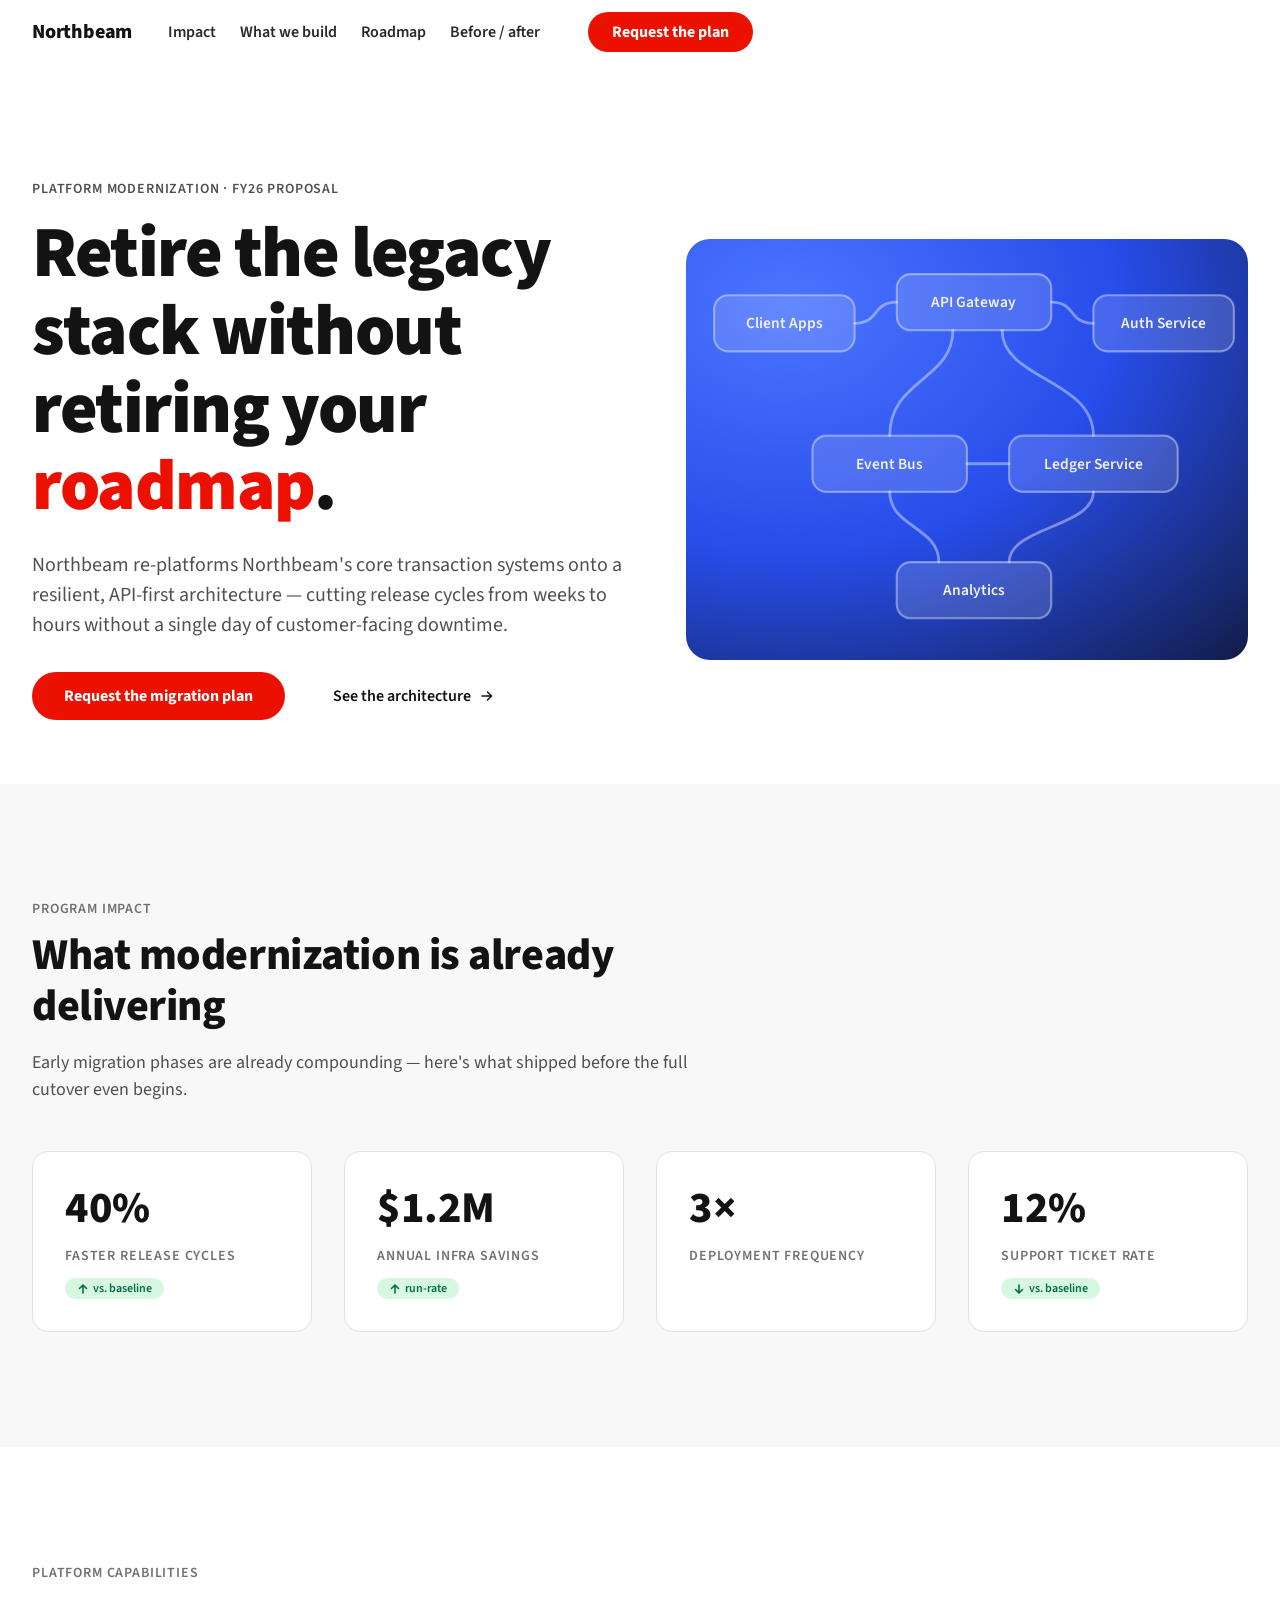
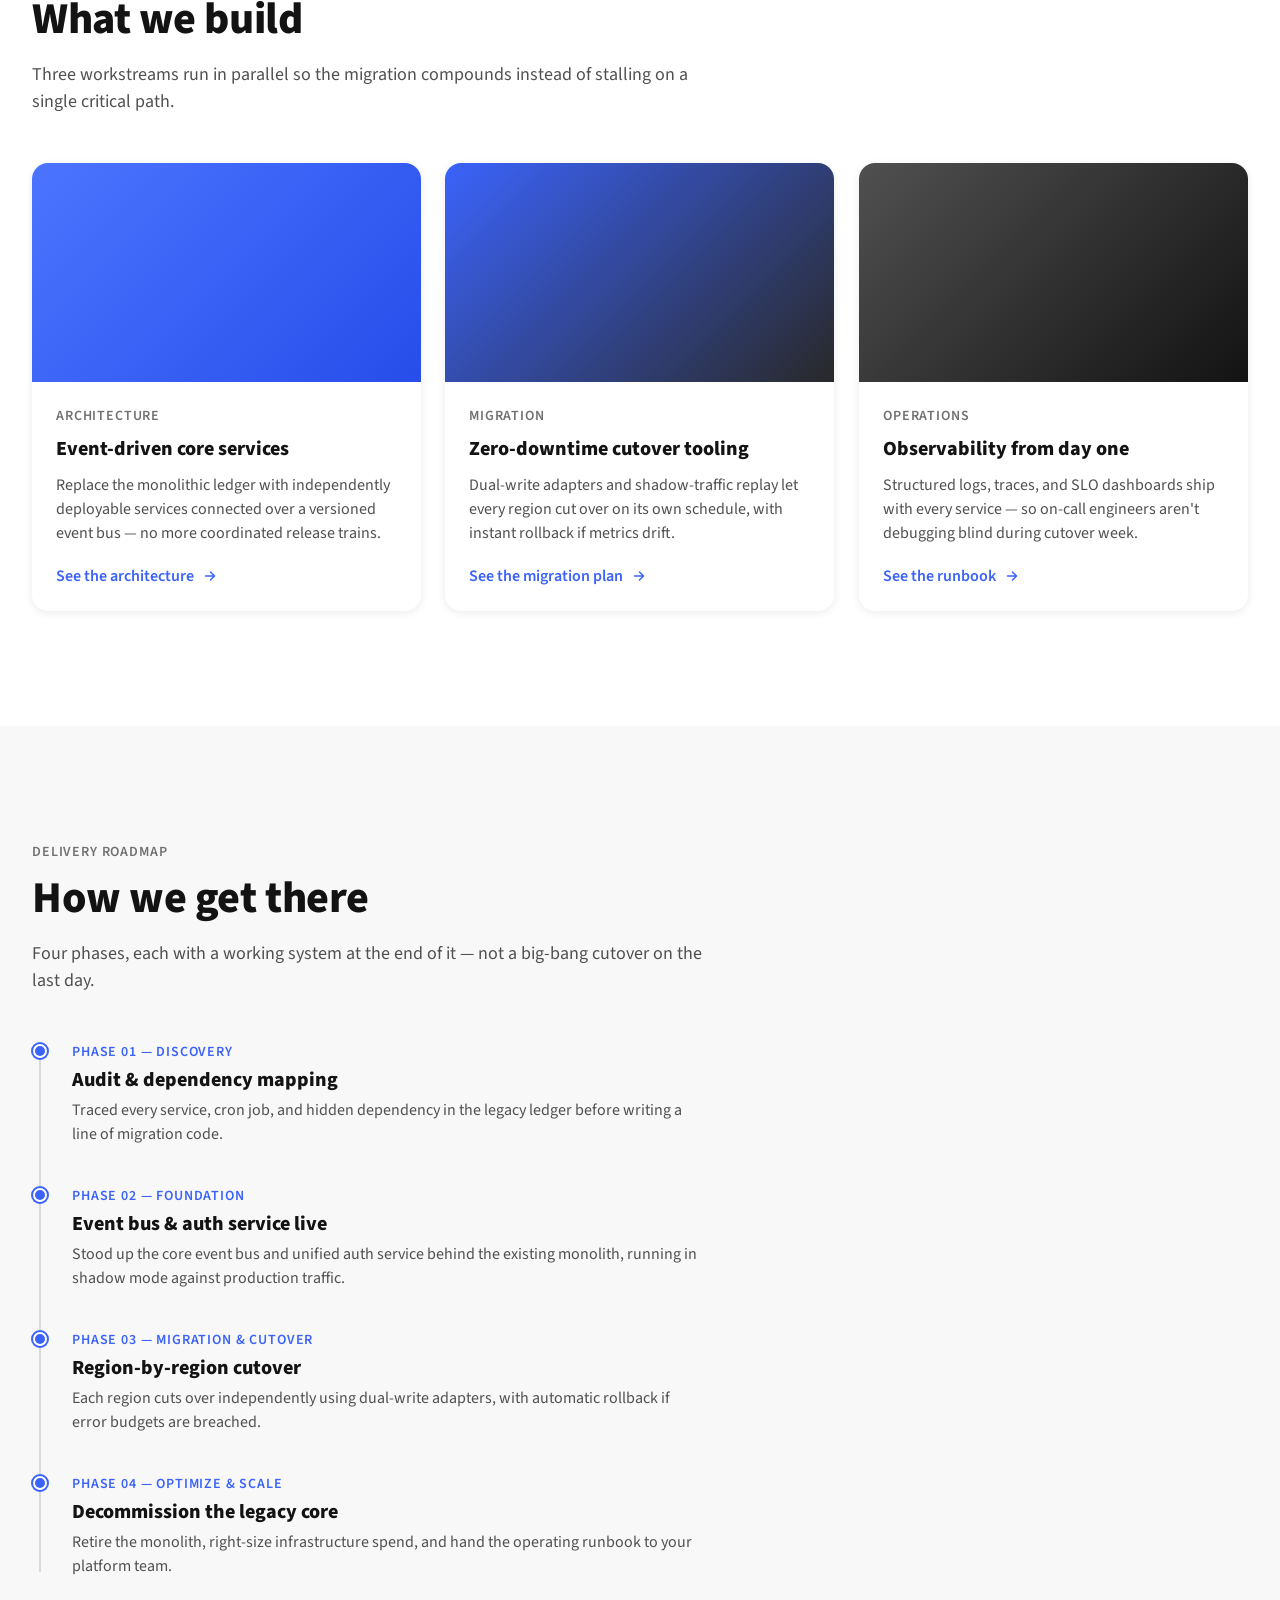
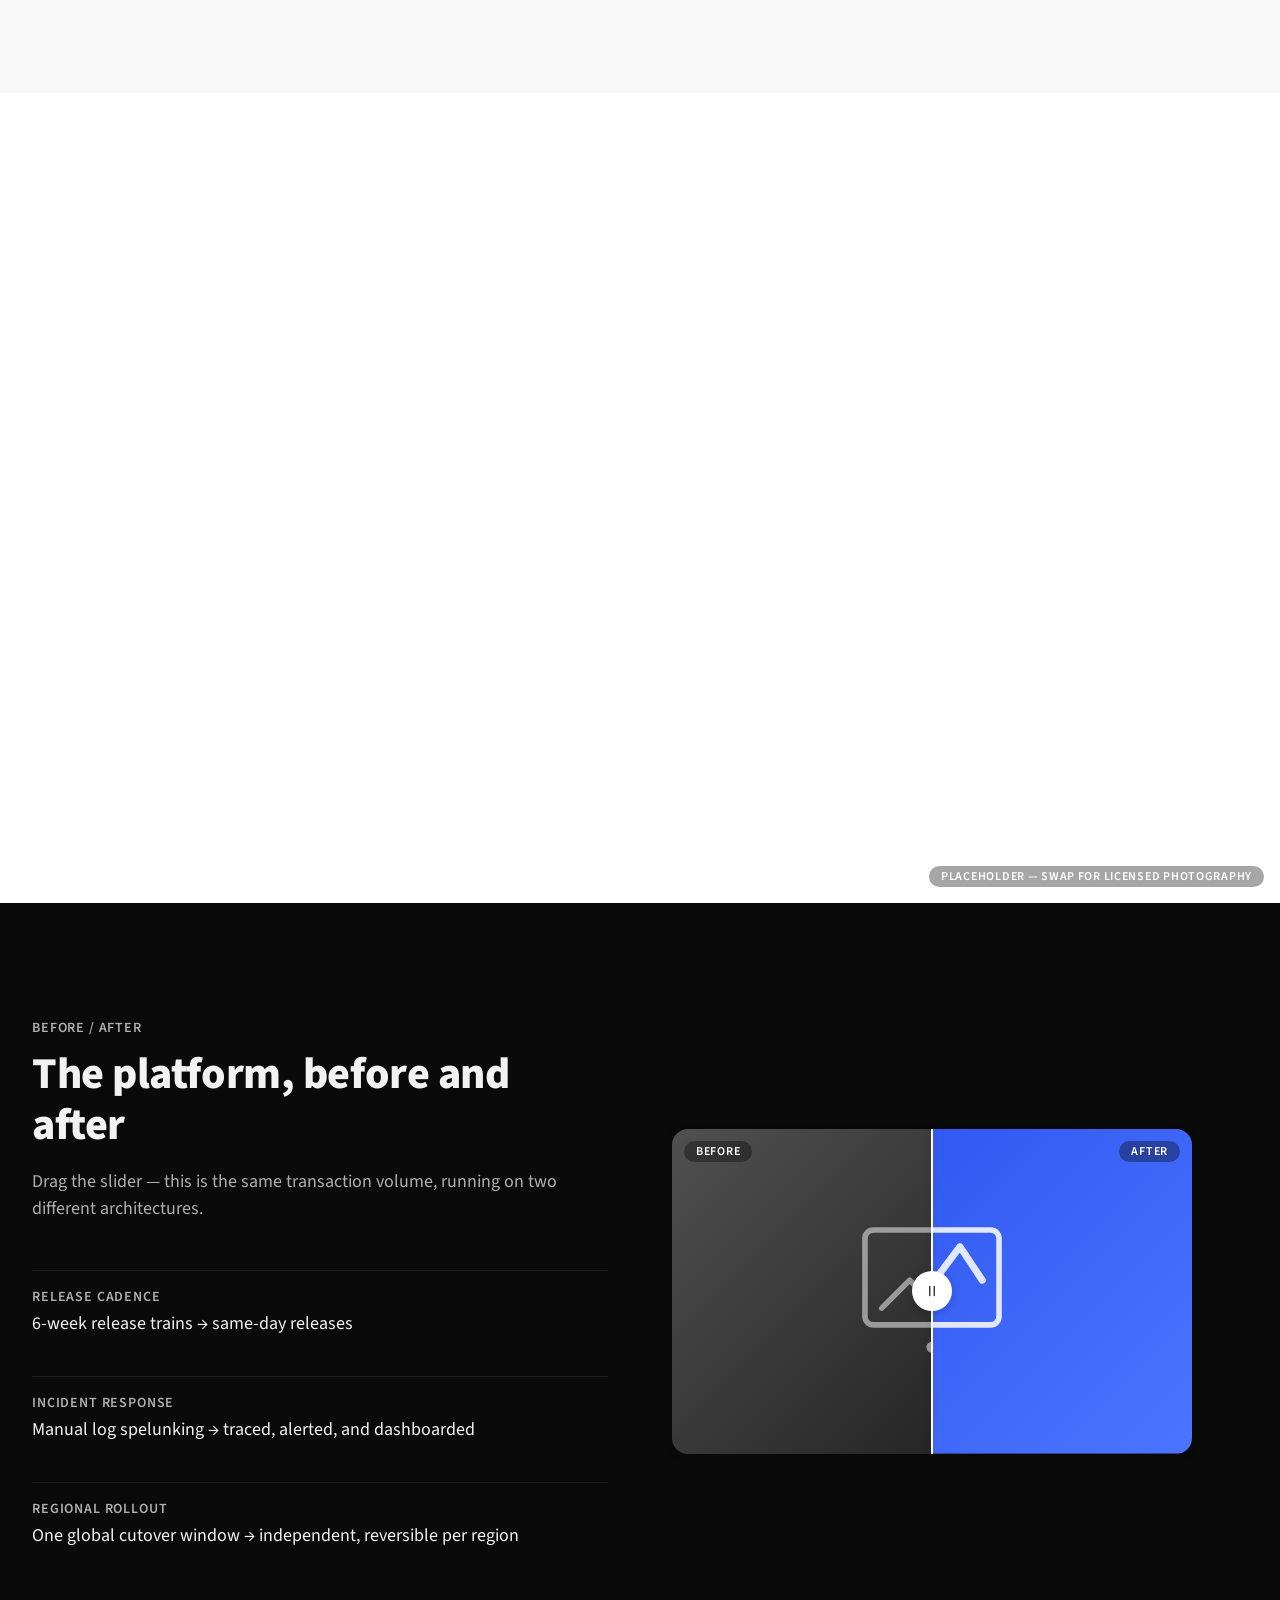
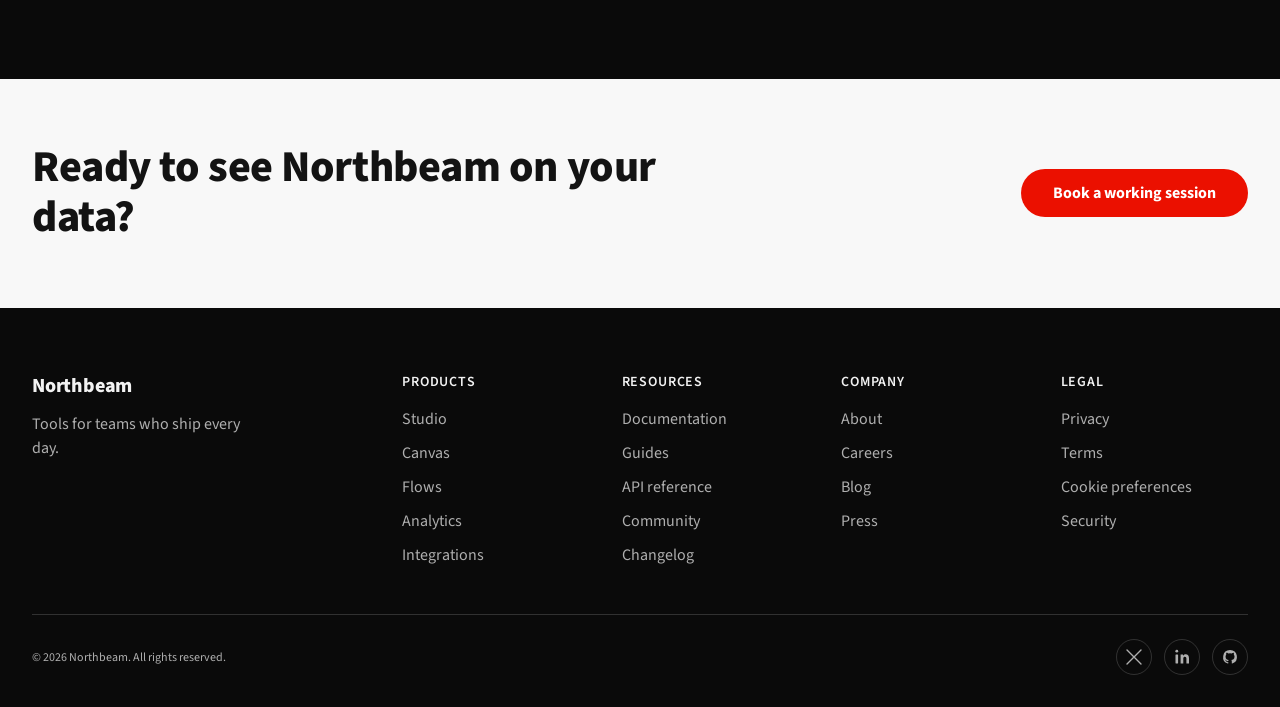
<file: adobe-proposal/design-system/landing.html>
<!doctype html>
<html lang="en">
<head>
<meta charset="UTF-8">
<meta name="viewport" content="width=device-width, initial-scale=1.0">
<title>Northbeam — Platform Modernization Proposal</title>
<link rel="preconnect" href="https://fonts.googleapis.com">
<link rel="preconnect" href="https://fonts.gstatic.com" crossorigin>
<link href="https://fonts.googleapis.com/css2?family=Source+Sans+3:wght@400;600;700;800;900&family=Source+Code+Pro:wght@400;600&display=swap" rel="stylesheet">
<style>
/* ==========================================================================
   inlined from kit/tokens.css — the kit file is the source of truth
   ========================================================================== */
:root {
  /* ---- Brand ---------------------------------------------------------- */
  --brand-red:        #EB1000;
  --brand-red-hover:  #C50E00; /* derived: brand red darkened ~15% */
  --brand-red-press:  #A80C00; /* derived: brand red darkened ~28% */
  --brand-on-red:     #FFFFFF; /* white on #EB1000 = 4.6:1 — AA normal, use bold ≥16px */

  /* ---- Gray ramp (Spectrum 2, light set) ------------------------------ */
  --gray-25:   #FFFFFF;
  --gray-50:   #F8F8F8;
  --gray-75:   #F3F3F3;
  --gray-100:  #E9E9E9;
  --gray-200:  #E1E1E1;
  --gray-300:  #DADADA;
  --gray-400:  #C6C6C6;
  --gray-500:  #8F8F8F;
  --gray-600:  #717171;
  --gray-700:  #505050;
  --gray-800:  #292929;
  --gray-900:  #131313;
  --gray-1000: #000000;

  /* ---- Accent / informative blue (Spectrum blue, light set) ----------- */
  --blue-800:  #4B75FF;
  --blue-900:  #3B63FB;
  --blue-1000: #274DEA;

  /* ---- Spectrum UI red (semantic negative — NOT the brand red) -------- */
  --red-800:   #F03823;
  --red-900:   #D73220;

  /* ---- Semantic colors (Spectrum -800 step, light) --------------------- */
  --color-positive:    #079355;
  --color-negative:    #F03823;
  --color-notice:      #D45B00;
  --color-informative: #4B75FF;
  --color-positive-subtle-bg:    #D7F7E1;
  --color-negative-subtle-bg:    #FFEBE8;
  --color-notice-subtle-bg:      #FFECCF;
  --color-informative-subtle-bg: #E5F0FE;
  /* Text ON subtle backgrounds — Spectrum -1000 step, ≥4.5:1 on the pair above */
  --color-positive-on-subtle:    #036E45;
  --color-negative-on-subtle:    #B72818;
  --color-notice-on-subtle:      #A73E00;
  --color-informative-on-subtle: #274DEA;

  /* ---- Surfaces (Spectrum background layers) --------------------------- */
  --color-bg-base:     var(--gray-25);
  --color-bg-layer-1:  var(--gray-50);   /* subtle section differentiation */
  --color-bg-layer-2:  var(--gray-75);
  --color-bg-elevated: #FFFFFF;          /* cards, popovers */
  --color-bg-dark-section: #0A0A0A;      /* deliberate dark sections + footer */

  /* ---- Text ------------------------------------------------------------ */
  --color-text-heading:   var(--gray-900);
  --color-text-body:      var(--gray-800);
  --color-text-secondary: var(--gray-700);
  --color-text-tertiary:  var(--gray-600);
  --color-text-disabled:  var(--gray-500);
  --color-text-on-dark:          #F2F2F2;
  --color-text-on-dark-secondary:#AFAFAF;
  --color-link:        var(--blue-900);
  --color-link-hover:  var(--blue-1000);

  /* ---- Borders / dividers ---------------------------------------------- */
  --color-border:        var(--gray-200);
  --color-border-strong: var(--gray-300);
  --color-divider:       var(--gray-100);
  /* For permanently-dark surfaces (footer, dark sections) — theme-independent */
  --color-border-on-dark:        rgba(255, 255, 255, 0.16);
  --color-border-on-dark-strong: rgba(255, 255, 255, 0.40);
  --color-divider-on-dark:       rgba(255, 255, 255, 0.08);
  --color-bg-on-dark-hover:      rgba(255, 255, 255, 0.14);
  --color-bg-on-dark-press:      rgba(255, 255, 255, 0.22);
  /* Overlays on imagery — theme-independent */
  --color-scrim:         rgba(0, 0, 0, 0.35);
  --color-text-on-media: #FFFFFF;
  /* Scrims for text over photography (photo sections). Text on photos always
     sits on one of these — never directly on the image. */
  --scrim-photo:        linear-gradient(180deg, rgba(0, 0, 0, 0.10) 0%, rgba(0, 0, 0, 0.60) 100%);
  --scrim-photo-strong: linear-gradient(180deg, rgba(0, 0, 0, 0.35) 0%, rgba(0, 0, 0, 0.78) 100%);
  --scrim-photo-left:   linear-gradient(90deg, rgba(0, 0, 0, 0.70) 0%, rgba(0, 0, 0, 0.30) 55%, rgba(0, 0, 0, 0) 100%);

  /* ---- Focus (instant, never animated) --------------------------------- */
  --focus-ring-color: var(--blue-900);
  --focus-ring: 0 0 0 2px var(--color-bg-base), 0 0 0 4px var(--focus-ring-color);

  /* ---- Typography ------------------------------------------------------- */
  --font-sans: "Source Sans 3", "Source Sans Pro", -apple-system, BlinkMacSystemFont,
               "Segoe UI", Helvetica, Arial, sans-serif;
  --font-mono: "Source Code Pro", ui-monospace, SFMono-Regular, Menlo, monospace;

  --weight-regular:   400;
  --weight-semibold:  600;
  --weight-bold:      700;
  --weight-extrabold: 800; /* default heading weight (Spectrum: extra-bold) */
  --weight-black:     900; /* hero / heavy variant */

  /* Fluid marketing scale (research/design-rules.md §1) */
  --text-hero:    clamp(2.75rem, 4.5vw + 1rem, 4.5rem);  /* 44 → 72px */
  --text-display: clamp(3.25rem, 6vw + 1rem, 5.5rem);    /* 52 → 88px, campaign heroes only */
  --text-h2:      clamp(1.75rem, 2.5vw + 1rem, 2.75rem); /* 28 → 44px */
  --text-h3:      clamp(1.25rem, 1vw + 1rem, 1.75rem);   /* 20 → 28px */
  --text-h4:      1.25rem;                                /* 20px */
  --text-lede:    1.25rem;   /* 20px — opening paragraph under a hero */
  --text-body:    1.125rem;  /* 18px marketing body */
  --text-body-s:  1rem;      /* 16px */
  --text-detail:  0.875rem;  /* 14px — eyebrows/meta; pair with --tracking-detail + uppercase */
  --text-caption: 0.75rem;   /* 12px */

  --leading-hero:    1.08; /* display type sits tight */
  --leading-heading: 1.15;
  --leading-sub:     1.3;  /* Spectrum heading line-height */
  --leading-body:    1.5;  /* Spectrum body line-height */

  --tracking-hero:   -0.02em; /* negative tracking only ≥ ~20px */
  --tracking-h2:     -0.01em;
  --tracking-body:    0;
  --tracking-detail:  0.06em; /* Spectrum detail-letter-spacing */

  /* ---- Spacing (Spectrum scale) ----------------------------------------- */
  --space-25:  1px;
  --space-50:  2px;
  --space-75:  4px;
  --space-100: 8px;
  --space-200: 12px;
  --space-300: 16px;
  --space-400: 24px;
  --space-500: 32px;
  --space-600: 40px;
  --space-700: 48px;
  --space-800: 64px;
  --space-900: 80px;
  --space-1000: 96px;

  /* Layout rhythm (research/design-rules.md §3) */
  --space-section:   clamp(3.5rem, 9vw, 7.5rem); /* 56 → 120px section pad */
  --container-max:   1280px;
  --container-wide:  1440px; /* hero/visual sections only */
  --container-text:  42rem;  /* 672px — body copy column cap */
  --gutter:          clamp(1rem, 3vw, 2rem);

  /* ---- Corner radius (Spectrum 2 scale + marketing media tier) --------- */
  --radius-s:    4px;
  --radius-m:    8px;
  --radius-l:    10px;
  --radius-xl:   16px;   /* cards, media */
  --radius-xxl:  24px;   /* large hero media */
  --radius-pill: 999px;  /* primary CTAs — the Spectrum 2 signature */

  /* ---- Elevation (Spectrum geometry + light opacities) ------------------ */
  --shadow-resting:  0 1px 6px rgba(0, 0, 0, 0.12);
  --shadow-elevated: 0 2px 8px rgba(0, 0, 0, 0.16);
  --shadow-dragged:  0 6px 16px rgba(0, 0, 0, 0.20);
  /* Marketing-tier card shadows (derived: softer resting, bloomed hover) */
  --shadow-card:       0 2px 8px rgba(0, 0, 0, 0.08);
  --shadow-card-hover: 0 12px 32px rgba(0, 0, 0, 0.14);

  /* ---- Motion (design-system/motion.md §1 — use these names ONLY) ------- */
  --motion-duration-instant: 0ms;
  --motion-duration-100: 130ms;  /* press feedback, button hover, tooltips */
  --motion-duration-200: 160ms;  /* hover color/border/shadow, tag, tray exit */
  --motion-duration-300: 190ms;  /* menu close, scrim exit */
  --motion-duration-400: 220ms;  /* dropdown open, popover, card hover lift */
  --motion-duration-500: 250ms;  /* panel entry, accordion expand */
  --motion-duration-600: 300ms;  /* UI ceiling — nothing interactive exceeds this */
  --motion-duration-900: 450ms;  /* modal open/close */
  --motion-duration-1000: 500ms; /* absolute overlay ceiling */
  --motion-duration-scroll-reveal: 550ms;
  --motion-duration-loop: 1000ms;

  --motion-ease-linear:     cubic-bezier(0, 0, 1, 1);
  --motion-ease-in-out:     cubic-bezier(0.45, 0, 0.4, 1);
  --motion-ease-out:        cubic-bezier(0, 0, 0.4, 1);      /* small component motion */
  --motion-ease-out-strong: cubic-bezier(0.23, 1, 0.32, 1);  /* hero / scroll-reveal scale */
  --motion-ease-spring:     cubic-bezier(0.34, 1.56, 0.64, 1); /* micro-interactions only */
  --motion-ease-drawer:     cubic-bezier(0.32, 0.72, 0, 1);
  /* NOTE: no ease-in token exists, by design. Exits use ease-out, shorter
     duration than the matching entrance. See motion.md §1.3. */

  color-scheme: light;
}

/* ==========================================================================
   Dark theme — media-query default, [data-theme] wins in both directions
   ========================================================================== */

:root[data-theme="dark"] { color-scheme: dark; }

@media (prefers-color-scheme: dark) {
  :root:not([data-theme="light"]) { color-scheme: dark; }
}

/* Shared dark values, applied under both selectors below */
:root[data-theme="dark"] {
  --gray-25:   #111111; --gray-50:  #1B1B1B; --gray-75:  #222222;
  --gray-100:  #2C2C2C; --gray-200: #323232; --gray-300: #393939;
  --gray-400:  #444444; --gray-500: #6D6D6D; --gray-600: #8A8A8A;
  --gray-700:  #AFAFAF; --gray-800: #DBDBDB; --gray-900: #F2F2F2;
  --gray-1000: #FFFFFF;

  --blue-800: #4069FD; --blue-900: #5681FF; --blue-1000: #6995FE;
  --red-800:  #DF3422; --red-900:  #FC432E;

  --color-positive:    #068850;
  --color-negative:    #DF3422;
  --color-notice:      #C75200;
  --color-informative: #4069FD;
  --color-positive-subtle-bg:    #003326;
  --color-negative-subtle-bg:    #571107;
  --color-notice-subtle-bg:      #501B00;
  --color-informative-subtle-bg: #0C2175;
  --color-positive-on-subtle:    #0EAF62;
  --color-negative-on-subtle:    #FF6756;
  --color-notice-on-subtle:      #F37500;
  --color-informative-on-subtle: #6995FE;

  --color-bg-elevated: #222222;
  --color-bg-dark-section: #060606;
  --color-text-on-dark: #F2F2F2;
  --color-text-on-dark-secondary: #AFAFAF;

  --shadow-resting:  0 1px 6px rgba(0, 0, 0, 0.36);
  --shadow-elevated: 0 2px 8px rgba(0, 0, 0, 0.48);
  --shadow-dragged:  0 6px 16px rgba(0, 0, 0, 0.60);
  --shadow-card:       0 2px 8px rgba(0, 0, 0, 0.30);
  --shadow-card-hover: 0 12px 32px rgba(0, 0, 0, 0.45);
}

@media (prefers-color-scheme: dark) {
  :root:not([data-theme="light"]) {
    --gray-25:   #111111; --gray-50:  #1B1B1B; --gray-75:  #222222;
    --gray-100:  #2C2C2C; --gray-200: #323232; --gray-300: #393939;
    --gray-400:  #444444; --gray-500: #6D6D6D; --gray-600: #8A8A8A;
    --gray-700:  #AFAFAF; --gray-800: #DBDBDB; --gray-900: #F2F2F2;
    --gray-1000: #FFFFFF;

    --blue-800: #4069FD; --blue-900: #5681FF; --blue-1000: #6995FE;
    --red-800:  #DF3422; --red-900:  #FC432E;

    --color-positive:    #068850;
    --color-negative:    #DF3422;
    --color-notice:      #C75200;
    --color-informative: #4069FD;
    --color-positive-subtle-bg:    #003326;
    --color-negative-subtle-bg:    #571107;
    --color-notice-subtle-bg:      #501B00;
    --color-informative-subtle-bg: #0C2175;
    --color-positive-on-subtle:    #0EAF62;
    --color-negative-on-subtle:    #FF6756;
    --color-notice-on-subtle:      #F37500;
    --color-informative-on-subtle: #6995FE;

    --color-bg-elevated: #222222;
    --color-bg-dark-section: #060606;
    --color-text-on-dark: #F2F2F2;
    --color-text-on-dark-secondary: #AFAFAF;

    --shadow-resting:  0 1px 6px rgba(0, 0, 0, 0.36);
    --shadow-elevated: 0 2px 8px rgba(0, 0, 0, 0.48);
    --shadow-dragged:  0 6px 16px rgba(0, 0, 0, 0.60);
    --shadow-card:       0 2px 8px rgba(0, 0, 0, 0.30);
    --shadow-card-hover: 0 12px 32px rgba(0, 0, 0, 0.45);
  }
}

/* ==========================================================================
   Reduced motion — durations collapse to 1ms (not 0: transitionend must
   still fire). Components additionally follow motion.md §6 (JS observers
   short-circuit; transform-based movement removed).
   ========================================================================== */

@media (prefers-reduced-motion: reduce) {
  :root {
    --motion-duration-100: 1ms;  --motion-duration-200: 1ms;
    --motion-duration-300: 1ms;  --motion-duration-400: 1ms;
    --motion-duration-500: 1ms;  --motion-duration-600: 1ms;
    --motion-duration-900: 1ms;  --motion-duration-1000: 1ms;
    --motion-duration-scroll-reveal: 1ms;
    --motion-duration-loop: 1ms;
  }
}
</style>
<style>
/* ==========================================================================
   Northbeam landing page — built from the design system's component
   fragments (navigation.html, hero.html, cards.html, data.html,
   buttons.html, interactive.html). Class names and token usage are lifted
   directly from those fragments so this page stays in lockstep with the kit.
   ========================================================================== */

/* ---- 0. Reset & base --------------------------------------------------- */
*, *::before, *::after { box-sizing: border-box; }
html { scroll-behavior: smooth; }
[id] { scroll-margin-top: 88px; }
body {
  margin: 0;
  font-family: var(--font-sans);
  background: var(--color-bg-base);
  color: var(--color-text-body);
  -webkit-font-smoothing: antialiased;
}
img, svg { display: block; max-width: 100%; }
h1, h2, h3, h4, p { margin: 0; }

/* ---- 1. Layout shells --------------------------------------------------- */
.adb-container { max-width: var(--container-max); margin-inline: auto; padding-inline: var(--gutter); }
.adb-container--wide { max-width: var(--container-wide); }
.adb-container--text { max-width: var(--container-text); }

.adb-section { background: var(--color-bg-base); padding-block: var(--space-section); }
.adb-section--subtle { background: var(--color-bg-layer-1); }
.adb-section--dark {
  background: var(--color-bg-dark-section);
  color: var(--color-text-on-dark);
}
.adb-section--dark .adb-section__eyebrow { color: var(--color-text-on-dark-secondary); }
.adb-section--dark .adb-section__heading { color: var(--color-text-on-dark); }
.adb-section--dark .adb-section__body { color: var(--color-text-on-dark-secondary); }

.adb-section__eyebrow {
  font-size: var(--text-detail);
  font-weight: var(--weight-semibold);
  letter-spacing: var(--tracking-detail);
  text-transform: uppercase;
  color: var(--color-text-tertiary);
  margin: 0 0 var(--space-200);
}
.adb-section__heading {
  font-size: var(--text-h2);
  font-weight: var(--weight-extrabold);
  letter-spacing: var(--tracking-h2);
  line-height: var(--leading-heading);
  color: var(--color-text-heading);
  margin: 0 0 var(--space-300);
  max-width: 26ch;
}
.adb-section__body {
  font-size: var(--text-body);
  line-height: var(--leading-body);
  color: var(--color-text-secondary);
  max-width: var(--container-text);
  margin: 0 0 var(--space-700);
}

/* ---- shared pill button system (buttons.html) --------------------------- */
.adb-btn {
  box-sizing: border-box;
  display: inline-flex;
  align-items: center;
  justify-content: center;
  gap: var(--space-100);
  font-family: var(--font-sans);
  font-weight: var(--weight-bold);
  font-size: var(--text-body-s);
  line-height: 1;
  border: var(--space-50) solid transparent;
  border-radius: var(--radius-pill);
  text-decoration: none;
  cursor: pointer;
  user-select: none;
  white-space: nowrap;
  background: transparent;
  transition: background var(--motion-duration-100) var(--motion-ease-out),
              border-color var(--motion-duration-100) var(--motion-ease-out),
              color var(--motion-duration-100) var(--motion-ease-out),
              transform var(--motion-duration-100) var(--motion-ease-out);
}
.adb-btn:focus-visible { box-shadow: var(--focus-ring); outline: none; transition: none; }
.adb-btn-md { padding: calc(var(--space-200) - var(--space-50)) calc(var(--space-400) - var(--space-50)); }
.adb-btn-lg { padding: calc(var(--space-300) - var(--space-50)) calc(var(--space-500) - var(--space-50)); }

.adb-btn-primary { background: var(--brand-red); border-color: transparent; color: var(--brand-on-red); }
@media (hover: hover) and (pointer: fine) {
  .adb-btn-primary:hover:not(:disabled) { background: var(--brand-red-hover); }
}
.adb-btn-primary:active:not(:disabled) { background: var(--brand-red-press); transform: scale(0.98); }

.adb-btn-quiet {
  background: transparent;
  border-color: transparent;
  color: var(--color-text-heading);
  font-weight: var(--weight-semibold);
}
@media (hover: hover) and (pointer: fine) {
  .adb-btn-quiet:hover:not(:disabled) { color: var(--color-link-hover); }
}
.adb-btn-quiet:active:not(:disabled) { transform: scale(0.98); }

.adb-btn-icon-trail { display: inline-flex; width: 1em; height: 1em; transition: transform var(--motion-duration-200) var(--motion-ease-out); }
@media (hover: hover) and (pointer: fine) {
  .adb-btn-quiet:hover .adb-btn-icon-trail { transform: translateX(var(--space-75)); }
}

/* ==========================================================================
   2. Sticky nav — truly page-level (position: sticky on the real header)
   ========================================================================== */
.adb-nav {
  position: sticky;
  top: 0;
  z-index: 50;
  display: flex;
  align-items: center;
  gap: var(--space-400);
  min-height: 64px;
  padding-inline: var(--gutter);
  background: var(--color-bg-base);
  border-bottom: var(--space-25) solid transparent;
  box-shadow: none;
  transition: border-color var(--motion-duration-400) var(--motion-ease-out),
              box-shadow var(--motion-duration-400) var(--motion-ease-out),
              background var(--motion-duration-400) var(--motion-ease-out);
}
.adb-nav__wordmark {
  font-weight: var(--weight-extrabold);
  letter-spacing: var(--tracking-h2);
  font-size: var(--text-h4);
  color: var(--color-text-heading);
  text-decoration: none;
  white-space: nowrap;
}
.adb-nav__brand, .adb-nav__links, .adb-nav__actions {
  transition: transform var(--motion-duration-400) var(--motion-ease-out);
  transform-origin: left center;
}
.adb-nav__actions { transform-origin: right center; }
.adb-nav.is-scrolled {
  border-bottom-color: var(--color-border);
  box-shadow: var(--shadow-resting);
}
.adb-nav.is-scrolled .adb-nav__brand,
.adb-nav.is-scrolled .adb-nav__links,
.adb-nav.is-scrolled .adb-nav__actions {
  transform: scale(0.92);
}
.adb-nav__brand { display: flex; align-items: center; margin-inline-end: var(--space-200); }
.adb-nav__links { display: flex; align-items: center; gap: var(--space-400); margin: 0; padding: 0; list-style: none; white-space: nowrap; }
.adb-nav__link {
  position: relative;
  display: inline-block;
  padding-block: var(--space-100);
  font-size: var(--text-body-s);
  font-weight: var(--weight-semibold);
  color: var(--color-text-body);
  text-decoration: none;
}
.adb-nav__link::after {
  content: "";
  position: absolute;
  left: 0; bottom: 0;
  height: var(--space-25);
  width: 100%;
  background: var(--color-text-heading);
  transform: scaleX(0);
  transform-origin: left;
  transition: transform var(--motion-duration-100) var(--motion-ease-in-out);
}
@media (hover: hover) and (pointer: fine) {
  .adb-nav__link:hover { color: var(--color-text-heading); }
  .adb-nav__link:hover::after { transform: scaleX(1); }
}
.adb-nav__link:focus-visible { outline: none; box-shadow: var(--focus-ring); border-radius: var(--radius-s); transition: none; }
.adb-nav__spacer { flex: 1 1 auto; }
.adb-nav__cluster { display: flex; align-items: center; gap: var(--space-300); }
.adb-nav__burger {
  display: none;
  align-items: center;
  justify-content: center;
  width: 36px; height: 36px;
  padding: 0;
  border: none;
  background: transparent;
  color: var(--color-text-heading);
  border-radius: var(--radius-s);
  cursor: pointer;
}
.adb-nav__burger:focus-visible { outline: none; box-shadow: var(--focus-ring); transition: none; }
.adb-nav__panel {
  order: 10;
  flex-basis: 100%;
  display: grid;
  grid-template-rows: 0fr;
  transition: grid-template-rows var(--motion-duration-500) var(--motion-ease-out);
}
.adb-nav__panel-inner { overflow: hidden; min-height: 0; }
.adb-nav[data-open="true"] .adb-nav__panel { grid-template-rows: 1fr; }
.adb-nav__panel-list { list-style: none; margin: 0; padding: var(--space-300) 0 var(--space-400); display: flex; flex-direction: column; gap: var(--space-100); border-top: var(--space-25) solid var(--color-divider); }
.adb-nav__panel-link {
  display: block;
  padding: var(--space-200) var(--space-100);
  border-radius: var(--radius-s);
  font-size: var(--text-body-s);
  font-weight: var(--weight-semibold);
  color: var(--color-text-body);
  text-decoration: none;
  transition: color var(--motion-duration-100) var(--motion-ease-out);
}
@media (hover: hover) and (pointer: fine) {
  .adb-nav__panel-link:hover { color: var(--color-text-heading); background: var(--color-bg-layer-1); }
}
.adb-nav__panel-link:focus-visible { outline: none; box-shadow: var(--focus-ring); transition: none; }

@media (max-width: 760px) {
  .adb-nav { flex-wrap: wrap; }
  .adb-nav__links { display: none; }
  .adb-nav__burger { display: inline-flex; }
}
/* Below ~480px the wordmark + pill CTA + burger no longer fit on one line
   (measured overflow at 390px viewport: ~19px past the edge). Move the CTA
   into the drawer instead of shrinking it — a squeezed pill button reads as
   a bug, a drawer entry doesn't. Base rule must precede the media query so
   the query's override actually wins in the cascade at narrow widths. */
.adb-nav__panel-cta { display: none; margin: 0 0 var(--space-300); align-self: flex-start; }
@media (max-width: 480px) {
  .adb-nav__cluster > .adb-btn-primary { display: none; }
  .adb-nav__panel-cta { display: inline-flex; }
}

/* ==========================================================================
   3. Hero (split, light) + entrance choreography + motion graphic
   ========================================================================== */
.adb-hero {
  max-width: var(--container-wide);
  margin-inline: auto;
  padding: var(--space-section) var(--gutter) var(--space-800);
}
.adb-hero--split {
  display: grid;
  grid-template-columns: 1fr;
  gap: var(--space-600);
  align-items: center;
}
@media (min-width: 900px) {
  .adb-hero--split { grid-template-columns: 1.05fr 1fr; gap: var(--space-800); }
}
.adb-hero__eyebrow {
  margin: 0 0 var(--space-300);
  font-size: var(--text-detail);
  font-weight: var(--weight-semibold);
  letter-spacing: var(--tracking-detail);
  text-transform: uppercase;
  color: var(--color-text-secondary);
}
.adb-hero__heading {
  margin: 0 0 var(--space-400);
  font-size: var(--text-hero);
  font-weight: var(--weight-black);
  letter-spacing: var(--tracking-hero);
  line-height: var(--leading-hero);
  color: var(--color-text-heading);
}
.adb-hero__emphasis { color: var(--brand-red); }
.adb-hero__lede {
  margin: 0 0 var(--space-500);
  max-width: var(--container-text);
  font-size: var(--text-lede);
  line-height: var(--leading-body);
  color: var(--color-text-secondary);
}
.adb-hero__ctas { display: flex; flex-wrap: wrap; align-items: center; gap: var(--space-400); }

.adb-hero__media {
  position: relative;
  overflow: hidden;
  aspect-ratio: 4 / 3;
  border-radius: var(--radius-xxl);
  background: radial-gradient(140% 140% at 18% 16%,
    var(--blue-800) 0%, var(--blue-1000) 42%, var(--color-bg-dark-section) 100%);
}
.adb-graphic__svg { position: absolute; inset: 0; width: 100%; height: 100%; }

.adb-hero__reveal {
  opacity: 0;
  transform: translateY(24px);
  transition: opacity var(--motion-duration-scroll-reveal) var(--motion-ease-out-strong),
              transform var(--motion-duration-scroll-reveal) var(--motion-ease-out-strong);
  transition-delay: calc(var(--reveal-index, 0) * var(--motion-duration-100));
}
.adb-hero__reveal.is-revealed { opacity: 1; transform: translateY(0); }
@media (prefers-reduced-motion: reduce) {
  .adb-hero__reveal { opacity: 1; transform: none; transition: none; }
}

/* ---- motion graphic: nodes ---- */
.adb-graphic__node {
  opacity: 0;
  transform: scale(0.6);
  transform-box: fill-box;
  transform-origin: 50% 50%;
  transition: opacity var(--motion-duration-400) var(--motion-ease-spring),
              transform var(--motion-duration-400) var(--motion-ease-spring);
}
.adb-graphic__node.is-in { opacity: 1; transform: scale(1); }
.adb-graphic__node.is-floating {
  animation-name: adb-graphic-float;
  animation-duration: calc(var(--motion-duration-loop) * 6);
  animation-timing-function: var(--motion-ease-in-out);
  animation-iteration-count: infinite;
  animation-direction: alternate;
  animation-delay: calc(var(--motion-duration-loop) * var(--float-index, 0) * 0.4);
}
@keyframes adb-graphic-float {
  from { transform: translateY(-3px); }
  to   { transform: translateY(3px); }
}
.adb-graphic__node-rect {
  fill: var(--color-bg-on-dark-hover);
  stroke: var(--color-border-on-dark-strong);
  stroke-width: 1.5;
}
.adb-graphic__node-label {
  font-family: var(--font-sans);
  font-size: 11px;
  font-weight: 600;
  fill: var(--color-text-on-dark);
  text-anchor: middle;
  dominant-baseline: middle;
}

/* ---- motion graphic: connecting paths ---- */
.adb-graphic__path {
  fill: none;
  stroke: var(--color-border-on-dark-strong);
  stroke-width: 2;
  stroke-linecap: round;
  transition: stroke-dashoffset calc(var(--motion-duration-scroll-reveal) * 1.5) var(--motion-ease-out-strong);
}

/* ---- motion graphic: ambient data pulses (off until .is-active) ---- */
.adb-graphic__pulse { fill: var(--color-text-on-dark); opacity: 0; }
.adb-graphic__pulses.is-active .adb-graphic__pulse {
  animation-name: adb-graphic-pulse-move;
  animation-timing-function: var(--motion-ease-linear);
  animation-iteration-count: infinite;
  animation-duration: calc(var(--motion-duration-loop) * 3);
}
.adb-graphic__pulses.is-active .adb-graphic__pulse:nth-of-type(2) {
  animation-duration: calc(var(--motion-duration-loop) * 3.4);
  animation-delay: calc(var(--motion-duration-loop) * 0.6);
}
.adb-graphic__pulses.is-active .adb-graphic__pulse:nth-of-type(3) {
  animation-duration: calc(var(--motion-duration-loop) * 3.8);
  animation-delay: calc(var(--motion-duration-loop) * 1.2);
}
@keyframes adb-graphic-pulse-move {
  0%   { offset-distance: 0%;   opacity: 0; }
  8%   { opacity: 0.9; }
  92%  { opacity: 0.9; }
  100% { offset-distance: 100%; opacity: 0; }
}
@media (prefers-reduced-motion: reduce) {
  .adb-graphic__node { opacity: 1 !important; transform: none !important; transition: none !important; animation: none !important; }
  .adb-graphic__path { transition: none !important; }
  .adb-graphic__pulse { opacity: 0 !important; animation: none !important; }
}

/* ==========================================================================
   4. Stat band
   ========================================================================== */
.adb-stat-row { display: grid; grid-template-columns: repeat(auto-fit, minmax(200px, 1fr)); gap: var(--space-500); }
.adb-stat {
  background: var(--color-bg-elevated);
  border: 1px solid var(--color-border);
  border-radius: var(--radius-xl);
  padding: var(--space-500);
  display: flex;
  flex-direction: column;
  gap: var(--space-200);
  opacity: 0;
  transform: translateY(24px);
  transition: opacity var(--motion-duration-scroll-reveal) var(--motion-ease-out-strong),
              transform var(--motion-duration-scroll-reveal) var(--motion-ease-out-strong);
  transition-delay: calc(var(--stat-index, 0) * 80ms);
}
.adb-stat.is-revealed { opacity: 1; transform: translateY(0); }
.adb-stat__value {
  font-size: var(--text-h2);
  font-weight: var(--weight-extrabold);
  letter-spacing: var(--tracking-h2);
  line-height: var(--leading-heading);
  color: var(--color-text-heading);
  font-variant-numeric: tabular-nums;
}
.adb-stat__label {
  font-size: var(--text-detail);
  font-weight: var(--weight-semibold);
  letter-spacing: var(--tracking-detail);
  text-transform: uppercase;
  color: var(--color-text-tertiary);
}
.adb-stat__delta {
  display: inline-flex;
  align-items: center;
  gap: var(--space-75);
  width: fit-content;
  font-size: var(--text-caption);
  font-weight: var(--weight-semibold);
  padding: var(--space-50) var(--space-200);
  border-radius: var(--radius-pill);
}
.adb-stat__delta svg { width: 12px; height: 12px; flex: none; }
.adb-stat__delta--up { color: var(--color-positive-on-subtle); background: var(--color-positive-subtle-bg); }
.adb-stat__delta--down { color: var(--color-negative-on-subtle); background: var(--color-negative-subtle-bg); }
@media (prefers-reduced-motion: reduce) {
  .adb-stat { opacity: 1; transform: none; transition: none; }
}

/* ==========================================================================
   5. Cards — "What we build"
   ========================================================================== */
.adb-card-grid { display: grid; grid-template-columns: repeat(3, 1fr); gap: var(--space-400); }
@media (max-width: 900px) { .adb-card-grid { grid-template-columns: repeat(2, 1fr); } }
@media (max-width: 600px) { .adb-card-grid { grid-template-columns: 1fr; } }

.adb-card {
  font-family: var(--font-sans);
  background: var(--color-bg-elevated);
  border-radius: var(--radius-xl);
  box-shadow: var(--shadow-card);
  overflow: hidden;
  box-sizing: border-box;
}
.adb-card-content {
  display: flex;
  flex-direction: column;
  transition: transform var(--motion-duration-400) var(--motion-ease-out),
              box-shadow var(--motion-duration-400) var(--motion-ease-out);
}
@media (hover: hover) and (pointer: fine) {
  .adb-card-content:hover { transform: translateY(-4px); box-shadow: var(--shadow-card-hover); }
}
.adb-card-media { aspect-ratio: 16 / 9; width: 100%; }
.adb-card-media--hue-a { background: linear-gradient(135deg, var(--blue-800), var(--blue-1000)); }
.adb-card-media--hue-b { background: linear-gradient(135deg, var(--gray-700), var(--gray-900)); }
.adb-card-media--hue-c { background: linear-gradient(135deg, var(--blue-900), var(--gray-800)); }
.adb-card-body { display: flex; flex-direction: column; gap: var(--space-200); padding: var(--space-400); }
.adb-card-eyebrow {
  margin: 0;
  font-size: var(--text-detail);
  font-weight: var(--weight-semibold);
  letter-spacing: var(--tracking-detail);
  text-transform: uppercase;
  color: var(--color-text-tertiary);
}
.adb-card-title { margin: 0; font-size: var(--text-h4); line-height: var(--leading-heading); font-weight: var(--weight-extrabold); color: var(--color-text-heading); }
.adb-card-text { margin: 0; font-size: var(--text-body-s); line-height: var(--leading-body); color: var(--color-text-secondary); }
.adb-card-link {
  display: inline-flex;
  align-items: center;
  gap: var(--space-100);
  margin-top: var(--space-100);
  font-size: var(--text-body-s);
  font-weight: var(--weight-semibold);
  color: var(--color-link);
  text-decoration: none;
  width: fit-content;
  transition: color var(--motion-duration-100) var(--motion-ease-in-out);
}
.adb-card-link-icon { width: 1em; height: 1em; flex: none; transition: transform var(--motion-duration-100) var(--motion-ease-out); }
@media (hover: hover) and (pointer: fine) {
  .adb-card-link:hover { color: var(--color-link-hover); }
  .adb-card-link:hover .adb-card-link-icon { transform: translateX(var(--space-50)); }
}
.adb-card-link:focus-visible { outline: none; box-shadow: var(--focus-ring); border-radius: var(--radius-s); transition: none; }

[data-reveal] {
  opacity: 0;
  transform: translateY(24px);
  transition: opacity var(--motion-duration-scroll-reveal) var(--motion-ease-out-strong),
              transform var(--motion-duration-scroll-reveal) var(--motion-ease-out-strong);
  transition-delay: calc(var(--reveal-index, 0) * 100ms);
}
[data-reveal].is-revealed { opacity: 1; transform: translateY(0); }
@media (prefers-reduced-motion: reduce) {
  [data-reveal] { transform: none !important; }
}

/* ==========================================================================
   6. Timeline — "How we get there"
   ========================================================================== */
.adb-timeline { position: relative; display: flex; flex-direction: column; gap: var(--space-600); padding-left: var(--space-600); max-width: var(--container-text); }
.adb-timeline__rail {
  position: absolute;
  left: 7px; top: 6px; bottom: 6px; width: 2px;
  background: var(--color-border-strong);
  transform: scaleY(0);
  transform-origin: top;
  transition: transform calc(var(--motion-duration-scroll-reveal) * 2) var(--motion-ease-out-strong);
}
.adb-timeline.is-revealed .adb-timeline__rail { transform: scaleY(1); }
.adb-step-item { position: relative; }
.adb-step-item__dot {
  position: absolute;
  left: calc(var(--space-600) * -1 + 1px);
  top: 2px;
  width: 14px; height: 14px;
  border-radius: 50%;
  background: var(--blue-900);
  border: 2px solid var(--color-bg-base);
  box-shadow: 0 0 0 2px var(--blue-900);
  transform: scale(0);
  transition: transform var(--motion-duration-400) var(--motion-ease-spring);
  transition-delay: calc(var(--stagger-index, 0) * var(--motion-duration-100));
}
.adb-timeline.is-revealed .adb-step-item__dot { transform: scale(1); }
.adb-step-item__eyebrow { font-size: var(--text-detail); font-weight: var(--weight-semibold); letter-spacing: var(--tracking-detail); text-transform: uppercase; color: var(--color-link); margin: 0 0 var(--space-75); }
.adb-step-item__title { font-size: var(--text-h4); font-weight: var(--weight-extrabold); color: var(--color-text-heading); margin: 0 0 var(--space-75); }
.adb-step-item__desc { font-size: var(--text-body-s); line-height: var(--leading-body); color: var(--color-text-secondary); margin: 0; }
@media (prefers-reduced-motion: reduce) {
  .adb-timeline__rail { transform: scaleY(1); transition: none; }
  .adb-step-item__dot { transform: scale(1); transition: none; }
}

/* ==========================================================================
   6.5. Photo backdrop — full-bleed pinned "brand moment"
   Pin technique: the section gets position:relative + clip-path:inset(0).
   clip-path establishes a NEW CONTAINING BLOCK for position:fixed
   descendants (same property family as transform/filter/will-change), so
   .adb-photosec__media (position:fixed; inset:0) is clipped to this
   section's own box instead of the whole viewport — it reads as pinned
   while the section scrolls through view, then releases cleanly once the
   section scrolls past. No background-attachment:fixed (mobile jank), no
   JS/IntersectionObserver required — the pin is pure CSS. (The gallery's
   photo.html fragment additionally ships a position:sticky
   `.adb-photosec--in-frame` modifier for its boxed, scrollable demo frame;
   this is a real page, so it uses only the fixed technique above.)
   ========================================================================== */
.adb-photosec { position: relative; }
.adb-photosec--pinned {
  position: relative;
  clip-path: inset(0);
  overflow: hidden;
  min-height: 90vh;
}
.adb-photosec__media {
  position: fixed;
  inset: 0;
  z-index: 0;
  overflow: hidden;
  background-image: var(--photo, none);
  background-size: cover;
  background-position: center;
}
.adb-photosec__img {
  position: absolute;
  inset: 0;
  z-index: 0;
  width: 100%;
  height: 100%;
  object-fit: cover;
  display: block;
}
.adb-photosec__placeholder { position: absolute; inset: 0; z-index: 0; width: 100%; height: 100%; }
.adb-photosec__media::after {
  content: "";
  position: absolute;
  inset: 0;
  z-index: 1;
  background: var(--scrim-photo);
}
.adb-photosec__tag {
  position: absolute;
  right: var(--space-300);
  bottom: var(--space-300);
  z-index: 2;
  font-size: var(--text-caption);
  font-weight: var(--weight-semibold);
  letter-spacing: var(--tracking-detail);
  text-transform: uppercase;
  padding: var(--space-50) var(--space-200);
  border-radius: var(--radius-pill);
  background: var(--color-scrim);
  color: var(--color-text-on-media);
}
.adb-photosec__content {
  position: relative;
  z-index: 1;
  min-height: 90vh;
  display: flex;
  align-items: flex-end;
  padding-block: var(--space-800);
}
.adb-photosec__inner { max-width: var(--container-text); }
.adb-photosec__eyebrow {
  margin: 0 0 var(--space-200);
  font-size: var(--text-detail);
  font-weight: var(--weight-semibold);
  letter-spacing: var(--tracking-detail);
  text-transform: uppercase;
  color: var(--color-text-on-media);
}
.adb-photosec__heading {
  margin: 0 0 var(--space-300);
  font-size: var(--text-h3);
  font-weight: var(--weight-extrabold);
  letter-spacing: var(--tracking-h2);
  line-height: var(--leading-heading);
  color: var(--color-text-on-media);
}
.adb-photosec__line {
  margin: 0;
  max-width: 42ch;
  font-size: var(--text-body);
  line-height: var(--leading-body);
  color: var(--color-text-on-media);
}
@media (prefers-reduced-motion: reduce) {
  .adb-photosec__media { position: absolute !important; }
}

/* ==========================================================================
   7. Dark comparison — before/after slider
   ========================================================================== */
.adb-compare { display: grid; grid-template-columns: 1fr; gap: var(--space-600); align-items: center; }
@media (min-width: 900px) { .adb-compare { grid-template-columns: 1fr 1fr; gap: var(--space-800); } }
.adb-compare__facts { display: flex; flex-direction: column; gap: var(--space-400); margin-top: var(--space-500); }
.adb-compare__fact { display: flex; flex-direction: column; gap: var(--space-75); padding-block: var(--space-300); border-top: var(--space-25) solid var(--color-divider-on-dark); }
.adb-compare__fact-label { font-size: var(--text-detail); font-weight: var(--weight-semibold); letter-spacing: var(--tracking-detail); text-transform: uppercase; color: var(--color-text-on-dark-secondary); }
.adb-compare__fact-value { font-size: var(--text-body); color: var(--color-text-on-dark); }

.adb-ba {
  position: relative;
  width: 100%;
  max-width: 520px;
  aspect-ratio: 16 / 10;
  border-radius: var(--radius-xl);
  overflow: hidden;
  box-shadow: var(--shadow-elevated);
  --ba-pos: 50%;
}
.adb-ba__layer { position: absolute; inset: 0; display: flex; align-items: center; justify-content: center; }
.adb-ba__layer--before { background: linear-gradient(135deg, var(--gray-700), var(--gray-900)); }
.adb-ba__layer--after { background: linear-gradient(135deg, var(--blue-1000), var(--blue-800)); clip-path: inset(0 0 0 var(--ba-pos)); }
.adb-ba__layer svg { width: 55%; height: 55%; color: var(--gray-25); opacity: 0.85; }
.adb-ba__layer--before svg { color: var(--gray-400); opacity: 0.7; }
.adb-ba__divider { position: absolute; top: 0; bottom: 0; left: var(--ba-pos); width: 2px; background: var(--gray-25); transform: translateX(-1px); pointer-events: none; box-shadow: var(--shadow-resting); }
.adb-ba__grip {
  position: absolute; top: 50%; left: var(--ba-pos);
  width: 40px; height: 40px;
  border-radius: var(--radius-pill);
  background: var(--gray-25);
  color: var(--gray-800);
  display: flex; align-items: center; justify-content: center;
  transform: translate(-50%, -50%);
  box-shadow: var(--shadow-elevated);
  pointer-events: none;
}
.adb-ba__grip svg { width: 18px; height: 18px; }
.adb-ba__range { position: absolute; inset: 0; width: 100%; height: 100%; margin: 0; appearance: none; background: transparent; cursor: grab; opacity: 0; }
.adb-ba__range:active { cursor: grabbing; }
.adb-ba__range::-webkit-slider-thumb { appearance: none; width: 40px; height: 40px; }
.adb-ba__range::-moz-range-thumb { width: 40px; height: 40px; border: none; background: transparent; }
.adb-ba__range:focus-visible ~ .adb-ba__grip { box-shadow: var(--focus-ring), var(--shadow-elevated); transition: none; }
.adb-ba__tag {
  position: absolute; top: var(--space-200);
  font-size: var(--text-caption); font-weight: var(--weight-semibold);
  letter-spacing: var(--tracking-detail); text-transform: uppercase;
  padding: var(--space-50) var(--space-200);
  border-radius: var(--radius-pill);
  background: var(--color-scrim);
  color: var(--color-text-on-media);
  pointer-events: none;
}
.adb-ba__tag--before { left: var(--space-200); }
.adb-ba__tag--after { right: var(--space-200); }

/* ==========================================================================
   8. CTA band (light)
   ========================================================================== */
.adb-ctaband { background: var(--color-bg-layer-1); padding: var(--space-800) var(--gutter); }
.adb-ctaband__inner {
  max-width: var(--container-max);
  margin-inline: auto;
  display: flex;
  align-items: center;
  justify-content: space-between;
  flex-wrap: wrap;
  gap: var(--space-600);
}
.adb-ctaband__heading {
  margin: 0;
  max-width: var(--container-text);
  font-size: var(--text-h2);
  font-weight: var(--weight-extrabold);
  letter-spacing: var(--tracking-h2);
  line-height: var(--leading-heading);
  color: var(--color-text-heading);
}
@media (max-width: 720px) { .adb-ctaband__inner { flex-direction: column; align-items: flex-start; } }

/* ==========================================================================
   9. Footer
   ========================================================================== */
.adb-footer { background: var(--color-bg-dark-section); color: var(--color-text-on-dark-secondary); padding-block: var(--space-800) var(--space-500); }
.adb-footer__wordmark { font-weight: var(--weight-extrabold); letter-spacing: var(--tracking-h2); font-size: var(--text-h4); color: var(--color-text-on-dark); text-decoration: none; white-space: nowrap; }
.adb-footer__top { display: flex; flex-wrap: wrap; gap: var(--space-700); margin-bottom: var(--space-700); }
.adb-footer__brand-col { flex: 1 1 200px; min-width: 180px; }
.adb-footer__tagline { margin: var(--space-200) 0 0; font-size: var(--text-body-s); color: var(--color-text-on-dark-secondary); max-width: 26ch; line-height: var(--leading-body); }
.adb-footer__columns { flex: 3 1 480px; display: grid; grid-template-columns: repeat(4, minmax(0, 1fr)); gap: var(--space-500); }
.adb-footer__col-title { font-size: var(--text-detail); font-weight: var(--weight-semibold); letter-spacing: var(--tracking-detail); text-transform: uppercase; color: var(--color-text-on-dark); margin: 0 0 var(--space-300); }
.adb-footer__col-list { list-style: none; margin: 0; padding: 0; display: flex; flex-direction: column; gap: var(--space-200); }
.adb-footer__link { font-size: var(--text-body-s); color: var(--color-text-on-dark-secondary); text-decoration: none; transition: color var(--motion-duration-100) var(--motion-ease-in-out); }
@media (hover: hover) and (pointer: fine) { .adb-footer__link:hover { color: var(--color-text-on-dark); } }
.adb-footer__link:focus-visible { outline: none; box-shadow: var(--focus-ring); border-radius: var(--radius-s); transition: none; }
.adb-footer__divider { border: none; border-top: var(--space-25) solid var(--color-border-on-dark); margin: 0 0 var(--space-400); }
.adb-footer__bottom { display: flex; align-items: center; justify-content: space-between; flex-wrap: wrap; gap: var(--space-300); }
.adb-footer__copyright { font-size: var(--text-caption); color: var(--color-text-on-dark-secondary); margin: 0; }
.adb-footer__socials { display: flex; gap: var(--space-200); margin: 0; padding: 0; list-style: none; }
.adb-footer__social-btn {
  display: inline-flex; align-items: center; justify-content: center;
  width: 36px; height: 36px;
  border-radius: var(--radius-pill);
  border: var(--space-25) solid var(--color-border-on-dark);
  background: transparent;
  color: var(--color-text-on-dark-secondary);
  cursor: pointer;
  transition: transform var(--motion-duration-100) var(--motion-ease-out),
              color var(--motion-duration-100) var(--motion-ease-out),
              border-color var(--motion-duration-100) var(--motion-ease-out);
}
@media (hover: hover) and (pointer: fine) {
  .adb-footer__social-btn:hover { transform: translateY(-2px); color: var(--color-text-on-dark); border-color: var(--color-border-on-dark-strong); }
}
.adb-footer__social-btn:active { transform: scale(0.97); }
.adb-footer__social-btn:focus-visible { outline: none; box-shadow: var(--focus-ring); transition: none; }
.adb-footer__social-btn svg { display: block; }

@media (max-width: 860px) {
  .adb-footer__top { flex-direction: column; }
  .adb-footer__columns { grid-template-columns: repeat(2, minmax(0, 1fr)); }
}
@media (max-width: 480px) {
  .adb-footer__columns { grid-template-columns: 1fr; }
  .adb-footer__bottom { flex-direction: column; align-items: flex-start; }
}

/* ==========================================================================
   10. Reduced motion — global belt-and-suspenders (motion.md §6)
   ========================================================================== */
@media (prefers-reduced-motion: reduce) {
  html { scroll-behavior: auto; }
  *, *::before, *::after {
    animation-duration: 1ms !important;
    animation-iteration-count: 1 !important;
    scroll-behavior: auto !important;
  }
}

/* ---- screen-reader-only utility ---- */
.adb-sr-only { position: absolute; width: 1px; height: 1px; overflow: hidden; clip: rect(0 0 0 0); white-space: nowrap; }
</style>
</head>
<body data-sample-content="northbeam-demo">

<header class="adb-nav" data-nav-header>
  <a class="adb-nav__brand adb-nav__wordmark" href="#top">Northbeam</a>
  <ul class="adb-nav__links">
    <li><a class="adb-nav__link" href="#impact">Impact</a></li>
    <li><a class="adb-nav__link" href="#build">What we build</a></li>
    <li><a class="adb-nav__link" href="#roadmap">Roadmap</a></li>
    <li><a class="adb-nav__link" href="#comparison">Before / after</a></li>
  </ul>
  <span class="adb-nav__spacer"></span>
  <div class="adb-nav__cluster">
    <a class="adb-btn adb-btn-primary adb-btn-md" href="#comparison">Request the plan</a>
    <button class="adb-nav__burger" type="button" data-nav-burger aria-expanded="false" aria-controls="nav-mobile-panel" aria-label="Toggle navigation menu">
      <svg width="20" height="20" viewBox="0 0 20 20" fill="none" aria-hidden="true">
        <path d="M3 5.5H17M3 10H17M3 14.5H17" stroke="currentColor" stroke-width="1.6" stroke-linecap="round"/>
      </svg>
    </button>
  </div>
  <div class="adb-nav__panel" id="nav-mobile-panel">
    <div class="adb-nav__panel-inner">
      <ul class="adb-nav__panel-list">
        <li><a class="adb-nav__panel-link" href="#impact">Impact</a></li>
        <li><a class="adb-nav__panel-link" href="#build">What we build</a></li>
        <li><a class="adb-nav__panel-link" href="#roadmap">Roadmap</a></li>
        <li><a class="adb-nav__panel-link" href="#comparison">Before / after</a></li>
      </ul>
      <a href="#comparison" class="adb-btn adb-btn-primary adb-btn-md adb-nav__panel-cta">Request the plan</a>
    </div>
  </div>
</header>

<main id="top">

  <!-- ============================= HERO ============================= -->
  <section class="adb-hero adb-hero--split" data-hero-reveal aria-labelledby="hero-heading">
    <div class="adb-hero__content">
      <p class="adb-hero__eyebrow adb-hero__reveal" style="--reveal-index:0">Platform Modernization &middot; FY26 Proposal</p>
      <h1 id="hero-heading" class="adb-hero__heading adb-hero__reveal" style="--reveal-index:1">
        Retire the legacy stack without retiring your <span class="adb-hero__emphasis">roadmap</span>.
      </h1>
      <p class="adb-hero__lede adb-hero__reveal" style="--reveal-index:2">
        Northbeam re-platforms Northbeam's core transaction systems onto a resilient, API-first
        architecture &mdash; cutting release cycles from weeks to hours without a single
        day of customer-facing downtime.
      </p>
      <div class="adb-hero__ctas adb-hero__reveal" style="--reveal-index:3">
        <a href="#comparison" class="adb-btn adb-btn-primary adb-btn-lg">Request the migration plan</a>
        <a href="#build" class="adb-btn adb-btn-quiet adb-btn-md">
          See the architecture
          <span class="adb-btn-icon-trail" aria-hidden="true">
            <svg viewBox="0 0 16 16" fill="none"><path d="M3 8h9M8.5 4l4 4-4 4" stroke="currentColor" stroke-width="1.5" stroke-linecap="round" stroke-linejoin="round"/></svg>
          </span>
        </a>
      </div>
    </div>

    <div class="adb-hero__media adb-hero__reveal" style="--reveal-index:4" data-placeholder="media-optional" role="img" aria-label="Live diagram of the Northbeam platform architecture: client apps flow through an API gateway to an auth service, an event bus, a ledger service, and analytics.">
      <svg class="adb-graphic__svg" viewBox="0 0 400 300" preserveAspectRatio="xMidYMid meet" aria-hidden="true" data-graphic-root>
        <g class="adb-graphic__paths">
          <path class="adb-graphic__path" data-after-node="1" d="M120,60 C138,60 132,45 150,45"></path>
          <path class="adb-graphic__path" data-after-node="2" d="M260,45 C278,45 272,60 290,60"></path>
          <path class="adb-graphic__path" data-after-node="3" d="M190,65 C190,100 145,100 145,140"></path>
          <path class="adb-graphic__path" data-after-node="4" d="M225,65 C225,100 290,100 290,140"></path>
          <path class="adb-graphic__path" data-after-node="4" d="M200,160 L230,160"></path>
          <path class="adb-graphic__path" data-after-node="5" d="M145,180 C145,205 180,205 180,230"></path>
          <path class="adb-graphic__path" data-after-node="5" d="M290,180 C290,205 230,205 230,230"></path>
        </g>
        <g class="adb-graphic__nodes">
          <g class="adb-graphic__node" data-node-index="0" style="--float-index:0">
            <rect class="adb-graphic__node-rect" x="20" y="40" width="100" height="40" rx="10"></rect>
            <text class="adb-graphic__node-label" x="70" y="61">Client Apps</text>
          </g>
          <g class="adb-graphic__node" data-node-index="1" style="--float-index:1">
            <rect class="adb-graphic__node-rect" x="150" y="25" width="110" height="40" rx="10"></rect>
            <text class="adb-graphic__node-label" x="205" y="46">API Gateway</text>
          </g>
          <g class="adb-graphic__node" data-node-index="2" style="--float-index:2">
            <rect class="adb-graphic__node-rect" x="290" y="40" width="100" height="40" rx="10"></rect>
            <text class="adb-graphic__node-label" x="340" y="61">Auth Service</text>
          </g>
          <g class="adb-graphic__node" data-node-index="3" style="--float-index:3">
            <rect class="adb-graphic__node-rect" x="90" y="140" width="110" height="40" rx="10"></rect>
            <text class="adb-graphic__node-label" x="145" y="161">Event Bus</text>
          </g>
          <g class="adb-graphic__node" data-node-index="4" style="--float-index:4">
            <rect class="adb-graphic__node-rect" x="230" y="140" width="120" height="40" rx="10"></rect>
            <text class="adb-graphic__node-label" x="290" y="161">Ledger Service</text>
          </g>
          <g class="adb-graphic__node" data-node-index="5" style="--float-index:5">
            <rect class="adb-graphic__node-rect" x="150" y="230" width="110" height="40" rx="10"></rect>
            <text class="adb-graphic__node-label" x="205" y="251">Analytics</text>
          </g>
        </g>
        <g class="adb-graphic__pulses" aria-hidden="true">
          <circle class="adb-graphic__pulse" data-pulse-index="0" r="4"></circle>
          <circle class="adb-graphic__pulse" data-pulse-index="1" r="4"></circle>
          <circle class="adb-graphic__pulse" data-pulse-index="2" r="4"></circle>
        </g>
      </svg>
    </div>
  </section>

  <!-- ============================= STATS ============================= -->
  <section class="adb-section adb-section--subtle" id="impact" aria-labelledby="impact-heading">
    <div class="adb-container">
      <p class="adb-section__eyebrow">Program impact</p>
      <h2 id="impact-heading" class="adb-section__heading">What modernization is already delivering</h2>
      <p class="adb-section__body">Early migration phases are already compounding &mdash; here's what shipped before the full cutover even begins.</p>

      <div class="adb-stat-row">
        <div class="adb-stat" data-count data-target="40" data-suffix="%" data-decimals="0" style="--stat-index:0">
          <span class="adb-stat__value" data-value>0%</span>
          <span class="adb-stat__label">Faster release cycles</span>
          <span class="adb-stat__delta adb-stat__delta--up">
            <svg viewBox="0 0 12 12" fill="none" aria-hidden="true"><path d="M6 10V2M6 2L2.5 5.5M6 2l3.5 3.5" stroke="currentColor" stroke-width="1.6" stroke-linecap="round" stroke-linejoin="round"/></svg>
            vs. baseline
          </span>
        </div>
        <div class="adb-stat" data-count data-target="1.2" data-prefix="$" data-suffix="M" data-decimals="1" style="--stat-index:1">
          <span class="adb-stat__value" data-value>$0.0M</span>
          <span class="adb-stat__label">Annual infra savings</span>
          <span class="adb-stat__delta adb-stat__delta--up">
            <svg viewBox="0 0 12 12" fill="none" aria-hidden="true"><path d="M6 10V2M6 2L2.5 5.5M6 2l3.5 3.5" stroke="currentColor" stroke-width="1.6" stroke-linecap="round" stroke-linejoin="round"/></svg>
            run-rate
          </span>
        </div>
        <div class="adb-stat" data-count data-target="3" data-suffix="&times;" data-decimals="0" style="--stat-index:2">
          <span class="adb-stat__value" data-value>0&times;</span>
          <span class="adb-stat__label">Deployment frequency</span>
        </div>
        <div class="adb-stat" data-count data-target="12" data-suffix="%" data-decimals="0" style="--stat-index:3">
          <span class="adb-stat__value" data-value>0%</span>
          <span class="adb-stat__label">Support ticket rate</span>
          <span class="adb-stat__delta adb-stat__delta--up">
            <svg viewBox="0 0 12 12" fill="none" aria-hidden="true"><path d="M6 2v8M6 10l3.5-3.5M6 10 2.5 6.5" stroke="currentColor" stroke-width="1.6" stroke-linecap="round" stroke-linejoin="round"/></svg>
            vs. baseline
          </span>
        </div>
      </div>
    </div>
  </section>

  <!-- ============================= CARDS ============================= -->
  <section class="adb-section" id="build" aria-labelledby="build-heading">
    <div class="adb-container">
      <p class="adb-section__eyebrow">Platform capabilities</p>
      <h2 id="build-heading" class="adb-section__heading">What we build</h2>
      <p class="adb-section__body">Three workstreams run in parallel so the migration compounds instead of stalling on a single critical path.</p>

      <div class="adb-card-grid">
        <article class="adb-card adb-card-content" data-reveal style="--reveal-index:0">
          <div class="adb-card-media adb-card-media--hue-a" aria-hidden="true" data-placeholder="media"></div>
          <div class="adb-card-body">
            <p class="adb-card-eyebrow">Architecture</p>
            <h3 class="adb-card-title">Event-driven core services</h3>
            <p class="adb-card-text">Replace the monolithic ledger with independently deployable services connected over a versioned event bus &mdash; no more coordinated release trains.</p>
            <a class="adb-card-link" href="#roadmap">
              See the architecture
              <svg class="adb-card-link-icon" viewBox="0 0 16 16" fill="none" aria-hidden="true"><path d="M3.5 8h9M8.5 4l4 4-4 4" stroke="currentColor" stroke-width="1.5" stroke-linecap="round" stroke-linejoin="round"/></svg>
            </a>
          </div>
        </article>

        <article class="adb-card adb-card-content" data-reveal style="--reveal-index:1">
          <div class="adb-card-media adb-card-media--hue-c" aria-hidden="true" data-placeholder="media"></div>
          <div class="adb-card-body">
            <p class="adb-card-eyebrow">Migration</p>
            <h3 class="adb-card-title">Zero-downtime cutover tooling</h3>
            <p class="adb-card-text">Dual-write adapters and shadow-traffic replay let every region cut over on its own schedule, with instant rollback if metrics drift.</p>
            <a class="adb-card-link" href="#roadmap">
              See the migration plan
              <svg class="adb-card-link-icon" viewBox="0 0 16 16" fill="none" aria-hidden="true"><path d="M3.5 8h9M8.5 4l4 4-4 4" stroke="currentColor" stroke-width="1.5" stroke-linecap="round" stroke-linejoin="round"/></svg>
            </a>
          </div>
        </article>

        <article class="adb-card adb-card-content" data-reveal style="--reveal-index:2">
          <div class="adb-card-media adb-card-media--hue-b" aria-hidden="true" data-placeholder="media"></div>
          <div class="adb-card-body">
            <p class="adb-card-eyebrow">Operations</p>
            <h3 class="adb-card-title">Observability from day one</h3>
            <p class="adb-card-text">Structured logs, traces, and SLO dashboards ship with every service &mdash; so on-call engineers aren't debugging blind during cutover week.</p>
            <a class="adb-card-link" href="#roadmap">
              See the runbook
              <svg class="adb-card-link-icon" viewBox="0 0 16 16" fill="none" aria-hidden="true"><path d="M3.5 8h9M8.5 4l4 4-4 4" stroke="currentColor" stroke-width="1.5" stroke-linecap="round" stroke-linejoin="round"/></svg>
            </a>
          </div>
        </article>
      </div>
    </div>
  </section>

  <!-- ============================= TIMELINE ============================= -->
  <section class="adb-section adb-section--subtle" id="roadmap" aria-labelledby="roadmap-heading">
    <div class="adb-container">
      <p class="adb-section__eyebrow">Delivery roadmap</p>
      <h2 id="roadmap-heading" class="adb-section__heading">How we get there</h2>
      <p class="adb-section__body">Four phases, each with a working system at the end of it &mdash; not a big-bang cutover on the last day.</p>

      <div class="adb-timeline">
        <div class="adb-timeline__rail" aria-hidden="true"></div>

        <div class="adb-step-item" style="--stagger-index: 0">
          <span class="adb-step-item__dot" aria-hidden="true"></span>
          <p class="adb-step-item__eyebrow">Phase 01 &mdash; Discovery</p>
          <h3 class="adb-step-item__title">Audit &amp; dependency mapping</h3>
          <p class="adb-step-item__desc">Traced every service, cron job, and hidden dependency in the legacy ledger before writing a line of migration code.</p>
        </div>

        <div class="adb-step-item" style="--stagger-index: 1">
          <span class="adb-step-item__dot" aria-hidden="true"></span>
          <p class="adb-step-item__eyebrow">Phase 02 &mdash; Foundation</p>
          <h3 class="adb-step-item__title">Event bus &amp; auth service live</h3>
          <p class="adb-step-item__desc">Stood up the core event bus and unified auth service behind the existing monolith, running in shadow mode against production traffic.</p>
        </div>

        <div class="adb-step-item" style="--stagger-index: 2">
          <span class="adb-step-item__dot" aria-hidden="true"></span>
          <p class="adb-step-item__eyebrow">Phase 03 &mdash; Migration &amp; cutover</p>
          <h3 class="adb-step-item__title">Region-by-region cutover</h3>
          <p class="adb-step-item__desc">Each region cuts over independently using dual-write adapters, with automatic rollback if error budgets are breached.</p>
        </div>

        <div class="adb-step-item" style="--stagger-index: 3">
          <span class="adb-step-item__dot" aria-hidden="true"></span>
          <p class="adb-step-item__eyebrow">Phase 04 &mdash; Optimize &amp; scale</p>
          <h3 class="adb-step-item__title">Decommission the legacy core</h3>
          <p class="adb-step-item__desc">Retire the monolith, right-size infrastructure spend, and hand the operating runbook to your platform team.</p>
        </div>
      </div>
    </div>
  </section>

  <!-- ============================= PHOTO BACKDROP (brand moment) ============================= -->
  <section class="adb-photosec adb-photosec--pinned" id="brand-moment" aria-labelledby="brand-moment-heading">
    <div class="adb-photosec__media" aria-hidden="true" data-placeholder="photo">
      <svg class="adb-photosec__placeholder" viewBox="0 0 800 600" preserveAspectRatio="xMidYMid slice" aria-hidden="true">
        <defs>
          <filter id="photosec-blur-landing" x="-20%" y="-20%" width="140%" height="140%">
            <feGaussianBlur in="SourceGraphic" stdDeviation="38"></feGaussianBlur>
          </filter>
        </defs>
        <rect width="800" height="600" style="fill: var(--gray-900);"></rect>
        <g style="filter: url(#photosec-blur-landing);">
          <ellipse cx="180" cy="180" rx="260" ry="200" style="fill: var(--blue-1000); opacity: 0.65;"></ellipse>
          <ellipse cx="620" cy="120" rx="220" ry="170" style="fill: var(--blue-800); opacity: 0.5;"></ellipse>
          <ellipse cx="520" cy="460" rx="300" ry="220" style="fill: var(--gray-700); opacity: 0.55;"></ellipse>
          <ellipse cx="120" cy="480" rx="200" ry="160" style="fill: var(--blue-900); opacity: 0.4;"></ellipse>
        </g>
      </svg>
    </div>
    <div class="adb-photosec__content">
      <!-- Tag lives here, not inside .adb-photosec__media: the fixed media
           layer is sized to the full viewport (100vh) while this content
           layer (and the section) is only 90vh — anchoring to media's own
           box would clip the tag out of view almost everywhere. -->
      <span class="adb-photosec__tag">Placeholder — swap for licensed photography</span>
      <div class="adb-container">
        <div class="adb-photosec__inner">
          <p class="adb-photosec__eyebrow">The team behind the cutover</p>
          <h2 id="brand-moment-heading" class="adb-photosec__heading">Shipping continues while the platform changes underneath it.</h2>
          <p class="adb-photosec__line">Every region keeps releasing on its normal cadence &mdash; the migration runs alongside the team's existing work, not instead of it.</p>
        </div>
      </div>
    </div>
  </section>

  <!-- ============================= DARK COMPARISON ============================= -->
  <section class="adb-section adb-section--dark" id="comparison" aria-labelledby="comparison-heading">
    <div class="adb-container">
      <div class="adb-compare">
        <div>
          <p class="adb-section__eyebrow">Before / after</p>
          <h2 id="comparison-heading" class="adb-section__heading">The platform, before and after</h2>
          <p class="adb-section__body">Drag the slider &mdash; this is the same transaction volume, running on two different architectures.</p>

          <div class="adb-compare__facts">
            <div class="adb-compare__fact">
              <span class="adb-compare__fact-label">Release cadence</span>
              <span class="adb-compare__fact-value">6-week release trains &rarr; same-day releases</span>
            </div>
            <div class="adb-compare__fact">
              <span class="adb-compare__fact-label">Incident response</span>
              <span class="adb-compare__fact-value">Manual log spelunking &rarr; traced, alerted, and dashboarded</span>
            </div>
            <div class="adb-compare__fact">
              <span class="adb-compare__fact-label">Regional rollout</span>
              <span class="adb-compare__fact-value">One global cutover window &rarr; independent, reversible per region</span>
            </div>
          </div>
        </div>

        <div class="adb-ba" id="beforeAfter">
          <div class="adb-ba__layer adb-ba__layer--before" aria-hidden="true" data-placeholder="media">
            <svg viewBox="0 0 64 64" fill="none"><rect x="8" y="10" width="48" height="34" rx="3" stroke="currentColor" stroke-width="2"/><path d="M14 38l10-10 8 8 10-14 8 10" stroke="currentColor" stroke-width="2" stroke-linecap="round" stroke-linejoin="round"/><circle cx="32" cy="52" r="2" fill="currentColor"/></svg>
          </div>
          <span class="adb-ba__tag adb-ba__tag--before">Before</span>
          <div class="adb-ba__layer adb-ba__layer--after" aria-hidden="true">
            <svg viewBox="0 0 64 64" fill="none"><rect x="8" y="10" width="48" height="34" rx="3" stroke="currentColor" stroke-width="2"/><path d="M14 34l8-8 8 6 12-16 8 12" stroke="currentColor" stroke-width="2.5" stroke-linecap="round" stroke-linejoin="round"/><circle cx="20" cy="20" r="3" fill="currentColor"/></svg>
          </div>
          <span class="adb-ba__tag adb-ba__tag--after">After</span>
          <div class="adb-ba__divider" aria-hidden="true"></div>
          <div class="adb-ba__grip" aria-hidden="true">
            <svg viewBox="0 0 24 24" fill="none"><path d="M9 6v12M15 6v12" stroke="currentColor" stroke-width="1.8" stroke-linecap="round"/></svg>
          </div>
          <input class="adb-ba__range" id="beforeAfterRange" type="range" min="0" max="100" value="50" step="1" aria-label="Reveal amount, before to after">
        </div>
      </div>
    </div>
  </section>

  <!-- ============================= CTA BAND ============================= -->
  <section class="adb-ctaband" aria-labelledby="ctaband-heading">
    <div class="adb-ctaband__inner">
      <h2 id="ctaband-heading" class="adb-ctaband__heading">Ready to see Northbeam on your data?</h2>
      <a href="#top" class="adb-btn adb-btn-primary adb-btn-lg">Book a working session</a>
    </div>
  </section>

</main>

<footer class="adb-footer">
  <div class="adb-container">
    <div class="adb-footer__top">
      <div class="adb-footer__brand-col">
        <span class="adb-footer__wordmark">Northbeam</span>
        <p class="adb-footer__tagline">Tools for teams who ship every day.</p>
      </div>
      <div class="adb-footer__columns">
        <div class="adb-footer__col">
          <p class="adb-footer__col-title">Products</p>
          <ul class="adb-footer__col-list">
            <li><a class="adb-footer__link" href="#">Studio</a></li>
            <li><a class="adb-footer__link" href="#">Canvas</a></li>
            <li><a class="adb-footer__link" href="#">Flows</a></li>
            <li><a class="adb-footer__link" href="#">Analytics</a></li>
            <li><a class="adb-footer__link" href="#">Integrations</a></li>
          </ul>
        </div>
        <div class="adb-footer__col">
          <p class="adb-footer__col-title">Resources</p>
          <ul class="adb-footer__col-list">
            <li><a class="adb-footer__link" href="#">Documentation</a></li>
            <li><a class="adb-footer__link" href="#">Guides</a></li>
            <li><a class="adb-footer__link" href="#">API reference</a></li>
            <li><a class="adb-footer__link" href="#">Community</a></li>
            <li><a class="adb-footer__link" href="#">Changelog</a></li>
          </ul>
        </div>
        <div class="adb-footer__col">
          <p class="adb-footer__col-title">Company</p>
          <ul class="adb-footer__col-list">
            <li><a class="adb-footer__link" href="#">About</a></li>
            <li><a class="adb-footer__link" href="#">Careers</a></li>
            <li><a class="adb-footer__link" href="#">Blog</a></li>
            <li><a class="adb-footer__link" href="#">Press</a></li>
          </ul>
        </div>
        <div class="adb-footer__col">
          <p class="adb-footer__col-title">Legal</p>
          <ul class="adb-footer__col-list">
            <li><a class="adb-footer__link" href="#">Privacy</a></li>
            <li><a class="adb-footer__link" href="#">Terms</a></li>
            <li><a class="adb-footer__link" href="#">Cookie preferences</a></li>
            <li><a class="adb-footer__link" href="#">Security</a></li>
          </ul>
        </div>
      </div>
    </div>
    <hr class="adb-footer__divider">
    <div class="adb-footer__bottom">
      <p class="adb-footer__copyright">&copy; 2026 Northbeam. All rights reserved.</p>
      <ul class="adb-footer__socials">
        <li>
          <a class="adb-footer__social-btn" href="#" aria-label="Northbeam on X">
            <svg width="16" height="16" viewBox="0 0 16 16" fill="none" aria-hidden="true"><path d="M1 1L15 15M15 1L1 15" stroke="currentColor" stroke-width="1.4" stroke-linecap="round"/></svg>
          </a>
        </li>
        <li>
          <a class="adb-footer__social-btn" href="#" aria-label="Northbeam on LinkedIn">
            <svg width="16" height="16" viewBox="0 0 16 16" fill="none" aria-hidden="true"><rect x="1.5" y="5.5" width="2.6" height="9" rx="0.4" fill="currentColor"/><circle cx="2.8" cy="2.2" r="1.4" fill="currentColor"/><path d="M6.6 5.5H9v1.3c.5-.9 1.5-1.5 2.7-1.5 2.1 0 3.3 1.4 3.3 3.9V14.5h-2.6V9.6c0-1.1-.4-1.9-1.5-1.9-.8 0-1.3.6-1.5 1.1-.1.2-.1.5-.1.8v4.9H6.6V5.5Z" fill="currentColor"/></svg>
          </a>
        </li>
        <li>
          <a class="adb-footer__social-btn" href="#" aria-label="Northbeam on GitHub">
            <svg width="16" height="16" viewBox="0 0 16 16" fill="none" aria-hidden="true"><path d="M8 1a7 7 0 0 0-2.2 13.6c.35.06.48-.15.48-.34v-1.2c-1.95.42-2.36-.94-2.36-.94-.32-.8-.78-1.02-.78-1.02-.64-.44.05-.43.05-.43.7.05 1.07.72 1.07.72.63 1.07 1.64.76 2.04.58.06-.46.24-.76.44-.94-1.56-.18-3.2-.78-3.2-3.47 0-.77.27-1.4.72-1.89-.07-.18-.31-.9.07-1.87 0 0 .59-.19 1.94.72a6.7 6.7 0 0 1 3.53 0c1.35-.91 1.94-.72 1.94-.72.38.97.14 1.69.07 1.87.45.49.72 1.12.72 1.89 0 2.7-1.64 3.29-3.21 3.46.25.22.48.65.48 1.3v1.93c0 .19.13.4.49.34A7 7 0 0 0 8 1Z" fill="currentColor"/></svg>
          </a>
        </li>
      </ul>
    </div>
  </div>
</footer>

<script>
(function () {
  var prefersReducedMotion = window.matchMedia('(prefers-reduced-motion: reduce)');

  function readMs(varName, fallback) {
    var raw = getComputedStyle(document.documentElement).getPropertyValue(varName).trim();
    var n = parseFloat(raw);
    if (isNaN(n)) return fallback;
    return raw.indexOf('ms') !== -1 ? n : n * 1000;
  }

  /* ---- 1. Sticky nav scroll condense (transform-only) ---- */
  var navHeader = document.querySelector('[data-nav-header]');
  if (navHeader) {
    var onScroll = function () {
      if (window.scrollY > 8) navHeader.classList.add('is-scrolled');
      else navHeader.classList.remove('is-scrolled');
    };
    window.addEventListener('scroll', onScroll, { passive: true });
    onScroll();
  }

  /* ---- 2. Mobile nav burger ---- */
  var burger = document.querySelector('[data-nav-burger]');
  if (burger && navHeader) {
    burger.addEventListener('click', function () {
      var isOpen = navHeader.getAttribute('data-open') === 'true';
      var next = !isOpen;
      navHeader.setAttribute('data-open', String(next));
      burger.setAttribute('aria-expanded', String(next));
    });
  }

  /* ---- 3. Hero text entrance choreography (once-only) ---- */
  var splitHero = document.querySelector('[data-hero-reveal]');
  var heroRevealItems = splitHero ? Array.prototype.slice.call(splitHero.querySelectorAll('.adb-hero__reveal')) : [];
  var showHero = function () {
    heroRevealItems.forEach(function (el) { el.classList.add('is-revealed'); });
  };
  var heroObserver = null;
  if (splitHero) {
    if (prefersReducedMotion.matches) {
      showHero();
    } else {
      heroObserver = new IntersectionObserver(function (entries) {
        entries.forEach(function (entry) {
          if (!entry.isIntersecting) return;
          heroRevealItems.forEach(function (el) {
            el.style.willChange = 'opacity, transform';
            el.classList.add('is-revealed');
            el.addEventListener('transitionend', function handler() {
              el.style.willChange = '';
              el.removeEventListener('transitionend', handler);
            }, { once: true });
          });
          heroObserver.unobserve(entry.target);
        });
      }, { threshold: 0.2, rootMargin: '-80px 0px' });
      heroObserver.observe(splitHero);
    }
  }

  /* ---- 4. Motion graphic: self-drawing platform architecture diagram ---- */
  var graphicRoot = document.querySelector('[data-graphic-root]');
  if (graphicRoot) {
    var nodes = Array.prototype.slice.call(graphicRoot.querySelectorAll('.adb-graphic__node'));
    var paths = Array.prototype.slice.call(graphicRoot.querySelectorAll('.adb-graphic__path'));
    var pulsesGroup = graphicRoot.querySelector('.adb-graphic__pulses');
    var pulses = Array.prototype.slice.call(graphicRoot.querySelectorAll('.adb-graphic__pulse'));
    var pulsePathIndexes = [0, 3, 6]; // client->gateway, gateway->ledger, ledger->analytics

    // Precompute dash lengths for every path so it can draw itself.
    paths.forEach(function (p) {
      var len = p.getTotalLength();
      p.style.strokeDasharray = len + ' ' + len;
      p.style.strokeDashoffset = String(len);
    });
    pulsePathIndexes.forEach(function (pathIndex, i) {
      var d = paths[pathIndex] && paths[pathIndex].getAttribute('d');
      if (d && pulses[i]) pulses[i].style.offsetPath = 'path(\'' + d + '\')';
    });

    var setGraphicStatic = function () {
      nodes.forEach(function (n) { n.classList.add('is-in'); });
      paths.forEach(function (p) { p.style.strokeDashoffset = '0'; });
      // no pulses, no float under reduced motion
    };

    var runGraphicSequence = function () {
      var nodeStagger = readMs('--motion-duration-100', 130);
      var nodeDuration = readMs('--motion-duration-400', 220);
      var scrollReveal = readMs('--motion-duration-scroll-reveal', 550);
      var pathDuration = scrollReveal * 1.5;
      var heroSettle = 4 * nodeStagger + scrollReveal; // matches hero media panel's own reveal delay+duration
      var baseDelay = heroSettle + nodeStagger; // ~ hero choreography lands, then the graphic begins

      nodes.forEach(function (n, i) {
        var delay = baseDelay + i * nodeStagger;
        setTimeout(function () {
          n.style.willChange = 'opacity, transform';
          n.classList.add('is-in');
          n.addEventListener('transitionend', function handler(e) {
            if (e.propertyName !== 'transform') return;
            n.style.willChange = '';
            n.classList.add('is-floating');
            n.removeEventListener('transitionend', handler);
          });
        }, delay);
      });

      var maxPathReady = 0;
      paths.forEach(function (p) {
        var afterIndex = parseInt(p.getAttribute('data-after-node'), 10) || 0;
        var delay = baseDelay + afterIndex * nodeStagger + nodeDuration;
        maxPathReady = Math.max(maxPathReady, delay + pathDuration);
        setTimeout(function () {
          p.style.willChange = 'stroke-dashoffset';
          p.style.strokeDashoffset = '0';
        }, delay);
      });

      setTimeout(function () {
        if (pulsesGroup) pulsesGroup.classList.add('is-active');
      }, maxPathReady);
    };

    if (prefersReducedMotion.matches) {
      setGraphicStatic();
    } else {
      var graphicObserver = new IntersectionObserver(function (entries) {
        entries.forEach(function (entry) {
          if (!entry.isIntersecting) return;
          runGraphicSequence();
          graphicObserver.unobserve(entry.target);
        });
      }, { threshold: 0.2, rootMargin: '-80px 0px' });
      graphicObserver.observe(graphicRoot.closest('.adb-hero__media') || graphicRoot);
    }
  }

  /* ---- 5. Stat count-up (once-only) ---- */
  var COUNT_DURATION = readMs('--motion-duration-loop', 1000);
  function easeOutCubic(t) { return 1 - Math.pow(1 - t, 3); }
  function formatStat(el, current) {
    var decimals = parseInt(el.getAttribute('data-decimals') || '0', 10);
    var prefix = el.getAttribute('data-prefix') || '';
    var suffix = el.getAttribute('data-suffix') || '';
    return prefix + current.toFixed(decimals) + suffix;
  }
  function runCountUp(statEl) {
    var target = parseFloat(statEl.getAttribute('data-target'));
    var valueEl = statEl.querySelector('[data-value]');
    if (!valueEl || isNaN(target)) return;
    var start = null;
    function tick(ts) {
      if (start === null) start = ts;
      var t = Math.min((ts - start) / COUNT_DURATION, 1);
      valueEl.innerHTML = formatStat(statEl, target * easeOutCubic(t));
      if (t < 1) requestAnimationFrame(tick);
      else valueEl.innerHTML = formatStat(statEl, target);
    }
    requestAnimationFrame(tick);
  }
  function setFinalStat(statEl) {
    var target = parseFloat(statEl.getAttribute('data-target'));
    var valueEl = statEl.querySelector('[data-value]');
    if (valueEl && !isNaN(target)) valueEl.innerHTML = formatStat(statEl, target);
  }
  var statEls = document.querySelectorAll('[data-count]');
  if (prefersReducedMotion.matches) {
    statEls.forEach(function (el) { el.classList.add('is-revealed'); setFinalStat(el); });
  } else {
    var statObserver = new IntersectionObserver(function (entries) {
      entries.forEach(function (entry) {
        if (!entry.isIntersecting) return;
        entry.target.classList.add('is-revealed');
        runCountUp(entry.target);
        statObserver.unobserve(entry.target);
      });
    }, { threshold: 0.3, rootMargin: '-40px 0px' });
    statEls.forEach(function (el) { statObserver.observe(el); });
  }

  /* ---- 6. Card scroll-reveal (canonical [data-reveal] pattern, once-only) ---- */
  var revealEls = document.querySelectorAll('[data-reveal]');
  var applyRevealState = function (el) { el.classList.add('is-revealed'); };
  if (prefersReducedMotion.matches) {
    revealEls.forEach(applyRevealState);
  } else {
    var revealObserver = new IntersectionObserver(function (entries) {
      entries.forEach(function (entry) {
        if (!entry.isIntersecting) return;
        entry.target.style.willChange = 'transform, opacity';
        entry.target.classList.add('is-revealed');
        entry.target.addEventListener('transitionend', function () {
          entry.target.style.willChange = '';
        }, { once: true });
        revealObserver.unobserve(entry.target);
      });
    }, { threshold: 0.15, rootMargin: '-80px 0px' });
    revealEls.forEach(function (el) { revealObserver.observe(el); });
  }

  /* ---- 7. Timeline reveal (rail draw + dot pop, once-only) ---- */
  var timelineEl = document.querySelector('.adb-timeline');
  if (timelineEl) {
    if (prefersReducedMotion.matches) {
      timelineEl.classList.add('is-revealed');
    } else {
      var timelineObserver = new IntersectionObserver(function (entries) {
        entries.forEach(function (entry) {
          if (!entry.isIntersecting) return;
          entry.target.classList.add('is-revealed');
          timelineObserver.unobserve(entry.target);
        });
      }, { threshold: 0.3, rootMargin: '-40px 0px' });
      timelineObserver.observe(timelineEl);
    }
  }

  /* ---- 8. Before/after slider ---- */
  var baRoot = document.getElementById('beforeAfter');
  var baRange = document.getElementById('beforeAfterRange');
  if (baRoot && baRange) {
    var setBa = function (val) { baRoot.style.setProperty('--ba-pos', val + '%'); };
    setBa(baRange.value);
    baRange.addEventListener('input', function () { setBa(baRange.value); });
  }

  /* ---- 9. Live prefers-reduced-motion toggle: snap everything to final state ---- */
  prefersReducedMotion.addEventListener('change', function (e) {
    if (!e.matches) return;
    showHero();
    if (graphicRoot) {
      graphicRoot.querySelectorAll('.adb-graphic__node').forEach(function (n) { n.classList.add('is-in'); });
      graphicRoot.querySelectorAll('.adb-graphic__path').forEach(function (p) { p.style.strokeDashoffset = '0'; });
    }
    statEls.forEach(function (el) { el.classList.add('is-revealed'); setFinalStat(el); });
    revealEls.forEach(applyRevealState);
    if (timelineEl) timelineEl.classList.add('is-revealed');
  });
})();
</script>
</body>
</html>
</file>
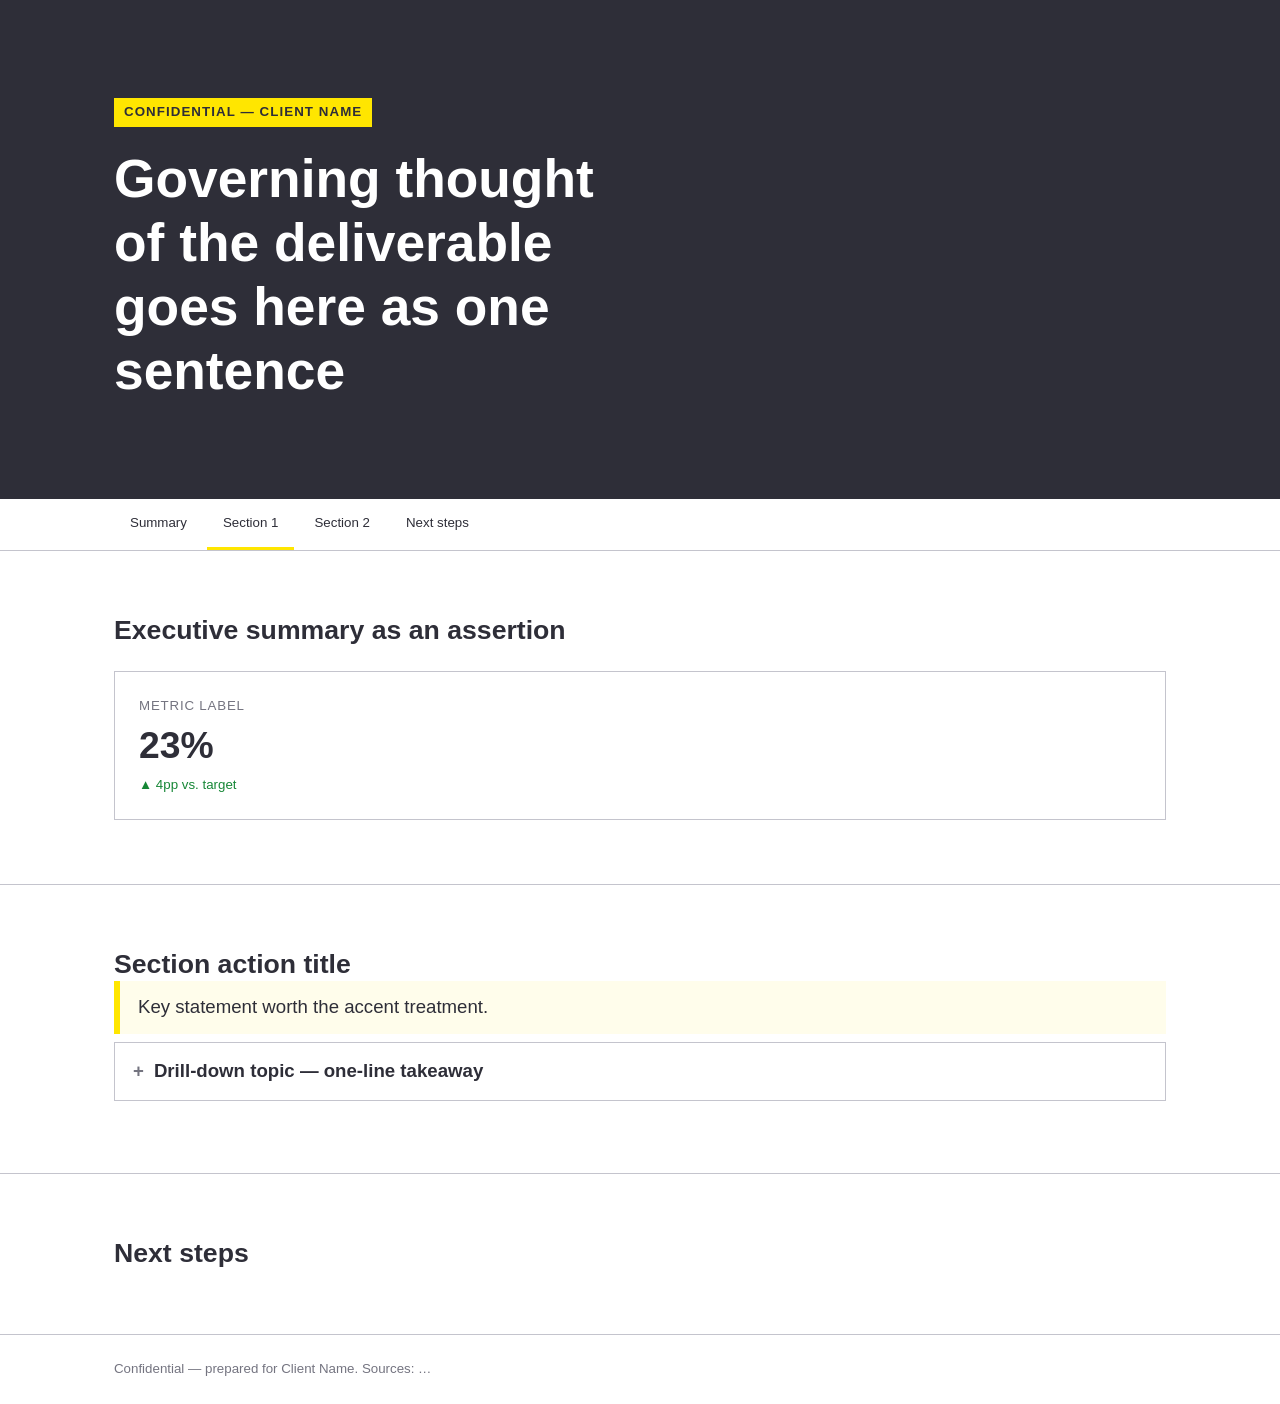
<file: ey-site/assets/site-template.html>
<!DOCTYPE html>
<html lang="en">
<head>
<meta charset="UTF-8">
<meta name="viewport" content="width=device-width, initial-scale=1.0">
<meta name="robots" content="noindex, nofollow">
<title>Deliverable Title — Client Name</title>
<style>
/* ============================================================
   KIT VARIABLES — replace this :root block with the output of:
   python ey-brand-kit/scripts/kit_to_css.py kits/<client>.json
   ============================================================ */
:root {
  --color-primary: #2E2E38;
  --color-accent: #FFE600;
  --color-background: #FFFFFF;
  --color-backgroundDark: #2E2E38;
  --color-text: #2E2E38;
  --color-textOnDark: #FFFFFF;
  --color-muted: #747480;
  --color-border: #C4C4CD;
  --color-positive: #168736;
  --color-negative: #B9251C;
  --color-chart-1: #FFE600;
  --color-chart-2: #2E2E38;
  --color-chart-3: #747480;
  --color-chart-4: #35A4E8;
  --color-chart-5: #9C82D4;
  --color-chart-6: #C4C4CD;
  --font-heading: "EYInterstate", Arial, Helvetica, sans-serif;
  --weight-heading: 700;
  --font-body: "EYInterstate Light", Arial, Helvetica, sans-serif;
  --weight-body: 400;
  --text-title: 3.333rem;
  --text-h1: 2.333rem;
  --text-h2: 1.666rem;
  --text-body: 1.166rem;
  --text-caption: 0.833rem;
}
/* ============================================================
   BASE — token-driven, do not introduce literal colors below
   ============================================================ */
* { margin: 0; padding: 0; box-sizing: border-box; }
html { scroll-behavior: smooth; }
@media (prefers-reduced-motion: reduce) {
  html { scroll-behavior: auto; }
  *, *::before, *::after { animation: none !important; transition: none !important; }
}
body {
  font-family: var(--font-body);
  font-weight: var(--weight-body);
  font-size: var(--text-body);
  color: var(--color-text);
  background: var(--color-background);
  line-height: 1.55;
}
h1, h2, h3 { font-family: var(--font-heading); font-weight: var(--weight-heading); line-height: 1.2; }
h1 { font-size: var(--text-h1); }
h2 { font-size: var(--text-h2); }
a { color: var(--color-text); }
:focus-visible { outline: 3px solid var(--color-accent); outline-offset: 2px; }

/* Layout primitives */
.wrap { max-width: 1100px; margin: 0 auto; padding: 0 24px; }
section { padding: 64px 0; }
section + section { border-top: 1px solid var(--color-border); }
.grid { display: grid; gap: 20px; }
.grid-3 { grid-template-columns: repeat(auto-fit, minmax(260px, 1fr)); }

/* Hero — dark treatment per design rules */
.hero { background: var(--color-backgroundDark); color: var(--color-textOnDark); padding: 96px 0; }
.hero h1 { font-size: var(--text-title); max-width: 18ch; }
.hero .kicker {
  display: inline-block; background: var(--color-accent); color: var(--color-primary);
  font-family: var(--font-heading); font-weight: var(--weight-heading);
  font-size: var(--text-caption); text-transform: uppercase; letter-spacing: 0.08em;
  padding: 4px 10px; margin-bottom: 20px;
}

/* Sticky section nav */
nav.toc {
  position: sticky; top: 0; z-index: 10;
  background: var(--color-background); border-bottom: 1px solid var(--color-border);
}
nav.toc ul { display: flex; gap: 4px; list-style: none; overflow-x: auto; }
nav.toc a {
  display: block; padding: 14px 16px; text-decoration: none;
  font-family: var(--font-heading); font-size: var(--text-caption);
  border-bottom: 3px solid transparent; white-space: nowrap;
}
nav.toc a.active { border-bottom-color: var(--color-accent); }

/* KPI card */
.kpi { border: 1px solid var(--color-border); padding: 24px; }
.kpi .value { font-family: var(--font-heading); font-weight: var(--weight-heading); font-size: var(--text-h1); }
.kpi .label { color: var(--color-muted); font-size: var(--text-caption); text-transform: uppercase; letter-spacing: 0.06em; }
.kpi .delta { font-size: var(--text-caption); }
.kpi .delta.up { color: var(--color-positive); }
.kpi .delta.down { color: var(--color-negative); }

/* Expandable detail (drill-down) */
details { border: 1px solid var(--color-border); margin: 8px 0; }
details summary {
  cursor: pointer; padding: 14px 18px; font-family: var(--font-heading);
  font-weight: var(--weight-heading); list-style: none;
}
details summary::before { content: "+"; color: var(--color-muted); margin-right: 10px; }
details[open] summary::before { content: "–"; }
details .body { padding: 0 18px 18px; }

/* Accent marker for key statements — max one per page (design rules 8, 23) */
.callout { border-left: 6px solid var(--color-accent); padding: 12px 18px; background: color-mix(in srgb, var(--color-accent) 8%, var(--color-background)); }

footer {
  border-top: 1px solid var(--color-border); padding: 24px 0;
  color: var(--color-muted); font-size: var(--text-caption);
}

@media print {
  nav.toc { display: none; }
  details { border: none; }
  details summary::before { content: ""; }
  .hero { padding: 40px 0; }
}
</style>
</head>
<body>

<header class="hero">
  <div class="wrap">
    <span class="kicker">Confidential — Client Name</span>
    <h1>Governing thought of the deliverable goes here as one sentence</h1>
  </div>
</header>

<nav class="toc" aria-label="Sections">
  <ul class="wrap">
    <li><a href="#summary" class="active">Summary</a></li>
    <li><a href="#section-1">Section 1</a></li>
    <li><a href="#section-2">Section 2</a></li>
    <li><a href="#next-steps">Next steps</a></li>
  </ul>
</nav>

<main>
  <section id="summary">
    <div class="wrap">
      <h2>Executive summary as an assertion</h2>
      <div class="grid grid-3" style="margin-top: 24px;">
        <div class="kpi">
          <div class="label">Metric label</div>
          <div class="value">23%</div>
          <div class="delta up">▲ 4pp vs. target</div>
        </div>
        <!-- more .kpi cards -->
      </div>
    </div>
  </section>

  <section id="section-1">
    <div class="wrap">
      <h2>Section action title</h2>
      <p class="callout">Key statement worth the accent treatment.</p>
      <details>
        <summary>Drill-down topic — one-line takeaway</summary>
        <div class="body"><p>Supporting detail revealed on demand.</p></div>
      </details>
    </div>
  </section>

  <section id="next-steps">
    <div class="wrap"><h2>Next steps</h2><!-- action / owner / date table --></div>
  </section>
</main>

<footer>
  <div class="wrap">
    Confidential — prepared for Client Name. Sources: …
  </div>
</footer>

<script>
// Scroll-spy for the section nav — no external libraries.
const links = document.querySelectorAll("nav.toc a");
const sections = [...links].map(a => document.querySelector(a.getAttribute("href")));
const spy = new IntersectionObserver(entries => {
  entries.forEach(e => {
    if (e.isIntersecting) {
      links.forEach(l => l.classList.toggle("active", l.getAttribute("href") === "#" + e.target.id));
    }
  });
}, { rootMargin: "-40% 0px -55% 0px" });
sections.forEach(s => s && spy.observe(s));
</script>

</body>
</html>
</file>
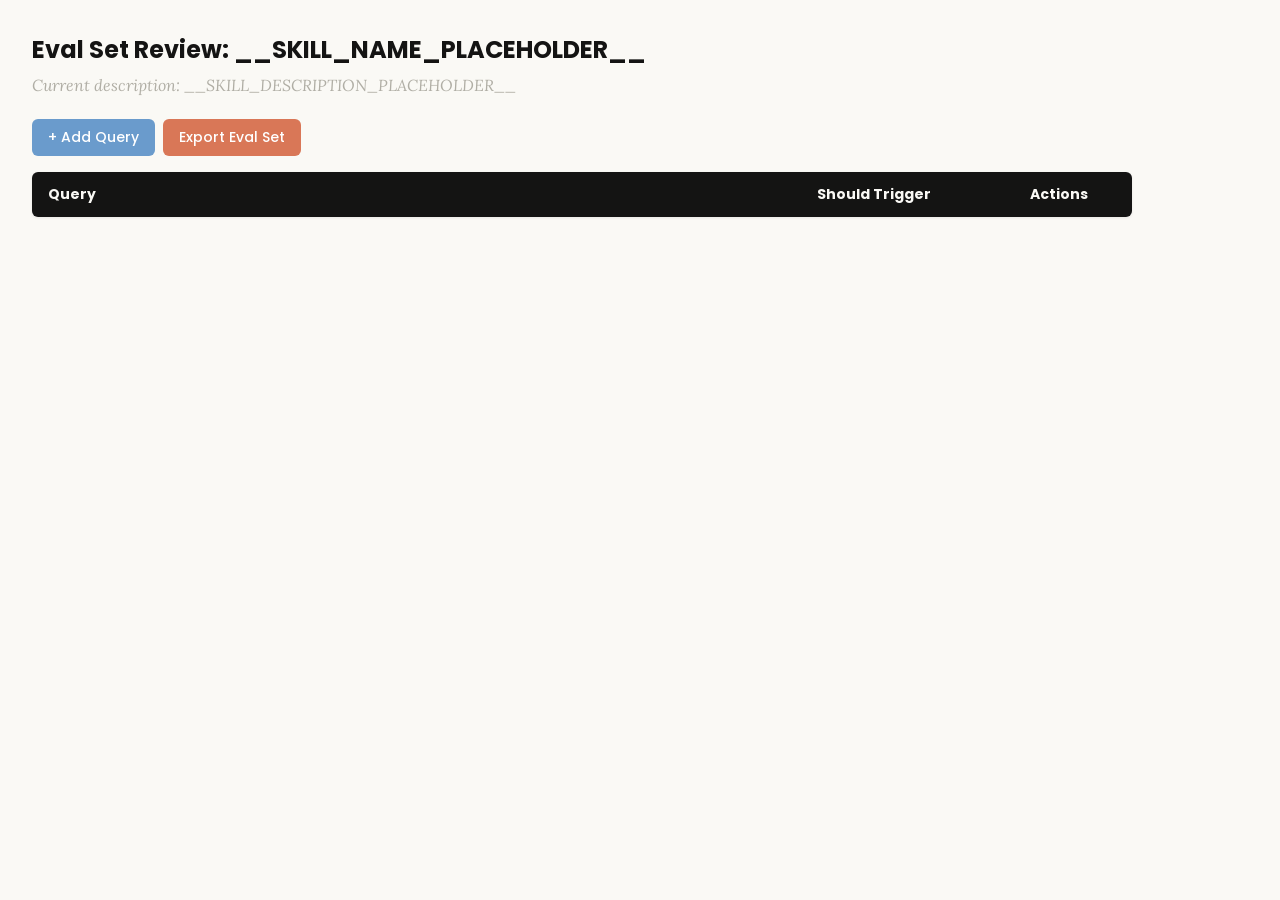
<file: skill-creator/assets/eval_review.html>
<!DOCTYPE html>
<html lang="en">
<head>
  <meta charset="UTF-8">
  <meta name="viewport" content="width=device-width, initial-scale=1.0">
  <title>Eval Set Review - __SKILL_NAME_PLACEHOLDER__</title>
  <link rel="preconnect" href="https://fonts.googleapis.com">
  <link rel="preconnect" href="https://fonts.gstatic.com" crossorigin>
  <link href="https://fonts.googleapis.com/css2?family=Poppins:wght@500;600&family=Lora:wght@400;500&display=swap" rel="stylesheet">
  <style>
    * { box-sizing: border-box; margin: 0; padding: 0; }
    body { font-family: 'Lora', Georgia, serif; background: #faf9f5; padding: 2rem; color: #141413; }
    h1 { font-family: 'Poppins', sans-serif; margin-bottom: 0.5rem; font-size: 1.5rem; }
    .description { color: #b0aea5; margin-bottom: 1.5rem; font-style: italic; max-width: 900px; }
    .controls { margin-bottom: 1rem; display: flex; gap: 0.5rem; }
    .btn { font-family: 'Poppins', sans-serif; padding: 0.5rem 1rem; border: none; border-radius: 6px; cursor: pointer; font-size: 0.875rem; font-weight: 500; }
    .btn-add { background: #6a9bcc; color: white; }
    .btn-add:hover { background: #5889b8; }
    .btn-export { background: #d97757; color: white; }
    .btn-export:hover { background: #c4613f; }
    table { width: 100%; max-width: 1100px; border-collapse: collapse; background: white; border-radius: 6px; overflow: hidden; box-shadow: 0 1px 3px rgba(0,0,0,0.08); }
    th { font-family: 'Poppins', sans-serif; background: #141413; color: #faf9f5; padding: 0.75rem 1rem; text-align: left; font-size: 0.875rem; }
    td { padding: 0.75rem 1rem; border-bottom: 1px solid #e8e6dc; vertical-align: top; }
    tr:nth-child(even) td { background: #faf9f5; }
    tr:hover td { background: #f3f1ea; }
    .section-header td { background: #e8e6dc; font-family: 'Poppins', sans-serif; font-weight: 500; font-size: 0.8rem; color: #141413; text-transform: uppercase; letter-spacing: 0.05em; }
    .query-input { width: 100%; padding: 0.4rem; border: 1px solid #e8e6dc; border-radius: 4px; font-size: 0.875rem; font-family: 'Lora', Georgia, serif; resize: vertical; min-height: 60px; }
    .query-input:focus { outline: none; border-color: #d97757; box-shadow: 0 0 0 2px rgba(217,119,87,0.15); }
    .toggle { position: relative; display: inline-block; width: 44px; height: 24px; }
    .toggle input { opacity: 0; width: 0; height: 0; }
    .toggle .slider { position: absolute; inset: 0; background: #b0aea5; border-radius: 24px; cursor: pointer; transition: 0.2s; }
    .toggle .slider::before { content: ""; position: absolute; width: 18px; height: 18px; left: 3px; bottom: 3px; background: white; border-radius: 50%; transition: 0.2s; }
    .toggle input:checked + .slider { background: #d97757; }
    .toggle input:checked + .slider::before { transform: translateX(20px); }
    .btn-delete { background: #c44; color: white; padding: 0.3rem 0.6rem; border: none; border-radius: 4px; cursor: pointer; font-size: 0.75rem; font-family: 'Poppins', sans-serif; }
    .btn-delete:hover { background: #a33; }
    .summary { margin-top: 1rem; color: #b0aea5; font-size: 0.875rem; }
  </style>
</head>
<body>
  <h1>Eval Set Review: <span id="skill-name">__SKILL_NAME_PLACEHOLDER__</span></h1>
  <p class="description">Current description: <span id="skill-desc">__SKILL_DESCRIPTION_PLACEHOLDER__</span></p>

  <div class="controls">
    <button class="btn btn-add" onclick="addRow()">+ Add Query</button>
    <button class="btn btn-export" onclick="exportEvalSet()">Export Eval Set</button>
  </div>

  <table>
    <thead>
      <tr>
        <th style="width:65%">Query</th>
        <th style="width:18%">Should Trigger</th>
        <th style="width:10%">Actions</th>
      </tr>
    </thead>
    <tbody id="eval-body"></tbody>
  </table>

  <p class="summary" id="summary"></p>

  <script>
    const EVAL_DATA = __EVAL_DATA_PLACEHOLDER__;

    let evalItems = [...EVAL_DATA];

    function render() {
      const tbody = document.getElementById('eval-body');
      tbody.innerHTML = '';

      // Sort: should-trigger first, then should-not-trigger
      const sorted = evalItems
        .map((item, origIdx) => ({ ...item, origIdx }))
        .sort((a, b) => (b.should_trigger ? 1 : 0) - (a.should_trigger ? 1 : 0));

      let lastGroup = null;
      sorted.forEach(item => {
        const group = item.should_trigger ? 'trigger' : 'no-trigger';
        if (group !== lastGroup) {
          const headerRow = document.createElement('tr');
          headerRow.className = 'section-header';
          headerRow.innerHTML = `<td colspan="3">${item.should_trigger ? 'Should Trigger' : 'Should NOT Trigger'}</td>`;
          tbody.appendChild(headerRow);
          lastGroup = group;
        }

        const idx = item.origIdx;
        const tr = document.createElement('tr');
        tr.innerHTML = `
          <td><textarea class="query-input" onchange="updateQuery(${idx}, this.value)">${escapeHtml(item.query)}</textarea></td>
          <td>
            <label class="toggle">
              <input type="checkbox" ${item.should_trigger ? 'checked' : ''} onchange="updateTrigger(${idx}, this.checked)">
              <span class="slider"></span>
            </label>
            <span style="margin-left:8px;font-size:0.8rem;color:#b0aea5">${item.should_trigger ? 'Yes' : 'No'}</span>
          </td>
          <td><button class="btn-delete" onclick="deleteRow(${idx})">Delete</button></td>
        `;
        tbody.appendChild(tr);
      });
      updateSummary();
    }

    function escapeHtml(text) {
      const div = document.createElement('div');
      div.textContent = text;
      return div.innerHTML;
    }

    function updateQuery(idx, value) { evalItems[idx].query = value; updateSummary(); }
    function updateTrigger(idx, value) { evalItems[idx].should_trigger = value; render(); }
    function deleteRow(idx) { evalItems.splice(idx, 1); render(); }

    function addRow() {
      evalItems.push({ query: '', should_trigger: true });
      render();
      const inputs = document.querySelectorAll('.query-input');
      inputs[inputs.length - 1].focus();
    }

    function updateSummary() {
      const trigger = evalItems.filter(i => i.should_trigger).length;
      const noTrigger = evalItems.filter(i => !i.should_trigger).length;
      document.getElementById('summary').textContent =
        `${evalItems.length} queries total: ${trigger} should trigger, ${noTrigger} should not trigger`;
    }

    function exportEvalSet() {
      const valid = evalItems.filter(i => i.query.trim() !== '');
      const data = valid.map(i => ({ query: i.query.trim(), should_trigger: i.should_trigger }));
      const blob = new Blob([JSON.stringify(data, null, 2)], { type: 'application/json' });
      const url = URL.createObjectURL(blob);
      const a = document.createElement('a');
      a.href = url;
      a.download = 'eval_set.json';
      document.body.appendChild(a);
      a.click();
      document.body.removeChild(a);
      URL.revokeObjectURL(url);
    }

    render();
  </script>
</body>
</html>
</file>
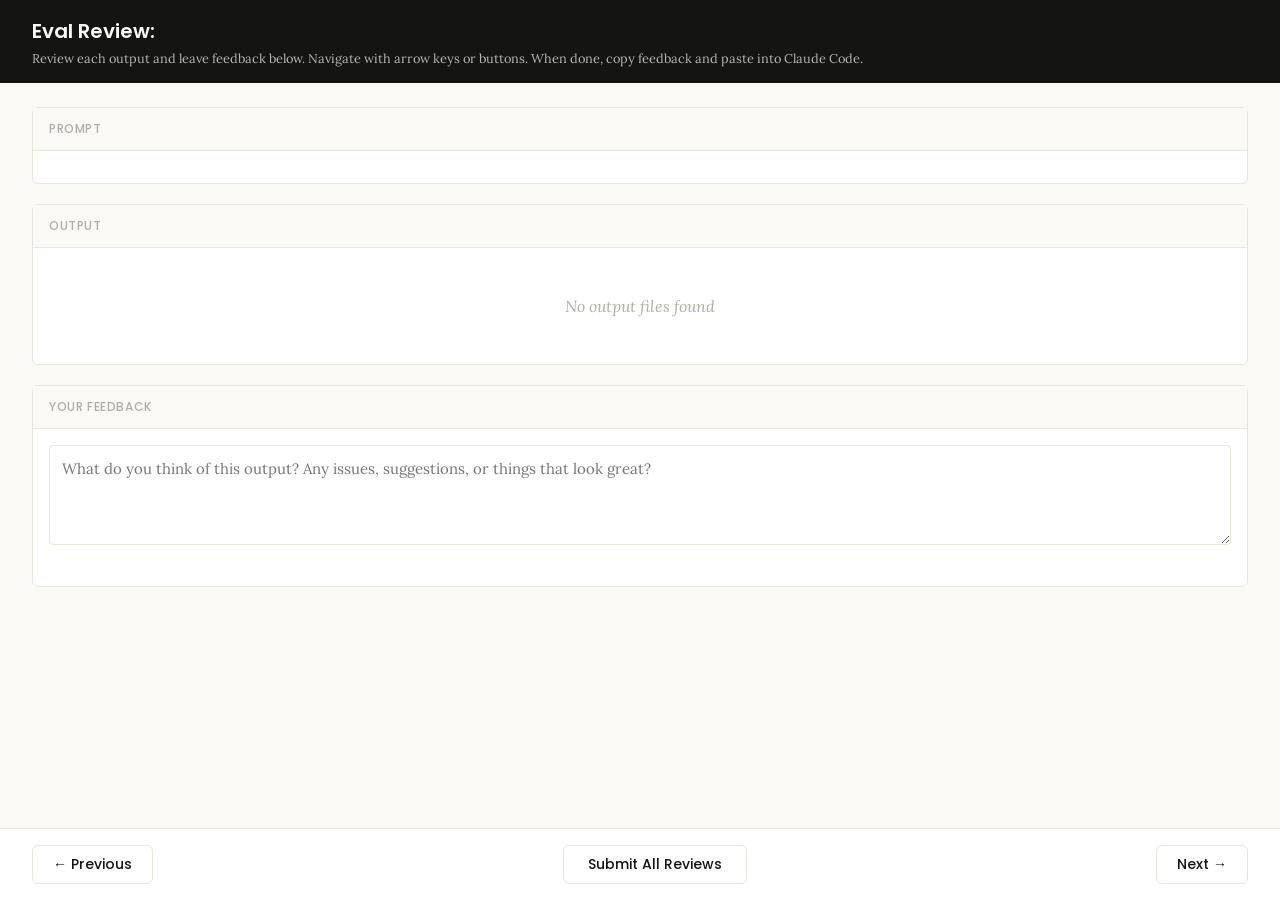
<file: skill-creator/eval-viewer/viewer.html>
<!DOCTYPE html>
<html lang="en">
<head>
  <meta charset="UTF-8">
  <meta name="viewport" content="width=device-width, initial-scale=1.0">
  <title>Eval Review</title>
  <link rel="preconnect" href="https://fonts.googleapis.com">
  <link rel="preconnect" href="https://fonts.gstatic.com" crossorigin>
  <link href="https://fonts.googleapis.com/css2?family=Poppins:wght@500;600&family=Lora:wght@400;500&display=swap" rel="stylesheet">
  <script src="https://cdn.sheetjs.com/xlsx-0.20.3/package/dist/xlsx.full.min.js" integrity="sha384-EnyY0/GSHQGSxSgMwaIPzSESbqoOLSexfnSMN2AP+39Ckmn92stwABZynq1JyzdT" crossorigin="anonymous"></script>
  <style>
    :root {
      --bg: #faf9f5;
      --surface: #ffffff;
      --border: #e8e6dc;
      --text: #141413;
      --text-muted: #b0aea5;
      --accent: #d97757;
      --accent-hover: #c4613f;
      --green: #788c5d;
      --green-bg: #eef2e8;
      --red: #c44;
      --red-bg: #fceaea;
      --header-bg: #141413;
      --header-text: #faf9f5;
      --radius: 6px;
    }

    * { box-sizing: border-box; margin: 0; padding: 0; }

    body {
      font-family: 'Lora', Georgia, serif;
      background: var(--bg);
      color: var(--text);
      height: 100vh;
      display: flex;
      flex-direction: column;
    }

    /* ---- Header ---- */
    .header {
      background: var(--header-bg);
      color: var(--header-text);
      padding: 1rem 2rem;
      display: flex;
      justify-content: space-between;
      align-items: center;
      flex-shrink: 0;
    }
    .header h1 {
      font-family: 'Poppins', sans-serif;
      font-size: 1.25rem;
      font-weight: 600;
    }
    .header .instructions {
      font-size: 0.8rem;
      opacity: 0.7;
      margin-top: 0.25rem;
    }
    .header .progress {
      font-size: 0.875rem;
      opacity: 0.8;
      text-align: right;
    }

    /* ---- Main content ---- */
    .main {
      flex: 1;
      overflow-y: auto;
      padding: 1.5rem 2rem;
      display: flex;
      flex-direction: column;
      gap: 1.25rem;
    }

    /* ---- Sections ---- */
    .section {
      background: var(--surface);
      border: 1px solid var(--border);
      border-radius: var(--radius);
      flex-shrink: 0;
    }
    .section-header {
      font-family: 'Poppins', sans-serif;
      padding: 0.75rem 1rem;
      font-size: 0.75rem;
      font-weight: 500;
      text-transform: uppercase;
      letter-spacing: 0.05em;
      color: var(--text-muted);
      border-bottom: 1px solid var(--border);
      background: var(--bg);
    }
    .section-body {
      padding: 1rem;
    }

    /* ---- Config badge ---- */
    .config-badge {
      display: inline-block;
      padding: 0.2rem 0.625rem;
      border-radius: 9999px;
      font-family: 'Poppins', sans-serif;
      font-size: 0.6875rem;
      font-weight: 600;
      text-transform: uppercase;
      letter-spacing: 0.03em;
      margin-left: 0.75rem;
      vertical-align: middle;
    }
    .config-badge.config-primary {
      background: rgba(33, 150, 243, 0.12);
      color: #1976d2;
    }
    .config-badge.config-baseline {
      background: rgba(255, 193, 7, 0.15);
      color: #f57f17;
    }

    /* ---- Prompt ---- */
    .prompt-text {
      white-space: pre-wrap;
      font-size: 0.9375rem;
      line-height: 1.6;
    }

    /* ---- Outputs ---- */
    .output-file {
      border: 1px solid var(--border);
      border-radius: var(--radius);
      overflow: hidden;
    }
    .output-file + .output-file {
      margin-top: 1rem;
    }
    .output-file-header {
      padding: 0.5rem 0.75rem;
      font-size: 0.8rem;
      font-weight: 600;
      color: var(--text-muted);
      background: var(--bg);
      border-bottom: 1px solid var(--border);
      font-family: 'SF Mono', SFMono-Regular, Consolas, 'Liberation Mono', Menlo, monospace;
      display: flex;
      justify-content: space-between;
      align-items: center;
    }
    .output-file-header .dl-btn {
      font-size: 0.7rem;
      color: var(--accent);
      text-decoration: none;
      cursor: pointer;
      font-family: -apple-system, BlinkMacSystemFont, 'Segoe UI', sans-serif;
      font-weight: 500;
      opacity: 0.8;
    }
    .output-file-header .dl-btn:hover {
      opacity: 1;
      text-decoration: underline;
    }
    .output-file-content {
      padding: 0.75rem;
      overflow-x: auto;
    }
    .output-file-content pre {
      font-size: 0.8125rem;
      line-height: 1.5;
      white-space: pre-wrap;
      word-break: break-word;
      font-family: 'SF Mono', SFMono-Regular, Consolas, 'Liberation Mono', Menlo, monospace;
    }
    .output-file-content img {
      max-width: 100%;
      height: auto;
      border-radius: 4px;
    }
    .output-file-content iframe {
      width: 100%;
      height: 600px;
      border: none;
    }
    .output-file-content table {
      border-collapse: collapse;
      font-size: 0.8125rem;
      width: 100%;
    }
    .output-file-content table td,
    .output-file-content table th {
      border: 1px solid var(--border);
      padding: 0.375rem 0.5rem;
      text-align: left;
    }
    .output-file-content table th {
      background: var(--bg);
      font-weight: 600;
    }
    .output-file-content .download-link {
      display: inline-flex;
      align-items: center;
      gap: 0.5rem;
      padding: 0.5rem 1rem;
      background: var(--bg);
      border: 1px solid var(--border);
      border-radius: 4px;
      color: var(--accent);
      text-decoration: none;
      font-size: 0.875rem;
      cursor: pointer;
    }
    .output-file-content .download-link:hover {
      background: var(--border);
    }
    .empty-state {
      color: var(--text-muted);
      font-style: italic;
      padding: 2rem;
      text-align: center;
    }

    /* ---- Feedback ---- */
    .prev-feedback {
      background: var(--bg);
      border: 1px solid var(--border);
      border-radius: 4px;
      padding: 0.625rem 0.75rem;
      margin-top: 0.75rem;
      font-size: 0.8125rem;
      color: var(--text-muted);
      line-height: 1.5;
    }
    .prev-feedback-label {
      font-size: 0.7rem;
      font-weight: 600;
      text-transform: uppercase;
      letter-spacing: 0.04em;
      margin-bottom: 0.25rem;
      color: var(--text-muted);
    }
    .feedback-textarea {
      width: 100%;
      min-height: 100px;
      padding: 0.75rem;
      border: 1px solid var(--border);
      border-radius: 4px;
      font-family: inherit;
      font-size: 0.9375rem;
      line-height: 1.5;
      resize: vertical;
      color: var(--text);
    }
    .feedback-textarea:focus {
      outline: none;
      border-color: var(--accent);
      box-shadow: 0 0 0 3px rgba(37, 99, 235, 0.1);
    }
    .feedback-status {
      font-size: 0.75rem;
      color: var(--text-muted);
      margin-top: 0.5rem;
      min-height: 1.1em;
    }

    /* ---- Grades (collapsible) ---- */
    .grades-toggle {
      display: flex;
      align-items: center;
      cursor: pointer;
      user-select: none;
    }
    .grades-toggle:hover {
      color: var(--accent);
    }
    .grades-toggle .arrow {
      margin-right: 0.5rem;
      transition: transform 0.15s;
      font-size: 0.75rem;
    }
    .grades-toggle .arrow.open {
      transform: rotate(90deg);
    }
    .grades-content {
      display: none;
      margin-top: 0.75rem;
    }
    .grades-content.open {
      display: block;
    }
    .grades-summary {
      font-size: 0.875rem;
      margin-bottom: 0.75rem;
      display: flex;
      align-items: center;
      gap: 0.5rem;
    }
    .grade-badge {
      display: inline-block;
      padding: 0.125rem 0.5rem;
      border-radius: 9999px;
      font-size: 0.75rem;
      font-weight: 600;
    }
    .grade-pass { background: var(--green-bg); color: var(--green); }
    .grade-fail { background: var(--red-bg); color: var(--red); }
    .assertion-list {
      list-style: none;
    }
    .assertion-item {
      padding: 0.625rem 0;
      border-bottom: 1px solid var(--border);
      font-size: 0.8125rem;
    }
    .assertion-item:last-child { border-bottom: none; }
    .assertion-status {
      font-weight: 600;
      margin-right: 0.5rem;
    }
    .assertion-status.pass { color: var(--green); }
    .assertion-status.fail { color: var(--red); }
    .assertion-evidence {
      color: var(--text-muted);
      font-size: 0.75rem;
      margin-top: 0.25rem;
      padding-left: 1.5rem;
    }

    /* ---- View tabs ---- */
    .view-tabs {
      display: flex;
      gap: 0;
      padding: 0 2rem;
      background: var(--bg);
      border-bottom: 1px solid var(--border);
      flex-shrink: 0;
    }
    .view-tab {
      font-family: 'Poppins', sans-serif;
      padding: 0.625rem 1.25rem;
      font-size: 0.8125rem;
      font-weight: 500;
      cursor: pointer;
      border: none;
      background: none;
      color: var(--text-muted);
      border-bottom: 2px solid transparent;
      transition: all 0.15s;
    }
    .view-tab:hover { color: var(--text); }
    .view-tab.active {
      color: var(--accent);
      border-bottom-color: var(--accent);
    }
    .view-panel { display: none; }
    .view-panel.active { display: flex; flex-direction: column; flex: 1; overflow: hidden; }

    /* ---- Benchmark view ---- */
    .benchmark-view {
      padding: 1.5rem 2rem;
      overflow-y: auto;
      flex: 1;
    }
    .benchmark-table {
      border-collapse: collapse;
      background: var(--surface);
      border: 1px solid var(--border);
      border-radius: var(--radius);
      font-size: 0.8125rem;
      width: 100%;
      margin-bottom: 1.5rem;
    }
    .benchmark-table th, .benchmark-table td {
      padding: 0.625rem 0.75rem;
      text-align: left;
      border: 1px solid var(--border);
    }
    .benchmark-table th {
      font-family: 'Poppins', sans-serif;
      background: var(--header-bg);
      color: var(--header-text);
      font-weight: 500;
      font-size: 0.75rem;
      text-transform: uppercase;
      letter-spacing: 0.04em;
    }
    .benchmark-table tr:hover { background: var(--bg); }
    .benchmark-table tr.benchmark-row-with { background: rgba(33, 150, 243, 0.06); }
    .benchmark-table tr.benchmark-row-without { background: rgba(255, 193, 7, 0.06); }
    .benchmark-table tr.benchmark-row-with:hover { background: rgba(33, 150, 243, 0.12); }
    .benchmark-table tr.benchmark-row-without:hover { background: rgba(255, 193, 7, 0.12); }
    .benchmark-table tr.benchmark-row-avg { font-weight: 600; border-top: 2px solid var(--border); }
    .benchmark-table tr.benchmark-row-avg.benchmark-row-with { background: rgba(33, 150, 243, 0.12); }
    .benchmark-table tr.benchmark-row-avg.benchmark-row-without { background: rgba(255, 193, 7, 0.12); }
    .benchmark-delta-positive { color: var(--green); font-weight: 600; }
    .benchmark-delta-negative { color: var(--red); font-weight: 600; }
    .benchmark-notes {
      background: var(--surface);
      border: 1px solid var(--border);
      border-radius: var(--radius);
      padding: 1rem;
    }
    .benchmark-notes h3 {
      font-family: 'Poppins', sans-serif;
      font-size: 0.875rem;
      margin-bottom: 0.75rem;
    }
    .benchmark-notes ul {
      list-style: disc;
      padding-left: 1.25rem;
    }
    .benchmark-notes li {
      font-size: 0.8125rem;
      line-height: 1.6;
      margin-bottom: 0.375rem;
    }
    .benchmark-empty {
      color: var(--text-muted);
      font-style: italic;
      text-align: center;
      padding: 3rem;
    }

    /* ---- Navigation ---- */
    .nav {
      display: flex;
      justify-content: space-between;
      align-items: center;
      padding: 1rem 2rem;
      border-top: 1px solid var(--border);
      background: var(--surface);
      flex-shrink: 0;
    }
    .nav-btn {
      font-family: 'Poppins', sans-serif;
      padding: 0.5rem 1.25rem;
      border: 1px solid var(--border);
      border-radius: var(--radius);
      background: var(--surface);
      cursor: pointer;
      font-size: 0.875rem;
      font-weight: 500;
      color: var(--text);
      transition: all 0.15s;
    }
    .nav-btn:hover:not(:disabled) {
      background: var(--bg);
      border-color: var(--text-muted);
    }
    .nav-btn:disabled {
      opacity: 0.4;
      cursor: not-allowed;
    }
    .done-btn {
      font-family: 'Poppins', sans-serif;
      padding: 0.5rem 1.5rem;
      border: 1px solid var(--border);
      border-radius: var(--radius);
      background: var(--surface);
      color: var(--text);
      cursor: pointer;
      font-size: 0.875rem;
      font-weight: 500;
      transition: all 0.15s;
    }
    .done-btn:hover {
      background: var(--bg);
      border-color: var(--text-muted);
    }
    .done-btn.ready {
      border: none;
      background: var(--accent);
      color: white;
      font-weight: 600;
    }
    .done-btn.ready:hover {
      background: var(--accent-hover);
    }
    /* ---- Done overlay ---- */
    .done-overlay {
      display: none;
      position: fixed;
      inset: 0;
      background: rgba(0, 0, 0, 0.5);
      z-index: 100;
      justify-content: center;
      align-items: center;
    }
    .done-overlay.visible {
      display: flex;
    }
    .done-card {
      background: var(--surface);
      border-radius: 12px;
      padding: 2rem 3rem;
      text-align: center;
      box-shadow: 0 20px 60px rgba(0, 0, 0, 0.3);
      max-width: 500px;
    }
    .done-card h2 {
      font-size: 1.5rem;
      margin-bottom: 0.5rem;
    }
    .done-card p {
      color: var(--text-muted);
      margin-bottom: 1.5rem;
      line-height: 1.5;
    }
    .done-card .btn-row {
      display: flex;
      gap: 0.5rem;
      justify-content: center;
    }
    .done-card button {
      padding: 0.5rem 1.25rem;
      border: 1px solid var(--border);
      border-radius: var(--radius);
      background: var(--surface);
      cursor: pointer;
      font-size: 0.875rem;
    }
    .done-card button:hover {
      background: var(--bg);
    }
    /* ---- Toast ---- */
    .toast {
      position: fixed;
      bottom: 5rem;
      left: 50%;
      transform: translateX(-50%);
      background: var(--header-bg);
      color: var(--header-text);
      padding: 0.625rem 1.25rem;
      border-radius: var(--radius);
      font-size: 0.875rem;
      opacity: 0;
      transition: opacity 0.3s;
      pointer-events: none;
      z-index: 200;
    }
    .toast.visible {
      opacity: 1;
    }
  </style>
</head>
<body>
  <div id="app" style="height:100vh; display:flex; flex-direction:column;">
    <div class="header">
      <div>
        <h1>Eval Review: <span id="skill-name"></span></h1>
        <div class="instructions">Review each output and leave feedback below. Navigate with arrow keys or buttons. When done, copy feedback and paste into Claude Code.</div>
      </div>
      <div class="progress" id="progress"></div>
    </div>

    <!-- View tabs (only shown when benchmark data exists) -->
    <div class="view-tabs" id="view-tabs" style="display:none;">
      <button class="view-tab active" onclick="switchView('outputs')">Outputs</button>
      <button class="view-tab" onclick="switchView('benchmark')">Benchmark</button>
    </div>

    <!-- Outputs panel (qualitative review) -->
    <div class="view-panel active" id="panel-outputs">
    <div class="main">
      <!-- Prompt -->
      <div class="section">
        <div class="section-header">Prompt <span class="config-badge" id="config-badge" style="display:none;"></span></div>
        <div class="section-body">
          <div class="prompt-text" id="prompt-text"></div>
        </div>
      </div>

      <!-- Outputs -->
      <div class="section">
        <div class="section-header">Output</div>
        <div class="section-body" id="outputs-body">
          <div class="empty-state">No output files found</div>
        </div>
      </div>

      <!-- Previous Output (collapsible) -->
      <div class="section" id="prev-outputs-section" style="display:none;">
        <div class="section-header">
          <div class="grades-toggle" onclick="togglePrevOutputs()">
            <span class="arrow" id="prev-outputs-arrow">&#9654;</span>
            Previous Output
          </div>
        </div>
        <div class="grades-content" id="prev-outputs-content"></div>
      </div>

      <!-- Grades (collapsible) -->
      <div class="section" id="grades-section" style="display:none;">
        <div class="section-header">
          <div class="grades-toggle" onclick="toggleGrades()">
            <span class="arrow" id="grades-arrow">&#9654;</span>
            Formal Grades
          </div>
        </div>
        <div class="grades-content" id="grades-content"></div>
      </div>

      <!-- Feedback -->
      <div class="section">
        <div class="section-header">Your Feedback</div>
        <div class="section-body">
          <textarea
            class="feedback-textarea"
            id="feedback"
            placeholder="What do you think of this output? Any issues, suggestions, or things that look great?"
          ></textarea>
          <div class="feedback-status" id="feedback-status"></div>
          <div class="prev-feedback" id="prev-feedback" style="display:none;">
            <div class="prev-feedback-label">Previous feedback</div>
            <div id="prev-feedback-text"></div>
          </div>
        </div>
      </div>
    </div>

    <div class="nav" id="outputs-nav">
      <button class="nav-btn" id="prev-btn" onclick="navigate(-1)">&#8592; Previous</button>
      <button class="done-btn" id="done-btn" onclick="showDoneDialog()">Submit All Reviews</button>
      <button class="nav-btn" id="next-btn" onclick="navigate(1)">Next &#8594;</button>
    </div>
    </div><!-- end panel-outputs -->

    <!-- Benchmark panel (quantitative stats) -->
    <div class="view-panel" id="panel-benchmark">
      <div class="benchmark-view" id="benchmark-content">
        <div class="benchmark-empty">No benchmark data available. Run a benchmark to see quantitative results here.</div>
      </div>
    </div>
  </div>

  <!-- Done overlay -->
  <div class="done-overlay" id="done-overlay">
    <div class="done-card">
      <h2>Review Complete</h2>
      <p>Your feedback has been saved. Go back to your Claude Code session and tell Claude you're done reviewing.</p>
      <div class="btn-row">
        <button onclick="closeDoneDialog()">OK</button>
      </div>
    </div>
  </div>

  <!-- Toast -->
  <div class="toast" id="toast"></div>

  <script>
    // ---- Embedded data (injected by generate_review.py) ----
    /*__EMBEDDED_DATA__*/

    // ---- State ----
    let feedbackMap = {};  // run_id -> feedback text
    let currentIndex = 0;
    let visitedRuns = new Set();

    // ---- Init ----
    async function init() {
      // Load saved feedback from server — but only if this isn't a fresh
      // iteration (indicated by previous_feedback being present). When
      // previous feedback exists, the feedback.json on disk is stale from
      // the prior iteration and should not pre-fill the textareas.
      const hasPrevious = Object.keys(EMBEDDED_DATA.previous_feedback || {}).length > 0
        || Object.keys(EMBEDDED_DATA.previous_outputs || {}).length > 0;
      if (!hasPrevious) {
        try {
          const resp = await fetch("/api/feedback");
          const data = await resp.json();
          if (data.reviews) {
            for (const r of data.reviews) feedbackMap[r.run_id] = r.feedback;
          }
        } catch { /* first run, no feedback yet */ }
      }

      document.getElementById("skill-name").textContent = EMBEDDED_DATA.skill_name;
      showRun(0);

      // Wire up feedback auto-save
      const textarea = document.getElementById("feedback");
      let saveTimeout = null;
      textarea.addEventListener("input", () => {
        clearTimeout(saveTimeout);
        document.getElementById("feedback-status").textContent = "";
        saveTimeout = setTimeout(() => saveCurrentFeedback(), 800);
      });
    }

    // ---- Navigation ----
    function navigate(delta) {
      const newIndex = currentIndex + delta;
      if (newIndex >= 0 && newIndex < EMBEDDED_DATA.runs.length) {
        saveCurrentFeedback();
        showRun(newIndex);
      }
    }

    function updateNavButtons() {
      document.getElementById("prev-btn").disabled = currentIndex === 0;
      document.getElementById("next-btn").disabled =
        currentIndex === EMBEDDED_DATA.runs.length - 1;
    }

    // ---- Show a run ----
    function showRun(index) {
      currentIndex = index;
      const run = EMBEDDED_DATA.runs[index];

      // Progress
      document.getElementById("progress").textContent =
        `${index + 1} of ${EMBEDDED_DATA.runs.length}`;

      // Prompt
      document.getElementById("prompt-text").textContent = run.prompt;

      // Config badge
      const badge = document.getElementById("config-badge");
      const configMatch = run.id.match(/(with_skill|without_skill|new_skill|old_skill)/);
      if (configMatch) {
        const config = configMatch[1];
        const isBaseline = config === "without_skill" || config === "old_skill";
        badge.textContent = config.replace(/_/g, " ");
        badge.className = "config-badge " + (isBaseline ? "config-baseline" : "config-primary");
        badge.style.display = "inline-block";
      } else {
        badge.style.display = "none";
      }

      // Outputs
      renderOutputs(run);

      // Previous outputs
      renderPrevOutputs(run);

      // Grades
      renderGrades(run);

      // Previous feedback
      const prevFb = (EMBEDDED_DATA.previous_feedback || {})[run.id];
      const prevEl = document.getElementById("prev-feedback");
      if (prevFb) {
        document.getElementById("prev-feedback-text").textContent = prevFb;
        prevEl.style.display = "block";
      } else {
        prevEl.style.display = "none";
      }

      // Feedback
      document.getElementById("feedback").value = feedbackMap[run.id] || "";
      document.getElementById("feedback-status").textContent = "";

      updateNavButtons();

      // Track visited runs and promote done button when all visited
      visitedRuns.add(index);
      const doneBtn = document.getElementById("done-btn");
      if (visitedRuns.size >= EMBEDDED_DATA.runs.length) {
        doneBtn.classList.add("ready");
      }

      // Scroll main content to top
      document.querySelector(".main").scrollTop = 0;
    }

    // ---- Render outputs ----
    function renderOutputs(run) {
      const container = document.getElementById("outputs-body");
      container.innerHTML = "";

      const outputs = run.outputs || [];
      if (outputs.length === 0) {
        container.innerHTML = '<div class="empty-state">No output files</div>';
        return;
      }

      for (const file of outputs) {
        const fileDiv = document.createElement("div");
        fileDiv.className = "output-file";

        // Always show file header with download link
        const header = document.createElement("div");
        header.className = "output-file-header";
        const nameSpan = document.createElement("span");
        nameSpan.textContent = file.name;
        header.appendChild(nameSpan);
        const dlBtn = document.createElement("a");
        dlBtn.className = "dl-btn";
        dlBtn.textContent = "Download";
        dlBtn.download = file.name;
        dlBtn.href = getDownloadUri(file);
        header.appendChild(dlBtn);
        fileDiv.appendChild(header);

        const content = document.createElement("div");
        content.className = "output-file-content";

        if (file.type === "text") {
          const pre = document.createElement("pre");
          pre.textContent = file.content;
          content.appendChild(pre);
        } else if (file.type === "image") {
          const img = document.createElement("img");
          img.src = file.data_uri;
          img.alt = file.name;
          content.appendChild(img);
        } else if (file.type === "pdf") {
          const iframe = document.createElement("iframe");
          iframe.src = file.data_uri;
          content.appendChild(iframe);
        } else if (file.type === "xlsx") {
          renderXlsx(content, file.data_b64);
        } else if (file.type === "binary") {
          const a = document.createElement("a");
          a.className = "download-link";
          a.href = file.data_uri;
          a.download = file.name;
          a.textContent = "Download " + file.name;
          content.appendChild(a);
        } else if (file.type === "error") {
          const pre = document.createElement("pre");
          pre.textContent = file.content;
          pre.style.color = "var(--red)";
          content.appendChild(pre);
        }

        fileDiv.appendChild(content);
        container.appendChild(fileDiv);
      }
    }

    // ---- XLSX rendering via SheetJS ----
    function renderXlsx(container, b64Data) {
      try {
        const raw = Uint8Array.from(atob(b64Data), c => c.charCodeAt(0));
        const wb = XLSX.read(raw, { type: "array" });

        for (let i = 0; i < wb.SheetNames.length; i++) {
          const sheetName = wb.SheetNames[i];
          const ws = wb.Sheets[sheetName];

          if (wb.SheetNames.length > 1) {
            const sheetLabel = document.createElement("div");
            sheetLabel.style.cssText =
              "font-weight:600; font-size:0.8rem; color:#b0aea5; margin-top:0.5rem; margin-bottom:0.25rem;";
            sheetLabel.textContent = "Sheet: " + sheetName;
            container.appendChild(sheetLabel);
          }

          const htmlStr = XLSX.utils.sheet_to_html(ws, { editable: false });
          const wrapper = document.createElement("div");
          wrapper.innerHTML = htmlStr;
          container.appendChild(wrapper);
        }
      } catch (err) {
        container.textContent = "Error rendering spreadsheet: " + err.message;
      }
    }

    // ---- Grades ----
    function renderGrades(run) {
      const section = document.getElementById("grades-section");
      const content = document.getElementById("grades-content");

      if (!run.grading) {
        section.style.display = "none";
        return;
      }

      const grading = run.grading;
      section.style.display = "block";
      // Reset to collapsed
      content.classList.remove("open");
      document.getElementById("grades-arrow").classList.remove("open");

      const summary = grading.summary || {};
      const expectations = grading.expectations || [];

      let html = '<div style="padding: 1rem;">';

      // Summary line
      const passRate = summary.pass_rate != null
        ? Math.round(summary.pass_rate * 100) + "%"
        : "?";
      const badgeClass = summary.pass_rate >= 0.8 ? "grade-pass" : summary.pass_rate >= 0.5 ? "" : "grade-fail";
      html += '<div class="grades-summary">';
      html += '<span class="grade-badge ' + badgeClass + '">' + passRate + '</span>';
      html += '<span>' + (summary.passed || 0) + ' passed, ' + (summary.failed || 0) + ' failed of ' + (summary.total || 0) + '</span>';
      html += '</div>';

      // Assertions list
      html += '<ul class="assertion-list">';
      for (const exp of expectations) {
        const statusClass = exp.passed ? "pass" : "fail";
        const statusIcon = exp.passed ? "\u2713" : "\u2717";
        html += '<li class="assertion-item">';
        html += '<span class="assertion-status ' + statusClass + '">' + statusIcon + '</span>';
        html += '<span>' + escapeHtml(exp.text) + '</span>';
        if (exp.evidence) {
          html += '<div class="assertion-evidence">' + escapeHtml(exp.evidence) + '</div>';
        }
        html += '</li>';
      }
      html += '</ul>';

      html += '</div>';
      content.innerHTML = html;
    }

    function toggleGrades() {
      const content = document.getElementById("grades-content");
      const arrow = document.getElementById("grades-arrow");
      content.classList.toggle("open");
      arrow.classList.toggle("open");
    }

    // ---- Previous outputs (collapsible) ----
    function renderPrevOutputs(run) {
      const section = document.getElementById("prev-outputs-section");
      const content = document.getElementById("prev-outputs-content");
      const prevOutputs = (EMBEDDED_DATA.previous_outputs || {})[run.id];

      if (!prevOutputs || prevOutputs.length === 0) {
        section.style.display = "none";
        return;
      }

      section.style.display = "block";
      // Reset to collapsed
      content.classList.remove("open");
      document.getElementById("prev-outputs-arrow").classList.remove("open");

      // Render the files into the content area
      content.innerHTML = "";
      const wrapper = document.createElement("div");
      wrapper.style.padding = "1rem";

      for (const file of prevOutputs) {
        const fileDiv = document.createElement("div");
        fileDiv.className = "output-file";

        const header = document.createElement("div");
        header.className = "output-file-header";
        const nameSpan = document.createElement("span");
        nameSpan.textContent = file.name;
        header.appendChild(nameSpan);
        const dlBtn = document.createElement("a");
        dlBtn.className = "dl-btn";
        dlBtn.textContent = "Download";
        dlBtn.download = file.name;
        dlBtn.href = getDownloadUri(file);
        header.appendChild(dlBtn);
        fileDiv.appendChild(header);

        const fc = document.createElement("div");
        fc.className = "output-file-content";

        if (file.type === "text") {
          const pre = document.createElement("pre");
          pre.textContent = file.content;
          fc.appendChild(pre);
        } else if (file.type === "image") {
          const img = document.createElement("img");
          img.src = file.data_uri;
          img.alt = file.name;
          fc.appendChild(img);
        } else if (file.type === "pdf") {
          const iframe = document.createElement("iframe");
          iframe.src = file.data_uri;
          fc.appendChild(iframe);
        } else if (file.type === "xlsx") {
          renderXlsx(fc, file.data_b64);
        } else if (file.type === "binary") {
          const a = document.createElement("a");
          a.className = "download-link";
          a.href = file.data_uri;
          a.download = file.name;
          a.textContent = "Download " + file.name;
          fc.appendChild(a);
        }

        fileDiv.appendChild(fc);
        wrapper.appendChild(fileDiv);
      }

      content.appendChild(wrapper);
    }

    function togglePrevOutputs() {
      const content = document.getElementById("prev-outputs-content");
      const arrow = document.getElementById("prev-outputs-arrow");
      content.classList.toggle("open");
      arrow.classList.toggle("open");
    }

    // ---- Feedback (saved to server -> feedback.json) ----
    function saveCurrentFeedback() {
      const run = EMBEDDED_DATA.runs[currentIndex];
      const text = document.getElementById("feedback").value;

      if (text.trim() === "") {
        delete feedbackMap[run.id];
      } else {
        feedbackMap[run.id] = text;
      }

      // Build reviews array from map
      const reviews = [];
      for (const [run_id, feedback] of Object.entries(feedbackMap)) {
        if (feedback.trim()) {
          reviews.push({ run_id, feedback, timestamp: new Date().toISOString() });
        }
      }

      fetch("/api/feedback", {
        method: "POST",
        headers: { "Content-Type": "application/json" },
        body: JSON.stringify({ reviews, status: "in_progress" }),
      }).then(() => {
        document.getElementById("feedback-status").textContent = "Saved";
      }).catch(() => {
        // Static mode or server unavailable — no-op on auto-save,
        // feedback will be downloaded on final submit
        document.getElementById("feedback-status").textContent = "Will download on submit";
      });
    }

    // ---- Done ----
    function showDoneDialog() {
      // Save current textarea to feedbackMap (but don't POST yet)
      const run = EMBEDDED_DATA.runs[currentIndex];
      const text = document.getElementById("feedback").value;
      if (text.trim() === "") {
        delete feedbackMap[run.id];
      } else {
        feedbackMap[run.id] = text;
      }

      // POST once with status: complete — include ALL runs so the model
      // can distinguish "no feedback" (looks good) from "not reviewed"
      const reviews = [];
      const ts = new Date().toISOString();
      for (const r of EMBEDDED_DATA.runs) {
        reviews.push({ run_id: r.id, feedback: feedbackMap[r.id] || "", timestamp: ts });
      }
      const payload = JSON.stringify({ reviews, status: "complete" }, null, 2);
      fetch("/api/feedback", {
        method: "POST",
        headers: { "Content-Type": "application/json" },
        body: payload,
      }).then(() => {
        document.getElementById("done-overlay").classList.add("visible");
      }).catch(() => {
        // Server not available (static mode) — download as file
        const blob = new Blob([payload], { type: "application/json" });
        const url = URL.createObjectURL(blob);
        const a = document.createElement("a");
        a.href = url;
        a.download = "feedback.json";
        a.click();
        URL.revokeObjectURL(url);
        document.getElementById("done-overlay").classList.add("visible");
      });
    }

    function closeDoneDialog() {
      // Reset status back to in_progress
      saveCurrentFeedback();
      document.getElementById("done-overlay").classList.remove("visible");
    }

    // ---- Toast ----
    function showToast(message) {
      const toast = document.getElementById("toast");
      toast.textContent = message;
      toast.classList.add("visible");
      setTimeout(() => toast.classList.remove("visible"), 2000);
    }

    // ---- Keyboard nav ----
    document.addEventListener("keydown", (e) => {
      // Don't capture when typing in textarea
      if (e.target.tagName === "TEXTAREA") return;

      if (e.key === "ArrowLeft" || e.key === "ArrowUp") {
        e.preventDefault();
        navigate(-1);
      } else if (e.key === "ArrowRight" || e.key === "ArrowDown") {
        e.preventDefault();
        navigate(1);
      }
    });

    // ---- Util ----
    function getDownloadUri(file) {
      if (file.data_uri) return file.data_uri;
      if (file.data_b64) return "data:application/octet-stream;base64," + file.data_b64;
      if (file.type === "text") return "data:text/plain;charset=utf-8," + encodeURIComponent(file.content);
      return "#";
    }

    function escapeHtml(text) {
      const div = document.createElement("div");
      div.textContent = text;
      return div.innerHTML;
    }

    // ---- View switching ----
    function switchView(view) {
      document.querySelectorAll(".view-tab").forEach(t => t.classList.remove("active"));
      document.querySelectorAll(".view-panel").forEach(p => p.classList.remove("active"));
      document.querySelector(`[onclick="switchView('${view}')"]`).classList.add("active");
      document.getElementById("panel-" + view).classList.add("active");
    }

    // ---- Benchmark rendering ----
    function renderBenchmark() {
      const data = EMBEDDED_DATA.benchmark;
      if (!data) return;

      // Show the tabs
      document.getElementById("view-tabs").style.display = "flex";

      const container = document.getElementById("benchmark-content");
      const summary = data.run_summary || {};
      const metadata = data.metadata || {};
      const notes = data.notes || [];

      let html = "";

      // Header
      html += "<h2 style='font-family: Poppins, sans-serif; margin-bottom: 0.5rem;'>Benchmark Results</h2>";
      html += "<p style='color: var(--text-muted); font-size: 0.875rem; margin-bottom: 1.25rem;'>";
      if (metadata.skill_name) html += "<strong>" + escapeHtml(metadata.skill_name) + "</strong> &mdash; ";
      if (metadata.timestamp) html += metadata.timestamp + " &mdash; ";
      if (metadata.evals_run) html += "Evals: " + metadata.evals_run.join(", ") + " &mdash; ";
      html += (metadata.runs_per_configuration || "?") + " runs per configuration";
      html += "</p>";

      // Summary table
      html += '<table class="benchmark-table">';

      function fmtStat(stat, pct) {
        if (!stat) return "—";
        const suffix = pct ? "%" : "";
        const m = pct ? (stat.mean * 100).toFixed(0) : stat.mean.toFixed(1);
        const s = pct ? (stat.stddev * 100).toFixed(0) : stat.stddev.toFixed(1);
        return m + suffix + " ± " + s + suffix;
      }

      function deltaClass(val) {
        if (!val) return "";
        const n = parseFloat(val);
        if (n > 0) return "benchmark-delta-positive";
        if (n < 0) return "benchmark-delta-negative";
        return "";
      }

      // Discover config names dynamically (everything except "delta")
      const configs = Object.keys(summary).filter(k => k !== "delta");
      const configA = configs[0] || "config_a";
      const configB = configs[1] || "config_b";
      const labelA = configA.replace(/_/g, " ").replace(/\b\w/g, c => c.toUpperCase());
      const labelB = configB.replace(/_/g, " ").replace(/\b\w/g, c => c.toUpperCase());
      const a = summary[configA] || {};
      const b = summary[configB] || {};
      const delta = summary.delta || {};

      html += "<thead><tr><th>Metric</th><th>" + escapeHtml(labelA) + "</th><th>" + escapeHtml(labelB) + "</th><th>Delta</th></tr></thead>";
      html += "<tbody>";

      html += "<tr><td><strong>Pass Rate</strong></td>";
      html += "<td>" + fmtStat(a.pass_rate, true) + "</td>";
      html += "<td>" + fmtStat(b.pass_rate, true) + "</td>";
      html += '<td class="' + deltaClass(delta.pass_rate) + '">' + (delta.pass_rate || "—") + "</td></tr>";

      // Time (only show row if data exists)
      if (a.time_seconds || b.time_seconds) {
        html += "<tr><td><strong>Time (s)</strong></td>";
        html += "<td>" + fmtStat(a.time_seconds, false) + "</td>";
        html += "<td>" + fmtStat(b.time_seconds, false) + "</td>";
        html += '<td class="' + deltaClass(delta.time_seconds) + '">' + (delta.time_seconds ? delta.time_seconds + "s" : "—") + "</td></tr>";
      }

      // Tokens (only show row if data exists)
      if (a.tokens || b.tokens) {
        html += "<tr><td><strong>Tokens</strong></td>";
        html += "<td>" + fmtStat(a.tokens, false) + "</td>";
        html += "<td>" + fmtStat(b.tokens, false) + "</td>";
        html += '<td class="' + deltaClass(delta.tokens) + '">' + (delta.tokens || "—") + "</td></tr>";
      }

      html += "</tbody></table>";

      // Per-eval breakdown (if runs data available)
      const runs = data.runs || [];
      if (runs.length > 0) {
        const evalIds = [...new Set(runs.map(r => r.eval_id))].sort((a, b) => a - b);

        html += "<h3 style='font-family: Poppins, sans-serif; margin-bottom: 0.75rem;'>Per-Eval Breakdown</h3>";

        const hasTime = runs.some(r => r.result && r.result.time_seconds != null);
        const hasErrors = runs.some(r => r.result && r.result.errors > 0);

        for (const evalId of evalIds) {
          const evalRuns = runs.filter(r => r.eval_id === evalId);
          const evalName = evalRuns[0] && evalRuns[0].eval_name ? evalRuns[0].eval_name : "Eval " + evalId;

          html += "<h4 style='font-family: Poppins, sans-serif; margin: 1rem 0 0.5rem; color: var(--text);'>" + escapeHtml(evalName) + "</h4>";
          html += '<table class="benchmark-table">';
          html += "<thead><tr><th>Config</th><th>Run</th><th>Pass Rate</th>";
          if (hasTime) html += "<th>Time (s)</th>";
          if (hasErrors) html += "<th>Crashes During Execution</th>";
          html += "</tr></thead>";
          html += "<tbody>";

          // Group by config and render with average rows
          const configGroups = [...new Set(evalRuns.map(r => r.configuration))];
          for (let ci = 0; ci < configGroups.length; ci++) {
            const config = configGroups[ci];
            const configRuns = evalRuns.filter(r => r.configuration === config);
            if (configRuns.length === 0) continue;

            const rowClass = ci === 0 ? "benchmark-row-with" : "benchmark-row-without";
            const configLabel = config.replace(/_/g, " ").replace(/\b\w/g, c => c.toUpperCase());

            for (const run of configRuns) {
              const r = run.result || {};
              const prClass = r.pass_rate >= 0.8 ? "benchmark-delta-positive" : r.pass_rate < 0.5 ? "benchmark-delta-negative" : "";
              html += '<tr class="' + rowClass + '">';
              html += "<td>" + configLabel + "</td>";
              html += "<td>" + run.run_number + "</td>";
              html += '<td class="' + prClass + '">' + ((r.pass_rate || 0) * 100).toFixed(0) + "% (" + (r.passed || 0) + "/" + (r.total || 0) + ")</td>";
              if (hasTime) html += "<td>" + (r.time_seconds != null ? r.time_seconds.toFixed(1) : "—") + "</td>";
              if (hasErrors) html += "<td>" + (r.errors || 0) + "</td>";
              html += "</tr>";
            }

            // Average row
            const rates = configRuns.map(r => (r.result || {}).pass_rate || 0);
            const avgRate = rates.reduce((a, b) => a + b, 0) / rates.length;
            const avgPrClass = avgRate >= 0.8 ? "benchmark-delta-positive" : avgRate < 0.5 ? "benchmark-delta-negative" : "";
            html += '<tr class="benchmark-row-avg ' + rowClass + '">';
            html += "<td>" + configLabel + "</td>";
            html += "<td>Avg</td>";
            html += '<td class="' + avgPrClass + '">' + (avgRate * 100).toFixed(0) + "%</td>";
            if (hasTime) {
              const times = configRuns.map(r => (r.result || {}).time_seconds).filter(t => t != null);
              html += "<td>" + (times.length ? (times.reduce((a, b) => a + b, 0) / times.length).toFixed(1) : "—") + "</td>";
            }
            if (hasErrors) html += "<td></td>";
            html += "</tr>";
          }
          html += "</tbody></table>";

          // Per-assertion detail for this eval
          const runsWithExpectations = {};
          for (const config of configGroups) {
            runsWithExpectations[config] = evalRuns.filter(r => r.configuration === config && r.expectations && r.expectations.length > 0);
          }
          const hasAnyExpectations = Object.values(runsWithExpectations).some(runs => runs.length > 0);
          if (hasAnyExpectations) {
            // Collect all unique assertion texts across all configs
            const allAssertions = [];
            const seen = new Set();
            for (const config of configGroups) {
              for (const run of runsWithExpectations[config]) {
                for (const exp of (run.expectations || [])) {
                  if (!seen.has(exp.text)) {
                    seen.add(exp.text);
                    allAssertions.push(exp.text);
                  }
                }
              }
            }

            html += '<table class="benchmark-table" style="margin-top: 0.5rem;">';
            html += "<thead><tr><th>Assertion</th>";
            for (const config of configGroups) {
              const label = config.replace(/_/g, " ").replace(/\b\w/g, c => c.toUpperCase());
              html += "<th>" + escapeHtml(label) + "</th>";
            }
            html += "</tr></thead><tbody>";

            for (const assertionText of allAssertions) {
              html += "<tr><td>" + escapeHtml(assertionText) + "</td>";

              for (const config of configGroups) {
                html += "<td>";
                for (const run of runsWithExpectations[config]) {
                  const exp = (run.expectations || []).find(e => e.text === assertionText);
                  if (exp) {
                    const cls = exp.passed ? "benchmark-delta-positive" : "benchmark-delta-negative";
                    const icon = exp.passed ? "\u2713" : "\u2717";
                    html += '<span class="' + cls + '" title="Run ' + run.run_number + ': ' + escapeHtml(exp.evidence || "") + '">' + icon + "</span> ";
                  } else {
                    html += "— ";
                  }
                }
                html += "</td>";
              }
              html += "</tr>";
            }
            html += "</tbody></table>";
          }
        }
      }

      // Notes
      if (notes.length > 0) {
        html += '<div class="benchmark-notes">';
        html += "<h3>Analysis Notes</h3>";
        html += "<ul>";
        for (const note of notes) {
          html += "<li>" + escapeHtml(note) + "</li>";
        }
        html += "</ul></div>";
      }

      container.innerHTML = html;
    }

    // ---- Start ----
    init();
    renderBenchmark();
  </script>
</body>
</html>
</file>
